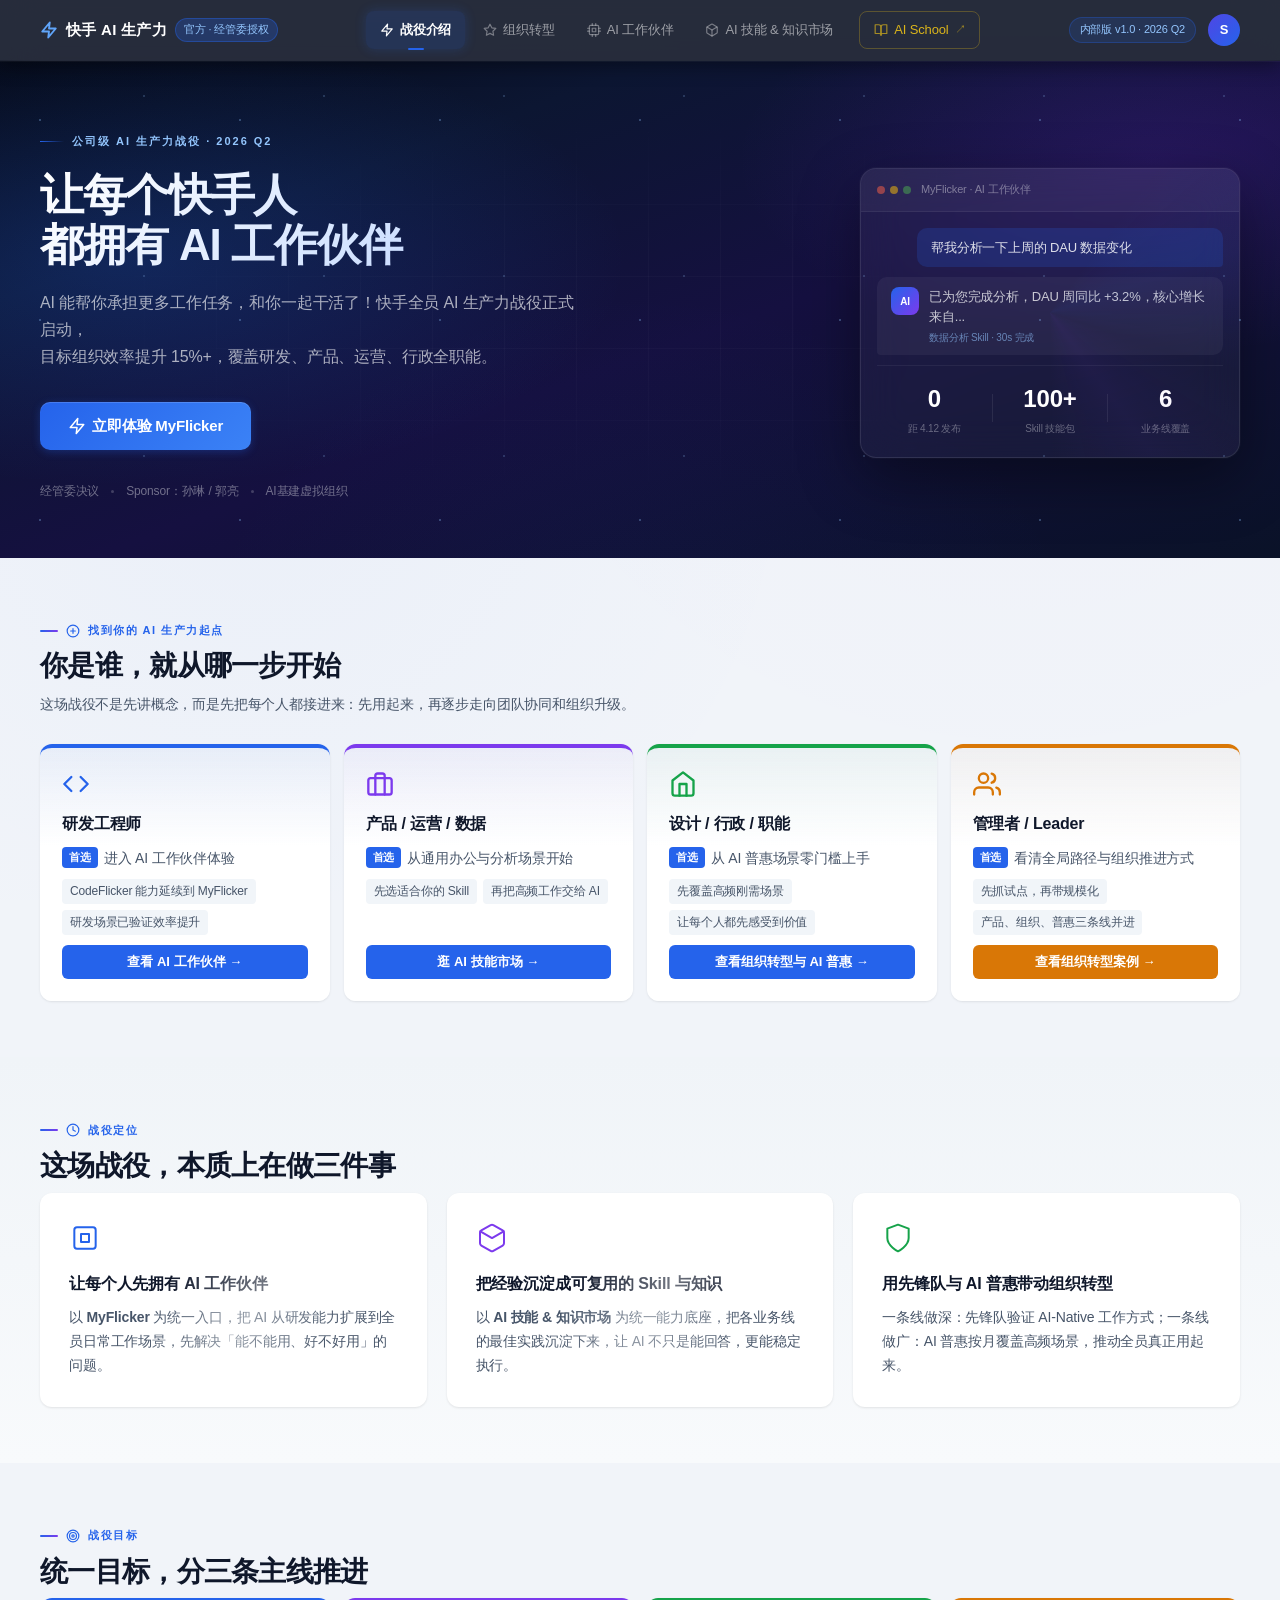
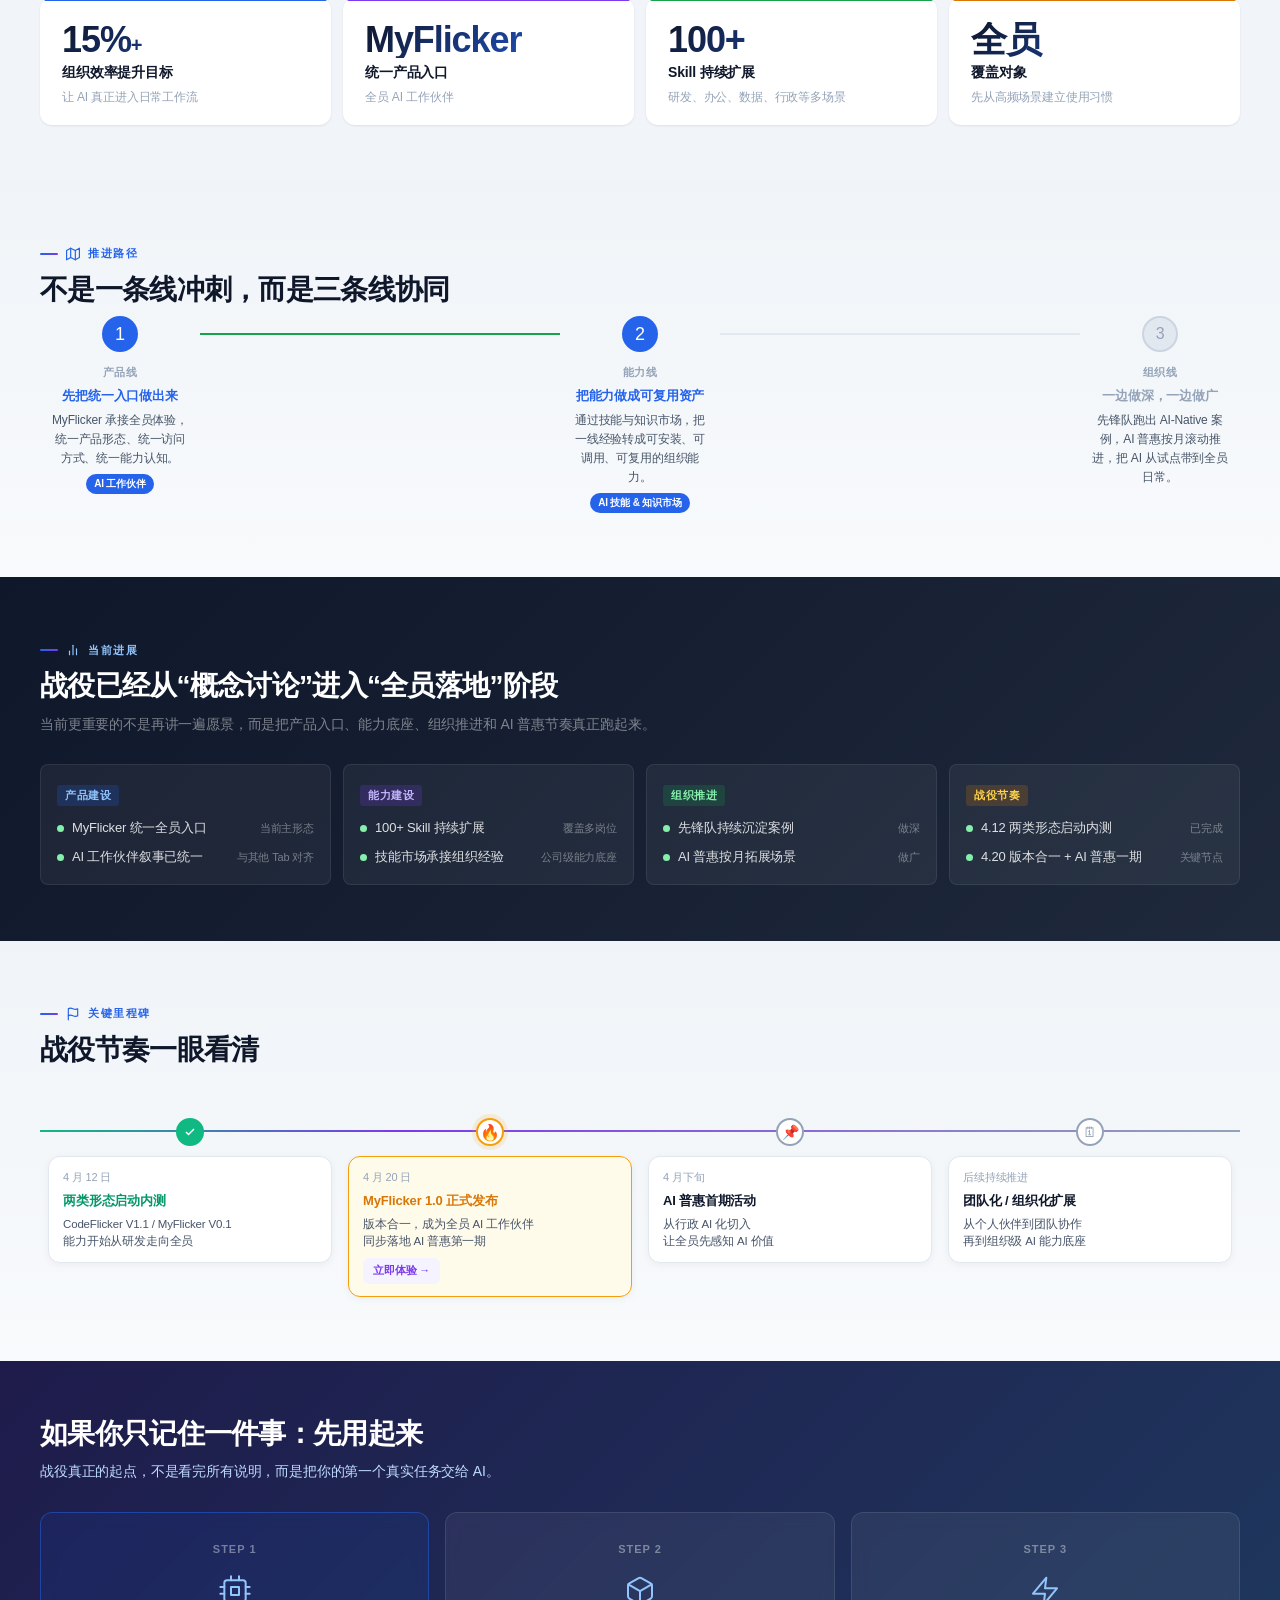
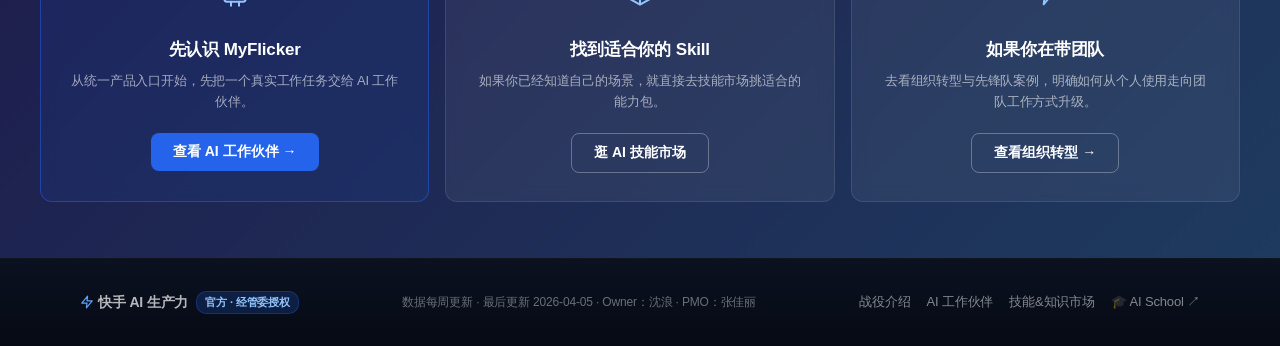
<file: landing/index.html>
<!DOCTYPE html>
<html lang="zh-CN">
<head>
  <meta charset="UTF-8" />
  <meta name="viewport" content="width=device-width, initial-scale=1.0" />
  <title>快手 AI 生产力</title>
  <link rel="icon" type="image/svg+xml" href="favicon.svg" />
  <link rel="stylesheet" href="styles.css" />
</head>
<body>

<!-- ========== TOPBAR ========== -->
<nav id="topbar">
  <div class="topbar-inner">
    <div class="topbar-brand">
      <svg class="brand-icon" width="18" height="18" viewBox="0 0 24 24" fill="none" stroke="#60a5fa" stroke-width="2.5" stroke-linecap="round" stroke-linejoin="round"><path d="M13 2L3 14h9l-1 8 10-12h-9l1-8z"/></svg>
      <span class="brand-name">快手 AI 生产力</span>
      <span class="brand-badge">官方 · 经管委授权</span>
    </div>
    <ul class="topbar-tabs" id="mainTabs">
      <li class="tab-item active" data-tab="intro"><svg class="tab-icon" width="14" height="14" viewBox="0 0 24 24" fill="none" stroke="currentColor" stroke-width="2" stroke-linecap="round" stroke-linejoin="round"><path d="M13 2L3 14h9l-1 8 10-12h-9l1-8z"/></svg> 战役介绍</li>
      <li class="tab-item" data-tab="pioneer"><svg class="tab-icon" width="14" height="14" viewBox="0 0 24 24" fill="none" stroke="currentColor" stroke-width="2" stroke-linecap="round" stroke-linejoin="round"><polygon points="12 2 15.09 8.26 22 9.27 17 14.14 18.18 21.02 12 17.77 5.82 21.02 7 14.14 2 9.27 8.91 8.26 12 2"/></svg> 组织转型</li>
      <li class="tab-item" data-tab="product"><svg class="tab-icon" width="14" height="14" viewBox="0 0 24 24" fill="none" stroke="currentColor" stroke-width="2" stroke-linecap="round" stroke-linejoin="round"><rect x="4" y="4" width="16" height="16" rx="2" ry="2"/><rect x="9" y="9" width="6" height="6"/><path d="M9 1v3M15 1v3M9 20v3M15 20v3M20 9h3M20 14h3M1 9h3M1 14h3"/></svg> AI 工作伙伴</li>
      <li class="tab-item" data-tab="skill"><svg class="tab-icon" width="14" height="14" viewBox="0 0 24 24" fill="none" stroke="currentColor" stroke-width="2" stroke-linecap="round" stroke-linejoin="round"><path d="M21 16V8a2 2 0 0 0-1-1.73l-7-4a2 2 0 0 0-2 0l-7 4A2 2 0 0 0 3 8v8a2 2 0 0 0 1 1.73l7 4a2 2 0 0 0 2 0l7-4A2 2 0 0 0 21 16z"/><polyline points="3.27 6.96 12 12.01 20.73 6.96"/><line x1="12" y1="22.08" x2="12" y2="12"/></svg> AI 技能 &amp; 知识市场</li>
      <li class="tab-item tab-item-external" onclick="window.open('https://ai-school.corp.kuaishou.com/', '_blank')" title="跳转到 AI School 学习平台"><svg class="tab-icon" width="14" height="14" viewBox="0 0 24 24" fill="none" stroke="currentColor" stroke-width="2" stroke-linecap="round" stroke-linejoin="round"><path d="M2 3h6a4 4 0 0 1 4 4v14a3 3 0 0 0-3-3H2z"/><path d="M22 3h-6a4 4 0 0 0-4 4v14a3 3 0 0 1 3-3h7z"/></svg> AI School <span class="tab-ext-icon">↗</span></li>
    </ul>
    <div class="topbar-right">
      <span class="version-badge">内部版 v1.0 · 2026 Q2</span>
      <div class="user-avatar">S</div>
    </div>
  </div>
</nav>

<!-- ========== HERO ========== -->
<section id="hero">
  <div class="hero-bg"></div>
  <div class="hero-grid-overlay"></div>
  <div class="hero-content">
    <div class="hero-left">
      <div class="hero-label">公司级 AI 生产力战役 · 2026 Q2</div>
      <h1 class="hero-title">让每个快手人<br/>都拥有 AI 工作伙伴</h1>
      <p class="hero-sub">AI 能帮你承担更多工作任务，和你一起干活了！快手全员 AI 生产力战役正式启动，<br/>目标组织效率提升 15%+，覆盖研发、产品、运营、行政全职能。</p>
      <div class="hero-actions">
        <a class="btn-primary" href="https://myflicker.kuaishou.com" target="_blank">
          <svg width="18" height="18" viewBox="0 0 24 24" fill="none" stroke="currentColor" stroke-width="2" stroke-linecap="round" stroke-linejoin="round" style="margin-right:6px"><path d="M13 2L3 14h9l-1 8 10-12h-9l1-8z"/></svg>
          立即体验 MyFlicker
        </a>
      </div>
      <div class="hero-trust">
        <span class="hero-trust-item">经管委决议</span>
        <span class="hero-trust-dot"></span>
        <span class="hero-trust-item">Sponsor：孙琳 / 郭亮</span>
        <span class="hero-trust-dot"></span>
        <span class="hero-trust-item">AI基建虚拟组织</span>
      </div>
    </div>
    <div class="hero-right">
      <!-- Product visual: floating app mockup -->
      <div class="hero-product-card">
        <div class="hpc-titlebar">
          <div class="hpc-dots"><span></span><span></span><span></span></div>
          <span class="hpc-title">MyFlicker · AI 工作伙伴</span>
        </div>
        <div class="hpc-body">
          <div class="hpc-chat hpc-chat-user">帮我分析一下上周的 DAU 数据变化</div>
          <div class="hpc-chat hpc-chat-ai">
            <div class="hpc-ai-avatar">AI</div>
            <div>
              <div class="hpc-ai-text">已为您完成分析，DAU 周同比 +3.2%，核心增长来自...</div>
              <div class="hpc-ai-tag">数据分析 Skill · 30s 完成</div>
            </div>
          </div>
          <div class="hpc-metrics">
            <div class="hpc-metric">
              <div class="hpc-metric-num" id="countdownDays">—</div>
              <div class="hpc-metric-label">距 4.12 发布</div>
            </div>
            <div class="hpc-metric-divider"></div>
            <div class="hpc-metric">
              <div class="hpc-metric-num">100+</div>
              <div class="hpc-metric-label">Skill 技能包</div>
            </div>
            <div class="hpc-metric-divider"></div>
            <div class="hpc-metric">
              <div class="hpc-metric-num">6</div>
              <div class="hpc-metric-label">业务线覆盖</div>
            </div>
          </div>
        </div>
        <div class="hpc-glow"></div>
      </div>
    </div>
  </div>
</section>

<!-- ========== TABS CONTENT ========== -->
<main id="main-content">

  <!-- ====== TAB 1: 战役介绍 ====== -->
  <div class="tab-panel active" id="tab-intro">
    <!-- Section A: 用户入口矩阵 -->
    <section class="section section-entry">
      <div class="section-inner">
        <div class="section-label"><svg class="sec-icon" width="14" height="14" viewBox="0 0 24 24" fill="none" stroke="currentColor" stroke-width="2" stroke-linecap="round" stroke-linejoin="round"><circle cx="12" cy="12" r="10"/><line x1="12" y1="8" x2="12" y2="16"/><line x1="8" y1="12" x2="16" y2="12"/></svg> 找到你的 AI 生产力起点</div>
        <h2 class="section-title">你是谁，就从哪一步开始</h2>
        <p class="section-desc">这场战役不是先讲概念，而是先把每个人都接进来：先用起来，再逐步走向团队协同和组织升级。</p>
        <div class="entry-grid">
          <div class="entry-card entry-card-blue">
            <div class="entry-icon"><svg width="28" height="28" viewBox="0 0 24 24" fill="none" stroke="var(--accent-blue)" stroke-width="2" stroke-linecap="round" stroke-linejoin="round"><polyline points="16 18 22 12 16 6"/><polyline points="8 6 2 12 8 18"/></svg></div>
            <div class="entry-title">研发工程师</div>
            <div class="entry-primary">
              <span class="entry-badge">首选</span>进入 AI 工作伙伴体验
            </div>
            <div class="entry-extends">
              <span class="ext-tag">CodeFlicker 能力延续到 MyFlicker</span>
              <span class="ext-tag">研发场景已验证效率提升</span>
            </div>
            <button class="entry-btn" onclick="switchTab('product')">查看 AI 工作伙伴 →</button>
          </div>
          <div class="entry-card entry-card-purple">
            <div class="entry-icon"><svg width="28" height="28" viewBox="0 0 24 24" fill="none" stroke="var(--accent-purple)" stroke-width="2" stroke-linecap="round" stroke-linejoin="round"><rect x="2" y="7" width="20" height="14" rx="2" ry="2"/><path d="M16 21V5a2 2 0 0 0-2-2h-4a2 2 0 0 0-2 2v16"/></svg></div>
            <div class="entry-title">产品 / 运营 / 数据</div>
            <div class="entry-primary">
              <span class="entry-badge">首选</span>从通用办公与分析场景开始
            </div>
            <div class="entry-extends">
              <span class="ext-tag">先选适合你的 Skill</span>
              <span class="ext-tag">再把高频工作交给 AI</span>
            </div>
            <button class="entry-btn" onclick="switchTab('skill')">逛 AI 技能市场 →</button>
          </div>
          <div class="entry-card entry-card-green">
            <div class="entry-icon"><svg width="28" height="28" viewBox="0 0 24 24" fill="none" stroke="var(--accent-green)" stroke-width="2" stroke-linecap="round" stroke-linejoin="round"><path d="M3 9l9-7 9 7v11a2 2 0 0 1-2 2H5a2 2 0 0 1-2-2z"/><polyline points="9 22 9 12 15 12 15 22"/></svg></div>
            <div class="entry-title">设计 / 行政 / 职能</div>
            <div class="entry-primary">
              <span class="entry-badge">首选</span>从 AI 普惠场景零门槛上手
            </div>
            <div class="entry-extends">
              <span class="ext-tag">先覆盖高频刚需场景</span>
              <span class="ext-tag">让每个人都先感受到价值</span>
            </div>
            <button class="entry-btn" onclick="switchTab('pioneer')">查看组织转型与 AI 普惠 →</button>
          </div>
          <div class="entry-card entry-card-amber">
            <div class="entry-icon"><svg width="28" height="28" viewBox="0 0 24 24" fill="none" stroke="var(--accent-amber)" stroke-width="2" stroke-linecap="round" stroke-linejoin="round"><path d="M17 21v-2a4 4 0 0 0-4-4H5a4 4 0 0 0-4 4v2"/><circle cx="9" cy="7" r="4"/><path d="M23 21v-2a4 4 0 0 0-3-3.87"/><path d="M16 3.13a4 4 0 0 1 0 7.75"/></svg></div>
            <div class="entry-title">管理者 / Leader</div>
            <div class="entry-primary">
              <span class="entry-badge">首选</span>看清全局路径与组织推进方式
            </div>
            <div class="entry-extends">
              <span class="ext-tag">先抓试点，再带规模化</span>
              <span class="ext-tag">产品、组织、普惠三条线并进</span>
            </div>
            <button class="entry-btn entry-btn-amber" onclick="switchTab('pioneer')">查看组织转型案例 →</button>
          </div>
        </div>
      </div>
    </section>

    <!-- Section B: 战役定位 -->
    <section class="section section-bg-gray">
      <div class="section-inner">
        <div class="section-label"><svg class="sec-icon" width="14" height="14" viewBox="0 0 24 24" fill="none" stroke="currentColor" stroke-width="2" stroke-linecap="round" stroke-linejoin="round"><circle cx="12" cy="12" r="10"/><polyline points="12 6 12 12 16 14"/></svg> 战役定位</div>
        <h2 class="section-title">这场战役，本质上在做三件事</h2>
        <div class="three-cols">
          <div class="col-card">
            <div class="col-icon"><svg width="32" height="32" viewBox="0 0 24 24" fill="none" stroke="var(--accent-blue)" stroke-width="1.5" stroke-linecap="round" stroke-linejoin="round"><rect x="4" y="4" width="16" height="16" rx="2" ry="2"/><rect x="9" y="9" width="6" height="6"/></svg></div>
            <h3>让每个人先拥有 AI 工作伙伴</h3>
            <p>以 <strong>MyFlicker</strong> 为统一入口，把 AI 从研发能力扩展到全员日常工作场景，先解决「能不能用、好不好用」的问题。</p>
          </div>
          <div class="col-card">
            <div class="col-icon"><svg width="32" height="32" viewBox="0 0 24 24" fill="none" stroke="var(--accent-purple)" stroke-width="1.5" stroke-linecap="round" stroke-linejoin="round"><path d="M21 16V8a2 2 0 0 0-1-1.73l-7-4a2 2 0 0 0-2 0l-7 4A2 2 0 0 0 3 8v8a2 2 0 0 0 1 1.73l7 4a2 2 0 0 0 2 0l7-4A2 2 0 0 0 21 16z"/><polyline points="3.27 6.96 12 12.01 20.73 6.96"/></svg></div>
            <h3>把经验沉淀成可复用的 Skill 与知识</h3>
            <p>以 <strong>AI 技能 &amp; 知识市场</strong> 为统一能力底座，把各业务线的最佳实践沉淀下来，让 AI 不只是能回答，更能稳定执行。</p>
          </div>
          <div class="col-card">
            <div class="col-icon"><svg width="32" height="32" viewBox="0 0 24 24" fill="none" stroke="var(--accent-green)" stroke-width="1.5" stroke-linecap="round" stroke-linejoin="round"><path d="M12 22s8-4 8-10V5l-8-3-8 3v7c0 6 8 10 8 10z"/></svg></div>
            <h3>用先锋队与 AI 普惠带动组织转型</h3>
            <p>一条线做深：先锋队验证 AI-Native 工作方式；一条线做广：AI 普惠按月覆盖高频场景，推动全员真正用起来。</p>
          </div>
        </div>
      </div>
    </section>

    <!-- Section C: 目标体系 -->
    <section class="section">
      <div class="section-inner">
        <div class="section-label"><svg class="sec-icon" width="14" height="14" viewBox="0 0 24 24" fill="none" stroke="currentColor" stroke-width="2" stroke-linecap="round" stroke-linejoin="round"><circle cx="12" cy="12" r="10"/><circle cx="12" cy="12" r="6"/><circle cx="12" cy="12" r="2"/></svg> 战役目标</div>
        <h2 class="section-title">统一目标，分三条主线推进</h2>
        <div class="stats-strip">
          <div class="stat-chip">
            <div class="stat-accent" style="background:var(--accent-blue)"></div>
            <div class="stat-num">15%<span class="stat-sup">+</span></div>
            <div class="stat-label">组织效率提升目标</div>
            <div class="stat-sub">让 AI 真正进入日常工作流</div>
          </div>
          <div class="stat-chip">
            <div class="stat-accent" style="background:var(--accent-purple)"></div>
            <div class="stat-num">MyFlicker</div>
            <div class="stat-label">统一产品入口</div>
            <div class="stat-sub">全员 AI 工作伙伴</div>
          </div>
          <div class="stat-chip">
            <div class="stat-accent" style="background:var(--accent-green)"></div>
            <div class="stat-num">100+</div>
            <div class="stat-label">Skill 持续扩展</div>
            <div class="stat-sub">研发、办公、数据、行政等多场景</div>
          </div>
          <div class="stat-chip">
            <div class="stat-accent" style="background:var(--accent-amber)"></div>
            <div class="stat-num">全员</div>
            <div class="stat-label">覆盖对象</div>
            <div class="stat-sub">先从高频场景建立使用习惯</div>
          </div>
        </div>
      </div>
    </section>

    <!-- Section D: 三条推进主线 -->
    <section class="section section-bg-gray">
      <div class="section-inner">
        <div class="section-label"><svg class="sec-icon" width="14" height="14" viewBox="0 0 24 24" fill="none" stroke="currentColor" stroke-width="2" stroke-linecap="round" stroke-linejoin="round"><polygon points="1 6 1 22 8 18 16 22 23 18 23 2 16 6 8 2 1 6"/><line x1="8" y1="2" x2="8" y2="18"/><line x1="16" y1="6" x2="16" y2="22"/></svg> 推进路径</div>
        <h2 class="section-title">不是一条线冲刺，而是三条线协同</h2>
        <div class="timeline-h">
          <div class="tl-item tl-current">
            <div class="tl-dot tl-dot-current">1</div>
            <div class="tl-content">
              <div class="tl-year">产品线</div>
              <div class="tl-title">先把统一入口做出来</div>
              <div class="tl-desc">MyFlicker 承接全员体验，统一产品形态、统一访问方式、统一能力认知。</div>
            </div>
            <div class="tl-badge">AI 工作伙伴</div>
          </div>
          <div class="tl-line tl-line-done"></div>
          <div class="tl-item tl-current">
            <div class="tl-dot tl-dot-current">2</div>
            <div class="tl-content">
              <div class="tl-year">能力线</div>
              <div class="tl-title">把能力做成可复用资产</div>
              <div class="tl-desc">通过技能与知识市场，把一线经验转成可安装、可调用、可复用的组织能力。</div>
            </div>
            <div class="tl-badge">AI 技能 &amp; 知识市场</div>
          </div>
          <div class="tl-line"></div>
          <div class="tl-item tl-future">
            <div class="tl-dot tl-dot-future">3</div>
            <div class="tl-content">
              <div class="tl-year">组织线</div>
              <div class="tl-title">一边做深，一边做广</div>
              <div class="tl-desc">先锋队跑出 AI-Native 案例，AI 普惠按月滚动推进，把 AI 从试点带到全员日常。</div>
            </div>
          </div>
        </div>
      </div>
    </section>

    <!-- Section E: 当前进展 -->
    <section class="section section-dark" id="section-progress">
      <div class="section-inner">
        <div class="section-label" style="color:var(--blue-300)"><svg class="sec-icon" width="14" height="14" viewBox="0 0 24 24" fill="none" stroke="currentColor" stroke-width="2" stroke-linecap="round" stroke-linejoin="round"><line x1="18" y1="20" x2="18" y2="10"/><line x1="12" y1="20" x2="12" y2="4"/><line x1="6" y1="20" x2="6" y2="14"/></svg> 当前进展</div>
        <h2 class="section-title" style="color:#fff">战役已经从“概念讨论”进入“全员落地”阶段</h2>
        <p class="section-desc" style="color:rgba(255,255,255,0.45)">当前更重要的不是再讲一遍愿景，而是把产品入口、能力底座、组织推进和 AI 普惠节奏真正跑起来。</p>

        <div class="sprint-status-grid">
          <div class="sprint-cat-card">
            <div class="sprint-cat-label cat-product">产品建设</div>
            <div class="sprint-cat-items">
              <div class="sprint-item"><span class="si-dot si-green"></span><span class="si-name">MyFlicker 统一全员入口</span><span class="si-tag">当前主形态</span></div>
              <div class="sprint-item"><span class="si-dot si-green"></span><span class="si-name">AI 工作伙伴叙事已统一</span><span class="si-tag">与其他 Tab 对齐</span></div>
            </div>
          </div>
          <div class="sprint-cat-card">
            <div class="sprint-cat-label cat-tech">能力建设</div>
            <div class="sprint-cat-items">
              <div class="sprint-item"><span class="si-dot si-green"></span><span class="si-name">100+ Skill 持续扩展</span><span class="si-tag">覆盖多岗位</span></div>
              <div class="sprint-item"><span class="si-dot si-green"></span><span class="si-name">技能市场承接组织经验</span><span class="si-tag">公司级能力底座</span></div>
            </div>
          </div>
          <div class="sprint-cat-card">
            <div class="sprint-cat-label cat-biz">组织推进</div>
            <div class="sprint-cat-items">
              <div class="sprint-item"><span class="si-dot si-green"></span><span class="si-name">先锋队持续沉淀案例</span><span class="si-tag">做深</span></div>
              <div class="sprint-item"><span class="si-dot si-green"></span><span class="si-name">AI 普惠按月拓展场景</span><span class="si-tag">做广</span></div>
            </div>
          </div>
          <div class="sprint-cat-card">
            <div class="sprint-cat-label cat-ops">战役节奏</div>
            <div class="sprint-cat-items">
              <div class="sprint-item"><span class="si-dot si-green"></span><span class="si-name">4.12 两类形态启动内测</span><span class="si-tag">已完成</span></div>
              <div class="sprint-item"><span class="si-dot si-green"></span><span class="si-name">4.20 版本合一 + AI 普惠一期</span><span class="si-tag">关键节点</span></div>
            </div>
          </div>
        </div>
      </div>
    </section>

    <!-- Section F: 关键里程碑 -->
    <section class="section section-bg-gray">
      <div class="section-inner">
        <div class="section-label"><svg class="sec-icon" width="14" height="14" viewBox="0 0 24 24" fill="none" stroke="currentColor" stroke-width="2" stroke-linecap="round" stroke-linejoin="round"><path d="M4 15s1-1 4-1 5 2 8 2 4-1 4-1V3s-1 1-4 1-5-2-8-2-4 1-4 1z"/><line x1="4" y1="22" x2="4" y2="15"/></svg> 关键里程碑</div>
        <h2 class="section-title">战役节奏一眼看清</h2>
        <div class="milestones-h">
          <div class="mh-track">
            <div class="mh-line"></div>
            <div class="mh-node mh-done">
              <div class="mh-dot">
                <svg width="12" height="12" viewBox="0 0 24 24" fill="none" stroke="currentColor" stroke-width="3"><polyline points="20 6 9 17 4 12"/></svg>
              </div>
              <div class="mh-card">
                <div class="mh-date">4 月 12 日</div>
                <div class="mh-name">两类形态启动内测</div>
                <div class="mh-desc">CodeFlicker V1.1 / MyFlicker V0.1<br/>能力开始从研发走向全员</div>
              </div>
            </div>
            <div class="mh-node mh-hot">
              <div class="mh-dot">🔥</div>
              <div class="mh-card">
                <div class="mh-date">4 月 20 日</div>
                <div class="mh-name">MyFlicker 1.0 正式发布</div>
                <div class="mh-desc">版本合一，成为全员 AI 工作伙伴<br/>同步落地 AI 普惠第一期</div>
                <a class="mh-cta" href="https://myflicker.kuaishou.com" target="_blank">立即体验 →</a>
              </div>
            </div>
            <div class="mh-node mh-plan">
              <div class="mh-dot">📌</div>
              <div class="mh-card">
                <div class="mh-date">4 月下旬</div>
                <div class="mh-name">AI 普惠首期活动</div>
                <div class="mh-desc">从行政 AI 化切入<br/>让全员先感知 AI 价值</div>
              </div>
            </div>
            <div class="mh-node mh-plan">
              <div class="mh-dot">🗓</div>
              <div class="mh-card">
                <div class="mh-date">后续持续推进</div>
                <div class="mh-name">团队化 / 组织化扩展</div>
                <div class="mh-desc">从个人伙伴到团队协作<br/>再到组织级 AI 能力底座</div>
              </div>
            </div>
          </div>
        </div>
      </div>
    </section>

    <!-- Section G: 加入行动 CTA -->
    <section class="section section-cta">
      <div class="section-inner">
        <h2 class="section-title" style="color:#fff">如果你只记住一件事：先用起来</h2>
        <p class="section-desc" style="color:var(--blue-200)">战役真正的起点，不是看完所有说明，而是把你的第一个真实任务交给 AI。</p>
        <div class="cta-grid">
          <div class="cta-card cta-card-highlight">
            <div class="cta-step">Step 1</div>
            <div class="cta-icon"><svg width="32" height="32" viewBox="0 0 24 24" fill="none" stroke="var(--blue-300)" stroke-width="1.5" stroke-linecap="round" stroke-linejoin="round"><rect x="4" y="4" width="16" height="16" rx="2" ry="2"/><rect x="9" y="9" width="6" height="6"/><path d="M9 1v3M15 1v3M9 20v3M15 20v3M20 9h3M20 14h3M1 9h3M1 14h3"/></svg></div>
            <div class="cta-title">先认识 MyFlicker</div>
            <div class="cta-desc">从统一产品入口开始，先把一个真实工作任务交给 AI 工作伙伴。</div>
            <button class="cta-btn cta-btn-primary" onclick="switchTab('product')">查看 AI 工作伙伴 →</button>
          </div>
          <div class="cta-card">
            <div class="cta-step">Step 2</div>
            <div class="cta-icon"><svg width="32" height="32" viewBox="0 0 24 24" fill="none" stroke="var(--blue-300)" stroke-width="1.5" stroke-linecap="round" stroke-linejoin="round"><path d="M21 16V8a2 2 0 0 0-1-1.73l-7-4a2 2 0 0 0-2 0l-7 4A2 2 0 0 0 3 8v8a2 2 0 0 0 1 1.73l7 4a2 2 0 0 0 2 0l7-4A2 2 0 0 0 21 16z"/><polyline points="3.27 6.96 12 12.01 20.73 6.96"/><line x1="12" y1="22.08" x2="12" y2="12"/></svg></div>
            <div class="cta-title">找到适合你的 Skill</div>
            <div class="cta-desc">如果你已经知道自己的场景，就直接去技能市场挑适合的能力包。</div>
            <button class="cta-btn cta-btn-outline" onclick="switchTab('skill')">逛 AI 技能市场</button>
          </div>
          <div class="cta-card">
            <div class="cta-step">Step 3</div>
            <div class="cta-icon"><svg width="32" height="32" viewBox="0 0 24 24" fill="none" stroke="var(--blue-300)" stroke-width="1.5" stroke-linecap="round" stroke-linejoin="round"><path d="M13 2L3 14h9l-1 8 10-12h-9l1-8z"/></svg></div>
            <div class="cta-title">如果你在带团队</div>
            <div class="cta-desc">去看组织转型与先锋队案例，明确如何从个人使用走向团队工作方式升级。</div>
            <button class="cta-btn cta-btn-outline" onclick="switchTab('pioneer')">查看组织转型 →</button>
          </div>
        </div>
      </div>
    </section>
  </div><!-- /tab-intro -->

  <!-- ====== TAB 2: AI 工作伙伴 ====== -->
  <div class="tab-panel" id="tab-product">

    <!-- Section A: 产品对比 + 效率大数字 合并 -->
    <section class="section">
      <div class="section-inner">
        <div class="section-label"><svg class="sec-icon" width="14" height="14" viewBox="0 0 24 24" fill="none" stroke="currentColor" stroke-width="2" stroke-linecap="round" stroke-linejoin="round"><rect x="4" y="4" width="16" height="16" rx="2" ry="2"/><rect x="9" y="9" width="6" height="6"/><path d="M9 1v3M15 1v3M9 20v3M15 20v3M20 9h3M20 14h3M1 9h3M1 14h3"/></svg> 快手 AI 工作伙伴</div>
        <h2 class="section-title">MyFlicker：你的 AI 工作伙伴，今天起陪你一起上班</h2>
        <p class="section-desc">不是来替代你的，而是陪你一起把工作做得更好——两种接入方式，全员即开即用</p>

        <!-- MyFlicker 产品介绍（单卡 + 自我介绍文案）-->
        <div class="mf-intro-card">
          <div class="mf-intro-left">
            <div class="mf-intro-icon">
              <svg width="28" height="28" viewBox="0 0 24 24" fill="none" stroke="var(--accent-purple)" stroke-width="2" stroke-linecap="round" stroke-linejoin="round"><rect x="4" y="4" width="16" height="16" rx="2" ry="2"/><rect x="9" y="9" width="6" height="6"/><path d="M9 1v3M15 1v3M9 20v3M15 20v3M20 9h3M20 14h3M1 9h3M1 14h3"/></svg>
            </div>
            <div class="mf-intro-meta">
              <div class="mf-intro-name">MyFlicker</div>
              <div class="mf-intro-version">V1.0 · 4.20 正式发布</div>
            </div>
          </div>
          <div class="mf-intro-body">
            <p class="mf-intro-quote">"你不需要懂技术，只需要告诉我你想要什么——我们一起把它搞定。"</p>
            <p class="mf-intro-desc">KIM 对话界面，无需安装，任何快手人即开即用。从 2024 年的代码补全工具，到今天陪伴全体员工的 AI 工作伙伴——同一套大脑，向每个岗位报到了。</p>
            <div class="mf-intro-tags">
              <span>🌐 全员可用</span>
              <span>💬 KIM 对话入口</span>
              <span>⚡ 100+ Skill</span>
              <span>🔒 数据不出域</span>
            </div>
          </div>
          <a class="mf-intro-btn" href="https://myflicker.kuaishou.com" target="_blank">立即体验 →</a>
        </div>

        <!-- 三大定位介绍（新增）-->
        <div class="mf-positions">
          <div class="mf-pos-card">
            <div class="mf-pos-icon">⚡</div>
            <div class="mf-pos-title">全能伙伴</div>
            <div class="mf-pos-desc">能一起干的事，没有边界。软件研发、数据分析、办公协同、汇报创作、行政服务……100+ Skill 持续扩展</div>
          </div>
          <div class="mf-pos-card">
            <div class="mf-pos-icon">🛡️</div>
            <div class="mf-pos-title">靠谱搭档</div>
            <div class="mf-pos-desc">随时在、守得住、大活一起扛。7×24 在线，Long Task 连跑 6 小时，Agent Teams 并行协作</div>
          </div>
          <div class="mf-pos-card">
            <div class="mf-pos-icon">🌱</div>
            <div class="mf-pos-title">成长队友</div>
            <div class="mf-pos-desc">越用越懂你的风格。你的习惯、偏好、工作方式被持续记住——第一天磨合，用久了是老搭档</div>
          </div>
        </div>

        <!-- 效率数字（重新设计：横向条形，4列网格）-->
        <div class="eff2-grid">
          <div class="eff2-card">
            <div class="eff2-accent" style="background:var(--accent-blue)"></div>
            <div class="eff2-role">👨‍💻 研发工程师</div>
            <div class="eff2-num" style="color:var(--accent-blue)">+40%</div>
            <div class="eff2-label">开发效率</div>
            <div class="eff2-scene">代码生成 · 需求澄清 · Auto Fix</div>
          </div>
          <div class="eff2-card">
            <div class="eff2-accent" style="background:var(--accent-purple)"></div>
            <div class="eff2-role">📋 产品经理</div>
            <div class="eff2-num" style="color:var(--accent-purple)">-90%</div>
            <div class="eff2-label">竞品调研时间</div>
            <div class="eff2-scene">竞品分析 · 需求文档 · 洞察</div>
          </div>
          <div class="eff2-card">
            <div class="eff2-accent" style="background:var(--accent-green)"></div>
            <div class="eff2-role">📊 数据分析师</div>
            <div class="eff2-num" style="color:var(--accent-green)">-80%</div>
            <div class="eff2-label">报表制作时间</div>
            <div class="eff2-scene">自动取数 · 可视化 · 洞察生成</div>
          </div>
          <div class="eff2-card">
            <div class="eff2-accent" style="background:var(--accent-amber)"></div>
            <div class="eff2-role">🏢 行政 / HR</div>
            <div class="eff2-num" style="color:var(--accent-amber)">-70%</div>
            <div class="eff2-label">重复工作时间</div>
            <div class="eff2-scene">会议纪要 · 行政服务 · 文档</div>
          </div>
        </div>
        <p class="eff2-note">来源：3月 Showcase 先锋队实测数据</p>
      </div>
    </section>

    <!-- Section B: 三大核心能力（对齐文档：全能 / 可靠 / 进化）-->
    <section class="section section-bg-gray">
      <div class="section-inner">
        <div class="section-label"><svg class="sec-icon" width="14" height="14" viewBox="0 0 24 24" fill="none" stroke="currentColor" stroke-width="2" stroke-linecap="round" stroke-linejoin="round"><path d="M13 2L3 14h9l-1 8 10-12h-9l1-8z"/></svg> 核心能力</div>
        <h2 class="section-title">和你一起干活：三大核心能力</h2>
        <div class="ab3-grid">

          <!-- ① 全能 -->
          <div class="ab3-card ab3-card-full">
            <div class="ab3-card-header">
              <div class="ab3-icon-wrap" style="background:#eff6ff"><svg width="22" height="22" viewBox="0 0 24 24" fill="none" stroke="var(--accent-blue)" stroke-width="2" stroke-linecap="round" stroke-linejoin="round"><path d="M21 16V8a2 2 0 0 0-1-1.73l-7-4a2 2 0 0 0-2 0l-7 4A2 2 0 0 0 3 8v8a2 2 0 0 0 1 1.73l7 4a2 2 0 0 0 2 0l7-4A2 2 0 0 0 21 16z"/><polyline points="3.27 6.96 12 12.01 20.73 6.96"/><line x1="12" y1="22.08" x2="12" y2="12"/></svg></div>
              <div>
                <div class="ab3-label">① 全能</div>
                <div class="ab3-title">能一起干的事，没有边界</div>
              </div>
            </div>
            <div class="ab3-desc">你真实的工作日里不只是编码——还要写文档、查数据、做汇报、对接系统、管理任务……MyFlicker 内置 100+ 公司级 Skills，覆盖日常工作中绝大多数场景。</div>
            <div class="ab3-skills">
              <span>💻 软件研发：代码生成 · Auto Fix · MR 发起</span>
              <span>📊 数据分析：KwaiBI 查询 · SQL 取数 · Data Agent</span>
              <span>🤝 办公协同：KIM 消息 · Docs 读写 · 会议室预定</span>
              <span>📝 汇报创作：高管汇报 · PPT 生成 · AI 生图</span>
              <span>🏢 行政服务：食堂菜单 · 班车时刻 · 报修 · 访客预约</span>
              <span>🔧 技术运维：天问日志 · 告警根因 · 变更异常上报</span>
            </div>
            <div class="ab3-tech">公司级 Skill 市场 · 100+ 能力 · 持续扩展</div>
          </div>

          <!-- ② 可靠 -->
          <div class="ab3-card">
            <div class="ab3-card-header">
              <div class="ab3-icon-wrap" style="background:#faf5ff"><svg width="22" height="22" viewBox="0 0 24 24" fill="none" stroke="var(--accent-purple)" stroke-width="2" stroke-linecap="round" stroke-linejoin="round"><path d="M12 22s8-4 8-10V5l-8-3-8 3v7c0 6 8 10 8 10z"/></svg></div>
              <div>
                <div class="ab3-label">② 可靠</div>
                <div class="ab3-title">随时在、守得住、大活一起扛</div>
              </div>
            </div>
            <div class="ab3-desc">合上笔记本，任务照样推进。通过 KIM 消息号下发任务，Remote Agent 7×24 小时在线执行。Long Task 连跑 6+ 小时，自动执行→验证→修复循环，不需要你盯着。遇到复杂大任务，召唤多个子 Agent 并行协作——这就是 Agent Teams。</div>
            <div class="ab3-bullets">
              <div>📱 <strong>随时在</strong>：KIM 发条消息，立即响应；合上电脑，云端继续</div>
              <div>🏃 <strong>守得住</strong>：Long Task 6 小时以上持续执行，自动纠错不跑偏</div>
              <div>🤝 <strong>大活一起扛</strong>：Agent Teams 自动拆分任务，多子 Agent 并行协同</div>
            </div>
            <div class="ab3-tech">Remote Agent · Long Task · Agent Teams · 自动修复</div>
          </div>

          <!-- ③ 进化 -->
          <div class="ab3-card">
            <div class="ab3-card-header">
              <div class="ab3-icon-wrap" style="background:#f0fdf4"><svg width="22" height="22" viewBox="0 0 24 24" fill="none" stroke="var(--accent-green)" stroke-width="2" stroke-linecap="round" stroke-linejoin="round"><path d="M12 20h9"/><path d="M16.5 3.5a2.121 2.121 0 0 1 3 3L7 19l-4 1 1-4L16.5 3.5z"/></svg></div>
              <div>
                <div class="ab3-label">③ 进化</div>
                <div class="ab3-title">今天纠正过的，明天不会再犯</div>
              </div>
            </div>
            <div class="ab3-desc">你的代码风格、技术选型偏好、工作习惯被持续感知和记忆。第一天用，我们还在磨合；用久了，我就像你的老搭档。社区共同进化——任何人都可以贡献新 Skill，整个组织的经验在这里汇聚。</div>
            <div class="ab3-bullets">
              <div>🧠 <strong>越用越懂你</strong>：习惯、偏好、风格持续记忆，第一天磨合 → 用久了是老搭档</div>
              <div>🔄 <strong>纠错即学习</strong>：今天纠正的问题写入记忆，明天不再重犯</div>
              <div>🌱 <strong>社区共同进化</strong>：你的经验整理成新 Skill，滋养整个组织</div>
            </div>
            <div class="ab3-tech">自进化体系 · 长期记忆 · Skills 市场共建</div>
          </div>

        </div>
      </div>
    </section>

    <!-- Section C: 版本路线（横向时间线，参考演进之路样式）-->
    <section class="section">
      <div class="section-inner">
        <div class="section-label"><svg class="sec-icon" width="14" height="14" viewBox="0 0 24 24" fill="none" stroke="currentColor" stroke-width="2" stroke-linecap="round" stroke-linejoin="round"><polygon points="1 6 1 22 8 18 16 22 23 18 23 2 16 6 8 2 1 6"/><line x1="8" y1="2" x2="8" y2="18"/><line x1="16" y1="6" x2="16" y2="22"/></svg> 产品路线图</div>
        <h2 class="section-title">MyFlicker 成长路线图</h2>
        <p class="section-desc">同一个伙伴，协作半径不断扩大——从个人伙伴，到团队伙伴，再到组织伙伴</p>

        <!-- 横向时间线 -->
        <div class="htl-wrapper">
          <!-- 时间线主体 -->
          <div class="htl-track">
            <!-- 连接线 -->
            <div class="htl-line"></div>
            <!-- 共用底层标注：从节点3开始覆盖右侧 -->
            <div class="htl-shared-bar">共用底层：AgentOS（AgentCore · 全域 Skill · Auto · 安全体系）</div>

            <!-- 节点 1: 2024-2025 Kwaipilot -->
            <div class="htl-node htl-node-done">
              <div class="htl-dot htl-dot-done">
                <svg width="14" height="14" viewBox="0 0 24 24" fill="none" stroke="currentColor" stroke-width="2.5"><polyline points="20 6 9 17 4 12"/></svg>
              </div>
              <div class="htl-date">2024—2025</div>
              <div class="htl-card htl-card-done">
                <div class="htl-card-tag htl-tag-done">✓ 已沉淀</div>
                <div class="htl-card-name">Kwaipilot</div>
                <div class="htl-card-desc">AI IDE + CLI<br/>代码补全 · 任务级生成<br/>研发覆盖率 70%</div>
              </div>
            </div>

            <!-- 节点 2: 1月30日 CodeFlicker 1.0 -->
            <div class="htl-node htl-node-done">
              <div class="htl-dot htl-dot-done">
                <svg width="14" height="14" viewBox="0 0 24 24" fill="none" stroke="currentColor" stroke-width="2.5"><path d="M13 2L3 14h9l-1 8 10-12h-9l1-8z"/></svg>
              </div>
              <div class="htl-date">1 月 30 日</div>
              <div class="htl-card htl-card-done">
                <div class="htl-card-tag htl-tag-done">✅ 已发布</div>
                <div class="htl-card-name">CodeFlicker 1.0</div>
                <div class="htl-card-desc">四大 Agent 核心能力<br/>AI 代码贡献率 30%→50%<br/>研发覆盖率 90%+</div>
              </div>
            </div>

            <!-- 节点 3: 4月12日 MyFlicker 0.1 内部测试 -->
            <div class="htl-node htl-node-done">
              <div class="htl-dot htl-dot-done">
                <svg width="14" height="14" viewBox="0 0 24 24" fill="none" stroke="currentColor" stroke-width="2.5"><polyline points="20 6 9 17 4 12"/></svg>
              </div>
              <div class="htl-date">4 月 12 日</div>
              <div class="htl-card htl-card-done">
                <div class="htl-card-tag htl-tag-done">✅ 内部测试</div>
                <div class="htl-card-name">MyFlicker 0.1</div>
                <div class="htl-card-desc">核心 AI 伙伴体验<br/>行政服务类 Skill 上线<br/>官方 Skill 门户启动</div>
              </div>
            </div>

            <!-- 节点 4: 4月20日 MyFlicker 1.0 个人伙伴 -->
            <div class="htl-node htl-node-hot">
              <div class="htl-dot htl-dot-hot">
                <svg width="14" height="14" viewBox="0 0 24 24" fill="none" stroke="currentColor" stroke-width="2.5"><polygon points="12 2 15.09 8.26 22 9.27 17 14.14 18.18 21.02 12 17.77 5.82 21.02 7 14.14 2 9.27 8.91 8.26 12 2"/></svg>
              </div>
              <div class="htl-date htl-date-active">4 月 20 日</div>
              <div class="htl-card htl-card-hot">
                <div class="htl-card-tag htl-tag-hot">🚀 正式发布</div>
                <div class="htl-card-name">MyFlicker 1.0 <span style="font-size:11px;font-weight:500;color:#7c3aed;background:#f5f3ff;padding:1px 6px;border-radius:4px;margin-left:4px">个人伙伴</span></div>
                <div class="htl-card-desc">
                  全员 AI 工作伙伴正式上线<br/>
                  全类 Skill · 游戏化体验<br/>
                  「陪你把任务做完」
                </div>
                <a class="htl-card-cta" href="https://myflicker.kuaishou.com" target="_blank">立即体验 MyFlicker →</a>
              </div>
            </div>

            <!-- 节点 5: 团队版 -->
            <div class="htl-node htl-node-plan">
              <div class="htl-dot htl-dot-plan">
                <svg width="14" height="14" viewBox="0 0 24 24" fill="none" stroke="currentColor" stroke-width="2"><path d="M17 21v-2a4 4 0 0 0-4-4H5a4 4 0 0 0-4 4v2"/><circle cx="9" cy="7" r="4"/><path d="M23 21v-2a4 4 0 0 0-3-3.87"/><path d="M16 3.13a4 4 0 0 1 0 7.75"/></svg>
              </div>
              <div class="htl-date">2026 下半年</div>
              <div class="htl-card htl-card-plan">
                <div class="htl-card-tag htl-tag-plan">📅 规划中</div>
                <div class="htl-card-name">MyFlicker 2.0 <span style="font-size:11px;font-weight:500;color:#64748b;background:#f1f5f9;padding:1px 6px;border-radius:4px;margin-left:4px">团队伙伴</span></div>
                <div class="htl-card-desc">团队共享一个伙伴<br/>对齐目标 · 知识不随人走<br/>「我们和伙伴一起干」</div>
              </div>
            </div>

            <!-- 节点 6: 组织版 -->
            <div class="htl-node htl-node-plan">
              <div class="htl-dot htl-dot-plan">
                <svg width="14" height="14" viewBox="0 0 24 24" fill="none" stroke="currentColor" stroke-width="2"><rect x="2" y="7" width="20" height="14" rx="2"/><path d="M16 7V5a2 2 0 0 0-2-2h-4a2 2 0 0 0-2 2v2"/><line x1="12" y1="12" x2="12" y2="16"/><line x1="10" y1="14" x2="14" y2="14"/></svg>
              </div>
              <div class="htl-date">2026 年底</div>
              <div class="htl-card htl-card-plan">
                <div class="htl-card-tag htl-tag-plan">✦ 展望</div>
                <div class="htl-card-name">MyFlicker x.0 <span style="font-size:11px;font-weight:500;color:#64748b;background:#f1f5f9;padding:1px 6px;border-radius:4px;margin-left:4px">组织伙伴</span></div>
                <div class="htl-card-desc">组织级 AI 能力底座<br/>跨团队协作 · 方法论沉淀<br/>「组织和伙伴共同进化」</div>
              </div>
            </div>
          </div>

          <!-- 底部阶段标签 -->
          <div class="htl-stages">
            <div class="htl-stage">阶段①② · AI 工具</div>
            <div class="htl-stage htl-stage-active">阶段③ · 个人伙伴</div>
            <div class="htl-stage htl-stage-semi">阶段④ · 团队伙伴</div>
            <div class="htl-stage htl-stage-dim">阶段⑤ · 组织伙伴</div>
          </div>
        </div>

        <!-- 伙伴成长叙事 -->
        <div class="partner-growth-note">
          <div class="pgn-title">📌 这是同一个伙伴，在三个协作半径上的成长故事</div>
          <div class="pgn-items">
            <div class="pgn-item"><span class="pgn-stage">我和伙伴</span><span class="pgn-desc">你告诉我你想要什么，我们一起把事做完</span></div>
            <div class="pgn-arrow">→</div>
            <div class="pgn-item"><span class="pgn-stage">我们和伙伴</span><span class="pgn-desc">团队的目标对齐、知识共享，也有我陪着一起做</span></div>
            <div class="pgn-arrow">→</div>
            <div class="pgn-item"><span class="pgn-stage">组织和伙伴</span><span class="pgn-desc">全公司的方法论、最佳实践，都有我参与沉淀</span></div>
          </div>
        </div>

        <!-- AgentOS 完整架构图 v3 -->
        <div class="agentos2-wrap">
          <div class="agentos2-header">
            <div class="agentos2-kicker">AgentOS · 企业级智能底座</div>
            <h3 class="agentos2-title">同一套 AgentOS，支撑研发 + 全员双端，从对话到执行的完整闭环</h3>
            <p class="agentos2-subtitle">Cloud Agent 引擎 · 公司级 Skills 市场 · 共享记忆 · 自进化 · 全链路企业安全</p>
          </div>

          <!-- 整体架构图容器 -->
          <div class="agentos2-diagram">

            <!-- ========== 顶部：接入入口 ========== -->
            <div class="agentos2-row agentos2-row-entry">
              <!-- CodeFlicker 入口 -->
              <div class="agentos2-entry-block agentos2-entry-cf">
                <div class="agentos2-entry-header">
                  <span class="agentos2-entry-tag">研发入口</span>
                  <span class="agentos2-entry-name">CodeFlicker</span>
                </div>
                <div class="agentos2-entry-channels">
                  <div class="agentos2-channel">IDE Plugin</div>
                  <div class="agentos2-channel">CLI</div>
                </div>
                <div class="agentos2-entry-sub">主动感知 · 定时任务 · Heartbeat</div>
              </div>

              <div class="agentos2-entry-arrow">
                <div class="agentos2-arrow-label">研发先跑通 → 能力产品化 → 全员规模化</div>
                <div class="agentos2-arrow-line"></div>
              </div>

              <!-- MyFlicker 入口 -->
              <div class="agentos2-entry-block agentos2-entry-mf">
                <div class="agentos2-entry-header">
                  <span class="agentos2-entry-tag">全员入口</span>
                  <span class="agentos2-entry-name">MyFlicker</span>
                </div>
                <div class="agentos2-entry-channels">
                  <div class="agentos2-channel">客户端 / Web 端</div>
                  <div class="agentos2-channel">KIM 机器人</div>
                </div>
                <div class="agentos2-entry-sub">会话管理 · 多模态感知 · 意图识别</div>
              </div>
            </div>

            <!-- 向下连线 -->
            <div class="agentos2-connector-row">
              <div class="agentos2-vline"></div>
              <div class="agentos2-hbridge"></div>
              <div class="agentos2-vline"></div>
            </div>

            <!-- 接入层 Gateway -->
            <div class="agentos2-gateway-row">
              <div class="agentos2-gateway-label">接入层（Gateway）</div>
              <div class="agentos2-gateway-chips">
                <div class="agentos2-gchip">客户端 / Web Channel</div>
                <div class="agentos2-gchip">KIM Channel</div>
                <div class="agentos2-gchip">会话管理</div>
                <div class="agentos2-gchip">多模态感知 &amp; 意图识别</div>
              </div>
            </div>

            <div class="agentos2-down-arrow-row"><div class="agentos2-down-arrow">↓</div></div>

            <!-- ========== 中部主体：AgentOS + Sec&Ops ========== -->
            <div class="agentos2-row agentos2-row-core">

              <!-- AgentOS 核心 -->
              <div class="agentos2-core-box">
                <div class="agentos2-core-title-row">
                  <span class="agentos2-core-badge">Core</span>
                  <span class="agentos2-core-name">AgentOS</span>
                </div>
                <div class="agentos2-core-modules">
                  <div class="agentos2-module agentos2-module-cloud">
                    <div class="agentos2-mod-name">Cloud Agent 引擎</div>
                    <div class="agentos2-mod-desc">任务规划 · 多步推理 · 状态编排</div>
                  </div>
                  <div class="agentos2-module agentos2-module-edge">
                    <div class="agentos2-mod-name">Edge Agent Node</div>
                    <div class="agentos2-mod-desc">本地 CF 调度 · 端侧执行 · 低延迟响应</div>
                  </div>
                  <div class="agentos2-module agentos2-module-model">
                    <div class="agentos2-mod-name">模型 Auto 调度</div>
                    <div class="agentos2-mod-desc">成本 · 效果双优化，自动选模型</div>
                  </div>
                  <div class="agentos2-module agentos2-module-memory">
                    <div class="agentos2-mod-name">共享记忆引擎</div>
                    <div class="agentos2-mod-desc">跨会话记忆沉淀，越用越懂业务</div>
                  </div>
                  <div class="agentos2-module agentos2-module-evo">
                    <div class="agentos2-mod-name">自进化引擎</div>
                    <div class="agentos2-mod-desc">从使用中学习，Skill 持续优化</div>
                  </div>
                </div>
              </div>

              <!-- Sec&Ops 安全体系 -->
              <div class="agentos2-secops-box">
                <div class="agentos2-secops-title">Sec &amp; Ops</div>
                <div class="agentos2-secops-items">
                  <div class="agentos2-sec-item">
                    <div class="agentos2-sec-name">高可用</div>
                    <div class="agentos2-sec-detail">存算分离 · 故障转移</div>
                  </div>
                  <div class="agentos2-sec-divider"></div>
                  <div class="agentos2-sec-item">
                    <div class="agentos2-sec-name">弹性扩容</div>
                    <div class="agentos2-sec-detail">超卖 · 秒级扩展</div>
                  </div>
                  <div class="agentos2-sec-divider"></div>
                  <div class="agentos2-sec-item">
                    <div class="agentos2-sec-name">安全管控</div>
                    <div class="agentos2-sec-detail">水平越权 · 垂直越权防护</div>
                  </div>
                </div>
              </div>
            </div>

            <!-- AgentOS ↔ Skills 市场双向箭头 -->
            <div class="agentos2-bidirect-row">
              <div class="agentos2-bidirect-line">
                <span class="agentos2-bidirect-label-l">安装/卸载</span>
                <span class="agentos2-bidirect-arrows">⇄</span>
                <span class="agentos2-bidirect-label-r">安全扫描 &amp; 审查 · 信息上报</span>
              </div>
            </div>

            <!-- ========== 右侧：公司级 Skills 市场 ========== -->
            <div class="agentos2-skills-box">
              <div class="agentos2-skills-header">
                <span class="agentos2-skills-badge">公司级</span>
                <span class="agentos2-skills-name">Skills 市场</span>
              </div>
              <div class="agentos2-skills-body">
                <!-- 开发工具箱 -->
                <div class="agentos2-skills-col">
                  <div class="agentos2-skills-col-title">Skills 开发工具箱</div>
                  <div class="agentos2-skills-col-items">
                    <div class="agentos2-skill-chip">Skill 开发 / 调试</div>
                    <div class="agentos2-skill-chip">Skill 评测</div>
                    <div class="agentos2-skill-chip">Skill 发布</div>
                  </div>
                </div>
                <!-- Skills 门户 -->
                <div class="agentos2-skills-col">
                  <div class="agentos2-skills-col-title">Skills 门户</div>
                  <div class="agentos2-skills-col-items">
                    <div class="agentos2-skill-chip">安装 / 卸载</div>
                    <div class="agentos2-skill-chip">评价体系</div>
                    <div class="agentos2-skill-chip">分类</div>
                  </div>
                </div>
                <!-- 业务领域 Skills -->
                <div class="agentos2-skills-col agentos2-skills-col-wide">
                  <div class="agentos2-skills-col-title">业务领域 Skills 层</div>
                  <div class="agentos2-skills-domain-grid">
                    <div class="agentos2-domain-chip">行政服务类</div>
                    <div class="agentos2-domain-chip">办公效率类</div>
                    <div class="agentos2-domain-chip">研发效能类</div>
                    <div class="agentos2-domain-chip">技术运维类</div>
                    <div class="agentos2-domain-chip">内容创作类</div>
                    <div class="agentos2-domain-chip">数据分析类</div>
                  </div>
                </div>
                <!-- 通用 Skills -->
                <div class="agentos2-skills-col agentos2-skills-col-wide">
                  <div class="agentos2-skills-col-title">通用 Skills 层</div>
                  <div class="agentos2-skills-domain-grid">
                    <div class="agentos2-domain-chip agentos2-domain-sys">KIM</div>
                    <div class="agentos2-domain-chip agentos2-domain-sys">Docs</div>
                    <div class="agentos2-domain-chip agentos2-domain-sys">SSO</div>
                    <div class="agentos2-domain-chip agentos2-domain-sys">Team</div>
                    <div class="agentos2-domain-chip agentos2-domain-sys">CDN</div>
                    <div class="agentos2-domain-chip agentos2-domain-sys">搜索</div>
                  </div>
                </div>
              </div>
            </div>

            <!-- ========== 底部：底层调用 ========== -->
            <div class="agentos2-infra-row">
              <div class="agentos2-infra-item">
                <div class="agentos2-infra-icon">☁</div>
                <div class="agentos2-infra-name">万擎（大模型平台）</div>
                <div class="agentos2-infra-desc">Cloud Agent 调用</div>
              </div>
              <div class="agentos2-infra-item">
                <div class="agentos2-infra-icon">▣</div>
                <div class="agentos2-infra-name">高密服务器</div>
                <div class="agentos2-infra-desc">Edge Node 驻留</div>
              </div>
              <div class="agentos2-infra-item">
                <div class="agentos2-infra-icon">⊡</div>
                <div class="agentos2-infra-name">个人电脑</div>
                <div class="agentos2-infra-desc">调度本地 CF</div>
              </div>
            </div>

          </div><!-- /agentos2-diagram -->
        </div><!-- /agentos2-wrap -->
      </div>
    </section>
  </div><!-- /tab-product -->

  <!-- ====== TAB 3: AI Skill 市场（内容由 skill-content.js 渲染）====== -->
  <div class="tab-panel" id="tab-skill"></div>

  <!-- ====== TAB 5: 先锋队 ====== -->
  <div class="tab-panel" id="tab-pioneer"></div>

  <!-- ====== TAB 4: AI 知识库（已合并入技能&知识市场）====== -->
  <div class="tab-panel" id="tab-knowledge" style="display:none">
    <section class="section section-coming">
      <div class="section-inner" style="text-align:center">
        <div class="coming-icon">📚</div>
        <div class="section-label">AI 生产力知识库</div>
        <h2 class="section-title">快手内部 AI 实践沉淀</h2>
        <p class="section-desc">正在建设中，将汇聚先锋队最佳实践、使用教程、效率数据报告</p>
        <div class="coming-grid">
          <div class="coming-card coming-blur">
            <div class="coming-card-icon">📖</div>
            <div class="coming-card-title">最佳实践案例库</div>
            <div class="coming-card-desc">先锋队 Showcase 沉淀，各业务线真实案例</div>
            <div class="coming-lock">🔒 建设中</div>
          </div>
          <div class="coming-card coming-blur">
            <div class="coming-card-icon">🎓</div>
            <div class="coming-card-title">AI 工具使用教程</div>
            <div class="coming-card-desc">MyFlicker AI 工作伙伴上手指南，零基础可用</div>
            <div class="coming-lock">🔒 建设中</div>
          </div>
          <div class="coming-card coming-blur">
            <div class="coming-card-icon">📊</div>
            <div class="coming-card-title">效率提升数据报告</div>
            <div class="coming-card-desc">各通道实测数据，可量化的效率提升</div>
            <div class="coming-lock">🔒 建设中</div>
          </div>
        </div>
        <p class="coming-contact">内容建设中，如有贡献意向，联系 PMO 张佳丽</p>
      </div>
    </section>
  </div><!-- /tab-knowledge -->

</main><!-- /main-content -->

<!-- ========== FOOTER ========== -->
<footer id="footer">
  <div class="footer-inner">
    <div class="footer-brand">
      <span><svg width="14" height="14" viewBox="0 0 24 24" fill="none" stroke="#60a5fa" stroke-width="2" stroke-linecap="round" stroke-linejoin="round" style="vertical-align:-2px;margin-right:4px"><path d="M13 2L3 14h9l-1 8 10-12h-9l1-8z"/></svg>快手 AI 生产力</span>
      <span class="footer-badge">官方 · 经管委授权</span>
    </div>
    <div class="footer-meta">
      数据每周更新 · 最后更新 2026-04-05 · Owner：沈浪 · PMO：张佳丽
    </div>
    <div class="footer-links">
      <a href="#" onclick="switchTab('intro')">战役介绍</a>
      <a href="#" onclick="switchTab('product')">AI 工作伙伴</a>
      <a href="#" onclick="switchTab('skill')">技能&知识市场</a>
      <a href="https://ai-school.corp.kuaishou.com/" target="_blank">🎓 AI School ↗</a>
    </div>
  </div>
</footer>

<!-- ========== SKILL MODAL ========== -->
<div id="skillModal" class="modal-overlay" onclick="closeModal(event)">
  <div class="modal-box" id="modalBox">
    <div class="modal-header" id="modalHeader">
      <h3 id="modalTitle">技能包详情</h3>
      <button class="modal-close" onclick="closeModal()">✕</button>
    </div>
    <div class="modal-body" id="modalBody"></div>
  </div>
</div>

<script src="app.js"></script>
<script src="skill-data.js"></script>
<script src="skill-content.js"></script>
<script src="pioneer-data.js"></script>
<script src="pioneer-content.js"></script>
</body>
</html>
</file>
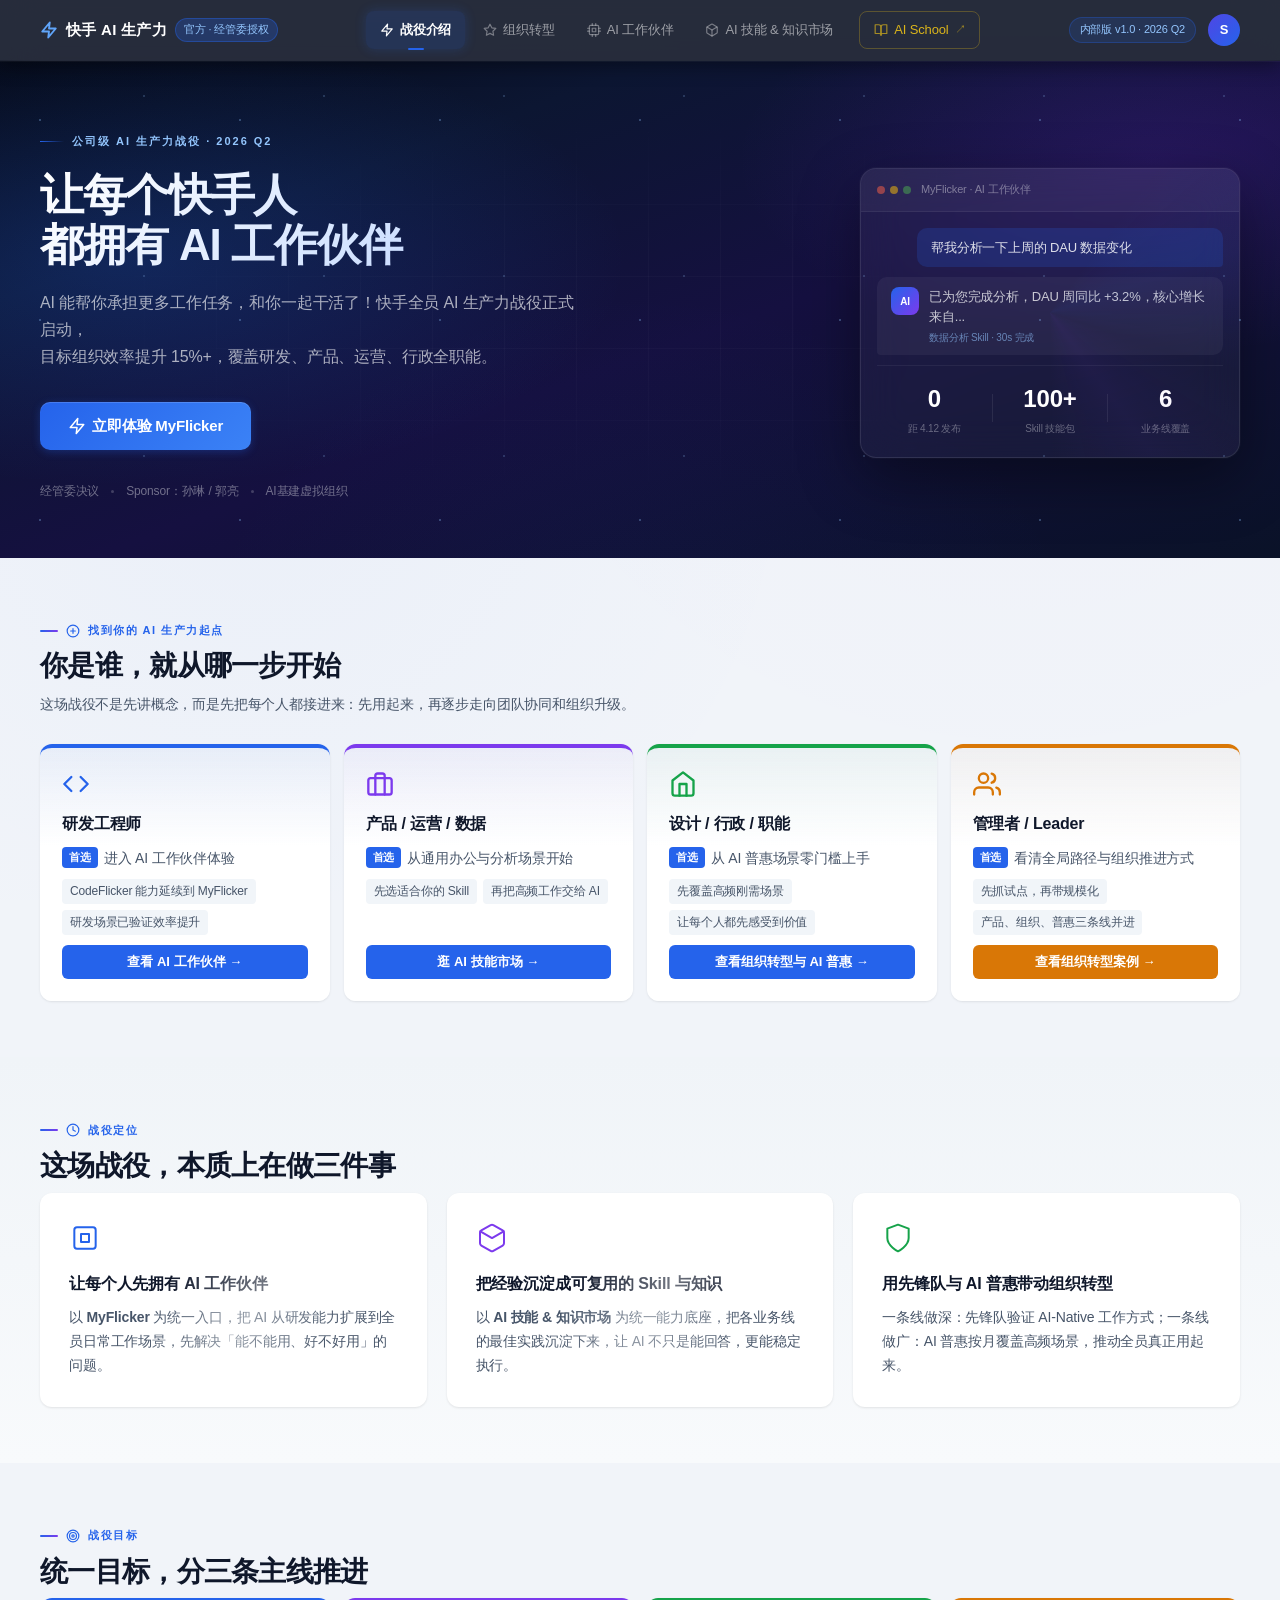
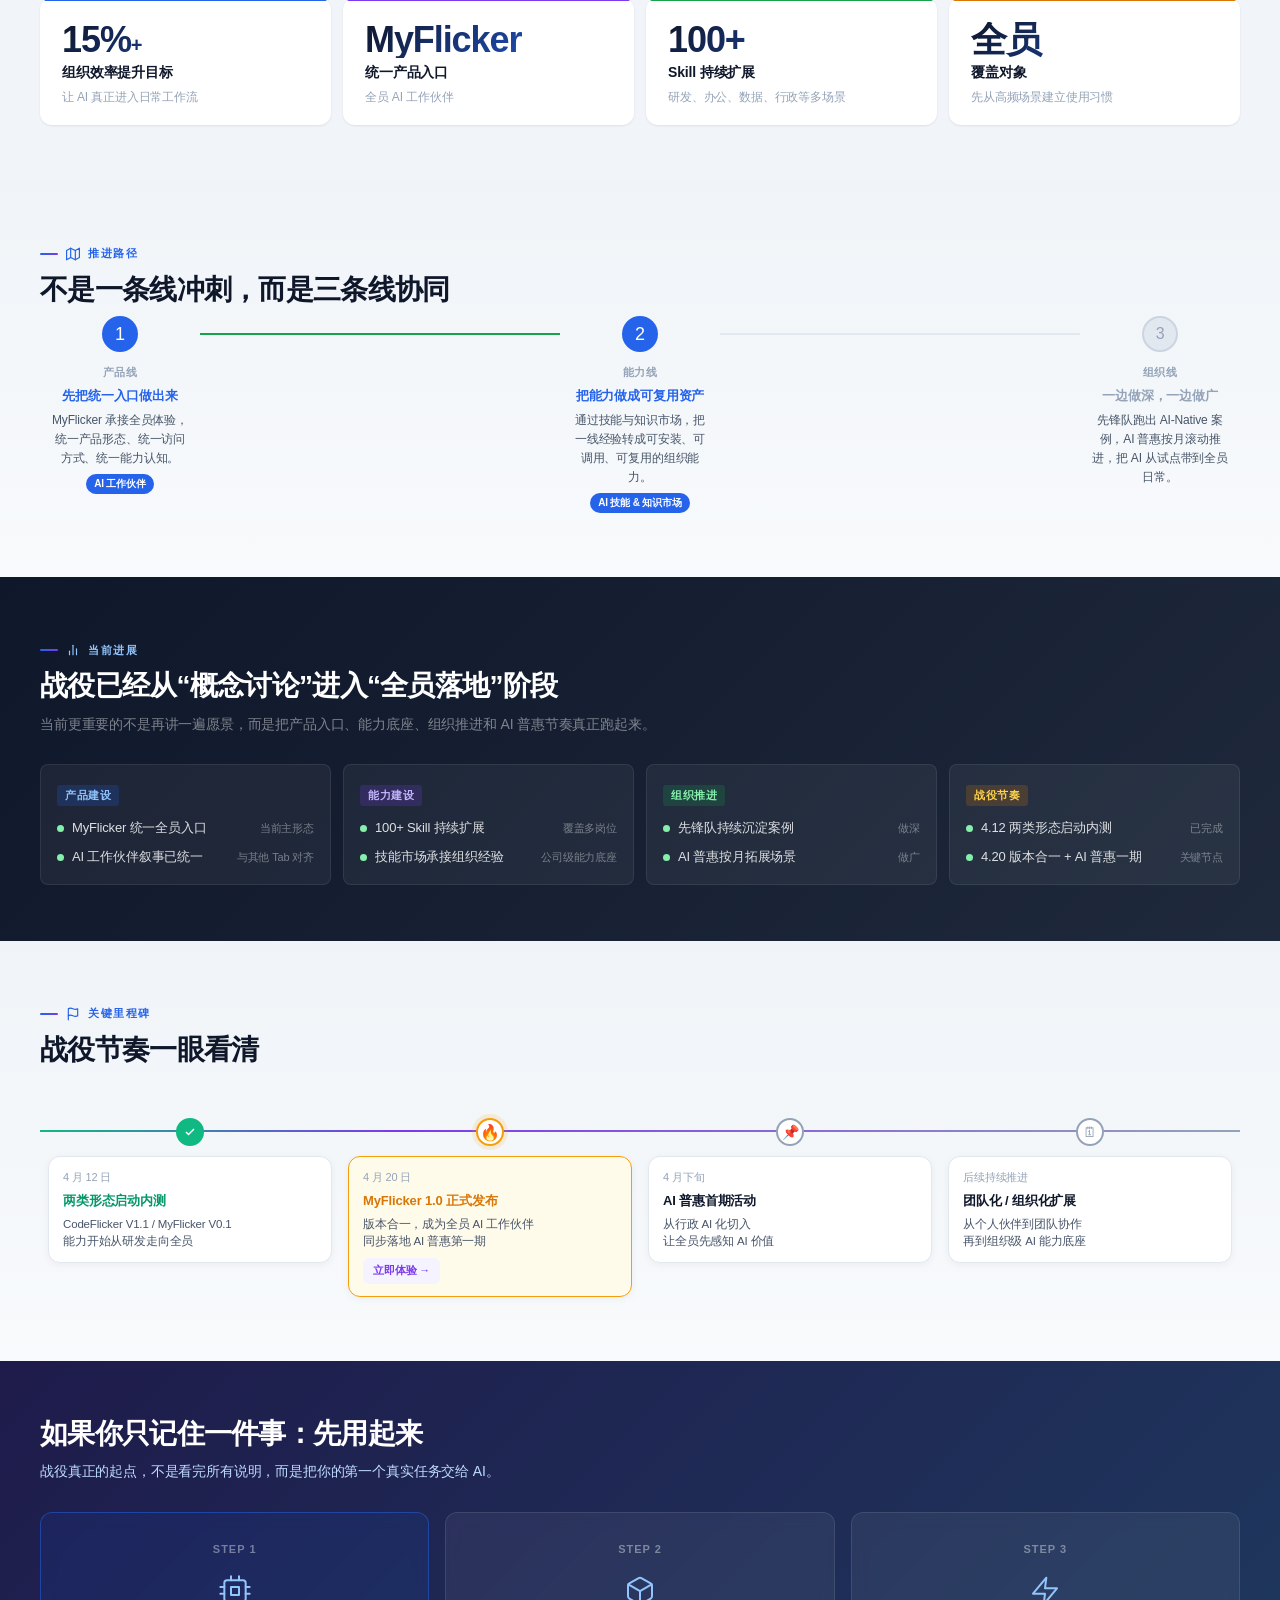
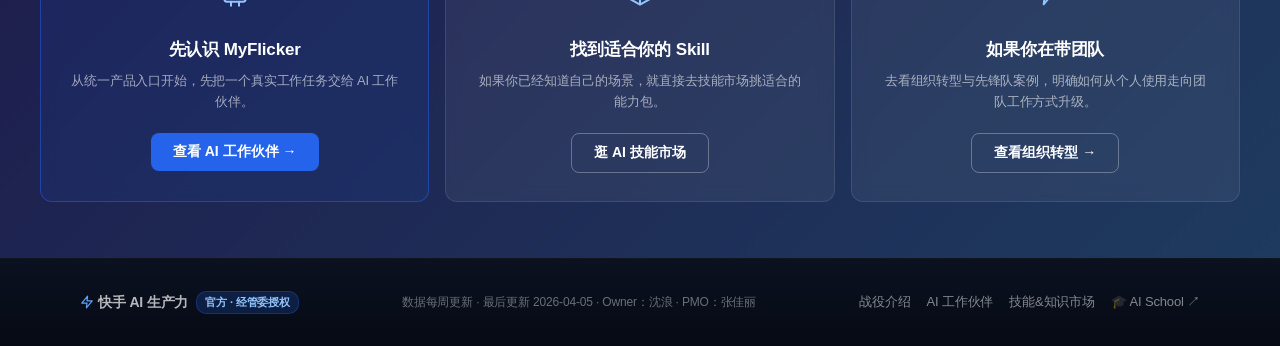
<file: landing/dist_single.html>
<!DOCTYPE html>
<html lang="zh-CN">
<head>
  <meta charset="UTF-8" />
  <meta name="viewport" content="width=device-width, initial-scale=1.0" />
  <title>快手 AI 生产力</title>
  <link rel="icon" type="image/svg+xml" href="[data-uri]" />
  <style>
/* ===== CSS VARIABLES ===== */
:root {
  --bg-page: #f1f4f9;
  --bg-card: #ffffff;
  --bg-dark: #0b1120;
  --bg-dark2: #1e1b4b;
  --text-primary: #0f172a;
  --text-secondary: #475569;
  --text-muted: #94a3b8;
  --accent-blue: #2563eb;
  --accent-purple: #7c3aed;
  --accent-green: #16a34a;
  --accent-amber: #d97706;
  --accent-red: #dc2626;
  --blue-200: #bfdbfe;
  --blue-300: #93c5fd;
  --border: #e2e8f0;
  --shadow-xs: 0 1px 2px rgba(0,0,0,0.04);
  --shadow-sm: 0 1px 3px rgba(0,0,0,0.06), 0 1px 2px rgba(0,0,0,0.04);
  --shadow-md: 0 4px 12px rgba(0,0,0,0.07), 0 2px 4px rgba(0,0,0,0.04);
  --shadow-lg: 0 10px 40px rgba(0,0,0,0.1), 0 4px 12px rgba(0,0,0,0.05);
  --shadow-glow-blue: 0 4px 20px rgba(37,99,235,0.15);
  --shadow-glow-purple: 0 4px 20px rgba(124,58,237,0.15);
  --shadow-glow-green: 0 4px 20px rgba(22,163,74,0.15);
  --radius: 12px;
  --radius-sm: 8px;
  --radius-lg: 16px;
  --ease-out: cubic-bezier(0.16, 1, 0.3, 1);
  --ease-spring: cubic-bezier(0.34, 1.56, 0.64, 1);
  --font: -apple-system, "SF Pro Display", "SF Pro Text", "PingFang SC", "Segoe UI", Inter, Helvetica, Arial, sans-serif;
  /* Skill layer colors */
  --l4-color: #16a34a; --l4-bg: #f0fdf4; --l4-border: #bbf7d0;
  --l3-color: #7c3aed; --l3-bg: #faf5ff; --l3-border: #ddd6fe;
  --l2-color: #0369a1; --l2-bg: #f0f9ff; --l2-border: #bae6fd;
  --l1-color: #dc2626; --l1-bg: #fef2f2; --l1-border: #fecaca;
  /* Skill status colors */
  --done-color: #16a34a; --done-bg: #f0fdf4;
  --canary-color: #7c3aed; --canary-bg: #faf5ff;
  --wip-color: #b45309; --wip-bg: #fffbeb;
  --plan-color: #6b7280; --plan-bg: #f9fafb;
}

/* ===== RESET ===== */
*, *::before, *::after { box-sizing: border-box; margin: 0; padding: 0; }
html { scroll-behavior: smooth; -webkit-font-smoothing: antialiased; -moz-osx-font-smoothing: grayscale; }
body {
  font-family: var(--font); background: var(--bg-page); color: var(--text-primary);
  line-height: 1.6; letter-spacing: -0.01em;
  background-image: radial-gradient(circle at 20% 50%, rgba(37,99,235,0.03) 0%, transparent 50%),
                    radial-gradient(circle at 80% 20%, rgba(124,58,237,0.02) 0%, transparent 50%);
  background-attachment: fixed;
}
a { color: var(--accent-blue); text-decoration: none; transition: color 0.15s; }
button { cursor: pointer; font-family: var(--font); }

/* Selection style */
::selection { background: rgba(37,99,235,0.15); color: var(--text-primary); }

/* ===== TOPBAR ===== */
#topbar {
  position: fixed; top: 0; left: 0; right: 0; z-index: 100;
  background: rgba(11,17,32,0.88);
  backdrop-filter: blur(20px) saturate(180%);
  -webkit-backdrop-filter: blur(20px) saturate(180%);
  border-bottom: 1px solid rgba(255,255,255,0.06);
  box-shadow: 0 1px 0 rgba(255,255,255,0.04), 0 4px 20px rgba(0,0,0,0.4);
}
.topbar-inner {
  max-width: 1280px; margin: 0 auto;
  display: flex; align-items: center; gap: 24px;
  padding: 0 40px; height: 60px;
}
.topbar-brand { display: flex; align-items: center; gap: 8px; flex-shrink: 0; }
.brand-icon { flex-shrink: 0; }
.brand-name { color: #fff; font-size: 15px; font-weight: 700; letter-spacing: 0.3px; }
.brand-badge {
  background: rgba(37,99,235,0.25); color: var(--blue-300);
  border: 1px solid rgba(37,99,235,0.4);
  font-size: 11px; padding: 2px 8px; border-radius: 20px; flex-shrink: 0;
}
.topbar-tabs {
  display: flex; list-style: none; gap: 4px; flex: 1; justify-content: center;
}
.tab-icon { vertical-align: -2px; margin-right: 2px; opacity: 0.7; }
.tab-item {
  color: rgba(255,255,255,0.55); font-size: 13px; font-weight: 500;
  padding: 8px 14px; border-radius: 8px; cursor: pointer;
  transition: all 0.2s var(--ease-out); white-space: nowrap;
  position: relative;
  display: inline-flex; align-items: center; gap: 4px;
}
.tab-item.active .tab-icon { opacity: 1; }
.sec-icon { vertical-align: -2px; }
.tab-item:hover { background: rgba(255,255,255,0.08); color: rgba(255,255,255,0.95); }
.tab-item.active {
  background: rgba(37,99,235,0.15); color: #fff; font-weight: 600;
  box-shadow: 0 0 12px rgba(37,99,235,0.2);
}
.tab-item.active::after {
  content: ''; position: absolute; bottom: -1px; left: 50%; transform: translateX(-50%);
  width: 16px; height: 2px; border-radius: 1px;
  background: var(--accent-blue);
}

/* AI School 外链 Tab — 带渐变高亮，区别于普通 Tab */
.tab-item-external {
  color: rgba(250,204,21,0.85);
  border: 1px solid rgba(250,204,21,0.25);
  margin-left: 8px;
  position: relative;
}
.tab-item-external:hover {
  background: rgba(250,204,21,0.12);
  color: #fde047;
  border-color: rgba(250,204,21,0.5);
}
.tab-ext-icon {
  font-size: 11px;
  margin-left: 2px;
  opacity: 0.75;
}

.topbar-right { display: flex; align-items: center; gap: 12px; flex-shrink: 0; }
.version-badge {
  background: rgba(37,99,235,0.15); color: var(--blue-300);
  border: 1px solid rgba(37,99,235,0.3);
  font-size: 11px; padding: 3px 10px; border-radius: 20px;
}
.user-avatar {
  width: 32px; height: 32px; border-radius: 50%;
  background: linear-gradient(135deg, #4f46e5, #2563eb);
  color: #fff; font-size: 13px; font-weight: 700;
  display: flex; align-items: center; justify-content: center;
}

/* ===== HERO ===== */
#hero {
  margin-top: 60px; position: relative;
  background: linear-gradient(160deg, #050a18 0%, #0c1632 25%, #151040 55%, #0a1228 100%);
  min-height: 480px; overflow: hidden;
}
.hero-bg {
  position: absolute; inset: 0;
  background:
    radial-gradient(ellipse 60% 70% at 10% 40%, rgba(37,99,235,0.22) 0%, transparent 65%),
    radial-gradient(ellipse 50% 60% at 90% 20%, rgba(124,58,237,0.16) 0%, transparent 65%),
    radial-gradient(circle at 50% 140%, rgba(37,99,235,0.06) 0%, transparent 50%);
  pointer-events: none;
  animation: heroGlow 8s ease-in-out infinite alternate;
}
@keyframes heroGlow { 0% { opacity: 0.8; } 100% { opacity: 1; } }
/* Grid overlay */
.hero-grid-overlay {
  position: absolute; inset: 0;
  background-image:
    linear-gradient(rgba(255,255,255,0.025) 1px, transparent 1px),
    linear-gradient(90deg, rgba(255,255,255,0.025) 1px, transparent 1px);
  background-size: 72px 72px;
  pointer-events: none;
  mask-image: radial-gradient(ellipse 70% 60% at 50% 50%, black 20%, transparent 70%);
  -webkit-mask-image: radial-gradient(ellipse 70% 60% at 50% 50%, black 20%, transparent 70%);
}
/* Floating particles (subtle) */
#hero::after {
  content: '';
  position: absolute; inset: 0;
  background-image:
    radial-gradient(1.5px 1.5px at 20% 30%, rgba(147,197,253,0.3) 50%, transparent 50%),
    radial-gradient(1px 1px at 60% 70%, rgba(196,181,253,0.25) 50%, transparent 50%),
    radial-gradient(1.5px 1.5px at 80% 20%, rgba(147,197,253,0.2) 50%, transparent 50%),
    radial-gradient(1px 1px at 35% 80%, rgba(196,181,253,0.2) 50%, transparent 50%);
  background-size: 200px 200px, 150px 150px, 180px 180px, 160px 160px;
  animation: particleDrift 20s linear infinite;
  pointer-events: none;
}
@keyframes particleDrift { 0% { transform: translateY(0); } 100% { transform: translateY(-200px); } }

.hero-content {
  position: relative; max-width: 1280px; margin: 0 auto;
  display: flex; align-items: center; justify-content: space-between;
  gap: 48px; padding: 64px 40px 56px;
}
.hero-left { flex: 1; max-width: 540px; }
.hero-label {
  color: var(--blue-300); font-size: 11px; font-weight: 700; text-transform: uppercase;
  letter-spacing: 2px; margin-bottom: 20px;
  display: inline-flex; align-items: center; gap: 8px;
}
.hero-label::before {
  content: ''; display: inline-block; width: 24px; height: 1px;
  background: linear-gradient(90deg, var(--accent-blue), transparent);
}
.hero-title {
  color: #fff; font-size: 44px; font-weight: 800; line-height: 1.12; margin-bottom: 20px;
  letter-spacing: -0.03em;
  background: linear-gradient(135deg, #ffffff 0%, #d4e4ff 60%, #b8ccff 100%);
  -webkit-background-clip: text; -webkit-text-fill-color: transparent;
  background-clip: text;
}
.hero-sub { color: rgba(255,255,255,0.65); font-size: 16px; line-height: 1.7; margin-bottom: 32px; }
.hero-actions { display: flex; gap: 12px; flex-wrap: wrap; margin-bottom: 32px; }

/* Trust bar */
.hero-trust {
  display: flex; align-items: center; gap: 12px; flex-wrap: wrap;
}
.hero-trust-item {
  font-size: 12px; color: rgba(255,255,255,0.4); font-weight: 500;
}
.hero-trust-dot {
  width: 3px; height: 3px; border-radius: 50%; background: rgba(255,255,255,0.2);
}

/* Hero product card (visual anchor) */
.hero-right { flex-shrink: 0; width: 380px; }
.hero-product-card {
  background: rgba(255,255,255,0.04);
  border: 1px solid rgba(255,255,255,0.1);
  border-radius: 16px;
  overflow: hidden;
  box-shadow: 0 20px 60px rgba(0,0,0,0.4), 0 0 0 1px rgba(255,255,255,0.03);
  position: relative;
  backdrop-filter: blur(20px);
  -webkit-backdrop-filter: blur(20px);
  animation: heroCardFloat 6s ease-in-out infinite;
}
@keyframes heroCardFloat {
  0%, 100% { transform: translateY(0); }
  50% { transform: translateY(-6px); }
}
.hpc-titlebar {
  display: flex; align-items: center; gap: 10px;
  padding: 12px 16px;
  background: rgba(255,255,255,0.04);
  border-bottom: 1px solid rgba(255,255,255,0.06);
}
.hpc-dots { display: flex; gap: 5px; }
.hpc-dots span {
  width: 8px; height: 8px; border-radius: 50%;
  background: rgba(255,255,255,0.12);
}
.hpc-dots span:first-child { background: rgba(255,99,71,0.5); }
.hpc-dots span:nth-child(2) { background: rgba(255,193,7,0.5); }
.hpc-dots span:last-child { background: rgba(76,175,80,0.5); }
.hpc-title { font-size: 11px; color: rgba(255,255,255,0.4); font-weight: 500; }
.hpc-body { padding: 16px; }
.hpc-chat {
  border-radius: 10px; padding: 10px 14px; margin-bottom: 10px;
  font-size: 13px; line-height: 1.5;
}
.hpc-chat-user {
  background: rgba(37,99,235,0.2); color: rgba(255,255,255,0.85);
  margin-left: 40px; border-bottom-right-radius: 4px;
}
.hpc-chat-ai {
  display: flex; gap: 10px; align-items: flex-start;
  background: rgba(255,255,255,0.05); color: rgba(255,255,255,0.75);
  border-bottom-left-radius: 4px;
}
.hpc-ai-avatar {
  flex-shrink: 0; width: 28px; height: 28px; border-radius: 8px;
  background: linear-gradient(135deg, var(--accent-blue), var(--accent-purple));
  color: #fff; font-size: 10px; font-weight: 800;
  display: flex; align-items: center; justify-content: center;
}
.hpc-ai-text { font-size: 13px; margin-bottom: 4px; }
.hpc-ai-tag { font-size: 10px; color: rgba(147,197,253,0.6); }
.hpc-metrics {
  display: flex; align-items: center; justify-content: space-between;
  padding: 14px 0 4px;
  border-top: 1px solid rgba(255,255,255,0.06);
  margin-top: 6px;
}
.hpc-metric { text-align: center; flex: 1; }
.hpc-metric-num {
  font-size: 24px; font-weight: 900; color: #fff;
  font-feature-settings: "tnum"; font-variant-numeric: tabular-nums;
}
.hpc-metric-label { font-size: 10px; color: rgba(255,255,255,0.35); margin-top: 2px; }
.hpc-metric-divider { width: 1px; height: 28px; background: rgba(255,255,255,0.08); }
.hpc-glow {
  position: absolute; top: -50%; left: -50%; width: 200%; height: 200%;
  background: conic-gradient(from 180deg, transparent 60%, rgba(37,99,235,0.06) 70%, transparent 80%, rgba(124,58,237,0.06) 90%, transparent);
  animation: cardShimmer 15s linear infinite;
  pointer-events: none;
}
@keyframes cardShimmer { 0% { transform: rotate(0deg); } 100% { transform: rotate(360deg); } }

/* Topbar scroll effect */
.topbar-scrolled {
  background: rgba(11,17,32,0.96) !important;
  box-shadow: 0 1px 0 rgba(255,255,255,0.04), 0 8px 32px rgba(0,0,0,0.5) !important;
}
.btn-primary {
  display: inline-flex; align-items: center; text-decoration: none;
  background: linear-gradient(135deg, #2563eb 0%, #3b82f6 100%); color: #fff;
  border: none; padding: 12px 28px; border-radius: 10px;
  font-size: 15px; font-weight: 600; cursor: pointer;
  transition: all 0.25s var(--ease-out);
  box-shadow: 0 2px 8px rgba(37,99,235,0.3), inset 0 1px 0 rgba(255,255,255,0.15);
}
.btn-primary:hover {
  background: linear-gradient(135deg, #1d4ed8 0%, #2563eb 100%);
  transform: translateY(-2px);
  box-shadow: 0 6px 20px rgba(37,99,235,0.4), inset 0 1px 0 rgba(255,255,255,0.15);
}
.btn-primary:active { transform: translateY(0); box-shadow: 0 1px 4px rgba(37,99,235,0.3); }
.btn-secondary {
  display: inline-flex; align-items: center; text-decoration: none;
  background: rgba(255,255,255,0.06); color: rgba(255,255,255,0.9);
  border: 1px solid rgba(255,255,255,0.18); padding: 12px 28px; border-radius: 10px;
  font-size: 15px; font-weight: 500; cursor: pointer;
  transition: all 0.25s var(--ease-out);
  backdrop-filter: blur(4px);
}
.btn-secondary:hover {
  background: rgba(255,255,255,0.12); border-color: rgba(255,255,255,0.3);
  transform: translateY(-1px); box-shadow: 0 4px 12px rgba(0,0,0,0.2);
}

/* ===== SCROLL REVEAL ANIMATION ===== */
.reveal-on-scroll {
  opacity: 0;
  transform: translateY(20px);
  transition: opacity 0.5s var(--ease-out), transform 0.5s var(--ease-out);
}
.reveal-on-scroll.revealed {
  opacity: 1;
  transform: translateY(0);
}
/* Reduced motion */
@media (prefers-reduced-motion: reduce) {
  .reveal-on-scroll { opacity: 1; transform: none; transition: none; }
  .hero-product-card { animation: none; }
  #hero::after { animation: none; }
  .hero-bg { animation: none; }
  .hpc-glow { animation: none; }
}

/* ===== MAIN TABS ===== */
#main-content { max-width: 1280px; margin: 0 auto; padding: 0; }
.tab-panel { display: none; }
.tab-panel.active { display: block; }

/* ===== SECTIONS ===== */
.section { padding: 56px 0; position: relative; }
.section-bg-gray { background: linear-gradient(180deg, #f0f4f8 0%, #f8fafc 100%); }
/* Soft divider between sections */
.section + .section::before {
  content: ''; display: block;
  width: 60px; height: 1px;
  background: linear-gradient(90deg, transparent, var(--border), transparent);
  margin: 0 auto; position: absolute; top: 0; left: 50%; transform: translateX(-50%);
}
.section-bg-gray + .section::before,
.section + .section-bg-gray::before,
.section-dark + .section::before,
.section + .section-dark::before,
.section-cta + .section::before,
.section + .section-cta::before { display: none; }
.section-dark { background: linear-gradient(135deg, #0f172a, #1e293b); }
.section-cta { background: linear-gradient(135deg, #1e1b4b, #1e3a5f); }
.section-coming { background: var(--bg-page); }
.section-inner {
  max-width: 1280px; margin: 0 auto;
  padding: 0 40px;
}
.section-label {
  font-size: 11px; font-weight: 700; text-transform: uppercase; letter-spacing: 1.5px; color: var(--accent-blue); margin-bottom: 10px;
  display: inline-flex; align-items: center; gap: 8px;
}
.section-label::before {
  content: ''; display: inline-block; width: 18px; height: 2px; border-radius: 1px;
  background: linear-gradient(90deg, var(--accent-blue), var(--accent-purple));
}
.section-title {
  font-size: 28px; font-weight: 800; color: var(--text-primary); margin-bottom: 10px;
  letter-spacing: -0.025em; line-height: 1.2;
}
.section-desc { font-size: 14px; color: var(--text-secondary); margin-bottom: 28px; line-height: 1.65; max-width: 720px; }

/* ===== ENTRY GRID ===== */
.entry-grid { display: grid; grid-template-columns: repeat(4, 1fr); gap: 14px; }
.entry-card {
  background: var(--bg-card); border-radius: var(--radius);
  padding: 22px; border-top: 4px solid transparent;
  box-shadow: var(--shadow-sm);
  transition: all 0.35s var(--ease-out);
  display: flex; flex-direction: column; gap: 10px;
  position: relative;
  overflow: hidden;
}
.entry-card::after {
  content: ''; position: absolute; inset: 0; border-radius: var(--radius);
  opacity: 0; transition: opacity 0.3s;
  box-shadow: 0 8px 30px rgba(37,99,235,0.12);
  pointer-events: none;
}
.entry-card:hover { transform: translateY(-4px); box-shadow: var(--shadow-md); }
.entry-card:hover::after { opacity: 1; }
.entry-card-blue { border-top-color: var(--accent-blue); background: linear-gradient(180deg, rgba(37,99,235,0.03) 0%, var(--bg-card) 40%); }
.entry-card-purple { border-top-color: var(--accent-purple); background: linear-gradient(180deg, rgba(124,58,237,0.03) 0%, var(--bg-card) 40%); }
.entry-card-green { border-top-color: var(--accent-green); background: linear-gradient(180deg, rgba(22,163,74,0.03) 0%, var(--bg-card) 40%); }
.entry-card-amber { border-top-color: var(--accent-amber); background: linear-gradient(180deg, rgba(217,119,6,0.03) 0%, var(--bg-card) 40%); }
.entry-icon { line-height: 1; }
.entry-title { font-size: 16px; font-weight: 700; color: var(--text-primary); }
.entry-primary { font-size: 14px; color: var(--text-secondary); display: flex; align-items: flex-start; gap: 6px; flex-wrap: wrap; }
.entry-badge { background: var(--accent-blue); color: #fff; font-size: 11px; padding: 2px 7px; border-radius: 4px; flex-shrink: 0; font-weight: 700; }
.entry-extends { display: flex; flex-wrap: wrap; gap: 6px; }
.ext-tag { background: #f1f5f9; color: var(--text-secondary); font-size: 12px; padding: 3px 8px; border-radius: 4px; }
.entry-btn {
  background: var(--accent-blue); color: #fff;
  border: none; border-radius: 6px; padding: 8px 16px;
  font-size: 13px; font-weight: 600; margin-top: auto;
  transition: background 0.15s;
}
.entry-btn:hover { background: #1d4ed8; }
.entry-btn-amber { background: var(--accent-amber); }
.entry-btn-amber:hover { background: #b45309; }

/* ===== THREE COLS ===== */
.three-cols { display: grid; grid-template-columns: repeat(3, 1fr); gap: 20px; }
.col-card {
  background: var(--bg-card); border-radius: var(--radius); padding: 28px;
  box-shadow: var(--shadow-sm);
  transition: all 0.3s var(--ease-out);
  border: 1px solid transparent;
}
.col-card:hover { transform: translateY(-3px); box-shadow: var(--shadow-md); border-color: var(--border); }
.col-icon { margin-bottom: 14px; line-height: 1; }
.col-card h3 { font-size: 16px; font-weight: 700; margin-bottom: 10px; }
.col-card p { font-size: 14px; color: var(--text-secondary); line-height: 1.7; }

/* ===== STATS STRIP ===== */
.stats-strip { display: grid; grid-template-columns: repeat(4, 1fr); gap: 12px; }
.stat-chip {
  background: var(--bg-card); border-radius: var(--radius); padding: 18px 22px;
  box-shadow: var(--shadow-sm); position: relative; overflow: hidden;
  transition: all 0.3s var(--ease-out);
}
.stat-chip:hover { transform: translateY(-2px); box-shadow: var(--shadow-md); }
.stat-accent { position: absolute; top: 0; left: 0; right: 0; height: 3px; }
.stat-num {
  font-size: 36px; font-weight: 900; line-height: 1; margin: 6px 0 3px; letter-spacing: -0.03em;
  background: linear-gradient(135deg, var(--text-primary) 0%, var(--accent-blue) 100%);
  -webkit-background-clip: text; -webkit-text-fill-color: transparent; background-clip: text;
}
.stat-sup { font-size: 20px; }
.stat-label { font-size: 14px; font-weight: 600; color: var(--text-primary); margin-bottom: 4px; }
.stat-sub { font-size: 12px; color: var(--text-muted); }

/* ===== HORIZONTAL TIMELINE ===== */
.timeline-h { display: flex; align-items: flex-start; gap: 0; overflow-x: auto; padding-bottom: 8px; }
.tl-item { display: flex; flex-direction: column; align-items: center; min-width: 160px; position: relative; }
.tl-dot { width: 36px; height: 36px; border-radius: 50%; display: flex; align-items: center; justify-content: center; font-size: 16px; z-index: 2; flex-shrink: 0; margin-bottom: 12px; }
.tl-dot-done { background: var(--accent-green); color: #fff; font-size: 14px; font-weight: 700; }
.tl-dot-current { background: var(--accent-blue); color: #fff; font-size: 18px; animation: pulse 2s infinite; }
.tl-dot-future { background: #e2e8f0; color: var(--text-muted); border: 2px solid #cbd5e1; }
@keyframes pulse { 0%,100% { box-shadow: 0 0 0 0 rgba(37,99,235,0.4); } 50% { box-shadow: 0 0 0 8px rgba(37,99,235,0); } }
.tl-content { text-align: center; }
.tl-year { font-size: 11px; color: var(--text-muted); font-weight: 600; text-transform: uppercase; letter-spacing: 0.5px; }
.tl-title { font-size: 13px; font-weight: 700; color: var(--text-primary); margin: 4px 0; }
.tl-desc { font-size: 12px; color: var(--text-secondary); max-width: 140px; }
.tl-current .tl-title { color: var(--accent-blue); }
.tl-future .tl-title { color: var(--text-muted); }
.tl-badge { background: var(--accent-blue); color: #fff; font-size: 10px; padding: 2px 8px; border-radius: 10px; margin-top: 6px; font-weight: 700; }
.tl-line { flex: 1; height: 2px; background: #e2e8f0; margin-top: 17px; min-width: 32px; }
.tl-line-done { background: var(--accent-green); }

/* ===== PROGRESS OVERALL ===== */
.progress-overall { background: rgba(255,255,255,0.06); border-radius: 10px; padding: 16px 20px; margin-bottom: 24px; display: flex; align-items: center; gap: 16px; }
.po-label { color: rgba(255,255,255,0.8); font-size: 14px; font-weight: 600; flex-shrink: 0; }
.po-bar { flex: 1; height: 8px; background: rgba(255,255,255,0.12); border-radius: 4px; overflow: hidden; }
.po-fill { height: 100%; background: linear-gradient(90deg, var(--accent-blue), var(--accent-purple)); border-radius: 4px; }
.po-pct { color: var(--blue-300); font-size: 14px; font-weight: 700; flex-shrink: 0; }

/* ===== PROJECTS GRID ===== */
.projects-grid { display: grid; grid-template-columns: repeat(2, 1fr); gap: 12px; }
.proj-card { background: rgba(255,255,255,0.05); border: 1px solid rgba(255,255,255,0.08); border-radius: 8px; padding: 16px; }
.proj-cat { font-size: 10px; font-weight: 700; text-transform: uppercase; letter-spacing: 0.5px; margin-bottom: 6px; padding: 2px 6px; border-radius: 3px; display: inline-block; }
.cat-biz { background: rgba(22,163,74,0.2); color: #86efac; }
.cat-product { background: rgba(37,99,235,0.2); color: var(--blue-300); }
.cat-tech { background: rgba(124,58,237,0.2); color: #c4b5fd; }
.cat-ops { background: rgba(217,119,6,0.2); color: #fcd34d; }
.proj-name { font-size: 14px; font-weight: 600; color: #fff; margin-bottom: 6px; }
.proj-status { font-size: 12px; margin-bottom: 6px; }
.status-green { color: #86efac; }
.status-yellow { color: #fcd34d; }
.proj-progress { font-size: 12px; color: rgba(255,255,255,0.55); line-height: 1.5; }

/* ===== PIONEER GRID ===== */
.pioneer-grid { display: grid; grid-template-columns: repeat(3, 1fr); gap: 16px; margin-bottom: 24px; }
.pioneer-card {
  background: linear-gradient(135deg, var(--bg-card) 0%, rgba(22,163,74,0.02) 100%);
  border-radius: var(--radius); padding: 24px;
  border: 1px solid var(--border); border-left: 4px solid var(--accent-green);
  box-shadow: var(--shadow-sm);
  transition: all 0.35s var(--ease-out);
}
.pioneer-card:hover { transform: translateY(-2px); box-shadow: var(--shadow-md); }
.pioneer-tag { font-size: 11px; font-weight: 700; text-transform: uppercase; color: var(--accent-green); background: var(--l4-bg); padding: 3px 8px; border-radius: 4px; display: inline-block; margin-bottom: 12px; }
.pioneer-metric { font-size: 13px; color: var(--text-secondary); margin-bottom: 6px; }
.pioneer-num { font-size: 40px; font-weight: 900; color: var(--accent-green); line-height: 1; margin-bottom: 10px; letter-spacing: -0.03em; }
.pioneer-unit { font-size: 14px; font-weight: 500; color: var(--text-secondary); }
.pioneer-desc { font-size: 13px; color: var(--text-secondary); line-height: 1.6; }

/* ===== CHANNELS ===== */
.channels-block { display: flex; flex-direction: column; gap: 12px; }
.channel-item { background: var(--bg-card); border-radius: var(--radius); padding: 16px 18px; display: flex; gap: 14px; box-shadow: var(--shadow-sm); }
.channel-icon { font-size: 24px; flex-shrink: 0; }
.channel-title { font-size: 15px; font-weight: 700; margin-bottom: 4px; }
.channel-desc { font-size: 13px; color: var(--text-secondary); margin-bottom: 10px; }
.channel-tags { display: flex; flex-wrap: wrap; gap: 6px; }
.ch-tag { background: #f1f5f9; color: var(--text-secondary); font-size: 12px; padding: 3px 10px; border-radius: 20px; }
.ch-more { background: #e0e7ff; color: var(--accent-blue); }
.ch-active { background: rgba(220,38,38,0.1); color: var(--accent-red); }

/* ===== CTA SECTION ===== */
.cta-grid { display: grid; grid-template-columns: repeat(3, 1fr); gap: 16px; }
.cta-card {
  background: rgba(255,255,255,0.06); border: 1px solid rgba(255,255,255,0.1);
  border-radius: var(--radius); padding: 28px; text-align: center;
  transition: all 0.3s var(--ease-out);
  backdrop-filter: blur(8px);
}
.cta-card:hover { background: rgba(255,255,255,0.1); transform: translateY(-3px); }
.cta-icon { font-size: 36px; margin-bottom: 12px; }
.cta-title { font-size: 17px; font-weight: 700; color: #fff; margin-bottom: 8px; }
.cta-desc { font-size: 13px; color: rgba(255,255,255,0.6); margin-bottom: 20px; line-height: 1.6; }
.cta-btn {
  border-radius: 8px; padding: 10px 22px; font-size: 14px; font-weight: 600;
  border: none; transition: all 0.2s var(--ease-out); cursor: pointer;
}
.cta-btn:hover { transform: translateY(-1px); }
.cta-btn-primary { background: var(--accent-blue); color: #fff; }
.cta-btn-primary:hover { background: #1d4ed8; }
.cta-btn-outline { background: transparent; color: #fff; border: 1px solid rgba(255,255,255,0.3); }
.cta-btn-outline:hover { background: rgba(255,255,255,0.1); }

/* ===== VERTICAL MILESTONES ===== */
.milestones-v { display: flex; flex-direction: column; gap: 0; }
.mv-item { display: grid; grid-template-columns: 40px 120px 1fr; gap: 16px; align-items: start; padding: 16px 0; border-left: 2px solid var(--border); padding-left: 20px; position: relative; }
.mv-item:last-child { border-left-color: transparent; }
.mv-dot { position: absolute; left: -12px; top: 18px; font-size: 20px; background: var(--bg-page); }
.mv-date { font-size: 12px; font-weight: 700; color: var(--text-muted); padding-top: 2px; }
.mv-title { font-size: 15px; font-weight: 700; color: var(--text-primary); }
.mv-desc { font-size: 13px; color: var(--text-secondary); margin-top: 4px; }
.mv-done .mv-title { color: var(--accent-green); }
.mv-hot .mv-title { color: var(--accent-blue); }
.mv-hot { background: rgba(37,99,235,0.03); border-radius: 6px; }

/* ===== PRODUCT: EFFICIENCY GRID (v2 — replaced by eff2) ===== */
/* legacy styles kept for reference, not actively used */
.efficiency-grid { display: grid; grid-template-columns: repeat(4, 1fr); gap: 16px; margin-bottom: 8px; }
.eff-card { background: var(--bg-card); border-radius: var(--radius); padding: 24px; text-align: center; box-shadow: var(--shadow-sm); }
.eff-role { font-size: 12px; color: var(--text-muted); font-weight: 600; text-transform: uppercase; letter-spacing: 0.5px; margin-bottom: 8px; }
.eff-num { font-size: 40px; font-weight: 900; line-height: 1; margin-bottom: 4px; }
.eff-up { font-size: 20px; }
.eff-label { font-size: 13px; font-weight: 600; color: var(--text-primary); margin-bottom: 8px; }
.eff-scene { font-size: 11px; color: var(--text-muted); }

/* ===== ABILITY GRID (legacy, replaced by ab2) ===== */
.ability-grid { display: grid; grid-template-columns: repeat(4, 1fr); gap: 16px; }
.ab-card { background: var(--bg-card); border-radius: var(--radius); padding: 24px; box-shadow: var(--shadow-sm); }
.ab-icon { font-size: 32px; margin-bottom: 12px; }
.ab-title { font-size: 16px; font-weight: 700; margin-bottom: 8px; }
.ab-desc { font-size: 14px; color: var(--text-secondary); margin-bottom: 12px; line-height: 1.6; }
.ab-tech { font-size: 11px; color: var(--text-muted); background: #f1f5f9; padding: 4px 8px; border-radius: 4px; }

/* ===== VERSION LIST (legacy, replaced by roadmap-timeline) ===== */
.version-list { display: flex; flex-direction: column; gap: 12px; margin-bottom: 24px; }
.ver-item { background: var(--bg-card); border-radius: var(--radius); padding: 20px; display: grid; grid-template-columns: 100px 160px 100px 1fr; gap: 16px; align-items: center; box-shadow: var(--shadow-sm); }
.ver-item.ver-hot { border: 1px solid var(--accent-blue); }
.ver-tag { font-size: 12px; font-weight: 700; padding: 4px 10px; border-radius: 6px; text-align: center; }
.tag-done { background: var(--done-bg); color: var(--done-color); }
.tag-hot { background: rgba(37,99,235,0.1); color: var(--accent-blue); }
.tag-plan { background: var(--plan-bg); color: var(--plan-color); }
.ver-name { font-size: 15px; font-weight: 700; }
.ver-date { font-size: 13px; color: var(--text-muted); }
.ver-desc { font-size: 13px; color: var(--text-secondary); }

/* ===== TECH NOTE ===== */
.tech-note { background: #f8fafc; border: 1px solid var(--border); border-radius: var(--radius-sm); padding: 0; }
.tech-note summary { padding: 14px 16px; cursor: pointer; font-size: 14px; color: var(--text-secondary); font-weight: 600; list-style: none; }
.tech-note summary::-webkit-details-marker { display: none; }
.tech-note-body { padding: 0 16px 16px; }
.tech-note-body p { font-size: 13px; color: var(--text-secondary); margin-bottom: 8px; line-height: 1.6; }

/* tech-note 展开版（不可折叠） */
.tech-note-open { background: #f8fafc; border: 1px solid var(--border); border-radius: var(--radius-sm); padding: 14px 16px; margin-top: 24px; }
.tech-note-title { font-size: 14px; color: var(--text-secondary); font-weight: 700; margin-bottom: 8px; }
.tech-note-open .tech-note-body { padding: 0; }
.tech-note-open .tech-note-body p { font-size: 13px; color: var(--text-secondary); line-height: 1.6; margin-bottom: 6px; }
.tech-note-muted { color: var(--text-muted) !important; }

/* ===== PRODUCT COMPARE v2 (pc2 — 横向卡片，自适应好) ===== */
.pc2-wrap {
  display: flex;
  flex-direction: column;
  gap: 2px;
  margin: 24px 0 32px;
  border-radius: 14px;
  overflow: hidden;
  box-shadow: var(--shadow-sm);
  border: 1px solid var(--border);
}
.pc2-card {
  display: flex;
  align-items: center;
  gap: 18px;
  padding: 16px 22px;
  background: var(--bg-card);
  transition: all 0.25s var(--ease-out);
  border-bottom: 1px solid var(--border);
}
.pc2-card:last-child { border-bottom: none; }
.pc2-card:hover { background: #fafcff; }
.pc2-card-featured { background: linear-gradient(135deg, #eff6ff 0%, #f5f3ff 100%); }
.pc2-card-featured:hover { background: linear-gradient(135deg, #e8f0fe 0%, #eee9ff 100%); }
.pc2-left {
  display: flex;
  align-items: center;
  gap: 12px;
  flex-shrink: 0;
  min-width: 160px;
}
.pc2-icon { font-size: 28px; line-height: 1; }
.pc2-name { font-size: 18px; font-weight: 900; color: var(--text-primary); line-height: 1.2; }
.pc2-tag {
  display: inline-block;
  font-size: 11px; font-weight: 700;
  padding: 2px 8px; border-radius: 8px;
  background: #f1f5f9; color: var(--text-muted);
  margin-top: 4px;
}
.pc2-tag-new { background: rgba(37,99,235,0.12); color: var(--accent-blue); }
.pc2-body { flex: 1; }
.pc2-desc { font-size: 13px; color: var(--text-secondary); line-height: 1.6; margin: 0 0 6px; }
.pc2-for { font-size: 12px; color: var(--text-muted); font-weight: 600; }
.pc2-btn {
  flex-shrink: 0;
  display: inline-block;
  padding: 8px 18px;
  font-size: 13px; font-weight: 700;
  border-radius: 8px; text-decoration: none;
  border: 1px solid var(--border);
  color: var(--text-secondary); background: #fff;
  transition: all 0.15s; cursor: pointer; white-space: nowrap;
}
.pc2-btn:hover { border-color: var(--accent-blue); color: var(--accent-blue); }
.pc2-btn-primary { background: var(--accent-blue); color: #fff; border-color: var(--accent-blue); }
.pc2-btn-primary:hover { background: #1d4ed8; }
.pc2-connector {
  display: flex;
  align-items: center;
  justify-content: center;
  gap: 8px;
  padding: 6px 24px;
  background: #f8fafc;
  border-top: 1px solid var(--border);
  border-bottom: 1px solid var(--border);
}
.pc2-conn-line { flex: 1; height: 1px; background: var(--border); }
.pc2-conn-label { font-size: 11px; color: var(--text-muted); font-weight: 600; white-space: nowrap; padding: 0 8px; }

/* ===== EFFICIENCY v2 ===== */
.eff2-grid {
  display: grid;
  grid-template-columns: repeat(4, 1fr);
  gap: 12px;
  margin-bottom: 6px;
}
.eff2-card {
  background: var(--bg-card);
  border-radius: var(--radius);
  padding: 16px 14px;
  text-align: center;
  box-shadow: var(--shadow-sm);
  position: relative;
  overflow: hidden;
  transition: all 0.3s var(--ease-out);
  border: 1px solid transparent;
}
.eff2-card:hover {
  transform: translateY(-3px);
  box-shadow: var(--shadow-md);
  border-color: var(--border);
}
.eff2-accent {
  position: absolute;
  top: 0; left: 0; right: 0;
  height: 3px;
  transition: height 0.3s var(--ease-out);
}
.eff2-card:hover .eff2-accent { height: 4px; }
.eff2-role { font-size: 12px; color: var(--text-secondary); font-weight: 600; margin-bottom: 6px; margin-top: 4px; }
.eff2-num { font-size: 36px; font-weight: 900; line-height: 1; margin-bottom: 3px; letter-spacing: -0.03em; }
.eff2-label { font-size: 12px; font-weight: 700; color: var(--text-primary); margin-bottom: 8px; }
.eff2-scene { font-size: 11px; color: var(--text-muted); line-height: 1.5; }
.eff2-note { font-size: 11px; color: var(--text-muted); text-align: right; margin-top: 4px; }

/* ===== ABILITY v2 (2×2 grid, icon+text layout) ===== */
.ab2-grid {
  display: grid;
  grid-template-columns: repeat(2, 1fr);
  gap: 12px;
}
.ab2-card {
  display: flex;
  gap: 14px;
  align-items: flex-start;
  background: var(--bg-card);
  border-radius: var(--radius);
  padding: 18px;
  box-shadow: var(--shadow-sm);
  border: 1px solid transparent;
  transition: all 0.3s var(--ease-out);
}
.ab2-card:hover {
  transform: translateY(-2px);
  box-shadow: var(--shadow-md);
  border-color: var(--border);
}
.ab2-icon-wrap {
  flex-shrink: 0;
  width: 44px; height: 44px;
  border-radius: 10px;
  display: flex; align-items: center; justify-content: center;
  font-size: 22px;
}
.ab2-content { flex: 1; }
.ab2-title { font-size: 15px; font-weight: 700; margin-bottom: 6px; }
.ab2-desc { font-size: 13px; color: var(--text-secondary); margin-bottom: 10px; line-height: 1.6; }
.ab2-tech { display: inline-block; font-size: 11px; color: var(--text-muted); background: #f1f5f9; padding: 3px 8px; border-radius: 4px; }

/* ===== ROADMAP TIMELINE (竖向时间线，每项左图标+右卡片) ===== */
.roadmap-timeline {
  display: flex;
  flex-direction: column;
  gap: 0;
  margin-bottom: 18px;
  position: relative;
}
.roadmap-timeline::before {
  content: '';
  position: absolute;
  left: 19px;
  top: 20px;
  bottom: 20px;
  width: 2px;
  background: var(--border);
  z-index: 0;
}
.rm-item {
  display: flex;
  gap: 16px;
  align-items: flex-start;
  padding: 8px 0;
  position: relative;
  z-index: 1;
}
.rm-dot {
  flex-shrink: 0;
  width: 36px; height: 36px;
  border-radius: 50%;
  display: flex; align-items: center; justify-content: center;
  font-size: 13px; font-weight: 900;
  background: var(--bg-card);
  border: 2px solid var(--border);
  z-index: 2;
}
.rm-dot-done { background: var(--done-bg); border-color: var(--done-color); color: var(--done-color); font-size: 16px; }
.rm-dot-hot { background: rgba(37,99,235,0.1); border-color: var(--accent-blue); font-size: 16px; }
.rm-dot-plan { background: #f8fafc; border-color: #d1d5db; color: #9ca3af; font-size: 16px; }
.rm-card {
  flex: 1;
  background: var(--bg-card);
  border-radius: var(--radius);
  padding: 16px 20px;
  box-shadow: var(--shadow-sm);
  margin-bottom: 4px;
  border: 1px solid var(--border);
  transition: all 0.25s var(--ease-out);
}
.rm-card:hover {
  box-shadow: var(--shadow-md);
  transform: translateX(4px);
}
.rm-card-hot { border-color: var(--accent-blue); background: #fafcff; }
.rm-tag { display: inline-block; font-size: 11px; font-weight: 700; padding: 2px 8px; border-radius: 6px; margin-bottom: 6px; }
.rm-version { font-size: 15px; font-weight: 800; color: var(--text-primary); margin-bottom: 2px; }
.rm-date { font-size: 12px; color: var(--text-muted); margin-bottom: 6px; }
.rm-desc { font-size: 13px; color: var(--text-secondary); line-height: 1.5; }
.rm-cta {
  display: inline-block;
  margin-top: 10px;
  padding: 6px 16px;
  font-size: 12px; font-weight: 700;
  border-radius: 6px; text-decoration: none;
  background: var(--accent-blue); color: #fff;
  transition: background 0.15s;
}
.rm-cta:hover { background: #1d4ed8; }

/* ===== HORIZONTAL TIMELINE (HTL) — MyFlicker 版本规划 ===== */
.htl-wrapper {
  margin: 24px 0 32px;
  background: #fff;
  border-radius: 16px;
  border: 1px solid var(--border);
  padding: 28px 28px 22px;
  overflow: hidden;
  box-shadow: var(--shadow-sm);
}
.htl-shared-bar {
  font-size: 11px;
  color: #4f46e5;
  background: linear-gradient(90deg, rgba(99,102,241,0.06) 0%, rgba(99,102,241,0.12) 100%);
  border: 1px solid rgba(99,102,241,0.22);
  border-radius: 20px;
  padding: 4px 14px 4px 10px;
  display: flex;
  align-items: center;
  gap: 6px;
  white-space: nowrap;
  font-weight: 500;
  letter-spacing: 0.02em;
  position: absolute;
  /* 从第3个节点（约40%处）到右侧 */
  left: calc(40% - 8px);
  top: -4px;
  pointer-events: none;
  z-index: 10;
}
.htl-shared-bar::before {
  content: '';
  width: 6px; height: 6px;
  border-radius: 50%;
  background: #6366f1;
  flex-shrink: 0;
}
.htl-track {
  display: flex;
  align-items: flex-start;
  justify-content: space-between;
  gap: 8px;
  position: relative;
  padding: 28px 0 0;
}
.htl-line {
  position: absolute;
  top: calc(28px + 17px);
  left: 24px;
  right: 24px;
  height: 2px;
  background: linear-gradient(90deg, #e2e8f0 0%, #cbd5e1 25%, #818cf8 55%, #6366f1 70%, #818cf8 85%, #e2e8f0 100%);
  z-index: 0;
}
.htl-node {
  display: flex;
  flex-direction: column;
  align-items: center;
  gap: 12px;
  position: relative;
  z-index: 1;
  flex: 1;
  min-width: 0;
  padding: 0 4px;
}
.htl-dot {
  width: 36px; height: 36px;
  border-radius: 50%;
  display: flex; align-items: center; justify-content: center;
  font-size: 14px; font-weight: 700;
  border: 2px solid #e2e8f0;
  background: #fff;
  position: relative;
  z-index: 2;
  box-shadow: 0 1px 4px rgba(0,0,0,0.1), 0 0 0 3px #fff;
  flex-shrink: 0;
  transition: transform 0.2s;
}
.htl-dot:hover { transform: scale(1.08); }
.htl-dot-done { border-color: #4ade80; color: #16a34a; background: #f0fdf4; }
.htl-dot-test { border-color: #818cf8; color: #4f46e5; background: #eef2ff; }
.htl-dot-hot { border-color: #6366f1; color: #fff; background: #6366f1; box-shadow: 0 2px 12px rgba(99,102,241,0.4), 0 0 0 3px #fff; }
.htl-dot-plan { border-color: #e2e8f0; color: #94a3b8; background: #f8fafc; }
.htl-date {
  font-size: 11px;
  font-weight: 600;
  color: #94a3b8;
  text-align: center;
  white-space: nowrap;
  letter-spacing: 0.02em;
}
.htl-date-active { color: #4f46e5; font-weight: 700; }
.htl-live-dot {
  width: 5px; height: 5px;
  border-radius: 50%;
  background: #ef4444;
  display: inline-block;
  margin-left: 3px;
  vertical-align: middle;
  animation: htl-blink 1.4s ease-in-out infinite;
}
@keyframes htl-blink { 0%,100%{opacity:1} 50%{opacity:0.2} }
.htl-card {
  background: #fff;
  border: 1px solid #e8ecf4;
  border-radius: 10px;
  padding: 14px 14px 12px;
  box-shadow: 0 1px 6px rgba(0,0,0,0.05);
  width: 100%;
  min-width: 0;
  transition: box-shadow 0.2s, transform 0.2s;
  box-sizing: border-box;
}
.htl-card:hover { box-shadow: 0 4px 16px rgba(0,0,0,0.09); transform: translateY(-2px); }
.htl-card-done { border-color: #dcfce7; background: #fafffe; }
.htl-card-test { border-color: #ddd6fe; background: #fafaff; }
.htl-card-hot {
  border-color: #818cf8;
  background: linear-gradient(160deg, #fafaff 0%, #f5f3ff 100%);
  box-shadow: 0 2px 16px rgba(99,102,241,0.1);
}
.htl-card-plan { border-color: #f1f5f9; background: #fafbfc; }
.htl-card-tag {
  font-size: 10px; font-weight: 600;
  margin-bottom: 6px;
  padding: 2px 7px;
  border-radius: 4px;
  display: inline-block;
  background: #f1f5f9;
  color: #64748b;
  letter-spacing: 0.02em;
}
.htl-tag-done { background: #dcfce7; color: #16a34a; }
.htl-tag-test { background: #ede9fe; color: #6d28d9; }
.htl-tag-hot { background: #e0e7ff; color: #4338ca; }
.htl-tag-plan { background: #f1f5f9; color: #94a3b8; }
.htl-card-name {
  font-size: 15px; font-weight: 800;
  color: var(--text-primary);
  margin-bottom: 8px;
  line-height: 1.2;
  letter-spacing: -0.01em;
}
.htl-card-desc {
  font-size: 12px;
  color: var(--text-secondary);
  line-height: 1.8;
}
.htl-card-cta {
  display: inline-block;
  margin-top: 12px;
  padding: 6px 16px;
  font-size: 12px; font-weight: 700;
  border-radius: 6px; text-decoration: none;
  background: #6366f1; color: #fff;
  transition: background 0.15s, box-shadow 0.15s;
  letter-spacing: 0.02em;
}
.htl-card-cta:hover { background: #4f46e5; box-shadow: 0 3px 10px rgba(99,102,241,0.35); }
/* 阶段标签 */
.htl-stages {
  display: flex;
  gap: 6px;
  margin-top: 24px;
  padding-top: 18px;
  border-top: 1px solid #f1f5f9;
  flex-wrap: wrap;
}
.htl-stage {
  font-size: 11px; font-weight: 500;
  padding: 4px 12px;
  border-radius: 20px;
  background: #f8fafc;
  color: #94a3b8;
  border: 1px solid #f1f5f9;
  letter-spacing: 0.02em;
}
.htl-stage-active {
  background: #eef2ff;
  color: #4f46e5;
  border-color: #c7d2fe;
  font-weight: 700;
}
.htl-stage-semi {
  background: #f5f3ff;
  color: #7c3aed;
  border-color: #ddd6fe;
  font-weight: 600;
}
.htl-stage-dim { opacity: 0.5; }

/* Responsive */
@media (max-width: 768px) {
  .htl-track { flex-direction: column; align-items: flex-start; gap: 16px; }
  .htl-line { display: none; }
  .htl-node { flex-direction: row; align-items: flex-start; gap: 12px; padding: 0; }
  .htl-card { flex: 1; }
  .htl-shared-bar { float: none; display: block; text-align: center; margin-bottom: 16px; }
}

/* ===== (legacy) PRODUCT COMPARE (old pc- classes, kept for reference) ===== */
.product-compare { display: flex; align-items: center; gap: 0; margin: 20px 0 0; background: var(--bg-card); border-radius: 14px; box-shadow: var(--shadow-sm); overflow: hidden; border: 1px solid var(--border); }
.pc-item { flex: 1; padding: 24px 28px; display: flex; flex-direction: column; gap: 8px; }
.pc-highlight { background: #eff6ff; border-left: 1px solid var(--border); }
.pc-badge { display: inline-block; font-size: 11px; font-weight: 700; padding: 2px 8px; border-radius: 8px; background: #f1f5f9; color: var(--text-muted); margin-bottom: 4px; align-self: flex-start; }
.pc-badge-new { background: rgba(37,99,235,0.12); color: var(--accent-blue); }
.pc-icon { font-size: 32px; }
.pc-name { font-size: 20px; font-weight: 900; color: var(--text-primary); }
.pc-desc { font-size: 13px; color: var(--text-secondary); line-height: 1.6; flex: 1; }
.pc-who { font-size: 12px; font-weight: 700; color: var(--text-muted); }
.pc-btn { display: inline-block; margin-top: 4px; padding: 8px 18px; font-size: 13px; font-weight: 700; border-radius: 8px; text-decoration: none; border: 1px solid var(--border); color: var(--text-secondary); background: #fff; transition: all 0.15s; cursor: pointer; text-align: center; }
.pc-btn:hover { border-color: var(--accent-blue); color: var(--accent-blue); }
.pc-btn-primary { background: var(--accent-blue); color: #fff; border-color: var(--accent-blue); }
.pc-btn-primary:hover { background: #1d4ed8; }
.pc-divider { display: flex; flex-direction: column; align-items: center; gap: 6px; padding: 0 12px; flex-shrink: 0; }
.pc-divider-line { width: 1px; flex: 1; background: var(--border); min-height: 30px; }
.pc-divider-label { font-size: 10px; color: var(--text-muted); white-space: nowrap; font-weight: 600; }

/* data-source 角标 */
.data-source { font-size: 10px; color: var(--text-muted); font-weight: 400; }

/* ===== SKILL SECTION ===== */
.skill-hero { margin-bottom: 8px; }
.skill-section-header { padding: 52px 0 0; }
.skill-section-inner { max-width: 1280px; margin: 0 auto; padding: 0 40px; }
.role-filters { display: flex; flex-wrap: wrap; gap: 8px; margin-bottom: 24px; }
.role-filter {
  background: var(--bg-card); border: 1px solid var(--border); border-radius: 20px;
  padding: 6px 16px; font-size: 13px; cursor: pointer; font-weight: 500;
  transition: all 0.15s;
}

/* ===== SKILL MARKET LEVELS (团队 & 个人级市场) ===== */
.skill-market-levels {
  display: flex;
  flex-direction: column;
  gap: 10px;
  margin-bottom: 20px;
}
.sml-item {
  display: flex;
  gap: 0;
  background: var(--bg-card);
  border-radius: var(--radius);
  box-shadow: var(--shadow-sm);
  border: 1px solid var(--border);
  overflow: hidden;
  transition: all 0.3s var(--ease-out);
}
.sml-item:hover { box-shadow: var(--shadow-md); transform: translateY(-2px); }

/* 公司级：灰色背景，透明感 */
.sml-company {
  opacity: 0.72;
  background: #f8fafc;
}

/* 团队级：蓝色左边框 */
.sml-team {
  border-left: 4px solid var(--accent-blue);
}

/* 个人级：紫色左边框 */
.sml-personal {
  border-left: 4px solid var(--accent-purple);
}

/* 左侧层级徽章 */
.sml-tier-badge {
  flex-shrink: 0;
  width: 44px;
  display: flex;
  align-items: center;
  justify-content: center;
  font-size: 11px;
  font-weight: 900;
  color: var(--text-muted);
  background: #f1f5f9;
  letter-spacing: 0.5px;
  writing-mode: vertical-rl;
  text-orientation: mixed;
  border-right: 1px solid var(--border);
  padding: 8px 0;
}
.sml-badge-team { color: var(--accent-blue); background: #eff6ff; }
.sml-badge-personal { color: var(--accent-purple); background: #faf5ff; }

/* 右侧内容区 */
.sml-content {
  flex: 1;
  padding: 14px 18px;
  display: flex;
  flex-direction: column;
  gap: 8px;
}

/* 头部：icon + 名称 + 状态徽章 */
.sml-header {
  display: flex;
  align-items: center;
  gap: 12px;
}
.sml-icon { font-size: 24px; flex-shrink: 0; }
.sml-name { font-size: 16px; font-weight: 800; color: var(--text-primary); line-height: 1.2; }
.sml-subtitle { font-size: 11px; color: var(--text-muted); margin-top: 2px; }
.sml-status {
  margin-left: auto;
  flex-shrink: 0;
  font-size: 11px; font-weight: 700;
  padding: 3px 10px; border-radius: 20px;
}
.sml-status-live { background: var(--done-bg); color: var(--done-color); }
.sml-status-hot { background: rgba(37,99,235,0.1); color: var(--accent-blue); }
.sml-status-plan { background: var(--plan-bg); color: var(--plan-color); }

/* 描述 */
.sml-desc { font-size: 13px; color: var(--text-secondary); line-height: 1.6; }
.sml-scope { font-size: 12px; color: var(--text-muted); font-weight: 600; }

/* 功能标签 */
.sml-features {
  display: flex;
  flex-wrap: wrap;
  gap: 6px;
}
.sml-feat {
  font-size: 11px; color: var(--text-secondary);
  background: #f1f5f9; border: 1px solid var(--border);
  padding: 3px 10px; border-radius: 20px; font-weight: 500;
}
.sml-team .sml-feat { background: #eff6ff; border-color: rgba(37,99,235,0.2); color: var(--accent-blue); }
.sml-personal .sml-feat { background: #faf5ff; border-color: rgba(124,58,237,0.2); color: var(--accent-purple); }

/* 操作按钮组 */
.sml-actions {
  display: flex;
  gap: 10px;
  flex-wrap: wrap;
  align-items: center;
}
.sml-btn {
  display: inline-flex;
  align-items: center;
  padding: 8px 16px;
  font-size: 13px; font-weight: 700;
  border-radius: 8px; text-decoration: none;
  border: 1px solid var(--border);
  color: var(--text-secondary); background: #fff;
  transition: all 0.15s; cursor: pointer; white-space: nowrap;
}
.sml-btn:hover { border-color: var(--accent-blue); color: var(--accent-blue); }
.sml-btn-primary {
  background: var(--accent-blue); color: #fff;
  border-color: var(--accent-blue);
}
.sml-btn-primary:hover { background: #1d4ed8; }
.sml-personal .sml-btn-primary {
  background: var(--accent-purple); border-color: var(--accent-purple);
}
.sml-personal .sml-btn-primary:hover { background: #6d28d9; }

/* 底部对比说明条 */
.sml-compare-note {
  display: flex;
  flex-direction: column;
  gap: 8px;
  background: #f8fafc;
  border: 1px solid var(--border);
  border-radius: var(--radius-sm);
  padding: 14px 18px;
}
.sml-cn-item {
  display: flex;
  align-items: flex-start;
  gap: 10px;
}
.sml-cn-icon { font-size: 14px; flex-shrink: 0; margin-top: 1px; }
.sml-cn-text { font-size: 13px; color: var(--text-secondary); line-height: 1.5; }
.role-filter:hover { border-color: var(--accent-blue); color: var(--accent-blue); }
.role-filter.active { background: var(--accent-blue); color: #fff; border-color: var(--accent-blue); }
.skill-stats-bar { display: grid; grid-template-columns: repeat(5, 1fr); gap: 12px; margin-bottom: 32px; }
.sk-stat { background: var(--bg-card); border-radius: var(--radius); padding: 16px; position: relative; overflow: hidden; box-shadow: var(--shadow-sm); }
.sk-stat-accent { position: absolute; top: 0; left: 0; right: 0; height: 3px; }
.sk-stat-num { font-size: 26px; font-weight: 800; color: var(--text-primary); margin: 6px 0 2px; }
.sk-stat-label { font-size: 13px; font-weight: 600; color: var(--text-secondary); }
.sk-stat-sub { font-size: 11px; color: var(--text-muted); margin-top: 2px; }
.skill-legend { display: flex; align-items: center; gap: 20px; margin-bottom: 20px; font-size: 12px; color: var(--text-muted); flex-wrap: wrap; }
.legend-item { display: flex; align-items: center; gap: 6px; }
.legend-dot { width: 8px; height: 8px; border-radius: 50%; }

/* ===== SKILL MATRIX ===== */
.skill-matrix-wrapper { overflow-x: auto; border: 1px solid var(--border); border-radius: var(--radius); background: var(--bg-card); box-shadow: var(--shadow-sm); }
.skill-matrix { min-width: 1000px; width: 100%; border-collapse: collapse; }
.skill-matrix th { background: var(--bg-page); padding: 12px 10px; border: 1px solid var(--border); font-size: 12px; text-align: center; position: sticky; top: 0; z-index: 5; }
.col-header-content { display: flex; flex-direction: column; align-items: center; gap: 4px; }
.col-name { font-weight: 700; font-size: 13px; }
.col-desc { font-size: 10px; color: var(--text-muted); max-width: 100px; text-align: center; }
.col-stats { font-size: 11px; font-weight: 600; color: var(--accent-blue); }
.col-bar { height: 3px; width: 60px; background: #e2e8f0; border-radius: 2px; overflow: hidden; }
.col-bar-fill { height: 100%; background: var(--accent-blue); border-radius: 2px; }
.row-header { background: var(--bg-page); padding: 12px 14px; border: 1px solid var(--border); font-size: 12px; font-weight: 700; min-width: 80px; text-align: center; position: sticky; left: 0; z-index: 4; }
.layer-label { display: flex; flex-direction: column; align-items: center; gap: 3px; }
.layer-code { font-size: 13px; font-weight: 800; }
.layer-name { font-size: 11px; font-weight: 500; }
.layer-desc { font-size: 10px; font-weight: 400; }
.matrix-cell { padding: 8px; border: 1px solid var(--border); vertical-align: top; transition: background 0.1s; }
.matrix-cell:hover { background: rgb(248,250,255); }
.matrix-cell.dimmed { opacity: 0.25; }
.matrix-cell.highlighted { background: #eff6ff; }
.pkg-card { border-radius: 6px; padding: 8px 10px; border: 1px solid; margin-bottom: 4px; cursor: pointer; transition: box-shadow 0.15s; border-left-width: 3px; }
.pkg-card:hover { box-shadow: 0 2px 8px rgba(0,0,0,0.12); }
.pkg-card-title { font-size: 12px; font-weight: 700; line-height: 1.3; margin-bottom: 5px; }
.pkg-card-meta { display: flex; align-items: center; gap: 6px; }
/* 卡片三属性行 */
.pkg-card-attrs { margin-top: 4px; }
.pkg-attr-row { display: flex; align-items: center; gap: 3px; margin-bottom: 2px; flex-wrap: wrap; }
.pkg-attr-label { font-size: 9px; color: var(--text-muted); flex-shrink: 0; }
.pkg-attr-val { font-size: 10px; font-weight: 500; }
.pkg-attr-sep { color: var(--border); margin: 0 2px; font-size: 9px; }
.attr-applied { color: var(--done-color); }
.attr-building { color: var(--wip-color); }
.attr-kb-published { color: var(--done-color); }
.attr-kb-building { color: var(--canary-color); }
.attr-kb-not { color: var(--text-muted); }
.status-badge { font-size: 10px; padding: 1px 6px; border-radius: 3px; font-weight: 600; }
.badge-done { background: var(--done-bg); color: var(--done-color); }
.badge-canary { background: var(--canary-bg); color: var(--canary-color); }
.badge-wip { background: var(--wip-bg); color: var(--wip-color); }
.badge-plan { background: var(--plan-bg); color: var(--plan-color); }
.pkg-count { font-size: 10px; color: var(--text-muted); }
.pkg-card.l4 { border-color: var(--l4-border); border-left-color: var(--l4-color); background: var(--l4-bg); }
.pkg-card.l3 { border-color: var(--l3-border); border-left-color: var(--l3-color); background: var(--l3-bg); }
.pkg-card.l2 { border-color: var(--l2-border); border-left-color: var(--l2-color); background: var(--l2-bg); }
.pkg-card.l1 { border-color: var(--l1-border); border-left-color: var(--l1-color); background: var(--l1-bg); }
.cell-empty { color: var(--text-muted); font-size: 12px; text-align: center; padding: 8px 0; }
.cell-empty-skill { display: block; padding: 8px 0; }

/* 知识库预留槽（已废弃，保留选择器避免旧引用报错）*/
.knowledge-slot { display: none; }
.knowledge-slot-locked { display: none; }
.summary-row td { background: #f8fafc; font-size: 12px; font-weight: 600; text-align: center; padding: 10px; border: 1px solid var(--border); color: var(--text-secondary); }
.summary-num { font-size: 16px; font-weight: 800; color: var(--text-primary); display: block; }
/* Universal row */
.universal-cell { background: rgba(3,105,161,0.04); padding: 8px 10px; border: 1px solid var(--l2-border); }
.universal-cell-inner { display: flex; gap: 8px; align-items: stretch; flex-wrap: nowrap; }
.universal-pkg { background: rgba(3,105,161,0.08); border: 1px solid var(--l2-border); border-left: 3px solid var(--l2-color); border-radius: 6px; padding: 8px 12px; display: flex; flex-direction: column; cursor: pointer; flex: 1; min-width: 0; margin-bottom: 0; }
.universal-pkg:hover { box-shadow: 0 2px 8px rgba(0,0,0,0.12); background: rgba(3,105,161,0.13); }
.universal-pkg-more { background: rgba(3,105,161,0.04); border: 1px dashed var(--l2-border); border-radius: 6px; padding: 8px 14px; display: flex; align-items: center; justify-content: center; cursor: default; color: var(--text-muted); font-size: 18px; font-weight: 700; flex-shrink: 0; width: 44px; }
.universal-pkg-header { display: flex; align-items: center; flex-wrap: wrap; gap: 4px; margin-bottom: 4px; }
.universal-pkg .pkg-card-title { margin-bottom: 0; font-size: 13px; }

/* ===== SKILL FLOW ===== */
.skill-flow { display: grid; grid-template-columns: repeat(4, 1fr); gap: 0; margin: 32px 0; }
.flow-step { background: var(--bg-card); padding: 20px; border-radius: 0; border: 1px solid var(--border); display: flex; flex-direction: column; align-items: center; text-align: center; gap: 8px; position: relative; }
.flow-step:first-child { border-radius: var(--radius) 0 0 var(--radius); }
.flow-step:last-child { border-radius: 0 var(--radius) var(--radius) 0; }
.flow-num { width: 28px; height: 28px; border-radius: 50%; background: var(--accent-blue); color: #fff; font-size: 13px; font-weight: 800; display: flex; align-items: center; justify-content: center; }
.flow-title { font-size: 13px; font-weight: 700; }
.flow-desc { font-size: 12px; color: var(--text-muted); }
.flow-arrow { position: absolute; right: -10px; top: 50%; transform: translateY(-50%); z-index: 2; font-size: 16px; color: var(--accent-blue); }
.skill-note { font-size: 12px; color: var(--text-muted); background: #f8fafc; border: 1px solid var(--border); border-radius: 6px; padding: 12px 16px; line-height: 1.7; }

/* ===== SPRINT STATUS GRID ===== */
.sprint-status-grid { display: grid; grid-template-columns: repeat(4, 1fr); gap: 12px; }
.sprint-cat-card { background: rgba(255,255,255,0.05); border: 1px solid rgba(255,255,255,0.08); border-radius: 8px; padding: 16px; }
.sprint-cat-label { font-size: 11px; font-weight: 700; text-transform: uppercase; letter-spacing: 0.5px; padding: 2px 8px; border-radius: 3px; display: inline-block; margin-bottom: 12px; }
.sprint-cat-items { display: flex; flex-direction: column; gap: 8px; }
.sprint-item { display: flex; align-items: center; gap: 8px; }
.si-dot { width: 7px; height: 7px; border-radius: 50%; flex-shrink: 0; }
.si-green { background: #86efac; }
.si-yellow { background: #fcd34d; }
.si-name { font-size: 13px; color: rgba(255,255,255,0.85); flex: 1; }
.si-tag { font-size: 11px; color: rgba(255,255,255,0.4); white-space: nowrap; }

/* ===== ACTIVITY STRIP ===== */
.activity-strip { background: var(--bg-card); border-radius: var(--radius); padding: 20px 24px; box-shadow: var(--shadow-sm); }
.activity-label { font-size: 12px; font-weight: 700; color: var(--text-muted); text-transform: uppercase; letter-spacing: 0.5px; margin-bottom: 14px; }
.activity-chips { display: flex; gap: 12px; flex-wrap: wrap; }
.act-chip { display: flex; align-items: center; gap: 10px; background: #f8fafc; border: 1px solid var(--border); border-radius: 8px; padding: 10px 16px; flex: 1; min-width: 200px; }
.act-chip-hot { background: rgba(220,38,38,0.04); border-color: rgba(220,38,38,0.2); }
.act-month { font-size: 20px; font-weight: 900; color: var(--text-primary); line-height: 1; }
.act-theme { font-size: 13px; font-weight: 700; color: var(--text-primary); }
.act-name { font-size: 12px; color: var(--text-secondary); }
.act-chip-hot .act-month, .act-chip-hot .act-theme { color: var(--accent-red); }

/* ===== CTA STEP BADGE ===== */
.cta-step { font-size: 11px; font-weight: 700; color: rgba(255,255,255,0.4); text-transform: uppercase; letter-spacing: 1px; margin-bottom: 8px; }
.cta-card-highlight { border-color: rgba(37,99,235,0.5); background: rgba(37,99,235,0.1); }

/* ===== PIONEER TAB v4 — 2 大区域版 ===== */

/* ── 大区域 Header Banner ── */
.big-domain-banner {
  display: flex;
  align-items: center;
  gap: 16px;
  padding: 18px 22px;
  border-radius: var(--radius);
  margin-bottom: 28px;
  border: 1px solid transparent;
}
.big-domain-org {
  background: linear-gradient(135deg, #eff6ff 0%, #f5f3ff 100%);
  border-color: rgba(99,102,241,0.18);
}
.big-domain-inclusion {
  background: linear-gradient(135deg, #f0fdf4 0%, #ecfdf5 100%);
  border-color: rgba(16,185,129,0.18);
}
.bdb-icon {
  width: 44px; height: 44px;
  border-radius: 10px;
  display: flex; align-items: center; justify-content: center;
  flex-shrink: 0;
}
.big-domain-org .bdb-icon { background: rgba(99,102,241,0.1); color: #6366f1; }
.big-domain-inclusion .bdb-icon { background: rgba(16,185,129,0.1); color: #059669; }
.bdb-body { flex: 1; }
.bdb-title { font-size: 18px; font-weight: 900; color: var(--text-primary); margin-bottom: 4px; letter-spacing: -0.01em; }
.bdb-desc { font-size: 13px; color: var(--text-secondary); line-height: 1.5; }
.bdb-stats {
  display: flex;
  gap: 16px;
  flex-shrink: 0;
}
.bdb-stat {
  text-align: center;
}
.bdb-num { font-size: 22px; font-weight: 900; color: var(--text-primary); display: block; line-height: 1; }
.bdb-label { font-size: 11px; color: var(--text-muted); margin-top: 2px; white-space: nowrap; }
.big-domain-org .bdb-num { color: #6366f1; }
.big-domain-inclusion .bdb-num { color: #059669; }

/* ── 子分区（组织专项内部） ── */
.org-sub-section {
  margin-bottom: 0;
}
.org-sub-section-btm {
  margin-top: 36px;
  padding-top: 32px;
  border-top: 1px dashed #e2e8f0;
}
.org-sub-header {
  display: flex;
  align-items: flex-start;
  justify-content: space-between;
  gap: 12px;
  padding: 14px 18px;
  border-radius: 10px;
  margin-bottom: 20px;
  border-left: 4px solid;
}
.org-sub-topdown {
  background: linear-gradient(90deg, rgba(37,99,235,0.05) 0%, transparent 100%);
  border-left-color: #2563eb;
}
.org-sub-bottomup {
  background: linear-gradient(90deg, rgba(124,58,237,0.05) 0%, transparent 100%);
  border-left-color: #7c3aed;
}
.osh-left { flex: 1; }
.osh-direction-badge {
  display: inline-block;
  font-size: 11px; font-weight: 800;
  padding: 2px 10px; border-radius: 20px;
  margin-bottom: 6px;
  text-transform: uppercase; letter-spacing: 0.05em;
}
.osh-badge-topdown { background: rgba(37,99,235,0.1); color: #2563eb; }
.osh-badge-bottomup { background: rgba(124,58,237,0.1); color: #7c3aed; }
.osh-title { font-size: 16px; font-weight: 800; color: var(--text-primary); margin-bottom: 4px; }
.osh-desc { font-size: 13px; color: var(--text-secondary); line-height: 1.5; margin-bottom: 8px; }
.osh-tracks {
  display: flex;
  flex-wrap: wrap;
  gap: 6px;
  margin-top: 6px;
}
.osh-track-item {
  font-size: 11px;
  color: var(--text-secondary);
  background: rgba(0,0,0,0.04);
  border: 1px solid rgba(0,0,0,0.08);
  border-radius: 20px;
  padding: 2px 10px;
  white-space: nowrap;
}
.bdb-owners {
  font-size: 12px;
  color: var(--text-muted);
  margin-top: 6px;
  opacity: 0.85;
}
.osh-meta {
  display: flex;
  flex-direction: column;
  gap: 4px;
  flex-shrink: 0;
}
.osh-meta-item { font-size: 12px; color: var(--text-muted); }

/* ── AI-Native 实践：Top-Down / Down-Top 分区标识（旧类保留兼容） ── */
.practice-type-banner {
  display: flex;
  align-items: center;
  gap: 14px;
  padding: 14px 18px;
  border-radius: var(--radius);
  margin-bottom: 24px;
  border-left: 5px solid;
}
.practice-type-top {
  background: linear-gradient(90deg, rgba(37,99,235,0.06) 0%, transparent 100%);
  border-left-color: var(--accent-blue);
}
.practice-type-bottom {
  background: linear-gradient(90deg, rgba(124,58,237,0.06) 0%, transparent 100%);
  border-left-color: var(--accent-purple);
}
.ptb-label {
  flex-shrink: 0;
  font-size: 11px; font-weight: 900;
  padding: 4px 10px; border-radius: 20px;
  letter-spacing: 0.5px; text-transform: uppercase;
}
.practice-type-top .ptb-label { background: rgba(37,99,235,0.12); color: var(--accent-blue); }
.practice-type-bottom .ptb-label { background: rgba(124,58,237,0.12); color: var(--accent-purple); }
.practice-type-inclusion {
  background: linear-gradient(90deg, rgba(16,185,129,0.06) 0%, transparent 100%);
  border-left-color: #10b981;
}
.practice-type-inclusion .ptb-label { background: rgba(16,185,129,0.12); color: #059669; }
.ptb-name { font-size: 16px; font-weight: 900; color: var(--text-primary); }
.ptb-desc { font-size: 13px; color: var(--text-secondary); line-height: 1.5; flex: 1; }

/* ── 超级个体/团队 征集横幅 ── */
.super-collect-banner {
  display: flex;
  align-items: flex-start;
  gap: 16px;
  padding: 20px 24px;
  background: linear-gradient(135deg, #faf5ff 0%, #eff6ff 100%);
  border: 1px solid rgba(124,58,237,0.2);
  border-radius: var(--radius);
  margin-bottom: 20px;
}
.scb-icon { font-size: 32px; flex-shrink: 0; line-height: 1; }
.scb-body { flex: 1; }
.scb-title { font-size: 16px; font-weight: 800; color: var(--text-primary); margin-bottom: 6px; }
.scb-desc { font-size: 13px; color: var(--text-secondary); line-height: 1.6; margin-bottom: 10px; }
.scb-tags { display: flex; flex-wrap: wrap; gap: 6px; }
.scb-tag {
  font-size: 12px; font-weight: 700;
  padding: 3px 10px; border-radius: 20px;
}
.scb-tag-a { background: rgba(37,99,235,0.1); color: var(--accent-blue); }
.scb-tag-b { background: rgba(220,38,38,0.08); color: #dc2626; }
.scb-tag-c { background: rgba(124,58,237,0.1); color: var(--accent-purple); }
.scb-cta {
  flex-shrink: 0;
  align-self: center;
  display: inline-block;
  padding: 10px 18px;
  font-size: 13px; font-weight: 700;
  border-radius: 8px; text-decoration: none;
  background: var(--accent-purple); color: #fff;
  white-space: nowrap;
  transition: background 0.15s;
}
.scb-cta:hover { background: #6d28d9; }

/* ── 四大标准卡片 ── */
.super-criteria {
  display: grid;
  grid-template-columns: repeat(4, 1fr);
  gap: 14px;
  margin-bottom: 16px;
}
.sc-card {
  background: var(--bg-card);
  border-radius: var(--radius);
  padding: 20px 18px;
  box-shadow: var(--shadow-sm);
  border: 1px solid var(--border);
  display: flex;
  flex-direction: column;
  gap: 8px;
  position: relative;
  transition: all 0.3s var(--ease-out);
}
.sc-card:hover {
  transform: translateY(-3px);
  box-shadow: var(--shadow-md);
}
.sc-icon { font-size: 24px; }
.sc-title { font-size: 14px; font-weight: 800; color: var(--text-primary); }
.sc-desc { font-size: 12px; color: var(--text-secondary); line-height: 1.6; flex: 1; }
.sc-status {
  display: inline-block;
  font-size: 11px; font-weight: 700;
  padding: 2px 8px; border-radius: 20px;
  background: rgba(245,158,11,0.1); color: #d97706;
  align-self: flex-start;
}

/* ── 底部说明 ── */
.super-footer-note {
  font-size: 12px; color: var(--text-muted);
  background: #f8fafc; border: 1px solid var(--border);
  border-radius: var(--radius-sm); padding: 12px 16px;
  line-height: 1.8;
}

/* ────────────────────────────────────────────────────────
   AI 普惠：月度领域路线图时间线（横向版）
──────────────────────────────────────────────────────── */
.inclusion-timeline {
  display: flex;
  align-items: stretch;
  gap: 0;
  margin-bottom: 28px;
  overflow-x: auto;
  padding: 6px 4px 14px;
  scroll-snap-type: x proximity;
}

.inclusion-timeline::-webkit-scrollbar {
  height: 8px;
}
.inclusion-timeline::-webkit-scrollbar-track {
  background: #e2e8f0;
  border-radius: 999px;
}
.inclusion-timeline::-webkit-scrollbar-thumb {
  background: linear-gradient(90deg, #10b981 0%, #94a3b8 100%);
  border-radius: 999px;
}

.itl-item {
  display: flex;
  align-items: flex-start;
  gap: 14px;
  position: relative;
  min-width: 320px;
  flex: 0 0 320px;
  scroll-snap-align: start;
}

.itl-dot {
  flex-shrink: 0;
  width: 38px;
  height: 38px;
  border-radius: 50%;
  background: #e2e8f0;
  border: 2px solid #cbd5e1;
  display: flex;
  align-items: center;
  justify-content: center;
  font-size: 11px;
  font-weight: 900;
  color: var(--text-muted);
  z-index: 2;
  margin-top: 18px;
}

.itl-done .itl-dot {
  background: #10b981;
  border-color: #059669;
  color: #fff;
  font-size: 16px;
}

.itl-connector {
  position: absolute;
  left: 38px;
  right: -14px;
  top: 36px;
  height: 2px;
  background: linear-gradient(90deg, #10b981 0%, #e2e8f0 100%);
  z-index: 1;
}

.itl-connector-last {
  display: none;
}
.itl-item:last-child .itl-connector { display: none; }

.itl-card {
  flex: 1;
  min-width: 0;
  background: var(--bg-card);
  border: 1px solid var(--border);
  border-radius: var(--radius);
  padding: 18px 20px;
  box-shadow: var(--shadow-sm);
  transition: all 0.3s var(--ease-out);
}
.itl-card:hover {
  transform: translateY(-4px);
  box-shadow: var(--shadow-md);
}

.itl-done .itl-card {
  border-color: rgba(16,185,129,0.3);
  background: linear-gradient(135deg, #f0fdf4 0%, #fff 100%);
}

.itl-card-planned {
  opacity: 0.88;
  border-style: dashed;
}

.itl-month {
  font-size: 12px;
  font-weight: 900;
  color: var(--text-muted);
  text-transform: uppercase;
  letter-spacing: 0.5px;
  margin-bottom: 8px;
}
.itl-done .itl-month { color: #059669; }

.itl-domain {
  display: flex;
  align-items: center;
  gap: 8px;
  margin-bottom: 10px;
  flex-wrap: wrap;
}

.itl-domain-icon { font-size: 22px; flex-shrink: 0; }
.itl-domain-name { font-size: 17px; font-weight: 900; color: var(--text-primary); flex: 1; min-width: 120px; }

.itl-status {
  font-size: 11px;
  font-weight: 700;
  padding: 2px 10px;
  border-radius: 20px;
  flex-shrink: 0;
}
.itl-status-done {
  background: rgba(16,185,129,0.12);
  color: #059669;
}
.itl-status-plan {
  background: rgba(100,116,139,0.1);
  color: var(--text-muted);
}

.itl-desc {
  font-size: 13px;
  color: var(--text-secondary);
  line-height: 1.6;
  margin-bottom: 10px;
}

.itl-event {
  font-size: 12px;
  font-weight: 700;
  color: #d97706;
  background: rgba(245,158,11,0.08);
  padding: 4px 10px;
  border-radius: 6px;
  margin-bottom: 10px;
  display: inline-block;
}

.itl-skills {
  display: flex;
  flex-wrap: wrap;
  gap: 6px;
}
.itl-skill-tag {
  font-size: 12px;
  font-weight: 600;
  padding: 3px 10px;
  border-radius: 20px;
  background: #f1f5f9;
  color: var(--text-secondary);
  border: 1px solid var(--border);
}
.itl-done .itl-skill-tag {
  background: rgba(16,185,129,0.08);
  color: #059669;
  border-color: rgba(16,185,129,0.2);
}

/* AI 普惠目标横幅 */
.inclusion-goal-banner {
  display: flex;
  align-items: center;
  gap: 24px;
  padding: 20px 24px;
  background: linear-gradient(135deg, #f0fdf4 0%, #ecfeff 100%);
  border: 1px solid rgba(16,185,129,0.25);
  border-radius: var(--radius);
}
.igb-left { flex: 1; }
.igb-title { font-size: 15px; font-weight: 900; color: var(--text-primary); margin-bottom: 8px; }
.igb-desc { font-size: 13px; color: var(--text-secondary); line-height: 1.6; }
.igb-stats {
  flex-shrink: 0;
  display: flex;
  gap: 20px;
}
.igb-stat { text-align: center; }
.igb-stat-num { font-size: 22px; font-weight: 900; color: #059669; }
.igb-stat-label { font-size: 11px; color: var(--text-muted); white-space: nowrap; }

@media (max-width: 768px) {
  .inclusion-goal-banner { flex-direction: column; align-items: flex-start; }
  .igb-stats { width: 100%; justify-content: space-around; }
  .itl-item {
    min-width: 280px;
    flex-basis: 280px;
  }
  .itl-card:hover { transform: none; }
}

/* responsive */
@media (max-width: 900px) {
  .super-criteria { grid-template-columns: repeat(2, 1fr); }
}
@media (max-width: 600px) {
  .super-criteria { grid-template-columns: 1fr; }
  .super-collect-banner { flex-direction: column; }
  .scb-cta { width: 100%; text-align: center; }
  .practice-type-banner { flex-direction: column; gap: 8px; align-items: flex-start; }
}

/* 统计条 */
.pm-stats { display: flex; gap: 10px; margin-bottom: 20px; flex-wrap: wrap; }
.pm-stat-item { flex: 1; min-width: 90px; background: var(--bg-card); border: 1px solid var(--border); border-radius: 10px; padding: 14px 16px; text-align: center; box-shadow: 0 1px 3px rgba(0,0,0,0.04); }
.pm-stat-native { border-top: 3px solid #dc2626; }
.pm-stat-done   { border-top: 3px solid #16a34a; }
.pm-stat-num  { font-size: 30px; font-weight: 900; color: var(--text-primary); line-height: 1; }
.pm-stat-label { font-size: 11px; color: var(--text-muted); margin-top: 5px; }

/* 图例 */
.pm-legend-bar { display: flex; gap: 16px; align-items: center; flex-wrap: wrap; margin-bottom: 16px; }
.pm-leg { display: flex; align-items: center; gap: 5px; font-size: 12px; color: var(--text-secondary); }
.pm-leg-dot { width: 8px; height: 8px; border-radius: 50%; flex-shrink: 0; }
.pm-leg-success { background: #16a34a; }
.pm-leg-wip     { background: #f59e0b; }
.pm-leg-note { font-size: 11px; color: var(--text-muted); margin-left: 8px; }

/* 表格容器 */
.pm-table-wrap { overflow-x: auto; border-radius: 12px; box-shadow: 0 2px 12px rgba(0,0,0,0.06); }

/* 表格 */
.pm-table { width: 100%; border-collapse: collapse; min-width: 780px; background: #fff; }

/* 角落 th */
.pm-th-corner { background: #f8fafc; padding: 14px 16px; font-size: 11px; font-weight: 700; color: var(--text-muted); text-transform: uppercase; letter-spacing: 0.5px; text-align: center; border-right: 1px solid var(--border); border-bottom: 2px solid var(--border); min-width: 96px; white-space: nowrap; }

/* 通道列头 */
.pm-th-tier { background: var(--tb, #f8fafc); border-bottom: 2px solid var(--border); border-right: 1px solid var(--border); padding: 0; text-align: center; position: relative; }
.pm-th-tier-bar { height: 4px; background: var(--tc, #94a3b8); border-radius: 0; }
.pm-th-tier-name { font-size: 13px; font-weight: 800; color: var(--tc, var(--text-primary)); padding: 8px 12px 2px; }
.pm-th-tier-desc { font-size: 10px; color: var(--text-muted); padding: 0 12px 4px; line-height: 1.4; }
.pm-th-tier-count { font-size: 11px; font-weight: 700; color: var(--tc, var(--text-secondary)); padding: 0 12px 10px; }

/* 业务线行头 td */
.pm-td-biz { position: relative; padding: 0; border-right: 1px solid var(--border); border-bottom: 1px solid var(--border); vertical-align: middle; background: var(--bb, #f8fafc); min-width: 96px; overflow: hidden; }
.pm-biz-bar { position: absolute; left: 0; top: 0; bottom: 0; width: 4px; background: var(--bc, #94a3b8); }
.pm-biz-content { padding: 12px 12px 12px 16px; }
.pm-biz-name { font-size: 14px; font-weight: 800; color: var(--bc, var(--text-primary)); white-space: nowrap; }
.pm-biz-meta { font-size: 10px; color: var(--text-muted); margin-top: 3px; }
.pm-biz-cnt  { font-size: 11px; font-weight: 700; color: var(--bc, var(--text-secondary)); margin-top: 4px; }

/* 数据格 */
.pm-cell { padding: 8px; border-right: 1px solid var(--border); border-bottom: 1px solid var(--border); vertical-align: top; background: #fafbfc; }
.pm-cell-empty { text-align: center; vertical-align: middle; padding: 18px 8px; border-right: 1px solid var(--border); border-bottom: 1px solid var(--border); background: #f8fafc; }
.pm-empty-dash { color: #d1d5db; font-size: 16px; font-weight: 300; }

/* 团队卡片 */
.pm-card { border-radius: 8px; padding: 10px 12px; margin-bottom: 6px; border: 1px solid; transition: all 0.2s var(--ease-out); }
.pm-card:last-child { margin-bottom: 0; }
.pm-card:hover { box-shadow: 0 2px 10px rgba(0,0,0,0.08); transform: translateY(-1px); }
.pm-card-done { background: #f0fdf4; border-color: #86efac; }
.pm-card-wip  { background: #fff; border-color: #e2e8f0; }

.pm-card-header { display: flex; align-items: flex-start; justify-content: space-between; gap: 4px; margin-bottom: 5px; }
.pm-card-name   { font-size: 12px; font-weight: 700; color: var(--text-primary); flex: 1; line-height: 1.3; }
.pm-card-badge  { flex-shrink: 0; font-size: 10px; font-weight: 700; padding: 1px 6px; border-radius: 10px; white-space: nowrap; }
.badge-success  { background: #dcfce7; color: #15803d; }
.badge-progress { background: #fef9c3; color: #92400e; }

.pm-card-info   { display: flex; gap: 6px; flex-wrap: wrap; margin-bottom: 3px; }
.pm-info-item   { font-size: 10px; color: var(--text-muted); }
.pm-card-status { font-size: 10px; color: var(--text-muted); line-height: 1.4; }

/* 案例按钮 */
.pm-case-btn { margin-top: 7px; padding: 4px 0; font-size: 11px; font-weight: 700; color: #15803d; background: #f0fdf4; border: 1px solid #86efac; border-radius: 4px; cursor: pointer; transition: all 0.15s; display: block; width: 100%; text-align: center; }
.pm-case-btn:hover { background: #dcfce7; border-color: #16a34a; }

/* Pioneer Modal */
#pioneerCaseModal { position: fixed; inset: 0; background: rgba(0,0,0,0.5); z-index: 1000; display: none; align-items: center; justify-content: center; }
#pioneerCaseModal.open { display: flex; }

/* L4 下拉选择器 */
.l4-biz-selector { margin-top: 8px; }
.l4-biz-select { width: 100%; padding: 5px 8px; font-size: 12px; font-weight: 600; color: var(--text-primary); background: #fff; border: 1px solid var(--border); border-radius: 6px; cursor: pointer; outline: none; transition: border-color 0.15s; appearance: none; background-image: url("data:image/svg+xml,%3Csvg xmlns='http://www.w3.org/2000/svg' width='12' height='12' fill='%2394a3b8' viewBox='0 0 16 16'%3E%3Cpath d='M7.247 11.14 2.451 5.658C1.885 5.013 2.345 4 3.204 4h9.592a1 1 0 0 1 .753 1.659l-4.796 5.48a1 1 0 0 1-1.506 0z'/%3E%3C/svg%3E"); background-repeat: no-repeat; background-position: right 8px center; padding-right: 24px; }
.l4-biz-select:hover, .l4-biz-select:focus { border-color: #16a34a; }

/* responsive */
@media (max-width: 900px) {
  .pm-table { min-width: 640px; }
}

/* ===== COMING SOON ===== */
.coming-icon { font-size: 64px; margin-bottom: 16px; }
.coming-grid { display: grid; grid-template-columns: repeat(3, 1fr); gap: 20px; margin: 32px 0; }
.coming-card { background: var(--bg-card); border-radius: var(--radius); padding: 28px; box-shadow: var(--shadow-sm); position: relative; }
.coming-blur { filter: blur(0.5px); }
.coming-card-icon { font-size: 36px; margin-bottom: 12px; }
.coming-card-title { font-size: 16px; font-weight: 700; margin-bottom: 8px; }
.coming-card-desc { font-size: 14px; color: var(--text-secondary); margin-bottom: 16px; }
.coming-lock { position: absolute; bottom: 16px; right: 16px; font-size: 12px; background: #f1f5f9; color: var(--text-muted); padding: 4px 10px; border-radius: 6px; font-weight: 600; }
.coming-contact { font-size: 14px; color: var(--text-muted); margin-top: 16px; }

/* ===== FOOTER ===== */
#footer {
  background: linear-gradient(180deg, var(--bg-dark) 0%, #050a14 100%);
  border-top: 1px solid rgba(255,255,255,0.04);
  padding: 32px 40px;
}
.footer-inner {
  max-width: 1280px; margin: 0 auto;
  display: flex; align-items: center; justify-content: space-between;
  gap: 16px; flex-wrap: wrap; padding: 0 40px;
}
.footer-brand { color: rgba(255,255,255,0.7); font-size: 14px; font-weight: 600; display: flex; align-items: center; gap: 8px; }
.footer-badge { background: rgba(37,99,235,0.2); color: var(--blue-300); border: 1px solid rgba(37,99,235,0.3); font-size: 11px; padding: 2px 8px; border-radius: 10px; }
.footer-meta { color: rgba(255,255,255,0.4); font-size: 12px; }
.footer-links { display: flex; gap: 16px; }
.footer-links a { color: rgba(255,255,255,0.5); font-size: 13px; transition: color 0.15s; }
.footer-links a:hover { color: rgba(255,255,255,0.8); }

/* ===== MODAL ===== */
.modal-overlay {
  display: none; position: fixed; inset: 0;
  background: rgba(15,23,42,0.55); backdrop-filter: blur(6px);
  z-index: 200; align-items: center; justify-content: center;
}
.modal-overlay.open { display: flex; }
.modal-box {
  background: var(--bg-card); border-radius: var(--radius-lg);
  width: 600px; max-width: 90vw; max-height: 88vh;
  display: flex; flex-direction: column; overflow: hidden;
  box-shadow: 0 24px 80px rgba(0,0,0,0.25), 0 0 0 1px rgba(255,255,255,0.05);
  animation: modalEnter 0.3s var(--ease-out);
}
@keyframes modalEnter {
  from { opacity: 0; transform: scale(0.95) translateY(8px); }
  to { opacity: 1; transform: scale(1) translateY(0); }
}
.modal-header { padding: 18px 20px; border-bottom: 1px solid var(--border); display: flex; align-items: center; justify-content: space-between; position: sticky; top: 0; background: var(--bg-card); }
.modal-header h3 { font-size: 16px; font-weight: 700; }
.modal-close { background: none; border: none; color: var(--text-muted); font-size: 18px; padding: 4px 8px; cursor: pointer; border-radius: 4px; }
.modal-close:hover { background: #f1f5f9; }
.modal-body { padding: 20px; overflow-y: auto; flex: 1; }
.modal-skill-list { display: flex; flex-direction: column; gap: 8px; }
.modal-skill-item { background: #f8fafc; border-radius: 6px; padding: 12px 14px; border: 1px solid var(--border); }
.modal-skill-name { font-size: 14px; font-weight: 600; margin-bottom: 4px; }
.modal-skill-meta { display: flex; gap: 8px; align-items: center; flex-wrap: wrap; }
.modal-skill-desc { font-size: 13px; color: var(--text-secondary); margin-top: 6px; }

/* ===== RESPONSIVE ===== */
@media (max-width: 1100px) {
  .entry-grid { grid-template-columns: repeat(2, 1fr); }
  .efficiency-grid { grid-template-columns: repeat(2, 1fr); }
  .ability-grid { grid-template-columns: repeat(2, 1fr); }
  .three-cols { grid-template-columns: 1fr; }
  .stats-strip { grid-template-columns: repeat(2, 1fr); }
  .pioneer-grid { grid-template-columns: 1fr; }
  .cta-grid { grid-template-columns: 1fr; }
  .coming-grid { grid-template-columns: 1fr; }
  .skill-stats-bar { grid-template-columns: repeat(3, 1fr); }
  .ver-item { grid-template-columns: 1fr; }
  /* pc2: 宽度够，保持横向 */
  .eff2-grid { grid-template-columns: repeat(2, 1fr); }
  /* ab2: 保持2列 */
}
@media (max-width: 768px) {
  .topbar-tabs { display: none; }
  /* Mobile hamburger menu */
  .topbar-inner::after {
    content: '';
    display: block; width: 18px; height: 14px;
    border-top: 2px solid rgba(255,255,255,0.6);
    border-bottom: 2px solid rgba(255,255,255,0.6);
    background: linear-gradient(rgba(255,255,255,0.6), rgba(255,255,255,0.6)) center/18px 2px no-repeat;
  }
  .hero-content { flex-direction: column; padding: 40px 20px; }
  .hero-right { width: 100%; }
  .hero-title { font-size: 32px; }
  .section { padding: 40px 0; }
  .section-inner { padding: 0 20px; }
  .skill-section-header { padding: 36px 0 0; }
  .skill-section-inner { padding: 0 20px; }
  .entry-grid { grid-template-columns: 1fr; }
  .efficiency-grid { grid-template-columns: 1fr; }
  .ability-grid { grid-template-columns: 1fr; }
  .stats-strip { grid-template-columns: repeat(2, 1fr); }
  .projects-grid { grid-template-columns: 1fr; }
  .sprint-status-grid { grid-template-columns: repeat(2, 1fr); }
  .skill-stats-bar { grid-template-columns: repeat(2, 1fr); }
  .skill-flow { grid-template-columns: 1fr; }
  /* pc2: 窄屏时按钮换行 */
  .pc2-card { flex-wrap: wrap; }
  .pc2-left { min-width: 120px; }
  .pc2-btn { width: 100%; text-align: center; }
  /* eff2: 2列（窄屏仍然保持2列，不退化为1列）*/
  .eff2-grid { grid-template-columns: repeat(2, 1fr); }
  /* ab2: 窄屏1列 */
  .ab2-grid { grid-template-columns: 1fr; }
  .ab2-card { flex-direction: column; gap: 12px; }
  .ab2-icon-wrap { width: 40px; height: 40px; font-size: 20px; }
  /* roadmap: 缩小dot */
  .roadmap-timeline::before { left: 15px; }
  .rm-dot { width: 32px; height: 32px; font-size: 13px; }
}

/* ===== ENHANCED ANIMATIONS & POLISH ===== */

/* Scroll-triggered fade-in (use with JS or just always visible for simplicity) */
@keyframes fadeInUp {
  from { opacity: 0; transform: translateY(16px); }
  to { opacity: 1; transform: translateY(0); }
}

/* Subtle card sheen effect on hover */
.entry-card::before, .col-card::before, .eff2-card::before {
  content: '';
  position: absolute;
  top: 0; left: -75%; width: 50%; height: 100%;
  background: linear-gradient(90deg, transparent, rgba(255,255,255,0.4), transparent);
  transform: skewX(-25deg);
  transition: left 0.6s var(--ease-out);
  pointer-events: none;
}
.entry-card:hover::before, .col-card:hover::before, .eff2-card:hover::before {
  left: 125%;
}

/* Number count animation feel */
.countdown-number {
  font-feature-settings: "tnum";
  font-variant-numeric: tabular-nums;
}

/* Smooth focus outline for a11y */
*:focus-visible {
  outline: 2px solid var(--accent-blue);
  outline-offset: 2px;
  border-radius: 4px;
}

/* Scrollbar styling */
::-webkit-scrollbar { width: 6px; height: 6px; }
::-webkit-scrollbar-track { background: transparent; }
::-webkit-scrollbar-thumb {
  background: rgba(0,0,0,0.12);
  border-radius: 3px;
}
::-webkit-scrollbar-thumb:hover { background: rgba(0,0,0,0.2); }

/* Reduce motion preference */
@media (prefers-reduced-motion: reduce) {
  *, *::before, *::after {
    animation-duration: 0.01ms !important;
    transition-duration: 0.01ms !important;
  }
  .entry-card:hover, .col-card:hover, .eff2-card:hover,
  .ab2-card:hover, .stat-chip:hover, .sc-card:hover {
    transform: none;
  }
}

/* Tab panel transition */
.tab-panel.active {
  animation: fadeInUp 0.35s var(--ease-out);
}

/* ===== MyFlicker 三大定位 (mf-positions) ===== */
.mf-positions {
  display: grid;
  grid-template-columns: repeat(3, 1fr);
  gap: 16px;
  margin: 28px 0 24px;
}
.mf-pos-card {
  background: var(--surface);
  border: 1px solid var(--border);
  border-radius: var(--radius);
  padding: 20px 18px;
  transition: box-shadow 0.2s var(--ease-out), transform 0.2s var(--ease-out);
}
.mf-pos-card:hover { box-shadow: 0 4px 16px rgba(0,0,0,0.08); transform: translateY(-2px); }
.mf-pos-icon { font-size: 24px; margin-bottom: 10px; }
.mf-pos-title { font-size: 15px; font-weight: 700; color: var(--text-primary); margin-bottom: 6px; }
.mf-pos-desc { font-size: 13px; color: var(--text-secondary); line-height: 1.6; }

/* ===== 伙伴成长叙事 (partner-growth-note) ===== */
.partner-growth-note {
  background: linear-gradient(135deg, #f5f3ff 0%, #eff6ff 100%);
  border: 1px solid #ddd6fe;
  border-radius: var(--radius);
  padding: 20px 24px;
  margin-top: 24px;
}
.pgn-title { font-size: 14px; font-weight: 700; color: #5b21b6; margin-bottom: 16px; }
.pgn-items {
  display: flex;
  align-items: center;
  gap: 12px;
  flex-wrap: wrap;
}
.pgn-item {
  display: flex;
  flex-direction: column;
  gap: 4px;
  flex: 1;
  min-width: 140px;
  background: rgba(255,255,255,0.7);
  border-radius: 10px;
  padding: 12px 14px;
}
.pgn-stage { font-size: 13px; font-weight: 700; color: #4c1d95; }
.pgn-desc { font-size: 12px; color: var(--text-secondary); line-height: 1.5; }
.pgn-arrow { font-size: 20px; color: #7c3aed; flex-shrink: 0; font-weight: 300; }

/* ===== AgentOS v3 完整架构图 ===== */
.agentos2-wrap {
  margin-top: 28px;
  padding: 32px 32px 28px;
  border-radius: 24px;
  background:
    radial-gradient(ellipse at 20% 0%, rgba(99,102,241,0.18) 0%, transparent 42%),
    radial-gradient(ellipse at 80% 100%, rgba(59,130,246,0.12) 0%, transparent 38%),
    linear-gradient(160deg, #0a0f1e 0%, #0f1832 55%, #0e1628 100%);
  border: 1px solid rgba(99,102,241,0.26);
  box-shadow: 0 24px 64px rgba(0,0,0,0.28), inset 0 1px 0 rgba(255,255,255,0.06);
  color: #fff;
}
.agentos2-header {
  margin-bottom: 24px;
}
.agentos2-kicker {
  display: inline-flex;
  align-items: center;
  gap: 8px;
  padding: 5px 14px;
  border-radius: 999px;
  background: rgba(129,140,248,0.14);
  border: 1px solid rgba(165,180,252,0.22);
  color: #c7d2fe;
  font-size: 11px;
  font-weight: 800;
  letter-spacing: 0.1em;
  text-transform: uppercase;
  margin-bottom: 14px;
}
.agentos2-title {
  font-size: 26px;
  font-weight: 800;
  line-height: 1.3;
  letter-spacing: -0.02em;
  margin-bottom: 8px;
  max-width: 900px;
}
.agentos2-subtitle {
  font-size: 13px;
  color: rgba(255,255,255,0.56);
  line-height: 1.6;
}

/* 整体图容器 */
.agentos2-diagram {
  display: grid;
  grid-template-rows: auto auto auto auto auto auto auto;
  gap: 0;
}

/* ---- 接入层：顶部双入口 ---- */
.agentos2-row-entry {
  display: grid;
  grid-template-columns: minmax(0,1fr) auto minmax(0,1fr);
  gap: 16px;
  align-items: center;
  margin-bottom: 0;
}
.agentos2-entry-block {
  padding: 18px 20px;
  border-radius: 18px;
  background: rgba(255,255,255,0.07);
  border: 1px solid rgba(255,255,255,0.12);
}
.agentos2-entry-cf {
  background: rgba(99,102,241,0.12);
  border-color: rgba(165,180,252,0.28);
}
.agentos2-entry-mf {
  background: rgba(59,130,246,0.1);
  border-color: rgba(147,197,253,0.22);
}
.agentos2-entry-header {
  display: flex;
  align-items: center;
  gap: 10px;
  margin-bottom: 12px;
}
.agentos2-entry-tag {
  font-size: 10px;
  font-weight: 800;
  letter-spacing: 0.1em;
  text-transform: uppercase;
  color: #bfdbfe;
  background: rgba(255,255,255,0.1);
  padding: 3px 8px;
  border-radius: 999px;
  border: 1px solid rgba(255,255,255,0.14);
}
.agentos2-entry-name {
  font-size: 20px;
  font-weight: 900;
  letter-spacing: -0.01em;
}
.agentos2-entry-channels {
  display: flex;
  gap: 8px;
  flex-wrap: wrap;
  margin-bottom: 10px;
}
.agentos2-channel {
  padding: 5px 10px;
  border-radius: 8px;
  background: rgba(255,255,255,0.1);
  border: 1px solid rgba(255,255,255,0.12);
  font-size: 12px;
  font-weight: 600;
  color: rgba(255,255,255,0.88);
}
.agentos2-entry-sub {
  font-size: 12px;
  color: rgba(255,255,255,0.5);
}

/* 中间流向箭头 */
.agentos2-entry-arrow {
  display: flex;
  flex-direction: column;
  align-items: center;
  gap: 8px;
  padding: 12px 16px;
  min-width: 180px;
}
.agentos2-arrow-label {
  font-size: 11px;
  font-weight: 700;
  color: #c7d2fe;
  text-align: center;
  line-height: 1.4;
  padding: 8px 12px;
  border-radius: 10px;
  background: linear-gradient(90deg, rgba(99,102,241,0.16), rgba(59,130,246,0.12));
  border: 1px dashed rgba(199,210,254,0.3);
}
.agentos2-arrow-line {
  width: 2px;
  height: 18px;
  background: linear-gradient(180deg, rgba(199,210,254,0.4), rgba(99,102,241,0.2));
}

/* ---- 连线行 ---- */
.agentos2-connector-row {
  display: grid;
  grid-template-columns: 1fr 1px 1fr;
  height: 24px;
  align-items: center;
  margin: 4px 0;
}
.agentos2-vline {
  width: 2px;
  height: 100%;
  background: rgba(99,102,241,0.28);
  margin: 0 auto;
}
.agentos2-hbridge {
  width: 1px;
  background: rgba(99,102,241,0.2);
  height: 100%;
}

/* ---- Gateway 接入层 ---- */
.agentos2-gateway-row {
  padding: 14px 16px;
  border-radius: 14px;
  background: rgba(99,102,241,0.08);
  border: 1px solid rgba(129,140,248,0.2);
  margin: 0 0 0 0;
}
.agentos2-gateway-label {
  font-size: 11px;
  font-weight: 800;
  color: #a5b4fc;
  letter-spacing: 0.08em;
  text-transform: uppercase;
  margin-bottom: 10px;
}
.agentos2-gateway-chips {
  display: flex;
  gap: 8px;
  flex-wrap: wrap;
}
.agentos2-gchip {
  padding: 5px 12px;
  border-radius: 999px;
  font-size: 12px;
  font-weight: 600;
  color: #c7d2fe;
  background: rgba(99,102,241,0.12);
  border: 1px solid rgba(165,180,252,0.2);
}

/* 向下箭头 */
.agentos2-down-arrow-row {
  display: flex;
  justify-content: center;
  padding: 8px 0 4px;
}
.agentos2-down-arrow {
  font-size: 20px;
  color: rgba(165,180,252,0.5);
  line-height: 1;
}

/* ---- 中部：AgentOS 核心 + Sec&Ops ---- */
.agentos2-row-core {
  display: grid;
  grid-template-columns: minmax(0,1fr) 200px;
  gap: 16px;
  align-items: stretch;
}

/* AgentOS 核心盒子 */
.agentos2-core-box {
  padding: 22px;
  border-radius: 20px;
  background: linear-gradient(160deg, rgba(99,102,241,0.14) 0%, rgba(15,23,42,0.3) 100%);
  border: 1.5px solid rgba(129,140,248,0.3);
  box-shadow: inset 0 1px 0 rgba(255,255,255,0.07), 0 8px 24px rgba(0,0,0,0.16);
}
.agentos2-core-title-row {
  display: flex;
  align-items: center;
  gap: 12px;
  margin-bottom: 18px;
}
.agentos2-core-badge {
  font-size: 10px;
  font-weight: 800;
  color: #a5b4fc;
  background: rgba(99,102,241,0.18);
  border: 1px solid rgba(165,180,252,0.28);
  padding: 4px 10px;
  border-radius: 999px;
  letter-spacing: 0.1em;
  text-transform: uppercase;
}
.agentos2-core-name {
  font-size: 30px;
  font-weight: 900;
  letter-spacing: -0.03em;
  background: linear-gradient(90deg, #fff 0%, #c7d2fe 100%);
  -webkit-background-clip: text;
  -webkit-text-fill-color: transparent;
  background-clip: text;
}
.agentos2-core-modules {
  display: grid;
  grid-template-columns: repeat(2, minmax(0,1fr));
  gap: 12px;
}
.agentos2-module {
  padding: 14px 16px;
  border-radius: 14px;
  background: rgba(255,255,255,0.07);
  border: 1px solid rgba(255,255,255,0.1);
  transition: border-color 0.2s;
}
.agentos2-module:last-child {
  grid-column: 1 / -1;
}
.agentos2-module-cloud { border-left: 3px solid #818cf8; }
.agentos2-module-edge  { border-left: 3px solid #38bdf8; }
.agentos2-module-model { border-left: 3px solid #f472b6; }
.agentos2-module-memory{ border-left: 3px solid #34d399; }
.agentos2-module-evo   { border-left: 3px solid #fb923c; }
.agentos2-mod-name {
  font-size: 14px;
  font-weight: 800;
  margin-bottom: 5px;
  color: #f1f5f9;
}
.agentos2-mod-desc {
  font-size: 12px;
  line-height: 1.55;
  color: rgba(255,255,255,0.58);
}

/* Sec&Ops 盒子 */
.agentos2-secops-box {
  padding: 18px;
  border-radius: 20px;
  background: rgba(248,250,252,0.95);
  border: 1px solid rgba(203,213,225,0.8);
  color: #0f172a;
  box-shadow: 0 4px 16px rgba(0,0,0,0.1);
  display: flex;
  flex-direction: column;
}
.agentos2-secops-title {
  font-size: 13px;
  font-weight: 900;
  color: #1e40af;
  letter-spacing: 0.06em;
  margin-bottom: 14px;
  padding: 6px 10px;
  background: #eff6ff;
  border-radius: 8px;
  text-align: center;
  border: 1px solid #bfdbfe;
}
.agentos2-secops-items {
  display: flex;
  flex-direction: column;
  gap: 0;
  flex: 1;
}
.agentos2-sec-item {
  padding: 12px 10px;
  flex: 1;
}
.agentos2-sec-name {
  font-size: 13px;
  font-weight: 800;
  color: #1e3a5f;
  margin-bottom: 4px;
}
.agentos2-sec-detail {
  font-size: 11px;
  line-height: 1.5;
  color: #64748b;
}
.agentos2-sec-divider {
  height: 1px;
  background: #e2e8f0;
  margin: 0 10px;
}

/* ---- 双向箭头行（AgentOS ↔ Skills 市场） ---- */
.agentos2-bidirect-row {
  padding: 10px 0;
  display: flex;
  justify-content: center;
}
.agentos2-bidirect-line {
  display: flex;
  align-items: center;
  gap: 16px;
  padding: 8px 20px;
  border-radius: 999px;
  background: rgba(255,255,255,0.04);
  border: 1px dashed rgba(255,255,255,0.14);
}
.agentos2-bidirect-arrows {
  font-size: 20px;
  color: #818cf8;
  font-weight: 300;
}
.agentos2-bidirect-label-l,
.agentos2-bidirect-label-r {
  font-size: 11px;
  font-weight: 600;
  color: rgba(255,255,255,0.52);
}

/* ---- 公司级 Skills 市场 ---- */
.agentos2-skills-box {
  padding: 20px;
  border-radius: 20px;
  background: rgba(248,250,252,0.97);
  border: 1.5px solid rgba(203,213,225,0.9);
  color: #0f172a;
  box-shadow: 0 4px 16px rgba(0,0,0,0.08);
}
.agentos2-skills-header {
  display: flex;
  align-items: center;
  gap: 10px;
  margin-bottom: 16px;
}
.agentos2-skills-badge {
  font-size: 10px;
  font-weight: 800;
  color: #1d4ed8;
  background: #dbeafe;
  border: 1px solid #bfdbfe;
  padding: 3px 8px;
  border-radius: 999px;
  letter-spacing: 0.08em;
  text-transform: uppercase;
}
.agentos2-skills-name {
  font-size: 18px;
  font-weight: 900;
  color: #0f172a;
  letter-spacing: -0.01em;
}
.agentos2-skills-body {
  display: grid;
  grid-template-columns: repeat(4, minmax(0,1fr));
  gap: 12px;
}
.agentos2-skills-col {
  padding: 14px;
  border-radius: 14px;
  background: #f8fafc;
  border: 1px solid #e2e8f0;
}
.agentos2-skills-col-wide {
  /* normal width, grid handles it */
}
.agentos2-skills-col-title {
  font-size: 11px;
  font-weight: 800;
  color: #1e40af;
  letter-spacing: 0.06em;
  text-transform: uppercase;
  margin-bottom: 10px;
  padding-bottom: 8px;
  border-bottom: 1.5px solid #dbeafe;
}
.agentos2-skills-col-items {
  display: flex;
  flex-direction: column;
  gap: 6px;
}
.agentos2-skill-chip {
  padding: 6px 10px;
  border-radius: 8px;
  font-size: 12px;
  font-weight: 600;
  color: #1e3a5f;
  background: #eff6ff;
  border: 1px solid #bfdbfe;
  text-align: center;
}
.agentos2-skills-domain-grid {
  display: grid;
  grid-template-columns: repeat(2, minmax(0,1fr));
  gap: 6px;
}
.agentos2-domain-chip {
  padding: 6px 8px;
  border-radius: 8px;
  font-size: 11px;
  font-weight: 600;
  color: #1e3a5f;
  background: #f0fdf4;
  border: 1px solid #bbf7d0;
  text-align: center;
}
.agentos2-domain-sys {
  background: #f5f3ff;
  border-color: #ddd6fe;
  color: #4c1d95;
}

/* ---- 底部基础设施 ---- */
.agentos2-infra-row {
  display: flex;
  gap: 12px;
  justify-content: center;
  padding: 16px 0 4px;
  flex-wrap: wrap;
}
.agentos2-infra-item {
  display: flex;
  flex-direction: column;
  align-items: center;
  gap: 6px;
  padding: 14px 20px;
  border-radius: 14px;
  background: rgba(255,255,255,0.05);
  border: 1px solid rgba(255,255,255,0.1);
  min-width: 140px;
  text-align: center;
}
.agentos2-infra-icon {
  font-size: 24px;
  opacity: 0.7;
}
.agentos2-infra-name {
  font-size: 13px;
  font-weight: 700;
  color: rgba(255,255,255,0.85);
}
.agentos2-infra-desc {
  font-size: 11px;
  color: rgba(255,255,255,0.44);
}

/* ---- 响应式 ---- */
@media (max-width: 1100px) {
  .agentos2-row-entry { grid-template-columns: 1fr; gap: 12px; }
  .agentos2-entry-arrow { flex-direction: row; min-width: unset; }
  .agentos2-connector-row { display: none; }
  .agentos2-row-core { grid-template-columns: 1fr; }
  .agentos2-skills-body { grid-template-columns: repeat(2, minmax(0,1fr)); }
}
@media (max-width: 768px) {
  .agentos2-wrap { padding: 20px 16px; }
  .agentos2-title { font-size: 20px; }
  .agentos2-core-modules { grid-template-columns: 1fr; }
  .agentos2-module:last-child { grid-column: unset; }
  .agentos2-skills-body { grid-template-columns: 1fr; }
  .agentos2-gateway-chips { flex-direction: column; }
  .agentos2-bidirect-line { flex-direction: column; text-align: center; gap: 8px; }
  .agentos2-infra-row { flex-direction: column; align-items: center; }
}


  margin-top: 22px;
  padding: 28px;
  border-radius: 20px;
  background:
    radial-gradient(circle at top right, rgba(99,102,241,0.16), transparent 32%),
    linear-gradient(135deg, #0f172a 0%, #172554 52%, #1e1b4b 100%);
  border: 1px solid rgba(129,140,248,0.28);
  box-shadow: 0 18px 50px rgba(15,23,42,0.16);
  color: #fff;
  position: relative;
  overflow: hidden;
}
.agentos-spotlight::after {
  content: '';
  position: absolute;
  inset: 0;
  background: linear-gradient(120deg, transparent 0%, rgba(255,255,255,0.04) 48%, transparent 100%);
  pointer-events: none;
}
.agentos-head,
.agentos-arch-shell,
.agentos-entry-row,
.agentos-main-grid,
.agentos-bottom-rail { position: relative; z-index: 1; }
.agentos-kicker {
  display: inline-flex;
  align-items: center;
  gap: 8px;
  padding: 5px 12px;
  border-radius: 999px;
  background: rgba(191,219,254,0.12);
  border: 1px solid rgba(191,219,254,0.18);
  color: #bfdbfe;
  font-size: 11px;
  font-weight: 800;
  letter-spacing: 0.08em;
  text-transform: uppercase;
  margin-bottom: 14px;
}
.agentos-title {
  font-size: 28px;
  line-height: 1.25;
  font-weight: 800;
  letter-spacing: -0.02em;
  margin-bottom: 10px;
  max-width: 880px;
}
.agentos-desc {
  font-size: 14px;
  line-height: 1.75;
  color: rgba(255,255,255,0.74);
  max-width: 860px;
}
.agentos-arch-shell {
  margin-top: 24px;
  padding: 18px;
  border-radius: 20px;
  background: rgba(15,23,42,0.18);
  border: 1px solid rgba(165,180,252,0.16);
  box-shadow: inset 0 1px 0 rgba(255,255,255,0.05);
}
.agentos-layer-tag {
  display: inline-flex;
  align-items: center;
  padding: 4px 10px;
  border-radius: 999px;
  font-size: 11px;
  font-weight: 800;
  color: #cbd5e1;
  background: rgba(255,255,255,0.08);
  border: 1px solid rgba(255,255,255,0.12);
  letter-spacing: 0.08em;
  text-transform: uppercase;
}
.agentos-layer-tag-core {
  margin-top: 2px;
  color: #bfdbfe;
  background: rgba(59,130,246,0.1);
  border-color: rgba(147,197,253,0.18);
}
.agentos-entry-row {
  margin-top: 14px;
  display: grid;
  grid-template-columns: minmax(0, 1fr) 180px minmax(0, 1fr);
  gap: 16px;
  align-items: center;
}
.agentos-entry-card {
  padding: 18px 20px;
  border-radius: 16px;
  background: rgba(255,255,255,0.08);
  border: 1px solid rgba(255,255,255,0.14);
  backdrop-filter: blur(6px);
  min-height: 106px;
}
.agentos-entry-card-dev {
  background: rgba(129,140,248,0.12);
  border-color: rgba(165,180,252,0.28);
}
.agentos-entry-label {
  font-size: 11px;
  font-weight: 800;
  color: #bfdbfe;
  letter-spacing: 0.08em;
  text-transform: uppercase;
  margin-bottom: 8px;
}
.agentos-entry-name {
  font-size: 22px;
  font-weight: 800;
  margin-bottom: 6px;
}
.agentos-entry-desc {
  font-size: 13px;
  line-height: 1.65;
  color: rgba(255,255,255,0.72);
}
.agentos-entry-link {
  text-align: center;
  font-size: 12px;
  font-weight: 700;
  color: #c7d2fe;
  padding: 12px 14px;
  border-radius: 18px;
  background: linear-gradient(90deg, rgba(99,102,241,0.18), rgba(59,130,246,0.14));
  border: 1px dashed rgba(199,210,254,0.34);
  line-height: 1.5;
}
.agentos-flow-rail {
  display: flex;
  align-items: center;
  gap: 10px;
  margin: 16px 4px 18px;
}
.agentos-flow-chip {
  padding: 5px 10px;
  border-radius: 999px;
  font-size: 11px;
  font-weight: 700;
  color: #e0e7ff;
  background: rgba(99,102,241,0.14);
  border: 1px solid rgba(165,180,252,0.18);
  white-space: nowrap;
}
.agentos-flow-line {
  flex: 1;
  height: 1px;
  background: linear-gradient(90deg, rgba(99,102,241,0.1), rgba(191,219,254,0.7), rgba(99,102,241,0.1));
}
.agentos-main-grid {
  margin-top: 14px;
  display: grid;
  grid-template-columns: minmax(0, 2.1fr) minmax(280px, 0.9fr);
  gap: 18px;
  align-items: stretch;
}
.agentos-core-panel {
  padding: 22px;
  border-radius: 18px;
  background: linear-gradient(180deg, rgba(255,255,255,0.1) 0%, rgba(15,23,42,0.22) 100%);
  border: 1px solid rgba(129,140,248,0.22);
  box-shadow: inset 0 1px 0 rgba(255,255,255,0.06);
}
.agentos-core-top {
  display: flex;
  align-items: flex-start;
  justify-content: space-between;
  gap: 18px;
  margin-bottom: 18px;
}
.agentos-core-badge {
  display: inline-block;
  font-size: 10px;
  font-weight: 800;
  color: #c7d2fe;
  background: rgba(99,102,241,0.16);
  border: 1px solid rgba(165,180,252,0.26);
  padding: 4px 8px;
  border-radius: 999px;
  margin-bottom: 10px;
  letter-spacing: 0.08em;
  text-transform: uppercase;
}
.agentos-core-title {
  font-size: 34px;
  font-weight: 900;
  line-height: 1;
  letter-spacing: -0.03em;
}
.agentos-core-summary {
  max-width: 260px;
  font-size: 13px;
  line-height: 1.6;
  color: rgba(255,255,255,0.66);
  text-align: right;
}
.agentos-cap-grid {
  display: grid;
  grid-template-columns: repeat(2, minmax(0, 1fr));
  gap: 14px;
}
.agentos-cap-card {
  padding: 16px;
  border-radius: 16px;
  background: linear-gradient(180deg, rgba(255,255,255,0.1) 0%, rgba(255,255,255,0.05) 100%);
  border: 1px solid rgba(191,219,254,0.14);
  min-height: 118px;
  position: relative;
}
.agentos-cap-micro {
  display: inline-flex;
  align-items: center;
  justify-content: center;
  min-width: 28px;
  height: 20px;
  padding: 0 6px;
  border-radius: 999px;
  font-size: 10px;
  font-weight: 800;
  color: #bfdbfe;
  background: rgba(59,130,246,0.12);
  border: 1px solid rgba(147,197,253,0.16);
  margin-bottom: 10px;
}
.agentos-cap-name {
  font-size: 16px;
  font-weight: 800;
  color: #fff;
  margin-bottom: 8px;
}
.agentos-cap-desc {
  font-size: 13px;
  line-height: 1.65;
  color: rgba(255,255,255,0.68);
}
.agentos-value-strip {
  margin-top: 16px;
  display: grid;
  grid-template-columns: repeat(3, minmax(0, 1fr));
  gap: 12px;
}
.agentos-value-item {
  padding: 14px 14px 12px;
  border-radius: 14px;
  background: rgba(15,23,42,0.28);
  border: 1px solid rgba(148,163,184,0.16);
}
.agentos-value-key {
  display: block;
  font-size: 12px;
  font-weight: 800;
  color: #93c5fd;
  margin-bottom: 6px;
}
.agentos-value-text {
  display: block;
  font-size: 12px;
  line-height: 1.6;
  color: rgba(255,255,255,0.68);
}
.agentos-guardrail-panel {
  padding: 22px 18px;
  border-radius: 18px;
  background: linear-gradient(180deg, rgba(248,250,252,0.95) 0%, rgba(226,232,240,0.92) 100%);
  border: 1px solid rgba(226,232,240,0.8);
  color: var(--text-primary);
  position: relative;
}
.agentos-guardrail-panel::before {
  content: '治理层';
  position: absolute;
  top: -10px;
  left: 16px;
  padding: 3px 8px;
  border-radius: 999px;
  font-size: 10px;
  font-weight: 800;
  letter-spacing: 0.08em;
  text-transform: uppercase;
  color: #4338ca;
  background: #eef2ff;
  border: 1px solid #c7d2fe;
}
.agentos-guardrail-title {
  font-size: 14px;
  font-weight: 800;
  color: #4338ca;
  margin-bottom: 14px;
}
.agentos-guardrail-list {
  display: flex;
  flex-direction: column;
  gap: 12px;
}
.agentos-guardrail-item {
  padding: 14px;
  border-radius: 14px;
  background: rgba(255,255,255,0.78);
  border: 1px solid rgba(203,213,225,0.9);
}
.agentos-guardrail-name {
  font-size: 14px;
  font-weight: 800;
  color: var(--text-primary);
  margin-bottom: 6px;
}
.agentos-guardrail-desc {
  font-size: 12px;
  line-height: 1.6;
  color: var(--text-secondary);
}
.agentos-bottom-rail {
  margin-top: 16px;
  padding: 16px 18px;
  border-radius: 16px;
  background: rgba(255,255,255,0.05);
  border: 1px solid rgba(255,255,255,0.08);
}
.agentos-bottom-title {
  font-size: 12px;
  font-weight: 800;
  color: #c7d2fe;
  letter-spacing: 0.08em;
  text-transform: uppercase;
  margin-bottom: 10px;
}
.agentos-bottom-stages {
  display: flex;
  align-items: center;
  gap: 10px;
  flex-wrap: wrap;
}
.agentos-bottom-stage {
  padding: 8px 14px;
  border-radius: 999px;
  background: rgba(59,130,246,0.12);
  border: 1px solid rgba(147,197,253,0.16);
  font-size: 12px;
  font-weight: 700;
  color: #eff6ff;
}
.agentos-bottom-arrow {
  color: rgba(255,255,255,0.46);
  font-weight: 700;
}

@media (max-width: 1024px) {
  .agentos-entry-row {
    grid-template-columns: 1fr;
  }
  .agentos-entry-link {
    justify-self: center;
    width: fit-content;
  }
  .agentos-flow-rail {
    flex-wrap: wrap;
  }
  .agentos-flow-line {
    min-width: 30px;
  }
  .agentos-main-grid {
    grid-template-columns: 1fr;
  }
  .agentos-core-top {
    flex-direction: column;
  }
  .agentos-core-summary {
    max-width: none;
    text-align: left;
  }
  .agentos-value-strip {
    grid-template-columns: 1fr;
  }
}

@media (max-width: 768px) {
  .mf-positions { grid-template-columns: 1fr; }
  .pgn-items { flex-direction: column; }
  .pgn-arrow { transform: rotate(90deg); }
  .agentos-spotlight { padding: 22px 18px; }
  .agentos-arch-shell { padding: 16px 14px; }
  .agentos-title { font-size: 22px; }
  .agentos-cap-grid { grid-template-columns: 1fr; }
  .agentos-entry-name { font-size: 20px; }
  .agentos-core-title { font-size: 28px; }
  .agentos-bottom-stages { flex-direction: column; align-items: flex-start; }
  .agentos-bottom-arrow { transform: rotate(90deg); }
}

/* ===== MyFlicker 单产品介绍卡 (mf-intro) ===== */
.mf-intro-card {
  display: flex;
  align-items: flex-start;
  gap: 24px;
  background: linear-gradient(135deg, #faf5ff 0%, #eff6ff 100%);
  border: 1.5px solid #c4b5fd;
  border-radius: var(--radius-lg);
  padding: 24px 28px;
  margin-bottom: 28px;
  flex-wrap: wrap;
}
.mf-intro-left {
  display: flex;
  align-items: center;
  gap: 14px;
  flex-shrink: 0;
}
.mf-intro-icon {
  width: 52px; height: 52px;
  background: white;
  border-radius: 14px;
  display: flex; align-items: center; justify-content: center;
  box-shadow: 0 2px 8px rgba(124,58,237,0.15);
}
.mf-intro-name { font-size: 20px; font-weight: 800; color: #4c1d95; }
.mf-intro-version {
  font-size: 12px; font-weight: 600;
  background: #7c3aed; color: white;
  padding: 2px 8px; border-radius: 20px; margin-top: 4px;
  display: inline-block;
}
.mf-intro-body { flex: 1; min-width: 200px; }
.mf-intro-quote {
  font-size: 15px; font-weight: 600; color: #3730a3;
  border-left: 3px solid #7c3aed;
  padding-left: 12px;
  margin: 0 0 10px 0;
  font-style: italic;
}
.mf-intro-desc { font-size: 13px; color: var(--text-secondary); line-height: 1.7; margin: 0 0 12px 0; }
.mf-intro-tags { display: flex; flex-wrap: wrap; gap: 8px; }
.mf-intro-tags span {
  font-size: 12px; background: white; border: 1px solid #c4b5fd;
  color: #5b21b6; border-radius: 20px; padding: 3px 10px;
}
.mf-intro-btn {
  display: inline-flex; align-items: center;
  background: #7c3aed; color: white; font-weight: 600;
  padding: 10px 20px; border-radius: 10px; font-size: 14px;
  text-decoration: none; white-space: nowrap; flex-shrink: 0;
  transition: background 0.2s, transform 0.15s;
  align-self: center;
}
.mf-intro-btn:hover { background: #6d28d9; transform: translateY(-1px); }

/* ===== 横向里程碑 (milestones-h) ===== */
.milestones-h { overflow-x: auto; padding-bottom: 8px; margin-top: 32px; }
.mh-track {
  display: flex;
  align-items: flex-start;
  gap: 0;
  position: relative;
  min-width: 700px;
  padding-top: 20px;
}
.mh-line {
  position: absolute;
  top: 32px;
  left: 0; right: 0;
  height: 2px;
  background: linear-gradient(90deg, #10b981 0%, #7c3aed 30%, #94a3b8 100%);
}
.mh-node {
  flex: 1;
  display: flex;
  flex-direction: column;
  align-items: center;
  position: relative;
  z-index: 1;
}
.mh-dot {
  width: 28px; height: 28px;
  border-radius: 50%;
  display: flex; align-items: center; justify-content: center;
  font-size: 13px;
  border: 2px solid var(--border);
  background: white;
  margin-bottom: 10px;
  flex-shrink: 0;
}
.mh-done .mh-dot {
  background: #10b981; border-color: #10b981; color: white;
}
.mh-hot .mh-dot {
  background: white; border-color: #f59e0b;
  font-size: 16px; box-shadow: 0 0 0 4px rgba(245,158,11,0.15);
}
.mh-plan .mh-dot {
  background: white; border-color: #94a3b8; color: #94a3b8; font-size: 14px;
}
.mh-card {
  background: white;
  border: 1px solid var(--border);
  border-radius: var(--radius);
  padding: 12px 14px;
  width: calc(100% - 16px);
  font-size: 12px;
  box-shadow: 0 2px 8px rgba(0,0,0,0.05);
}
.mh-hot .mh-card {
  border-color: #f59e0b;
  background: #fffbeb;
}
.mh-date { font-size: 11px; color: var(--text-muted); margin-bottom: 4px; }
.mh-name { font-size: 13px; font-weight: 700; color: var(--text-primary); margin-bottom: 4px; }
.mh-hot .mh-name { color: #d97706; }
.mh-done .mh-name { color: #059669; }
.mh-desc { font-size: 11.5px; color: var(--text-secondary); line-height: 1.5; }
.mh-cta {
  display: inline-block; margin-top: 8px;
  font-size: 11px; font-weight: 600; color: #7c3aed;
  background: #f5f3ff; border-radius: 6px; padding: 4px 10px;
  text-decoration: none;
}
.mh-cta:hover { background: #ede9fe; }

/* ===== 三大核心能力新版 (ab3) ===== */
.ab3-grid {
  display: grid;
  grid-template-columns: 1fr 1fr;
  grid-template-rows: auto auto;
  gap: 16px;
  margin-top: 28px;
}
.ab3-card-full { grid-column: 1 / -1; }
.ab3-card {
  background: white;
  border: 1px solid var(--border);
  border-radius: var(--radius-md);
  padding: 24px;
  transition: box-shadow 0.2s var(--ease-out);
}
.ab3-card:hover { box-shadow: 0 4px 20px rgba(0,0,0,0.07); }
.ab3-card-header { display: flex; align-items: flex-start; gap: 14px; margin-bottom: 14px; }
.ab3-icon-wrap {
  width: 40px; height: 40px; min-width: 40px;
  border-radius: 10px;
  display: flex; align-items: center; justify-content: center;
}
.ab3-label { font-size: 11px; font-weight: 700; color: var(--text-muted); text-transform: uppercase; letter-spacing: 0.05em; margin-bottom: 4px; }
.ab3-title { font-size: 15px; font-weight: 700; color: var(--text-primary); }
.ab3-desc { font-size: 13px; color: var(--text-secondary); line-height: 1.7; margin-bottom: 14px; }
.ab3-skills { display: flex; flex-wrap: wrap; gap: 6px; margin-bottom: 12px; }
.ab3-skills span {
  font-size: 12px; background: #f8fafc; border: 1px solid var(--border);
  border-radius: 6px; padding: 4px 10px; color: var(--text-secondary);
}
.ab3-bullets { display: flex; flex-direction: column; gap: 8px; margin-bottom: 14px; }
.ab3-bullets div { font-size: 13px; color: var(--text-secondary); line-height: 1.6; }
.ab3-tech { font-size: 11px; color: var(--text-muted); background: #f8fafc; border-radius: 6px; padding: 4px 10px; display: inline-block; }

@media (max-width: 768px) {
  .mf-intro-card { flex-direction: column; }
  .ab3-grid { grid-template-columns: 1fr; }
  .ab3-card-full { grid-column: 1; }
  .mh-track { min-width: 600px; }
}

</style>
</head>
<body>

<!-- ========== TOPBAR ========== -->
<nav id="topbar">
  <div class="topbar-inner">
    <div class="topbar-brand">
      <svg class="brand-icon" width="18" height="18" viewBox="0 0 24 24" fill="none" stroke="#60a5fa" stroke-width="2.5" stroke-linecap="round" stroke-linejoin="round"><path d="M13 2L3 14h9l-1 8 10-12h-9l1-8z"/></svg>
      <span class="brand-name">快手 AI 生产力</span>
      <span class="brand-badge">官方 · 经管委授权</span>
    </div>
    <ul class="topbar-tabs" id="mainTabs">
      <li class="tab-item active" data-tab="intro"><svg class="tab-icon" width="14" height="14" viewBox="0 0 24 24" fill="none" stroke="currentColor" stroke-width="2" stroke-linecap="round" stroke-linejoin="round"><path d="M13 2L3 14h9l-1 8 10-12h-9l1-8z"/></svg> 战役介绍</li>
      <li class="tab-item" data-tab="pioneer"><svg class="tab-icon" width="14" height="14" viewBox="0 0 24 24" fill="none" stroke="currentColor" stroke-width="2" stroke-linecap="round" stroke-linejoin="round"><polygon points="12 2 15.09 8.26 22 9.27 17 14.14 18.18 21.02 12 17.77 5.82 21.02 7 14.14 2 9.27 8.91 8.26 12 2"/></svg> 组织转型</li>
      <li class="tab-item" data-tab="product"><svg class="tab-icon" width="14" height="14" viewBox="0 0 24 24" fill="none" stroke="currentColor" stroke-width="2" stroke-linecap="round" stroke-linejoin="round"><rect x="4" y="4" width="16" height="16" rx="2" ry="2"/><rect x="9" y="9" width="6" height="6"/><path d="M9 1v3M15 1v3M9 20v3M15 20v3M20 9h3M20 14h3M1 9h3M1 14h3"/></svg> AI 工作伙伴</li>
      <li class="tab-item" data-tab="skill"><svg class="tab-icon" width="14" height="14" viewBox="0 0 24 24" fill="none" stroke="currentColor" stroke-width="2" stroke-linecap="round" stroke-linejoin="round"><path d="M21 16V8a2 2 0 0 0-1-1.73l-7-4a2 2 0 0 0-2 0l-7 4A2 2 0 0 0 3 8v8a2 2 0 0 0 1 1.73l7 4a2 2 0 0 0 2 0l7-4A2 2 0 0 0 21 16z"/><polyline points="3.27 6.96 12 12.01 20.73 6.96"/><line x1="12" y1="22.08" x2="12" y2="12"/></svg> AI 技能 &amp; 知识市场</li>
      <li class="tab-item tab-item-external" onclick="window.open('https://ai-school.corp.kuaishou.com/', '_blank')" title="跳转到 AI School 学习平台"><svg class="tab-icon" width="14" height="14" viewBox="0 0 24 24" fill="none" stroke="currentColor" stroke-width="2" stroke-linecap="round" stroke-linejoin="round"><path d="M2 3h6a4 4 0 0 1 4 4v14a3 3 0 0 0-3-3H2z"/><path d="M22 3h-6a4 4 0 0 0-4 4v14a3 3 0 0 1 3-3h7z"/></svg> AI School <span class="tab-ext-icon">↗</span></li>
    </ul>
    <div class="topbar-right">
      <span class="version-badge">内部版 v1.0 · 2026 Q2</span>
      <div class="user-avatar">S</div>
    </div>
  </div>
</nav>

<!-- ========== HERO ========== -->
<section id="hero">
  <div class="hero-bg"></div>
  <div class="hero-grid-overlay"></div>
  <div class="hero-content">
    <div class="hero-left">
      <div class="hero-label">公司级 AI 生产力战役 · 2026 Q2</div>
      <h1 class="hero-title">让每个快手人<br/>都拥有 AI 工作伙伴</h1>
      <p class="hero-sub">AI 能帮你承担更多工作任务，和你一起干活了！快手全员 AI 生产力战役正式启动，<br/>目标组织效率提升 15%+，覆盖研发、产品、运营、行政全职能。</p>
      <div class="hero-actions">
        <a class="btn-primary" href="https://myflicker.kuaishou.com" target="_blank">
          <svg width="18" height="18" viewBox="0 0 24 24" fill="none" stroke="currentColor" stroke-width="2" stroke-linecap="round" stroke-linejoin="round" style="margin-right:6px"><path d="M13 2L3 14h9l-1 8 10-12h-9l1-8z"/></svg>
          立即体验 MyFlicker
        </a>
      </div>
      <div class="hero-trust">
        <span class="hero-trust-item">经管委决议</span>
        <span class="hero-trust-dot"></span>
        <span class="hero-trust-item">Sponsor：孙琳 / 郭亮</span>
        <span class="hero-trust-dot"></span>
        <span class="hero-trust-item">AI基建虚拟组织</span>
      </div>
    </div>
    <div class="hero-right">
      <!-- Product visual: floating app mockup -->
      <div class="hero-product-card">
        <div class="hpc-titlebar">
          <div class="hpc-dots"><span></span><span></span><span></span></div>
          <span class="hpc-title">MyFlicker · AI 工作伙伴</span>
        </div>
        <div class="hpc-body">
          <div class="hpc-chat hpc-chat-user">帮我分析一下上周的 DAU 数据变化</div>
          <div class="hpc-chat hpc-chat-ai">
            <div class="hpc-ai-avatar">AI</div>
            <div>
              <div class="hpc-ai-text">已为您完成分析，DAU 周同比 +3.2%，核心增长来自...</div>
              <div class="hpc-ai-tag">数据分析 Skill · 30s 完成</div>
            </div>
          </div>
          <div class="hpc-metrics">
            <div class="hpc-metric">
              <div class="hpc-metric-num" id="countdownDays">—</div>
              <div class="hpc-metric-label">距 4.12 发布</div>
            </div>
            <div class="hpc-metric-divider"></div>
            <div class="hpc-metric">
              <div class="hpc-metric-num">100+</div>
              <div class="hpc-metric-label">Skill 技能包</div>
            </div>
            <div class="hpc-metric-divider"></div>
            <div class="hpc-metric">
              <div class="hpc-metric-num">6</div>
              <div class="hpc-metric-label">业务线覆盖</div>
            </div>
          </div>
        </div>
        <div class="hpc-glow"></div>
      </div>
    </div>
  </div>
</section>

<!-- ========== TABS CONTENT ========== -->
<main id="main-content">

  <!-- ====== TAB 1: 战役介绍 ====== -->
  <div class="tab-panel active" id="tab-intro">
    <!-- Section A: 用户入口矩阵 -->
    <section class="section section-entry">
      <div class="section-inner">
        <div class="section-label"><svg class="sec-icon" width="14" height="14" viewBox="0 0 24 24" fill="none" stroke="currentColor" stroke-width="2" stroke-linecap="round" stroke-linejoin="round"><circle cx="12" cy="12" r="10"/><line x1="12" y1="8" x2="12" y2="16"/><line x1="8" y1="12" x2="16" y2="12"/></svg> 找到你的 AI 生产力起点</div>
        <h2 class="section-title">你是谁，就从哪一步开始</h2>
        <p class="section-desc">这场战役不是先讲概念，而是先把每个人都接进来：先用起来，再逐步走向团队协同和组织升级。</p>
        <div class="entry-grid">
          <div class="entry-card entry-card-blue">
            <div class="entry-icon"><svg width="28" height="28" viewBox="0 0 24 24" fill="none" stroke="var(--accent-blue)" stroke-width="2" stroke-linecap="round" stroke-linejoin="round"><polyline points="16 18 22 12 16 6"/><polyline points="8 6 2 12 8 18"/></svg></div>
            <div class="entry-title">研发工程师</div>
            <div class="entry-primary">
              <span class="entry-badge">首选</span>进入 AI 工作伙伴体验
            </div>
            <div class="entry-extends">
              <span class="ext-tag">CodeFlicker 能力延续到 MyFlicker</span>
              <span class="ext-tag">研发场景已验证效率提升</span>
            </div>
            <button class="entry-btn" onclick="switchTab('product')">查看 AI 工作伙伴 →</button>
          </div>
          <div class="entry-card entry-card-purple">
            <div class="entry-icon"><svg width="28" height="28" viewBox="0 0 24 24" fill="none" stroke="var(--accent-purple)" stroke-width="2" stroke-linecap="round" stroke-linejoin="round"><rect x="2" y="7" width="20" height="14" rx="2" ry="2"/><path d="M16 21V5a2 2 0 0 0-2-2h-4a2 2 0 0 0-2 2v16"/></svg></div>
            <div class="entry-title">产品 / 运营 / 数据</div>
            <div class="entry-primary">
              <span class="entry-badge">首选</span>从通用办公与分析场景开始
            </div>
            <div class="entry-extends">
              <span class="ext-tag">先选适合你的 Skill</span>
              <span class="ext-tag">再把高频工作交给 AI</span>
            </div>
            <button class="entry-btn" onclick="switchTab('skill')">逛 AI 技能市场 →</button>
          </div>
          <div class="entry-card entry-card-green">
            <div class="entry-icon"><svg width="28" height="28" viewBox="0 0 24 24" fill="none" stroke="var(--accent-green)" stroke-width="2" stroke-linecap="round" stroke-linejoin="round"><path d="M3 9l9-7 9 7v11a2 2 0 0 1-2 2H5a2 2 0 0 1-2-2z"/><polyline points="9 22 9 12 15 12 15 22"/></svg></div>
            <div class="entry-title">设计 / 行政 / 职能</div>
            <div class="entry-primary">
              <span class="entry-badge">首选</span>从 AI 普惠场景零门槛上手
            </div>
            <div class="entry-extends">
              <span class="ext-tag">先覆盖高频刚需场景</span>
              <span class="ext-tag">让每个人都先感受到价值</span>
            </div>
            <button class="entry-btn" onclick="switchTab('pioneer')">查看组织转型与 AI 普惠 →</button>
          </div>
          <div class="entry-card entry-card-amber">
            <div class="entry-icon"><svg width="28" height="28" viewBox="0 0 24 24" fill="none" stroke="var(--accent-amber)" stroke-width="2" stroke-linecap="round" stroke-linejoin="round"><path d="M17 21v-2a4 4 0 0 0-4-4H5a4 4 0 0 0-4 4v2"/><circle cx="9" cy="7" r="4"/><path d="M23 21v-2a4 4 0 0 0-3-3.87"/><path d="M16 3.13a4 4 0 0 1 0 7.75"/></svg></div>
            <div class="entry-title">管理者 / Leader</div>
            <div class="entry-primary">
              <span class="entry-badge">首选</span>看清全局路径与组织推进方式
            </div>
            <div class="entry-extends">
              <span class="ext-tag">先抓试点，再带规模化</span>
              <span class="ext-tag">产品、组织、普惠三条线并进</span>
            </div>
            <button class="entry-btn entry-btn-amber" onclick="switchTab('pioneer')">查看组织转型案例 →</button>
          </div>
        </div>
      </div>
    </section>

    <!-- Section B: 战役定位 -->
    <section class="section section-bg-gray">
      <div class="section-inner">
        <div class="section-label"><svg class="sec-icon" width="14" height="14" viewBox="0 0 24 24" fill="none" stroke="currentColor" stroke-width="2" stroke-linecap="round" stroke-linejoin="round"><circle cx="12" cy="12" r="10"/><polyline points="12 6 12 12 16 14"/></svg> 战役定位</div>
        <h2 class="section-title">这场战役，本质上在做三件事</h2>
        <div class="three-cols">
          <div class="col-card">
            <div class="col-icon"><svg width="32" height="32" viewBox="0 0 24 24" fill="none" stroke="var(--accent-blue)" stroke-width="1.5" stroke-linecap="round" stroke-linejoin="round"><rect x="4" y="4" width="16" height="16" rx="2" ry="2"/><rect x="9" y="9" width="6" height="6"/></svg></div>
            <h3>让每个人先拥有 AI 工作伙伴</h3>
            <p>以 <strong>MyFlicker</strong> 为统一入口，把 AI 从研发能力扩展到全员日常工作场景，先解决「能不能用、好不好用」的问题。</p>
          </div>
          <div class="col-card">
            <div class="col-icon"><svg width="32" height="32" viewBox="0 0 24 24" fill="none" stroke="var(--accent-purple)" stroke-width="1.5" stroke-linecap="round" stroke-linejoin="round"><path d="M21 16V8a2 2 0 0 0-1-1.73l-7-4a2 2 0 0 0-2 0l-7 4A2 2 0 0 0 3 8v8a2 2 0 0 0 1 1.73l7 4a2 2 0 0 0 2 0l7-4A2 2 0 0 0 21 16z"/><polyline points="3.27 6.96 12 12.01 20.73 6.96"/></svg></div>
            <h3>把经验沉淀成可复用的 Skill 与知识</h3>
            <p>以 <strong>AI 技能 &amp; 知识市场</strong> 为统一能力底座，把各业务线的最佳实践沉淀下来，让 AI 不只是能回答，更能稳定执行。</p>
          </div>
          <div class="col-card">
            <div class="col-icon"><svg width="32" height="32" viewBox="0 0 24 24" fill="none" stroke="var(--accent-green)" stroke-width="1.5" stroke-linecap="round" stroke-linejoin="round"><path d="M12 22s8-4 8-10V5l-8-3-8 3v7c0 6 8 10 8 10z"/></svg></div>
            <h3>用先锋队与 AI 普惠带动组织转型</h3>
            <p>一条线做深：先锋队验证 AI-Native 工作方式；一条线做广：AI 普惠按月覆盖高频场景，推动全员真正用起来。</p>
          </div>
        </div>
      </div>
    </section>

    <!-- Section C: 目标体系 -->
    <section class="section">
      <div class="section-inner">
        <div class="section-label"><svg class="sec-icon" width="14" height="14" viewBox="0 0 24 24" fill="none" stroke="currentColor" stroke-width="2" stroke-linecap="round" stroke-linejoin="round"><circle cx="12" cy="12" r="10"/><circle cx="12" cy="12" r="6"/><circle cx="12" cy="12" r="2"/></svg> 战役目标</div>
        <h2 class="section-title">统一目标，分三条主线推进</h2>
        <div class="stats-strip">
          <div class="stat-chip">
            <div class="stat-accent" style="background:var(--accent-blue)"></div>
            <div class="stat-num">15%<span class="stat-sup">+</span></div>
            <div class="stat-label">组织效率提升目标</div>
            <div class="stat-sub">让 AI 真正进入日常工作流</div>
          </div>
          <div class="stat-chip">
            <div class="stat-accent" style="background:var(--accent-purple)"></div>
            <div class="stat-num">MyFlicker</div>
            <div class="stat-label">统一产品入口</div>
            <div class="stat-sub">全员 AI 工作伙伴</div>
          </div>
          <div class="stat-chip">
            <div class="stat-accent" style="background:var(--accent-green)"></div>
            <div class="stat-num">100+</div>
            <div class="stat-label">Skill 持续扩展</div>
            <div class="stat-sub">研发、办公、数据、行政等多场景</div>
          </div>
          <div class="stat-chip">
            <div class="stat-accent" style="background:var(--accent-amber)"></div>
            <div class="stat-num">全员</div>
            <div class="stat-label">覆盖对象</div>
            <div class="stat-sub">先从高频场景建立使用习惯</div>
          </div>
        </div>
      </div>
    </section>

    <!-- Section D: 三条推进主线 -->
    <section class="section section-bg-gray">
      <div class="section-inner">
        <div class="section-label"><svg class="sec-icon" width="14" height="14" viewBox="0 0 24 24" fill="none" stroke="currentColor" stroke-width="2" stroke-linecap="round" stroke-linejoin="round"><polygon points="1 6 1 22 8 18 16 22 23 18 23 2 16 6 8 2 1 6"/><line x1="8" y1="2" x2="8" y2="18"/><line x1="16" y1="6" x2="16" y2="22"/></svg> 推进路径</div>
        <h2 class="section-title">不是一条线冲刺，而是三条线协同</h2>
        <div class="timeline-h">
          <div class="tl-item tl-current">
            <div class="tl-dot tl-dot-current">1</div>
            <div class="tl-content">
              <div class="tl-year">产品线</div>
              <div class="tl-title">先把统一入口做出来</div>
              <div class="tl-desc">MyFlicker 承接全员体验，统一产品形态、统一访问方式、统一能力认知。</div>
            </div>
            <div class="tl-badge">AI 工作伙伴</div>
          </div>
          <div class="tl-line tl-line-done"></div>
          <div class="tl-item tl-current">
            <div class="tl-dot tl-dot-current">2</div>
            <div class="tl-content">
              <div class="tl-year">能力线</div>
              <div class="tl-title">把能力做成可复用资产</div>
              <div class="tl-desc">通过技能与知识市场，把一线经验转成可安装、可调用、可复用的组织能力。</div>
            </div>
            <div class="tl-badge">AI 技能 &amp; 知识市场</div>
          </div>
          <div class="tl-line"></div>
          <div class="tl-item tl-future">
            <div class="tl-dot tl-dot-future">3</div>
            <div class="tl-content">
              <div class="tl-year">组织线</div>
              <div class="tl-title">一边做深，一边做广</div>
              <div class="tl-desc">先锋队跑出 AI-Native 案例，AI 普惠按月滚动推进，把 AI 从试点带到全员日常。</div>
            </div>
          </div>
        </div>
      </div>
    </section>

    <!-- Section E: 当前进展 -->
    <section class="section section-dark" id="section-progress">
      <div class="section-inner">
        <div class="section-label" style="color:var(--blue-300)"><svg class="sec-icon" width="14" height="14" viewBox="0 0 24 24" fill="none" stroke="currentColor" stroke-width="2" stroke-linecap="round" stroke-linejoin="round"><line x1="18" y1="20" x2="18" y2="10"/><line x1="12" y1="20" x2="12" y2="4"/><line x1="6" y1="20" x2="6" y2="14"/></svg> 当前进展</div>
        <h2 class="section-title" style="color:#fff">战役已经从“概念讨论”进入“全员落地”阶段</h2>
        <p class="section-desc" style="color:rgba(255,255,255,0.45)">当前更重要的不是再讲一遍愿景，而是把产品入口、能力底座、组织推进和 AI 普惠节奏真正跑起来。</p>

        <div class="sprint-status-grid">
          <div class="sprint-cat-card">
            <div class="sprint-cat-label cat-product">产品建设</div>
            <div class="sprint-cat-items">
              <div class="sprint-item"><span class="si-dot si-green"></span><span class="si-name">MyFlicker 统一全员入口</span><span class="si-tag">当前主形态</span></div>
              <div class="sprint-item"><span class="si-dot si-green"></span><span class="si-name">AI 工作伙伴叙事已统一</span><span class="si-tag">与其他 Tab 对齐</span></div>
            </div>
          </div>
          <div class="sprint-cat-card">
            <div class="sprint-cat-label cat-tech">能力建设</div>
            <div class="sprint-cat-items">
              <div class="sprint-item"><span class="si-dot si-green"></span><span class="si-name">100+ Skill 持续扩展</span><span class="si-tag">覆盖多岗位</span></div>
              <div class="sprint-item"><span class="si-dot si-green"></span><span class="si-name">技能市场承接组织经验</span><span class="si-tag">公司级能力底座</span></div>
            </div>
          </div>
          <div class="sprint-cat-card">
            <div class="sprint-cat-label cat-biz">组织推进</div>
            <div class="sprint-cat-items">
              <div class="sprint-item"><span class="si-dot si-green"></span><span class="si-name">先锋队持续沉淀案例</span><span class="si-tag">做深</span></div>
              <div class="sprint-item"><span class="si-dot si-green"></span><span class="si-name">AI 普惠按月拓展场景</span><span class="si-tag">做广</span></div>
            </div>
          </div>
          <div class="sprint-cat-card">
            <div class="sprint-cat-label cat-ops">战役节奏</div>
            <div class="sprint-cat-items">
              <div class="sprint-item"><span class="si-dot si-green"></span><span class="si-name">4.12 两类形态启动内测</span><span class="si-tag">已完成</span></div>
              <div class="sprint-item"><span class="si-dot si-green"></span><span class="si-name">4.20 版本合一 + AI 普惠一期</span><span class="si-tag">关键节点</span></div>
            </div>
          </div>
        </div>
      </div>
    </section>

    <!-- Section F: 关键里程碑 -->
    <section class="section section-bg-gray">
      <div class="section-inner">
        <div class="section-label"><svg class="sec-icon" width="14" height="14" viewBox="0 0 24 24" fill="none" stroke="currentColor" stroke-width="2" stroke-linecap="round" stroke-linejoin="round"><path d="M4 15s1-1 4-1 5 2 8 2 4-1 4-1V3s-1 1-4 1-5-2-8-2-4 1-4 1z"/><line x1="4" y1="22" x2="4" y2="15"/></svg> 关键里程碑</div>
        <h2 class="section-title">战役节奏一眼看清</h2>
        <div class="milestones-h">
          <div class="mh-track">
            <div class="mh-line"></div>
            <div class="mh-node mh-done">
              <div class="mh-dot">
                <svg width="12" height="12" viewBox="0 0 24 24" fill="none" stroke="currentColor" stroke-width="3"><polyline points="20 6 9 17 4 12"/></svg>
              </div>
              <div class="mh-card">
                <div class="mh-date">4 月 12 日</div>
                <div class="mh-name">两类形态启动内测</div>
                <div class="mh-desc">CodeFlicker V1.1 / MyFlicker V0.1<br/>能力开始从研发走向全员</div>
              </div>
            </div>
            <div class="mh-node mh-hot">
              <div class="mh-dot">🔥</div>
              <div class="mh-card">
                <div class="mh-date">4 月 20 日</div>
                <div class="mh-name">MyFlicker 1.0 正式发布</div>
                <div class="mh-desc">版本合一，成为全员 AI 工作伙伴<br/>同步落地 AI 普惠第一期</div>
                <a class="mh-cta" href="https://myflicker.kuaishou.com" target="_blank">立即体验 →</a>
              </div>
            </div>
            <div class="mh-node mh-plan">
              <div class="mh-dot">📌</div>
              <div class="mh-card">
                <div class="mh-date">4 月下旬</div>
                <div class="mh-name">AI 普惠首期活动</div>
                <div class="mh-desc">从行政 AI 化切入<br/>让全员先感知 AI 价值</div>
              </div>
            </div>
            <div class="mh-node mh-plan">
              <div class="mh-dot">🗓</div>
              <div class="mh-card">
                <div class="mh-date">后续持续推进</div>
                <div class="mh-name">团队化 / 组织化扩展</div>
                <div class="mh-desc">从个人伙伴到团队协作<br/>再到组织级 AI 能力底座</div>
              </div>
            </div>
          </div>
        </div>
      </div>
    </section>

    <!-- Section G: 加入行动 CTA -->
    <section class="section section-cta">
      <div class="section-inner">
        <h2 class="section-title" style="color:#fff">如果你只记住一件事：先用起来</h2>
        <p class="section-desc" style="color:var(--blue-200)">战役真正的起点，不是看完所有说明，而是把你的第一个真实任务交给 AI。</p>
        <div class="cta-grid">
          <div class="cta-card cta-card-highlight">
            <div class="cta-step">Step 1</div>
            <div class="cta-icon"><svg width="32" height="32" viewBox="0 0 24 24" fill="none" stroke="var(--blue-300)" stroke-width="1.5" stroke-linecap="round" stroke-linejoin="round"><rect x="4" y="4" width="16" height="16" rx="2" ry="2"/><rect x="9" y="9" width="6" height="6"/><path d="M9 1v3M15 1v3M9 20v3M15 20v3M20 9h3M20 14h3M1 9h3M1 14h3"/></svg></div>
            <div class="cta-title">先认识 MyFlicker</div>
            <div class="cta-desc">从统一产品入口开始，先把一个真实工作任务交给 AI 工作伙伴。</div>
            <button class="cta-btn cta-btn-primary" onclick="switchTab('product')">查看 AI 工作伙伴 →</button>
          </div>
          <div class="cta-card">
            <div class="cta-step">Step 2</div>
            <div class="cta-icon"><svg width="32" height="32" viewBox="0 0 24 24" fill="none" stroke="var(--blue-300)" stroke-width="1.5" stroke-linecap="round" stroke-linejoin="round"><path d="M21 16V8a2 2 0 0 0-1-1.73l-7-4a2 2 0 0 0-2 0l-7 4A2 2 0 0 0 3 8v8a2 2 0 0 0 1 1.73l7 4a2 2 0 0 0 2 0l7-4A2 2 0 0 0 21 16z"/><polyline points="3.27 6.96 12 12.01 20.73 6.96"/><line x1="12" y1="22.08" x2="12" y2="12"/></svg></div>
            <div class="cta-title">找到适合你的 Skill</div>
            <div class="cta-desc">如果你已经知道自己的场景，就直接去技能市场挑适合的能力包。</div>
            <button class="cta-btn cta-btn-outline" onclick="switchTab('skill')">逛 AI 技能市场</button>
          </div>
          <div class="cta-card">
            <div class="cta-step">Step 3</div>
            <div class="cta-icon"><svg width="32" height="32" viewBox="0 0 24 24" fill="none" stroke="var(--blue-300)" stroke-width="1.5" stroke-linecap="round" stroke-linejoin="round"><path d="M13 2L3 14h9l-1 8 10-12h-9l1-8z"/></svg></div>
            <div class="cta-title">如果你在带团队</div>
            <div class="cta-desc">去看组织转型与先锋队案例，明确如何从个人使用走向团队工作方式升级。</div>
            <button class="cta-btn cta-btn-outline" onclick="switchTab('pioneer')">查看组织转型 →</button>
          </div>
        </div>
      </div>
    </section>
  </div><!-- /tab-intro -->

  <!-- ====== TAB 2: AI 工作伙伴 ====== -->
  <div class="tab-panel" id="tab-product">

    <!-- Section A: 产品对比 + 效率大数字 合并 -->
    <section class="section">
      <div class="section-inner">
        <div class="section-label"><svg class="sec-icon" width="14" height="14" viewBox="0 0 24 24" fill="none" stroke="currentColor" stroke-width="2" stroke-linecap="round" stroke-linejoin="round"><rect x="4" y="4" width="16" height="16" rx="2" ry="2"/><rect x="9" y="9" width="6" height="6"/><path d="M9 1v3M15 1v3M9 20v3M15 20v3M20 9h3M20 14h3M1 9h3M1 14h3"/></svg> 快手 AI 工作伙伴</div>
        <h2 class="section-title">MyFlicker：你的 AI 工作伙伴，今天起陪你一起上班</h2>
        <p class="section-desc">不是来替代你的，而是陪你一起把工作做得更好——两种接入方式，全员即开即用</p>

        <!-- MyFlicker 产品介绍（单卡 + 自我介绍文案）-->
        <div class="mf-intro-card">
          <div class="mf-intro-left">
            <div class="mf-intro-icon">
              <svg width="28" height="28" viewBox="0 0 24 24" fill="none" stroke="var(--accent-purple)" stroke-width="2" stroke-linecap="round" stroke-linejoin="round"><rect x="4" y="4" width="16" height="16" rx="2" ry="2"/><rect x="9" y="9" width="6" height="6"/><path d="M9 1v3M15 1v3M9 20v3M15 20v3M20 9h3M20 14h3M1 9h3M1 14h3"/></svg>
            </div>
            <div class="mf-intro-meta">
              <div class="mf-intro-name">MyFlicker</div>
              <div class="mf-intro-version">V1.0 · 4.20 正式发布</div>
            </div>
          </div>
          <div class="mf-intro-body">
            <p class="mf-intro-quote">"你不需要懂技术，只需要告诉我你想要什么——我们一起把它搞定。"</p>
            <p class="mf-intro-desc">KIM 对话界面，无需安装，任何快手人即开即用。从 2024 年的代码补全工具，到今天陪伴全体员工的 AI 工作伙伴——同一套大脑，向每个岗位报到了。</p>
            <div class="mf-intro-tags">
              <span>🌐 全员可用</span>
              <span>💬 KIM 对话入口</span>
              <span>⚡ 100+ Skill</span>
              <span>🔒 数据不出域</span>
            </div>
          </div>
          <a class="mf-intro-btn" href="https://myflicker.kuaishou.com" target="_blank">立即体验 →</a>
        </div>

        <!-- 三大定位介绍（新增）-->
        <div class="mf-positions">
          <div class="mf-pos-card">
            <div class="mf-pos-icon">⚡</div>
            <div class="mf-pos-title">全能伙伴</div>
            <div class="mf-pos-desc">能一起干的事，没有边界。软件研发、数据分析、办公协同、汇报创作、行政服务……100+ Skill 持续扩展</div>
          </div>
          <div class="mf-pos-card">
            <div class="mf-pos-icon">🛡️</div>
            <div class="mf-pos-title">靠谱搭档</div>
            <div class="mf-pos-desc">随时在、守得住、大活一起扛。7×24 在线，Long Task 连跑 6 小时，Agent Teams 并行协作</div>
          </div>
          <div class="mf-pos-card">
            <div class="mf-pos-icon">🌱</div>
            <div class="mf-pos-title">成长队友</div>
            <div class="mf-pos-desc">越用越懂你的风格。你的习惯、偏好、工作方式被持续记住——第一天磨合，用久了是老搭档</div>
          </div>
        </div>

        <!-- 效率数字（重新设计：横向条形，4列网格）-->
        <div class="eff2-grid">
          <div class="eff2-card">
            <div class="eff2-accent" style="background:var(--accent-blue)"></div>
            <div class="eff2-role">👨‍💻 研发工程师</div>
            <div class="eff2-num" style="color:var(--accent-blue)">+40%</div>
            <div class="eff2-label">开发效率</div>
            <div class="eff2-scene">代码生成 · 需求澄清 · Auto Fix</div>
          </div>
          <div class="eff2-card">
            <div class="eff2-accent" style="background:var(--accent-purple)"></div>
            <div class="eff2-role">📋 产品经理</div>
            <div class="eff2-num" style="color:var(--accent-purple)">-90%</div>
            <div class="eff2-label">竞品调研时间</div>
            <div class="eff2-scene">竞品分析 · 需求文档 · 洞察</div>
          </div>
          <div class="eff2-card">
            <div class="eff2-accent" style="background:var(--accent-green)"></div>
            <div class="eff2-role">📊 数据分析师</div>
            <div class="eff2-num" style="color:var(--accent-green)">-80%</div>
            <div class="eff2-label">报表制作时间</div>
            <div class="eff2-scene">自动取数 · 可视化 · 洞察生成</div>
          </div>
          <div class="eff2-card">
            <div class="eff2-accent" style="background:var(--accent-amber)"></div>
            <div class="eff2-role">🏢 行政 / HR</div>
            <div class="eff2-num" style="color:var(--accent-amber)">-70%</div>
            <div class="eff2-label">重复工作时间</div>
            <div class="eff2-scene">会议纪要 · 行政服务 · 文档</div>
          </div>
        </div>
        <p class="eff2-note">来源：3月 Showcase 先锋队实测数据</p>
      </div>
    </section>

    <!-- Section B: 三大核心能力（对齐文档：全能 / 可靠 / 进化）-->
    <section class="section section-bg-gray">
      <div class="section-inner">
        <div class="section-label"><svg class="sec-icon" width="14" height="14" viewBox="0 0 24 24" fill="none" stroke="currentColor" stroke-width="2" stroke-linecap="round" stroke-linejoin="round"><path d="M13 2L3 14h9l-1 8 10-12h-9l1-8z"/></svg> 核心能力</div>
        <h2 class="section-title">和你一起干活：三大核心能力</h2>
        <div class="ab3-grid">

          <!-- ① 全能 -->
          <div class="ab3-card ab3-card-full">
            <div class="ab3-card-header">
              <div class="ab3-icon-wrap" style="background:#eff6ff"><svg width="22" height="22" viewBox="0 0 24 24" fill="none" stroke="var(--accent-blue)" stroke-width="2" stroke-linecap="round" stroke-linejoin="round"><path d="M21 16V8a2 2 0 0 0-1-1.73l-7-4a2 2 0 0 0-2 0l-7 4A2 2 0 0 0 3 8v8a2 2 0 0 0 1 1.73l7 4a2 2 0 0 0 2 0l7-4A2 2 0 0 0 21 16z"/><polyline points="3.27 6.96 12 12.01 20.73 6.96"/><line x1="12" y1="22.08" x2="12" y2="12"/></svg></div>
              <div>
                <div class="ab3-label">① 全能</div>
                <div class="ab3-title">能一起干的事，没有边界</div>
              </div>
            </div>
            <div class="ab3-desc">你真实的工作日里不只是编码——还要写文档、查数据、做汇报、对接系统、管理任务……MyFlicker 内置 100+ 公司级 Skills，覆盖日常工作中绝大多数场景。</div>
            <div class="ab3-skills">
              <span>💻 软件研发：代码生成 · Auto Fix · MR 发起</span>
              <span>📊 数据分析：KwaiBI 查询 · SQL 取数 · Data Agent</span>
              <span>🤝 办公协同：KIM 消息 · Docs 读写 · 会议室预定</span>
              <span>📝 汇报创作：高管汇报 · PPT 生成 · AI 生图</span>
              <span>🏢 行政服务：食堂菜单 · 班车时刻 · 报修 · 访客预约</span>
              <span>🔧 技术运维：天问日志 · 告警根因 · 变更异常上报</span>
            </div>
            <div class="ab3-tech">公司级 Skill 市场 · 100+ 能力 · 持续扩展</div>
          </div>

          <!-- ② 可靠 -->
          <div class="ab3-card">
            <div class="ab3-card-header">
              <div class="ab3-icon-wrap" style="background:#faf5ff"><svg width="22" height="22" viewBox="0 0 24 24" fill="none" stroke="var(--accent-purple)" stroke-width="2" stroke-linecap="round" stroke-linejoin="round"><path d="M12 22s8-4 8-10V5l-8-3-8 3v7c0 6 8 10 8 10z"/></svg></div>
              <div>
                <div class="ab3-label">② 可靠</div>
                <div class="ab3-title">随时在、守得住、大活一起扛</div>
              </div>
            </div>
            <div class="ab3-desc">合上笔记本，任务照样推进。通过 KIM 消息号下发任务，Remote Agent 7×24 小时在线执行。Long Task 连跑 6+ 小时，自动执行→验证→修复循环，不需要你盯着。遇到复杂大任务，召唤多个子 Agent 并行协作——这就是 Agent Teams。</div>
            <div class="ab3-bullets">
              <div>📱 <strong>随时在</strong>：KIM 发条消息，立即响应；合上电脑，云端继续</div>
              <div>🏃 <strong>守得住</strong>：Long Task 6 小时以上持续执行，自动纠错不跑偏</div>
              <div>🤝 <strong>大活一起扛</strong>：Agent Teams 自动拆分任务，多子 Agent 并行协同</div>
            </div>
            <div class="ab3-tech">Remote Agent · Long Task · Agent Teams · 自动修复</div>
          </div>

          <!-- ③ 进化 -->
          <div class="ab3-card">
            <div class="ab3-card-header">
              <div class="ab3-icon-wrap" style="background:#f0fdf4"><svg width="22" height="22" viewBox="0 0 24 24" fill="none" stroke="var(--accent-green)" stroke-width="2" stroke-linecap="round" stroke-linejoin="round"><path d="M12 20h9"/><path d="M16.5 3.5a2.121 2.121 0 0 1 3 3L7 19l-4 1 1-4L16.5 3.5z"/></svg></div>
              <div>
                <div class="ab3-label">③ 进化</div>
                <div class="ab3-title">今天纠正过的，明天不会再犯</div>
              </div>
            </div>
            <div class="ab3-desc">你的代码风格、技术选型偏好、工作习惯被持续感知和记忆。第一天用，我们还在磨合；用久了，我就像你的老搭档。社区共同进化——任何人都可以贡献新 Skill，整个组织的经验在这里汇聚。</div>
            <div class="ab3-bullets">
              <div>🧠 <strong>越用越懂你</strong>：习惯、偏好、风格持续记忆，第一天磨合 → 用久了是老搭档</div>
              <div>🔄 <strong>纠错即学习</strong>：今天纠正的问题写入记忆，明天不再重犯</div>
              <div>🌱 <strong>社区共同进化</strong>：你的经验整理成新 Skill，滋养整个组织</div>
            </div>
            <div class="ab3-tech">自进化体系 · 长期记忆 · Skills 市场共建</div>
          </div>

        </div>
      </div>
    </section>

    <!-- Section C: 版本路线（横向时间线，参考演进之路样式）-->
    <section class="section">
      <div class="section-inner">
        <div class="section-label"><svg class="sec-icon" width="14" height="14" viewBox="0 0 24 24" fill="none" stroke="currentColor" stroke-width="2" stroke-linecap="round" stroke-linejoin="round"><polygon points="1 6 1 22 8 18 16 22 23 18 23 2 16 6 8 2 1 6"/><line x1="8" y1="2" x2="8" y2="18"/><line x1="16" y1="6" x2="16" y2="22"/></svg> 产品路线图</div>
        <h2 class="section-title">MyFlicker 成长路线图</h2>
        <p class="section-desc">同一个伙伴，协作半径不断扩大——从个人伙伴，到团队伙伴，再到组织伙伴</p>

        <!-- 横向时间线 -->
        <div class="htl-wrapper">
          <!-- 时间线主体 -->
          <div class="htl-track">
            <!-- 连接线 -->
            <div class="htl-line"></div>
            <!-- 共用底层标注：从节点3开始覆盖右侧 -->
            <div class="htl-shared-bar">共用底层：AgentOS（AgentCore · 全域 Skill · Auto · 安全体系）</div>

            <!-- 节点 1: 2024-2025 Kwaipilot -->
            <div class="htl-node htl-node-done">
              <div class="htl-dot htl-dot-done">
                <svg width="14" height="14" viewBox="0 0 24 24" fill="none" stroke="currentColor" stroke-width="2.5"><polyline points="20 6 9 17 4 12"/></svg>
              </div>
              <div class="htl-date">2024—2025</div>
              <div class="htl-card htl-card-done">
                <div class="htl-card-tag htl-tag-done">✓ 已沉淀</div>
                <div class="htl-card-name">Kwaipilot</div>
                <div class="htl-card-desc">AI IDE + CLI<br/>代码补全 · 任务级生成<br/>研发覆盖率 70%</div>
              </div>
            </div>

            <!-- 节点 2: 1月30日 CodeFlicker 1.0 -->
            <div class="htl-node htl-node-done">
              <div class="htl-dot htl-dot-done">
                <svg width="14" height="14" viewBox="0 0 24 24" fill="none" stroke="currentColor" stroke-width="2.5"><path d="M13 2L3 14h9l-1 8 10-12h-9l1-8z"/></svg>
              </div>
              <div class="htl-date">1 月 30 日</div>
              <div class="htl-card htl-card-done">
                <div class="htl-card-tag htl-tag-done">✅ 已发布</div>
                <div class="htl-card-name">CodeFlicker 1.0</div>
                <div class="htl-card-desc">四大 Agent 核心能力<br/>AI 代码贡献率 30%→50%<br/>研发覆盖率 90%+</div>
              </div>
            </div>

            <!-- 节点 3: 4月12日 MyFlicker 0.1 内部测试 -->
            <div class="htl-node htl-node-done">
              <div class="htl-dot htl-dot-done">
                <svg width="14" height="14" viewBox="0 0 24 24" fill="none" stroke="currentColor" stroke-width="2.5"><polyline points="20 6 9 17 4 12"/></svg>
              </div>
              <div class="htl-date">4 月 12 日</div>
              <div class="htl-card htl-card-done">
                <div class="htl-card-tag htl-tag-done">✅ 内部测试</div>
                <div class="htl-card-name">MyFlicker 0.1</div>
                <div class="htl-card-desc">核心 AI 伙伴体验<br/>行政服务类 Skill 上线<br/>官方 Skill 门户启动</div>
              </div>
            </div>

            <!-- 节点 4: 4月20日 MyFlicker 1.0 个人伙伴 -->
            <div class="htl-node htl-node-hot">
              <div class="htl-dot htl-dot-hot">
                <svg width="14" height="14" viewBox="0 0 24 24" fill="none" stroke="currentColor" stroke-width="2.5"><polygon points="12 2 15.09 8.26 22 9.27 17 14.14 18.18 21.02 12 17.77 5.82 21.02 7 14.14 2 9.27 8.91 8.26 12 2"/></svg>
              </div>
              <div class="htl-date htl-date-active">4 月 20 日</div>
              <div class="htl-card htl-card-hot">
                <div class="htl-card-tag htl-tag-hot">🚀 正式发布</div>
                <div class="htl-card-name">MyFlicker 1.0 <span style="font-size:11px;font-weight:500;color:#7c3aed;background:#f5f3ff;padding:1px 6px;border-radius:4px;margin-left:4px">个人伙伴</span></div>
                <div class="htl-card-desc">
                  全员 AI 工作伙伴正式上线<br/>
                  全类 Skill · 游戏化体验<br/>
                  「陪你把任务做完」
                </div>
                <a class="htl-card-cta" href="https://myflicker.kuaishou.com" target="_blank">立即体验 MyFlicker →</a>
              </div>
            </div>

            <!-- 节点 5: 团队版 -->
            <div class="htl-node htl-node-plan">
              <div class="htl-dot htl-dot-plan">
                <svg width="14" height="14" viewBox="0 0 24 24" fill="none" stroke="currentColor" stroke-width="2"><path d="M17 21v-2a4 4 0 0 0-4-4H5a4 4 0 0 0-4 4v2"/><circle cx="9" cy="7" r="4"/><path d="M23 21v-2a4 4 0 0 0-3-3.87"/><path d="M16 3.13a4 4 0 0 1 0 7.75"/></svg>
              </div>
              <div class="htl-date">2026 下半年</div>
              <div class="htl-card htl-card-plan">
                <div class="htl-card-tag htl-tag-plan">📅 规划中</div>
                <div class="htl-card-name">MyFlicker 2.0 <span style="font-size:11px;font-weight:500;color:#64748b;background:#f1f5f9;padding:1px 6px;border-radius:4px;margin-left:4px">团队伙伴</span></div>
                <div class="htl-card-desc">团队共享一个伙伴<br/>对齐目标 · 知识不随人走<br/>「我们和伙伴一起干」</div>
              </div>
            </div>

            <!-- 节点 6: 组织版 -->
            <div class="htl-node htl-node-plan">
              <div class="htl-dot htl-dot-plan">
                <svg width="14" height="14" viewBox="0 0 24 24" fill="none" stroke="currentColor" stroke-width="2"><rect x="2" y="7" width="20" height="14" rx="2"/><path d="M16 7V5a2 2 0 0 0-2-2h-4a2 2 0 0 0-2 2v2"/><line x1="12" y1="12" x2="12" y2="16"/><line x1="10" y1="14" x2="14" y2="14"/></svg>
              </div>
              <div class="htl-date">2026 年底</div>
              <div class="htl-card htl-card-plan">
                <div class="htl-card-tag htl-tag-plan">✦ 展望</div>
                <div class="htl-card-name">MyFlicker x.0 <span style="font-size:11px;font-weight:500;color:#64748b;background:#f1f5f9;padding:1px 6px;border-radius:4px;margin-left:4px">组织伙伴</span></div>
                <div class="htl-card-desc">组织级 AI 能力底座<br/>跨团队协作 · 方法论沉淀<br/>「组织和伙伴共同进化」</div>
              </div>
            </div>
          </div>

          <!-- 底部阶段标签 -->
          <div class="htl-stages">
            <div class="htl-stage">阶段①② · AI 工具</div>
            <div class="htl-stage htl-stage-active">阶段③ · 个人伙伴</div>
            <div class="htl-stage htl-stage-semi">阶段④ · 团队伙伴</div>
            <div class="htl-stage htl-stage-dim">阶段⑤ · 组织伙伴</div>
          </div>
        </div>

        <!-- 伙伴成长叙事 -->
        <div class="partner-growth-note">
          <div class="pgn-title">📌 这是同一个伙伴，在三个协作半径上的成长故事</div>
          <div class="pgn-items">
            <div class="pgn-item"><span class="pgn-stage">我和伙伴</span><span class="pgn-desc">你告诉我你想要什么，我们一起把事做完</span></div>
            <div class="pgn-arrow">→</div>
            <div class="pgn-item"><span class="pgn-stage">我们和伙伴</span><span class="pgn-desc">团队的目标对齐、知识共享，也有我陪着一起做</span></div>
            <div class="pgn-arrow">→</div>
            <div class="pgn-item"><span class="pgn-stage">组织和伙伴</span><span class="pgn-desc">全公司的方法论、最佳实践，都有我参与沉淀</span></div>
          </div>
        </div>

        <!-- AgentOS 完整架构图 v3 -->
        <div class="agentos2-wrap">
          <div class="agentos2-header">
            <div class="agentos2-kicker">AgentOS · 企业级智能底座</div>
            <h3 class="agentos2-title">同一套 AgentOS，支撑研发 + 全员双端，从对话到执行的完整闭环</h3>
            <p class="agentos2-subtitle">Cloud Agent 引擎 · 公司级 Skills 市场 · 共享记忆 · 自进化 · 全链路企业安全</p>
          </div>

          <!-- 整体架构图容器 -->
          <div class="agentos2-diagram">

            <!-- ========== 顶部：接入入口 ========== -->
            <div class="agentos2-row agentos2-row-entry">
              <!-- CodeFlicker 入口 -->
              <div class="agentos2-entry-block agentos2-entry-cf">
                <div class="agentos2-entry-header">
                  <span class="agentos2-entry-tag">研发入口</span>
                  <span class="agentos2-entry-name">CodeFlicker</span>
                </div>
                <div class="agentos2-entry-channels">
                  <div class="agentos2-channel">IDE Plugin</div>
                  <div class="agentos2-channel">CLI</div>
                </div>
                <div class="agentos2-entry-sub">主动感知 · 定时任务 · Heartbeat</div>
              </div>

              <div class="agentos2-entry-arrow">
                <div class="agentos2-arrow-label">研发先跑通 → 能力产品化 → 全员规模化</div>
                <div class="agentos2-arrow-line"></div>
              </div>

              <!-- MyFlicker 入口 -->
              <div class="agentos2-entry-block agentos2-entry-mf">
                <div class="agentos2-entry-header">
                  <span class="agentos2-entry-tag">全员入口</span>
                  <span class="agentos2-entry-name">MyFlicker</span>
                </div>
                <div class="agentos2-entry-channels">
                  <div class="agentos2-channel">客户端 / Web 端</div>
                  <div class="agentos2-channel">KIM 机器人</div>
                </div>
                <div class="agentos2-entry-sub">会话管理 · 多模态感知 · 意图识别</div>
              </div>
            </div>

            <!-- 向下连线 -->
            <div class="agentos2-connector-row">
              <div class="agentos2-vline"></div>
              <div class="agentos2-hbridge"></div>
              <div class="agentos2-vline"></div>
            </div>

            <!-- 接入层 Gateway -->
            <div class="agentos2-gateway-row">
              <div class="agentos2-gateway-label">接入层（Gateway）</div>
              <div class="agentos2-gateway-chips">
                <div class="agentos2-gchip">客户端 / Web Channel</div>
                <div class="agentos2-gchip">KIM Channel</div>
                <div class="agentos2-gchip">会话管理</div>
                <div class="agentos2-gchip">多模态感知 &amp; 意图识别</div>
              </div>
            </div>

            <div class="agentos2-down-arrow-row"><div class="agentos2-down-arrow">↓</div></div>

            <!-- ========== 中部主体：AgentOS + Sec&Ops ========== -->
            <div class="agentos2-row agentos2-row-core">

              <!-- AgentOS 核心 -->
              <div class="agentos2-core-box">
                <div class="agentos2-core-title-row">
                  <span class="agentos2-core-badge">Core</span>
                  <span class="agentos2-core-name">AgentOS</span>
                </div>
                <div class="agentos2-core-modules">
                  <div class="agentos2-module agentos2-module-cloud">
                    <div class="agentos2-mod-name">Cloud Agent 引擎</div>
                    <div class="agentos2-mod-desc">任务规划 · 多步推理 · 状态编排</div>
                  </div>
                  <div class="agentos2-module agentos2-module-edge">
                    <div class="agentos2-mod-name">Edge Agent Node</div>
                    <div class="agentos2-mod-desc">本地 CF 调度 · 端侧执行 · 低延迟响应</div>
                  </div>
                  <div class="agentos2-module agentos2-module-model">
                    <div class="agentos2-mod-name">模型 Auto 调度</div>
                    <div class="agentos2-mod-desc">成本 · 效果双优化，自动选模型</div>
                  </div>
                  <div class="agentos2-module agentos2-module-memory">
                    <div class="agentos2-mod-name">共享记忆引擎</div>
                    <div class="agentos2-mod-desc">跨会话记忆沉淀，越用越懂业务</div>
                  </div>
                  <div class="agentos2-module agentos2-module-evo">
                    <div class="agentos2-mod-name">自进化引擎</div>
                    <div class="agentos2-mod-desc">从使用中学习，Skill 持续优化</div>
                  </div>
                </div>
              </div>

              <!-- Sec&Ops 安全体系 -->
              <div class="agentos2-secops-box">
                <div class="agentos2-secops-title">Sec &amp; Ops</div>
                <div class="agentos2-secops-items">
                  <div class="agentos2-sec-item">
                    <div class="agentos2-sec-name">高可用</div>
                    <div class="agentos2-sec-detail">存算分离 · 故障转移</div>
                  </div>
                  <div class="agentos2-sec-divider"></div>
                  <div class="agentos2-sec-item">
                    <div class="agentos2-sec-name">弹性扩容</div>
                    <div class="agentos2-sec-detail">超卖 · 秒级扩展</div>
                  </div>
                  <div class="agentos2-sec-divider"></div>
                  <div class="agentos2-sec-item">
                    <div class="agentos2-sec-name">安全管控</div>
                    <div class="agentos2-sec-detail">水平越权 · 垂直越权防护</div>
                  </div>
                </div>
              </div>
            </div>

            <!-- AgentOS ↔ Skills 市场双向箭头 -->
            <div class="agentos2-bidirect-row">
              <div class="agentos2-bidirect-line">
                <span class="agentos2-bidirect-label-l">安装/卸载</span>
                <span class="agentos2-bidirect-arrows">⇄</span>
                <span class="agentos2-bidirect-label-r">安全扫描 &amp; 审查 · 信息上报</span>
              </div>
            </div>

            <!-- ========== 右侧：公司级 Skills 市场 ========== -->
            <div class="agentos2-skills-box">
              <div class="agentos2-skills-header">
                <span class="agentos2-skills-badge">公司级</span>
                <span class="agentos2-skills-name">Skills 市场</span>
              </div>
              <div class="agentos2-skills-body">
                <!-- 开发工具箱 -->
                <div class="agentos2-skills-col">
                  <div class="agentos2-skills-col-title">Skills 开发工具箱</div>
                  <div class="agentos2-skills-col-items">
                    <div class="agentos2-skill-chip">Skill 开发 / 调试</div>
                    <div class="agentos2-skill-chip">Skill 评测</div>
                    <div class="agentos2-skill-chip">Skill 发布</div>
                  </div>
                </div>
                <!-- Skills 门户 -->
                <div class="agentos2-skills-col">
                  <div class="agentos2-skills-col-title">Skills 门户</div>
                  <div class="agentos2-skills-col-items">
                    <div class="agentos2-skill-chip">安装 / 卸载</div>
                    <div class="agentos2-skill-chip">评价体系</div>
                    <div class="agentos2-skill-chip">分类</div>
                  </div>
                </div>
                <!-- 业务领域 Skills -->
                <div class="agentos2-skills-col agentos2-skills-col-wide">
                  <div class="agentos2-skills-col-title">业务领域 Skills 层</div>
                  <div class="agentos2-skills-domain-grid">
                    <div class="agentos2-domain-chip">行政服务类</div>
                    <div class="agentos2-domain-chip">办公效率类</div>
                    <div class="agentos2-domain-chip">研发效能类</div>
                    <div class="agentos2-domain-chip">技术运维类</div>
                    <div class="agentos2-domain-chip">内容创作类</div>
                    <div class="agentos2-domain-chip">数据分析类</div>
                  </div>
                </div>
                <!-- 通用 Skills -->
                <div class="agentos2-skills-col agentos2-skills-col-wide">
                  <div class="agentos2-skills-col-title">通用 Skills 层</div>
                  <div class="agentos2-skills-domain-grid">
                    <div class="agentos2-domain-chip agentos2-domain-sys">KIM</div>
                    <div class="agentos2-domain-chip agentos2-domain-sys">Docs</div>
                    <div class="agentos2-domain-chip agentos2-domain-sys">SSO</div>
                    <div class="agentos2-domain-chip agentos2-domain-sys">Team</div>
                    <div class="agentos2-domain-chip agentos2-domain-sys">CDN</div>
                    <div class="agentos2-domain-chip agentos2-domain-sys">搜索</div>
                  </div>
                </div>
              </div>
            </div>

            <!-- ========== 底部：底层调用 ========== -->
            <div class="agentos2-infra-row">
              <div class="agentos2-infra-item">
                <div class="agentos2-infra-icon">☁</div>
                <div class="agentos2-infra-name">万擎（大模型平台）</div>
                <div class="agentos2-infra-desc">Cloud Agent 调用</div>
              </div>
              <div class="agentos2-infra-item">
                <div class="agentos2-infra-icon">▣</div>
                <div class="agentos2-infra-name">高密服务器</div>
                <div class="agentos2-infra-desc">Edge Node 驻留</div>
              </div>
              <div class="agentos2-infra-item">
                <div class="agentos2-infra-icon">⊡</div>
                <div class="agentos2-infra-name">个人电脑</div>
                <div class="agentos2-infra-desc">调度本地 CF</div>
              </div>
            </div>

          </div><!-- /agentos2-diagram -->
        </div><!-- /agentos2-wrap -->
      </div>
    </section>
  </div><!-- /tab-product -->

  <!-- ====== TAB 3: AI Skill 市场（内容由 skill-content.js 渲染）====== -->
  <div class="tab-panel" id="tab-skill"></div>

  <!-- ====== TAB 5: 先锋队 ====== -->
  <div class="tab-panel" id="tab-pioneer"></div>

  <!-- ====== TAB 4: AI 知识库（已合并入技能&知识市场）====== -->
  <div class="tab-panel" id="tab-knowledge" style="display:none">
    <section class="section section-coming">
      <div class="section-inner" style="text-align:center">
        <div class="coming-icon">📚</div>
        <div class="section-label">AI 生产力知识库</div>
        <h2 class="section-title">快手内部 AI 实践沉淀</h2>
        <p class="section-desc">正在建设中，将汇聚先锋队最佳实践、使用教程、效率数据报告</p>
        <div class="coming-grid">
          <div class="coming-card coming-blur">
            <div class="coming-card-icon">📖</div>
            <div class="coming-card-title">最佳实践案例库</div>
            <div class="coming-card-desc">先锋队 Showcase 沉淀，各业务线真实案例</div>
            <div class="coming-lock">🔒 建设中</div>
          </div>
          <div class="coming-card coming-blur">
            <div class="coming-card-icon">🎓</div>
            <div class="coming-card-title">AI 工具使用教程</div>
            <div class="coming-card-desc">MyFlicker AI 工作伙伴上手指南，零基础可用</div>
            <div class="coming-lock">🔒 建设中</div>
          </div>
          <div class="coming-card coming-blur">
            <div class="coming-card-icon">📊</div>
            <div class="coming-card-title">效率提升数据报告</div>
            <div class="coming-card-desc">各通道实测数据，可量化的效率提升</div>
            <div class="coming-lock">🔒 建设中</div>
          </div>
        </div>
        <p class="coming-contact">内容建设中，如有贡献意向，联系 PMO 张佳丽</p>
      </div>
    </section>
  </div><!-- /tab-knowledge -->

</main><!-- /main-content -->

<!-- ========== FOOTER ========== -->
<footer id="footer">
  <div class="footer-inner">
    <div class="footer-brand">
      <span><svg width="14" height="14" viewBox="0 0 24 24" fill="none" stroke="#60a5fa" stroke-width="2" stroke-linecap="round" stroke-linejoin="round" style="vertical-align:-2px;margin-right:4px"><path d="M13 2L3 14h9l-1 8 10-12h-9l1-8z"/></svg>快手 AI 生产力</span>
      <span class="footer-badge">官方 · 经管委授权</span>
    </div>
    <div class="footer-meta">
      数据每周更新 · 最后更新 2026-04-05 · Owner：沈浪 · PMO：张佳丽
    </div>
    <div class="footer-links">
      <a href="#" onclick="switchTab('intro')">战役介绍</a>
      <a href="#" onclick="switchTab('product')">AI 工作伙伴</a>
      <a href="#" onclick="switchTab('skill')">技能&知识市场</a>
      <a href="https://ai-school.corp.kuaishou.com/" target="_blank">🎓 AI School ↗</a>
    </div>
  </div>
</footer>

<!-- ========== SKILL MODAL ========== -->
<div id="skillModal" class="modal-overlay" onclick="closeModal(event)">
  <div class="modal-box" id="modalBox">
    <div class="modal-header" id="modalHeader">
      <h3 id="modalTitle">技能包详情</h3>
      <button class="modal-close" onclick="closeModal()">✕</button>
    </div>
    <div class="modal-body" id="modalBody"></div>
  </div>
</div>

<script>
/* app.js — Tab switching, countdown, modal, scroll reveal */

// ===== TAB SWITCHING =====
function switchTab(tabId) {
  // Update tab nav
  document.querySelectorAll('.tab-item').forEach(el => {
    el.classList.toggle('active', el.dataset.tab === tabId);
  });
  // Update panels
  document.querySelectorAll('.tab-panel').forEach(el => {
    el.classList.toggle('active', el.id === 'tab-' + tabId);
  });
  // Lazy render: pioneer tab
  if (tabId === 'pioneer') {
    const panel = document.getElementById('tab-pioneer');
    if (panel && !panel.dataset.rendered && window.PIONEER_DATA) {
      panel.dataset.rendered = '1';
      if (typeof window.renderPioneerTab === 'function') window.renderPioneerTab();
    }
  }
  window.scrollTo({ top: 0, behavior: 'smooth' });
}

document.addEventListener('DOMContentLoaded', function () {
  // Bind tab clicks (skip external tabs that have their own onclick)
  document.querySelectorAll('.tab-item').forEach(el => {
    if (el.classList.contains('tab-item-external')) return; // 外链 Tab 由 onclick 自处理
    el.addEventListener('click', () => switchTab(el.dataset.tab));
  });

  // ===== COUNTDOWN =====
  (function initCountdown() {
    const target = new Date('2026-04-12T00:00:00+08:00');
    const start  = new Date('2026-03-01T00:00:00+08:00');

    function update() {
      const now = new Date();
      const diffMs = target - now;
      const daysLeft = Math.max(0, Math.ceil(diffMs / 86400000));
      const numEl = document.getElementById('countdownDays');
      if (numEl) numEl.textContent = daysLeft;
    }
    update();
    setInterval(update, 60000);
  })();

  // ===== SCROLL REVEAL (Intersection Observer) =====
  const revealEls = document.querySelectorAll(
    '.section-inner, .entry-card, .col-card, .stat-chip, .pioneer-card, ' +
    '.eff2-card, .ab2-card, .rm-item, .pc2-card, .cta-card, .channel-item, ' +
    '.hpc-chat, .hpc-metrics, .hero-trust'
  );
  if ('IntersectionObserver' in window) {
    const revealObs = new IntersectionObserver((entries) => {
      entries.forEach((entry, i) => {
        if (entry.isIntersecting) {
          // Stagger child elements
          const delay = entry.target.closest('.entry-grid, .eff2-grid, .ab2-grid, .stats-strip, .pioneer-grid, .cta-grid')
            ? Array.from(entry.target.parentElement.children).indexOf(entry.target) * 60
            : 0;
          setTimeout(() => entry.target.classList.add('revealed'), delay);
          revealObs.unobserve(entry.target);
        }
      });
    }, { threshold: 0.15, rootMargin: '0px 0px -40px 0px' });
    revealEls.forEach(el => {
      el.classList.add('reveal-on-scroll');
      revealObs.observe(el);
    });
  } else {
    // Fallback: show everything immediately
    revealEls.forEach(el => el.classList.add('revealed'));
  }

  // ===== TOPBAR SCROLL EFFECT =====
  const topbar = document.getElementById('topbar');
  let lastScroll = 0;
  window.addEventListener('scroll', () => {
    const y = window.scrollY;
    if (y > 100) {
      topbar.classList.add('topbar-scrolled');
    } else {
      topbar.classList.remove('topbar-scrolled');
    }
    lastScroll = y;
  }, { passive: true });
});

// ===== MODAL =====
function openSkillModal(pkg) {
  const modal = document.getElementById('skillModal');
  document.getElementById('modalTitle').textContent = pkg.title;

  const headerEl = document.getElementById('modalHeader');
  // Set layer color on header
  const layerColors = { l4: '#16a34a', l3: '#0369a1', l2: '#7c3aed', l1: '#dc2626' };
  headerEl.style.borderTop = '3px solid ' + (layerColors[pkg.layer] || '#2563eb');

  const body = document.getElementById('modalBody');
  body.innerHTML = '';

  // Meta info
  const metaDiv = document.createElement('div');
  metaDiv.style.cssText = 'display:flex;gap:8px;flex-wrap:wrap;margin-bottom:16px;';
  if (pkg.status) {
    const cls = { done:'badge-done', canary:'badge-canary', wip:'badge-wip', plan:'badge-plan' }[pkg.status] || 'badge-plan';
    const labels = { done:'✅ 已上线', canary:'🔵 灰度中', wip:'🟡 开发中', plan:'⬜ 计划中' };
    metaDiv.innerHTML += `<span class="status-badge ${cls}">${labels[pkg.status] || pkg.status}</span>`;
  }
  if (pkg.skillCount !== undefined) {
    metaDiv.innerHTML += `<span style="font-size:12px;color:var(--text-muted)">${pkg.skillCount} 个技能</span>`;
  }
  body.appendChild(metaDiv);

  if (pkg.desc) {
    const descEl = document.createElement('p');
    descEl.style.cssText = 'font-size:14px;color:var(--text-secondary);margin-bottom:16px;line-height:1.7;';
    descEl.textContent = pkg.desc;
    body.appendChild(descEl);
  }

  if (pkg.skills && pkg.skills.length) {
    const listTitle = document.createElement('div');
    listTitle.style.cssText = 'font-size:13px;font-weight:700;color:var(--text-muted);text-transform:uppercase;letter-spacing:0.5px;margin-bottom:10px;';
    listTitle.textContent = '包含技能';
    body.appendChild(listTitle);

    const list = document.createElement('div');
    list.className = 'modal-skill-list';
    pkg.skills.forEach(sk => {
      const item = document.createElement('div');
      item.className = 'modal-skill-item';
      const statusCls = { done:'badge-done', canary:'badge-canary', wip:'badge-wip', plan:'badge-plan' }[sk.status] || 'badge-plan';
      const statusLabel = { done:'已上线', canary:'灰度中', wip:'开发中', plan:'计划中' }[sk.status] || sk.status;
      item.innerHTML = `
        <div class="modal-skill-name">${sk.name}</div>
        <div class="modal-skill-meta">
          <span class="status-badge ${statusCls}">${statusLabel}</span>
          ${sk.channel ? `<span style="font-size:11px;color:var(--text-muted)">${sk.channel}</span>` : ''}
        </div>
        ${sk.desc ? `<div class="modal-skill-desc">${sk.desc}</div>` : ''}
      `;
      list.appendChild(item);
    });
    body.appendChild(list);
  }

  modal.classList.add('open');
}

function closeModal(e) {
  if (!e || e.target === document.getElementById('skillModal')) {
    document.getElementById('skillModal').classList.remove('open');
  }
}

document.addEventListener('keydown', e => {
  if (e.key === 'Escape') closeModal();
});

</script>
<script>
/* skill-data.js — Complete Skill market data (v2: 分层重排 + 属性扩展 + 标题精简) */

window.SKILL_DATA = {
  channels: [
    { id: 'dev',     name: '技术研发', desc: '研发全生命周期', online: 14, total: 33 },
    { id: 'product', name: '产品',     desc: '产品规划与协作', online: 5,  total: 14 },
    { id: 'design',  name: '设计',     desc: '视觉与体验',     online: 3,  total: 6  },
    { id: 'data',    name: '数据分析', desc: '数据洞察决策',   online: 5,  total: 13 },
    { id: 'ops',     name: '运营',     desc: '内外部运营',     online: 5,  total: 20 },
    { id: 'admin',   name: '行政职能', desc: 'HR/财务/法务等', online: 4,  total: 12 },
  ],
  // 展示顺序：L4 → L3（生产工具）→ L2（协作办公）→ L1（基础设施）
  layers: [
    /* ── L4：业务定制层 ──────────────────────────────────────── */
    {
      id: 'l4', code: 'L4', name: '业务定制层', desc: '短视频/直播/社区内容生态',
      color: '#16a34a',
      packages: {
        dev:     [{ id:'l4-dev',     title:'主站研发 AI',         status:'canary', skillCount:8,  overallStatus:'building', skillProgress:'3/8',  knowledgeBase:'building',   desc:'面向主站研发工程师的定制化 AI 能力包，覆盖代码生成、需求澄清、自动测试等', skills:[{name:'智能代码生成 (主站版)',status:'done',desc:'理解主站代码规范，精准生成符合业务逻辑的代码'},{name:'需求文档智能解析',status:'done',desc:'自动拆解 PRD，生成任务清单与开发要点'},{name:'跨仓库代码研究',status:'canary',desc:'跨多仓库理解代码关联，辅助排查问题'},{name:'主站 Bug 自动修复',status:'wip',desc:'识别错误模式，自动提出修复方案'},{name:'主站测试用例生成',status:'wip'},{name:'代码 Review 助手（主站规范）',status:'plan'},{name:'性能优化建议 (主站)',status:'plan'},{name:'主站发布流程辅助',status:'plan'}] }],
        product: [{ id:'l4-product', title:'主站数据分析',         status:'done',   skillCount:4,  overallStatus:'applied',  skillProgress:'3/4',  knowledgeBase:'notStarted', desc:'主站产品数据分析与洞察能力', skills:[{name:'DAU/MAU 指标分析',status:'done'},{name:'用户行为路径分析',status:'done'},{name:'内容推荐数据解读',status:'done'},{name:'A/B 实验分析',status:'wip'}] }],
        design:  [{ id:'l4-design',  title:'主站视觉设计',         status:'wip',    skillCount:3,  overallStatus:'building', skillProgress:'0/3',  knowledgeBase:'notStarted', skills:[{name:'短视频封面优化',status:'wip'},{name:'直播间视觉规范检查',status:'plan'},{name:'UGC 内容视觉打分',status:'plan'}] }],
        data:    [{ id:'l4-data',    title:'主站数据洞察',         status:'done',   skillCount:5,  overallStatus:'applied',  skillProgress:'3/5',  knowledgeBase:'building',   desc:'数据分析师专属，覆盖取数、分析、报表全流程', skills:[{name:'快数智能取数',status:'done',desc:'自然语言描述需求，自动生成 Hive SQL'},{name:'指标异动归因',status:'done',desc:'智能分析指标波动原因'},{name:'用户画像生成',status:'done'},{name:'运营活动效果分析',status:'canary'},{name:'数据报告自动生成',status:'wip'}] }],
        ops:     [{ id:'l4-ops',     title:'主站运营 AI',          status:'done',   skillCount:6,  overallStatus:'applied',  skillProgress:'3/6',  knowledgeBase:'notStarted', desc:'主站运营专属能力，覆盖内容审核、活动策划等', skills:[{name:'内容标签智能打标',status:'done'},{name:'违规内容初审',status:'done'},{name:'热点话题追踪',status:'done'},{name:'活动方案生成',status:'canary'},{name:'运营周报自动生成',status:'canary'},{name:'UGC 高质量内容挖掘',status:'plan'}] }],
        admin:   [{ id:'l4-admin',   title:'行政职能 AI',          status:'done',   skillCount:4,  overallStatus:'applied',  skillProgress:'3/4',  knowledgeBase:'notStarted', desc:'行政/HR/法务专属，覆盖办公自动化', skills:[{name:'HR 智能问答',status:'done',desc:'人事政策、福利、流程智能解答'},{name:'合同智能审查',status:'done',desc:'自动识别合同风险点'},{name:'招聘 JD 生成与优化',status:'canary'},{name:'离职手续流程辅助',status:'plan'}] }],
      }
    },

    /* ── L3：生产工具层（原 L2）────────────────────────────── */
    {
      id: 'l3', code: 'L3', name: '生产工具层', desc: '软件研发全生命周期',
      color: '#7c3aed',
      packages: {
        dev:     [{ id:'l3-dev',     title:'研发工具',             status:'done',   skillCount:8,  overallStatus:'applied',  skillProgress:'6/8',  knowledgeBase:'published',  desc:'覆盖 KATE/KDev/CodeFlicker/Git 全研发工具链', skills:[{name:'CodeFlicker 编程助手',status:'done',desc:'AI Pair Programmer，代码生成/补全/解释'},{name:'KATE 需求理解',status:'done',desc:'理解 KATE 任务，自动拆解开发步骤'},{name:'KDev 调试助手',status:'done',desc:'智能定位 Bug，给出修复建议'},{name:'Git Commit 自动生成',status:'done'},{name:'代码安全扫描辅助',status:'canary'},{name:'SQL 优化建议',status:'canary'},{name:'API 文档自动生成',status:'wip'},{name:'自动化测试生成',status:'wip'}] }],
        product: [{ id:'l3-product', title:'产品研发协作',         status:'done',   skillCount:4,  overallStatus:'applied',  skillProgress:'2/4',  knowledgeBase:'notStarted', skills:[{name:'KEEP 需求文档智能生成',status:'done'},{name:'原型图说明生成',status:'done'},{name:'需求评审纪要',status:'canary'},{name:'排期自动估算',status:'plan'}] }],
        design:  [{ id:'l3-design',  title:'设计工具',             status:'done',   skillCount:4,  overallStatus:'applied',  skillProgress:'2/4',  knowledgeBase:'notStarted', skills:[{name:'设计稿自动切图说明',status:'done'},{name:'色彩规范检查',status:'done'},{name:'响应式设计建议',status:'wip'},{name:'设计稿 → 代码生成',status:'plan'}] }],
        data:    [{ id:'l3-data',    title:'Data Agent',           status:'done',   skillCount:5,  overallStatus:'applied',  skillProgress:'3/5',  knowledgeBase:'published',  desc:'Data Agent 智能数据分析能力，全数据分析师可用', skills:[{name:'天策/快数自然语言取数',status:'done',desc:'用自然语言描述，AI 自动写 SQL 并取数'},{name:'Hive 表智能检索',status:'done'},{name:'数据血缘分析',status:'done'},{name:'可视化图表生成',status:'canary'},{name:'数据分析报告自动撰写',status:'wip'}] }],
        ops:     [{ id:'l3-ops',     title:'运营工具',             status:'wip',    skillCount:4,  overallStatus:'building', skillProgress:'0/4',  knowledgeBase:'notStarted', skills:[{name:'小红书/抖音内容生成',status:'canary'},{name:'广告文案优化',status:'canary'},{name:'用户反馈智能分类',status:'wip'},{name:'内容推荐效果分析',status:'plan'}] }],
        admin:   [{ id:'l3-admin',   title:'职能工具',             status:'wip',    skillCount:3,  overallStatus:'building', skillProgress:'0/3',  knowledgeBase:'notStarted', skills:[{name:'财务报销单智能填写',status:'wip'},{name:'法律合同模板生成',status:'wip'},{name:'HR 数据统计自动化',status:'plan'}] }],
      }
    },

    /* ── L2：协作办公层（原 L3，只保留通用包，无职能分列）── */
    {
      id: 'l2', code: 'L2', name: '协作办公层', desc: '日常协作 & 办公自动化',
      color: '#0369a1',
      // 只保留通用行，不再有 packages 职能分列
      universal: [
        { id:'l2-kim',  title:'KIM 移动办公',  status:'done', skillCount:6, colspan: 6, overallStatus:'applied',  skillProgress:'4/6',  knowledgeBase:'notStarted', desc:'全员适用，基于 KIM 的 AI 助手核心能力', skills:[{name:'KIM 智能助手基础对话',status:'done'},{name:'会议纪要自动生成',status:'done'},{name:'任务创建与追踪',status:'done'},{name:'跨部门协作通知',status:'done'},{name:'待办事项智能整理',status:'canary'},{name:'KIM 群智能摘要',status:'wip'}] },
        { id:'l2-docs', title:'Docs 协同文档', status:'done', skillCount:5, colspan: 6, overallStatus:'applied',  skillProgress:'3/5',  knowledgeBase:'building',   desc:'基于快手内网 Docs 的文档智能能力', skills:[{name:'文档智能摘要',status:'done'},{name:'多文档关联分析',status:'done'},{name:'文档问答检索',status:'done'},{name:'表格数据智能分析',status:'canary'},{name:'文档自动格式化',status:'plan'}] },
        { id:'l2-bpm',  title:'BPM 全员审批', status:'done', skillCount:4, colspan: 6, overallStatus:'applied',  skillProgress:'3/4',  knowledgeBase:'notStarted', desc:'审批流程智能加速', skills:[{name:'审批单智能填写',status:'done'},{name:'审批状态查询',status:'done'},{name:'报销智能辅助',status:'done'},{name:'合规检查',status:'wip'}] },
      ],
    },

    /* ── L1：基础设施层 ────────────────────────────────────── */
    {
      id: 'l1', code: 'L1', name: '基础设施层', desc: '底层平台 & 安全合规',
      color: '#dc2626',
      packages: {
        dev:     [{ id:'l1-dev',     title:'安全 & 基础运维',      status:'done',   skillCount:7,  overallStatus:'applied',  skillProgress:'4/7',  knowledgeBase:'notStarted', desc:'安全合规与基础设施运维智能化', skills:[{name:'安全漏洞扫描辅助',status:'done'},{name:'权限申请智能审核',status:'done'},{name:'CMDB 资产智能查询',status:'done'},{name:'故障根因分析',status:'done'},{name:'Radar 告警智能处理',status:'canary'},{name:'容量规划建议',status:'wip'},{name:'合规检查自动化',status:'plan'}] }],
        product: [],
        design:  [],
        data:    [{ id:'l1-data',    title:'数据存储 & 查询优化',  status:'done',   skillCount:3,  overallStatus:'applied',  skillProgress:'2/3',  knowledgeBase:'notStarted', skills:[{name:'KDB 查询优化建议',status:'done'},{name:'数据仓库分层说明',status:'done'},{name:'慢查询诊断',status:'canary'}] }],
        ops:     [],
        admin:   [{ id:'l1-admin',   title:'IT 智能运维',          status:'done',   skillCount:3,  overallStatus:'applied',  skillProgress:'2/3',  knowledgeBase:'notStarted', skills:[{name:'IT 设备智能报修',status:'done'},{name:'网络故障初诊',status:'done'},{name:'账号权限自动化',status:'plan'}] }],
      }
    }
  ],
  totalStats: {
    packages: 26, online: 36, canary: 5, wip: 16, plan: 41, total: 98
  }
};

/* ── L4 业务线定制包（按业务线切换时使用）──────────────────────────
 * 默认显示「主站」；切换下拉后替换 L4 行内容
 * 格式：{ [bizId]: { [channelId]: [ pkgObject, ... ] } }
 */
window.L4_BIZ_PACKAGES = {
  zhuZhan: {
    dev:     [{ id:'l4-dev',     title:'主站研发 AI',         status:'canary', skillCount:8,  overallStatus:'building', skillProgress:'3/8',  knowledgeBase:'building',   desc:'面向主站研发工程师的定制化 AI 能力包，覆盖代码生成、需求澄清、自动测试等' }],
    product: [{ id:'l4-product', title:'主站数据分析',         status:'done',   skillCount:4,  overallStatus:'applied',  skillProgress:'3/4',  knowledgeBase:'notStarted', desc:'主站产品数据分析与洞察能力' }],
    design:  [{ id:'l4-design',  title:'主站视觉设计',         status:'wip',    skillCount:3,  overallStatus:'building', skillProgress:'0/3',  knowledgeBase:'notStarted', desc:'短视频封面优化/直播间视觉规范/UGC 内容视觉打分' }],
    data:    [{ id:'l4-data',    title:'主站数据洞察',         status:'done',   skillCount:5,  overallStatus:'applied',  skillProgress:'3/5',  knowledgeBase:'building',   desc:'数据分析师专属，覆盖取数、分析、报表全流程' }],
    ops:     [{ id:'l4-ops',     title:'主站运营 AI',          status:'done',   skillCount:6,  overallStatus:'applied',  skillProgress:'3/6',  knowledgeBase:'notStarted', desc:'主站运营专属能力，覆盖内容审核、活动策划等' }],
    admin:   [{ id:'l4-admin',   title:'行政职能 AI',          status:'done',   skillCount:4,  overallStatus:'applied',  skillProgress:'3/4',  knowledgeBase:'notStarted', desc:'行政/HR/法务专属，覆盖办公自动化' }],
  },
  ksib: {
    dev:     [{ id:'l4-ksib-dev',     title:'KSIB 研发 AI',        status:'wip',    skillCount:5,  overallStatus:'building', skillProgress:'0/5',  knowledgeBase:'notStarted', desc:'面向 KSIB 研发工程师，支持海外多时区协作与本地化研发' }],
    product: [{ id:'l4-ksib-product', title:'KSIB 产品分析',        status:'plan',   skillCount:3,  overallStatus:'building', skillProgress:'0/3',  knowledgeBase:'notStarted', desc:'海外市场产品数据分析' }],
    design:  [],
    data:    [{ id:'l4-ksib-data',    title:'KSIB 数据洞察',        status:'plan',   skillCount:3,  overallStatus:'building', skillProgress:'0/3',  knowledgeBase:'notStarted', desc:'海外业务数据分析与报告自动化' }],
    ops:     [{ id:'l4-ksib-ops',     title:'KSIB 运营 AI',         status:'plan',   skillCount:4,  overallStatus:'building', skillProgress:'0/4',  knowledgeBase:'notStarted', desc:'海外运营内容生成与活动策划' }],
    admin:   [],
  },
  shangYeHua: {
    dev:     [{ id:'l4-sy-dev',     title:'商业化研发 AI',        status:'done',   skillCount:10, overallStatus:'applied',  skillProgress:'7/10', knowledgeBase:'building',   desc:'商业化研发全流程 AI 化，覆盖广告/品牌/电商研发链路' }],
    product: [{ id:'l4-sy-product', title:'商业化产品',            status:'wip',    skillCount:4,  overallStatus:'building', skillProgress:'0/4',  knowledgeBase:'notStarted', desc:'商业化产品规划与数据分析' }],
    design:  [{ id:'l4-sy-design',  title:'商业化创意设计',        status:'plan',   skillCount:3,  overallStatus:'building', skillProgress:'0/3',  knowledgeBase:'notStarted', desc:'广告创意生成与优化' }],
    data:    [{ id:'l4-sy-data',    title:'商业化数据洞察',        status:'done',   skillCount:5,  overallStatus:'applied',  skillProgress:'4/5',  knowledgeBase:'notStarted', desc:'广告数据看板智能分析' }],
    ops:     [{ id:'l4-sy-ops',     title:'商业化运营 AI',         status:'done',   skillCount:6,  overallStatus:'applied',  skillProgress:'4/6',  knowledgeBase:'notStarted', desc:'生服营销/活动策划/内容生成' }],
    admin:   [],
  },
  zongXiao: {
    dev:     [{ id:'l4-zx-dev',   title:'综效研发 AI',           status:'canary', skillCount:4,  overallStatus:'building', skillProgress:'1/4',  knowledgeBase:'notStarted', desc:'企业应用前端研发效能提升' }],
    product: [],
    design:  [],
    data:    [],
    ops:     [],
    admin:   [{ id:'l4-zx-admin', title:'综效职能 AI',           status:'plan',   skillCount:3,  overallStatus:'building', skillProgress:'0/3',  knowledgeBase:'notStarted', desc:'企业内部系统行政职能自动化' }],
  },
  yanFaXian: {
    dev:     [{ id:'l4-yfx-dev',  title:'研发线 AI',             status:'done',   skillCount:8,  overallStatus:'applied',  skillProgress:'6/8',  knowledgeBase:'building',   desc:'研发效能中心 AI Native 研发模式工具链' }],
    product: [],
    design:  [],
    data:    [],
    ops:     [],
    admin:   [],
  },
  shujuPT: {
    dev:     [{ id:'l4-sj-dev',     title:'数据平台研发 AI',      status:'done',   skillCount:6,  overallStatus:'applied',  skillProgress:'4/6',  knowledgeBase:'notStarted', desc:'数据平台工程师代码生成/SQL 优化/数据血缘分析' }],
    product: [],
    design:  [],
    data:    [{ id:'l4-sj-data',    title:'数据平台分析师',        status:'done',   skillCount:5,  overallStatus:'applied',  skillProgress:'4/5',  knowledgeBase:'building',   desc:'经营数据中心全流程 AI 分析' }],
    ops:     [],
    admin:   [],
  },
  anQuan: {
    dev:     [{ id:'l4-aq-dev',  title:'安全风控研发 AI',        status:'wip',    skillCount:4,  overallStatus:'building', skillProgress:'0/4',  knowledgeBase:'notStarted', desc:'安全攻防、漏洞检测、合规扫描 AI 辅助' }],
    product: [],
    design:  [],
    data:    [],
    ops:     [],
    admin:   [],
  },
};

</script>
<script>
/* skill-content.js — Renders the AI Skill Market tab from SKILL_DATA (v2) */

document.addEventListener('DOMContentLoaded', function () {
  renderSkillTab();
});

function renderSkillTab() {
  const container = document.getElementById('tab-skill');
  if (!container || !window.SKILL_DATA) return;

  const d = window.SKILL_DATA;
  const channels = d.channels;
  const layers = d.layers;
  const stats = d.totalStats;

  // Role-to-channel mapping (index)
  const roleToColIndex = {
    'all':     null,
    'dev':     0,
    'product': 1,
    'design':  2,
    'data':    3,
    'ops':     4,
    'admin':   5,
  };

  let activeRole = 'all';

  container.innerHTML = `
    <section class="section">
      <div class="section-inner">
        <div class="section-label">🛒 AI 技能 &amp; 知识市场</div>
        <h2 class="section-title">快手公司级 AI 技能 &amp; 知识市场</h2>
        <p class="section-desc">AI 时代的「公司级 App Store」——每个格子包含<strong>技能</strong>（可直接调用）和<strong>知识</strong>（AI 员工的记忆库）两种类型，知识部分持续建设中</p>

        <!-- Stats bar -->
        <div class="skill-stats-bar">
          <div class="sk-stat">
            <div class="sk-stat-accent" style="background:var(--accent-blue)"></div>
            <div class="sk-stat-num">${stats.packages}</div>
            <div class="sk-stat-label">技能包总数</div>
            <div class="sk-stat-sub">4层 × 6通道</div>
          </div>
          <div class="sk-stat">
            <div class="sk-stat-accent" style="background:var(--accent-green)"></div>
            <div class="sk-stat-num">${stats.online}</div>
            <div class="sk-stat-label">已上线技能</div>
            <div class="sk-stat-sub">${Math.round(stats.online/stats.total*100)}% 上线率</div>
          </div>
          <div class="sk-stat">
            <div class="sk-stat-accent" style="background:var(--accent-purple)"></div>
            <div class="sk-stat-num">${stats.canary}</div>
            <div class="sk-stat-label">灰度中</div>
            <div class="sk-stat-sub">Canary 验证阶段</div>
          </div>
          <div class="sk-stat">
            <div class="sk-stat-accent" style="background:var(--accent-amber)"></div>
            <div class="sk-stat-num">${stats.wip}</div>
            <div class="sk-stat-label">开发中</div>
            <div class="sk-stat-sub">In Development</div>
          </div>
          <div class="sk-stat">
            <div class="sk-stat-accent" style="background:var(--text-muted)"></div>
            <div class="sk-stat-num">${stats.plan}</div>
            <div class="sk-stat-label">计划中</div>
            <div class="sk-stat-sub">Roadmap</div>
          </div>
        </div>

        <!-- Role filters -->
        <div class="role-filters" id="roleFilters">
          <button class="role-filter active" data-role="all">👀 全部</button>
          <button class="role-filter" data-role="dev">👨‍💻 研发工程师</button>
          <button class="role-filter" data-role="product">📋 产品经理</button>
          <button class="role-filter" data-role="data">📊 数据分析师</button>
          <button class="role-filter" data-role="ops">📣 运营</button>
          <button class="role-filter" data-role="admin">🏢 行政/HR</button>
          <button class="role-filter" data-role="design">🎨 设计</button>
        </div>

        <!-- Legend -->
        <div class="skill-legend">
          <span style="font-weight:600;color:var(--text-primary)">图例：</span>
          <div class="legend-item"><div class="legend-dot" style="background:var(--done-color)"></div><span>已上线</span></div>
          <div class="legend-item"><div class="legend-dot" style="background:var(--canary-color)"></div><span>灰度中</span></div>
          <div class="legend-item"><div class="legend-dot" style="background:var(--wip-color)"></div><span>开发中</span></div>
          <div class="legend-item"><div class="legend-dot" style="background:var(--plan-color)"></div><span>计划中</span></div>
          <span style="margin-left:8px">左侧彩条 = 架构层标识色 · 点击卡片查看技能详情</span>
        </div>

        <!-- Matrix wrapper -->
        <div class="skill-matrix-wrapper" id="skillMatrixWrapper">
          ${buildMatrixHTML(channels, layers)}
        </div>

        <!-- Skill flow -->
        <div class="section-label" style="margin-top:40px">🔧 Skill 接入流程</div>
        <h3 style="font-size:18px;font-weight:700;margin-bottom:20px">如何将你的场景 Skill 化</h3>
        <div class="skill-flow">
          <div class="flow-step">
            <div class="flow-num">1</div>
            <div class="flow-title">梳理场景</div>
            <div class="flow-desc">明确业务需求，定义 Skill 输入输出</div>
            <div class="flow-arrow">→</div>
          </div>
          <div class="flow-step">
            <div class="flow-num">2</div>
            <div class="flow-title">沙盒测试</div>
            <div class="flow-desc">安全扫描 + 功能验证</div>
            <div class="flow-arrow">→</div>
          </div>
          <div class="flow-step">
            <div class="flow-num">3</div>
            <div class="flow-title">灰度发布</div>
            <div class="flow-desc">小范围验证效果与安全</div>
            <div class="flow-arrow">→</div>
          </div>
          <div class="flow-step">
            <div class="flow-num">4</div>
            <div class="flow-title">全量监控</div>
            <div class="flow-desc">持续监控 + 官方认证上线</div>
          </div>
        </div>
        <div class="skill-note">
          📌 所有技能包均由对应平台<strong>官方团队认证出品</strong>，经六阶段流程：
          静态安全扫描 → 沙盒测试 → 上线前评测 → 灰度发布 → 全量上线 → 持续监控。<br/>
          通用技能由 AI 基建虚拟组织统一管理 · 经管委决议授权推动。
          如需提交 Skill 需求，联系 AI 基建虚拟组。
        </div>
      </div>
    </section>

    <!-- ===== 团队 & 个人级 Skill 市场 ===== -->
    <section class="section section-bg-gray" style="border-top:2px solid var(--border)">
      <div class="section-inner">
        <div class="section-label">🧩 更多市场层级</div>
        <h2 class="section-title">团队 &amp; 个人级 Skill 市场</h2>
        <p class="section-desc">
          除公司级官方 Skill 外，MyFlicker 还支持<strong>团队定制</strong>和<strong>个人专属</strong>两种更灵活的 Skill 形态，让 AI 员工真正懂你的业务场景。
        </p>

        <!-- 三级市场架构说明 -->
        <div class="skill-market-levels">
          <!-- 公司级（当前页面已有，作为背景参照）-->
          <div class="sml-item sml-company">
            <div class="sml-tier-badge">L0</div>
            <div class="sml-content">
              <div class="sml-header">
                <div class="sml-icon">🏢</div>
                <div>
                  <div class="sml-name">公司级官方市场</div>
                  <div class="sml-subtitle">当前页面 · 经管委授权 · 6阶段认证</div>
                </div>
                <div class="sml-status sml-status-live">已上线</div>
              </div>
              <div class="sml-desc">由 AI 基建虚拟组统一管理，覆盖全员通用场景（协作办公、研发工具链、基础设施），经严格安全审核方可上线。</div>
              <div class="sml-scope">📦 26 个技能包 · 98 个 Skill · 覆盖 4 层 × 6 职能通道</div>
            </div>
          </div>

          <!-- 团队级 -->
          <div class="sml-item sml-team">
            <div class="sml-tier-badge sml-badge-team">L1</div>
            <div class="sml-content">
              <div class="sml-header">
                <div class="sml-icon">👥</div>
                <div>
                  <div class="sml-name">团队级定制市场</div>
                  <div class="sml-subtitle">基于 MyFlicker · 业务团队自建</div>
                </div>
                <div class="sml-status sml-status-hot">开放申请</div>
              </div>
              <div class="sml-desc">业务团队可在 MyFlicker 内创建团队专属 Skill 空间，沉淀本团队的业务流程、数据口径、代码规范等私有知识，仅团队内可见可用。</div>
              <div class="sml-scope">🎯 适用：先锋队团队、项目组、虚拟组织</div>
              <div class="sml-features">
                <span class="sml-feat">📋 私有 Skill 创建</span>
                <span class="sml-feat">🔒 团队隔离</span>
                <span class="sml-feat">🧠 业务知识沉淀</span>
                <span class="sml-feat">📊 团队用量统计</span>
              </div>
              <div class="sml-actions">
                <a class="sml-btn sml-btn-primary" href="https://myflicker.kuaishou.com/team" target="_blank">在 MyFlicker 创建团队空间 →</a>
                <a class="sml-btn" href="https://myflicker.kuaishou.com/docs/team-skill" target="_blank">查看团队 Skill 指南</a>
              </div>
            </div>
          </div>

          <!-- 个人级 -->
          <div class="sml-item sml-personal">
            <div class="sml-tier-badge sml-badge-personal">L2</div>
            <div class="sml-content">
              <div class="sml-header">
                <div class="sml-icon">🧑‍💻</div>
                <div>
                  <div class="sml-name">个人专属市场</div>
                  <div class="sml-subtitle">基于 MyFlicker · 个人自建</div>
                </div>
                <div class="sml-status sml-status-hot">开放申请</div>
              </div>
              <div class="sml-desc">每位快手人都可以在 MyFlicker 内训练属于自己的 AI 员工：记住你的工作风格、常用术语、偏好格式，打造真正懂你的私人 AI 搭档。</div>
              <div class="sml-scope">🎯 适用：个人效率提升、私有 Prompt 沉淀、个人知识库</div>
              <div class="sml-features">
                <span class="sml-feat">🪄 个人 Prompt 库</span>
                <span class="sml-feat">💾 个人长期记忆</span>
                <span class="sml-feat">🔁 使用习惯学习</span>
                <span class="sml-feat">🌟 收藏 &amp; 评分</span>
              </div>
              <div class="sml-actions">
                <a class="sml-btn sml-btn-primary" href="https://myflicker.kuaishou.com" target="_blank">打开 MyFlicker 开始使用 →</a>
                <a class="sml-btn" href="https://myflicker.kuaishou.com/docs/personal-skill" target="_blank">个人 Skill 入门指南</a>
              </div>
            </div>
          </div>
        </div>

        <!-- 底部对比说明 -->
        <div class="sml-compare-note">
          <div class="sml-cn-item">
            <div class="sml-cn-icon">🔓</div>
            <div class="sml-cn-text"><strong>开放性</strong>：公司级全员可见 → 团队级内部可见 → 个人级仅自己可用</div>
          </div>
          <div class="sml-cn-item">
            <div class="sml-cn-icon">⚙️</div>
            <div class="sml-cn-text"><strong>灵活性</strong>：公司级严格认证 → 团队级轻量审核 → 个人级自由创建</div>
          </div>
          <div class="sml-cn-item">
            <div class="sml-cn-icon">🔼</div>
            <div class="sml-cn-text"><strong>晋升通道</strong>：优质团队/个人 Skill 经评审可申请晋升为公司级官方 Skill</div>
          </div>
        </div>
      </div>
    </section>
  `;

  // Bind role filters
  container.querySelectorAll('.role-filter').forEach(btn => {
    btn.addEventListener('click', () => {
      activeRole = btn.dataset.role;
      container.querySelectorAll('.role-filter').forEach(b => b.classList.remove('active'));
      btn.classList.add('active');
      applyRoleFilter(activeRole, channels);
    });
  });

  // Bind card clicks for modal
  container.querySelectorAll('.pkg-card[data-pkg-id]').forEach(card => {
    card.addEventListener('click', () => {
      const pkgId = card.dataset.pkgId;
      const pkg = findPkg(pkgId, layers);
      if (pkg) openSkillModal(pkg);
    });
  });
  container.querySelectorAll('.universal-pkg[data-pkg-id]').forEach(card => {
    card.addEventListener('click', () => {
      const pkgId = card.dataset.pkgId;
      const pkg = findPkg(pkgId, layers);
      if (pkg) openSkillModal(pkg);
    });
  });
}

/* ── 辅助函数：整体状态 ─────────────────────────────────── */
function overallStatusLabel(s) {
  return { applied: '🟢 已应用', building: '🟡 建设中' }[s] || '⬜ 未知';
}
function overallStatusClass(s) {
  return { applied: 'attr-applied', building: 'attr-building' }[s] || '';
}

/* ── 辅助函数：知识库状态 ───────────────────────────────── */
function kbLabel(s) {
  return { notStarted: '⬜ 未启动', building: '🔵 建设中', published: '✅ 已发布' }[s] || '⬜ 未启动';
}
function kbClass(s) {
  return { notStarted: 'attr-kb-not', building: 'attr-kb-building', published: 'attr-kb-published' }[s] || 'attr-kb-not';
}

/* ── 构建单个卡片内的属性行 HTML ──────────────────────── */
function buildPkgAttrs(pkg) {
  return `<div class="pkg-card-attrs">
    <div class="pkg-attr-row">
      <span class="pkg-attr-label">状态</span>
      <span class="pkg-attr-val ${overallStatusClass(pkg.overallStatus)}">${overallStatusLabel(pkg.overallStatus)}</span>
      <span class="pkg-attr-sep">|</span>
      <span class="pkg-attr-label">Skills</span>
      <span class="pkg-attr-val">${pkg.skillProgress || '0/0'}</span>
    </div>
    <div class="pkg-attr-row">
      <span class="pkg-attr-label">知识库</span>
      <span class="pkg-attr-val ${kbClass(pkg.knowledgeBase)}">${kbLabel(pkg.knowledgeBase)}</span>
    </div>
  </div>`;
}

function buildMatrixHTML(channels, layers) {
  const colCount = channels.length;

  // L4 业务线下拉选项（与 pioneer-data 业务线对应）
  const l4BizOptions = [
    { id: 'zhuZhan',    name: '主站' },
    { id: 'ksib',       name: 'KSIB' },
    { id: 'shangYeHua', name: '商业化' },
    { id: 'zongXiao',   name: '综效' },
    { id: 'yanFaXian',  name: '研发线' },
    { id: 'shujuPT',    name: '数据平台' },
    { id: 'anQuan',     name: '安全风控' },
  ];

  let html = `<table class="skill-matrix">`;

  // Header
  html += `<thead><tr>
    <th class="row-header" style="min-width:90px"></th>`;
  channels.forEach(ch => {
    const pct = Math.round(ch.online / ch.total * 100);
    html += `<th>
      <div class="col-header-content">
        <div class="col-name">${ch.name}</div>
        <div class="col-desc">${ch.desc}</div>
        <div class="col-stats">${ch.online} 上线 / ${ch.total} 总计</div>
        <div class="col-bar"><div class="col-bar-fill" style="width:${pct}%"></div></div>
      </div>
    </th>`;
  });
  html += `</tr></thead><tbody>`;

  layers.forEach(layer => {
    // Universal row（L2 协作办公层只渲染 universal，不渲染 packages 职能行）
    if (layer.universal && layer.universal.length) {
      html += `<tr>
        <td class="row-header">
          <div class="layer-label" style="color:${layer.color}">
            <span class="layer-code">${layer.code}</span>
            <span class="layer-name">${layer.name}</span>
            <span class="layer-desc" style="font-size:9px;color:var(--text-muted)">${layer.desc}</span>
          </div>
        </td>
        <td colspan="${colCount}" class="universal-cell"><div class="universal-cell-inner">`;
      layer.universal.forEach(u => {
        html += `<div class="universal-pkg" data-pkg-id="${u.id}" style="border-color:var(--l2-border)">
          <div class="universal-pkg-header">
            <span class="pkg-card-title">${u.title}</span>
            <span class="status-badge ${statusBadge(u.status)}" style="margin-left:6px">${statusLabel(u.status)}</span>
          </div>
          ${buildPkgAttrs(u)}
        </div>`;
      });
      html += `<div class="universal-pkg-more" title="更多通用包持续建设中">…</div>`;
      html += `</div></td></tr>`;
      // L2 协作办公层只有通用行，直接跳过，不再渲染 packages 行
      return;
    }

    // Normal layer row（L4、L3、L1 的职能分列矩阵）
    const isL4 = layer.id === 'l4';
    html += `<tr data-layer="${layer.id}">
      <td class="row-header">
        <div class="layer-label" style="color:${layer.color}">
          <span class="layer-code">${layer.code}</span>
          <span class="layer-name">${layer.name}</span>
          <span class="layer-desc" style="font-size:9px;color:var(--text-muted)">${layer.desc}</span>
        </div>
        ${isL4 ? `
        <div class="l4-biz-selector">
          <select id="l4BizSelect" class="l4-biz-select" onchange="switchL4Biz(this.value)">
            ${l4BizOptions.map(b => `<option value="${b.id}">${b.name}</option>`).join('')}
          </select>
        </div>` : ''}
      </td>`;
    channels.forEach(ch => {
      const pkgs = layer.packages[ch.id] || [];
      const colIdx = channels.indexOf(ch);
      html += `<td class="matrix-cell" data-col="${ch.id}" data-col-idx="${colIdx}" data-layer="${layer.id}">`;
      if (pkgs.length === 0) {
        html += `<div class="cell-empty"><span class="cell-empty-skill">—</span></div>`;
      } else {
        pkgs.forEach(pkg => {
          html += `<div class="pkg-card ${layer.id}" data-pkg-id="${pkg.id}">
            <div class="pkg-card-title">${pkg.title}</div>
            ${buildPkgAttrs(pkg)}
          </div>`;
        });
      }
      html += `</td>`;
    });
    html += `</tr>`;
  });

  // Summary row
  html += `<tr class="summary-row"><td class="row-header" style="font-weight:700;font-size:12px;text-align:center">合计</td>`;
  channels.forEach(ch => {
    html += `<td style="text-align:center"><div class="summary-num">${ch.online}</div><div style="font-size:10px;color:var(--text-muted)">${ch.online} 上线 / ${ch.total} 总</div></td>`;
  });
  html += `</tr>`;

  html += `</tbody></table>`;
  return html;
}

function applyRoleFilter(role, channels) {
  const cells = document.querySelectorAll('.matrix-cell');
  const headers = document.querySelectorAll('#skillMatrixWrapper th:not(.row-header)');

  if (role === 'all') {
    cells.forEach(c => { c.classList.remove('dimmed', 'highlighted'); });
    headers.forEach(h => { h.style.opacity = '1'; });
    return;
  }

  const targetId = role;
  cells.forEach(cell => {
    const isTarget = cell.dataset.col === targetId;
    cell.classList.toggle('dimmed', !isTarget);
    cell.classList.toggle('highlighted', isTarget);
  });
  headers.forEach((h, i) => {
    h.style.opacity = channels[i] && channels[i].id === targetId ? '1' : '0.3';
  });
}

function findPkg(pkgId, layers) {
  for (const layer of layers) {
    if (layer.universal) {
      const u = layer.universal.find(u => u.id === pkgId);
      if (u) return { ...u, layer: layer.id };
    }
    for (const chId of Object.keys(layer.packages || {})) {
      const pkg = (layer.packages[chId] || []).find(p => p.id === pkgId);
      if (pkg) return { ...pkg, layer: layer.id };
    }
  }
  return null;
}

function statusBadge(status) {
  return { done: 'badge-done', canary: 'badge-canary', wip: 'badge-wip', plan: 'badge-plan' }[status] || 'badge-plan';
}

function statusLabel(status) {
  return { done: '✅ 已上线', canary: '🔵 灰度中', wip: '🟡 开发中', plan: '⬜ 计划中' }[status] || status;
}

// ── L4 业务线切换 ──────────────────────────────────────────────
function switchL4Biz(bizId) {
  const l4 = window.SKILL_DATA && window.SKILL_DATA.layers.find(l => l.id === 'l4');
  if (!l4) return;

  const bizPkgs = (window.L4_BIZ_PACKAGES && window.L4_BIZ_PACKAGES[bizId]) || l4.packages;

  const channels = window.SKILL_DATA.channels;
  const l4Cells = document.querySelectorAll('.matrix-cell[data-layer="l4"]');
  l4Cells.forEach(cell => {
    const chId = cell.dataset.col;
    const pkgs = (bizPkgs[chId]) || [];
    cell.innerHTML = '';
    if (pkgs.length === 0) {
      cell.innerHTML = `<div class="cell-empty"><span class="cell-empty-skill">—</span></div>`;
    } else {
      pkgs.forEach(pkg => {
        const div = document.createElement('div');
        div.className = `pkg-card l4`;
        div.dataset.pkgId = pkg.id;
        div.innerHTML = `<div class="pkg-card-title">${pkg.title}</div>
          ${buildPkgAttrs(pkg)}`;
        div.addEventListener('click', () => {
          const p = findPkg(pkg.id, window.SKILL_DATA.layers);
          if (p) openSkillModal(p); else openSkillModal(pkg);
        });
        cell.appendChild(div);
      });
    }
  });

  // 更新行头显示当前业务线名
  const sel = document.getElementById('l4BizSelect');
  if (sel) sel.value = bizId;
}

</script>
<script>
/* pioneer-data.js — 先锋队名单与案例数据 v2
 * 列 = Skill市场通道（技术研发/产品/设计/数据分析/运营/行政职能）
 * 行 = 业务线
 */

window.PIONEER_DATA = {
  bizLines: [
    { id: 'zhuZhan',    name: '主站',     bp: '王诩',   color: '#2563eb', bg: '#eff6ff', border: '#bfdbfe' },
    { id: 'ksib',       name: 'KSIB',    bp: '王诩',   color: '#7c3aed', bg: '#faf5ff', border: '#ddd6fe' },
    { id: 'shangYeHua', name: '商业化',   bp: '王诩',   color: '#16a34a', bg: '#f0fdf4', border: '#bbf7d0' },
    { id: 'zongXiao',   name: '综效',     bp: '于旭东', color: '#d97706', bg: '#fffbeb', border: '#fde68a' },
    { id: 'yanFaXian',  name: '研发线',   bp: '王硕',   color: '#0369a1', bg: '#f0f9ff', border: '#bae6fd' },
    { id: 'shujuPT',    name: '数据平台', bp: '张蕤',   color: '#dc2626', bg: '#fef2f2', border: '#fecaca' },
    { id: 'anQuan',     name: '安全风控', bp: '于旭东', color: '#6b7280', bg: '#f9fafb', border: '#e5e7eb' },
  ],
  // 与 Skill 市场保持一致的 6 个通道（顺序一致）
  tiers: [
    { id: 'dev',     label: '技术研发', desc: '研发工程师 · 编码/测试/架构',   color: '#7c3aed', bg: '#faf5ff', border: '#ddd6fe' },
    { id: 'product', label: '产品',     desc: '产品经理 · 规划/需求/分析',     color: '#2563eb', bg: '#eff6ff', border: '#bfdbfe' },
    { id: 'design',  label: '设计',     desc: '设计师 · 视觉/体验/交互',       color: '#d97706', bg: '#fffbeb', border: '#fde68a' },
    { id: 'data',    label: '数据分析', desc: '数据分析师 · 取数/洞察/报告',   color: '#0369a1', bg: '#f0f9ff', border: '#bae6fd' },
    { id: 'ops',     label: '运营',     desc: '运营/市场 · 活动/内容/增长',    color: '#16a34a', bg: '#f0fdf4', border: '#bbf7d0' },
    { id: 'admin',   label: '行政职能', desc: 'HR/行政/财务/法务',             color: '#dc2626', bg: '#fef2f2', border: '#fecaca' },
  ],
  teams: [
    // 主站 — 研发团队（技术研发通道）
    { biz:'zhuZhan', tier:'dev', name:'运营FT',         lead:'郭云龙', size:'~50人', status:'AI Native · 实践L3',    caseTitle:'主站技术 AI Native 研发实践与演进思考' },
    { biz:'zhuZhan', tier:'dev', name:'直播FT',         lead:'闫光',   size:'~40人', status:'AI Native · 实践L3',    caseTitle:'' },
    { biz:'zhuZhan', tier:'dev', name:'搜索FT',         lead:'李思',   size:'~20人', status:'AI Native · 实践L3',    caseTitle:'' },
    { biz:'zhuZhan', tier:'dev', name:'开放平台FT',     lead:'马存',   size:'~50人', status:'AI Native · 实践L2+L3', caseTitle:'' },
    { biz:'zhuZhan', tier:'dev', name:'移动端技术平台', lead:'崔通',   size:'~50人', status:'AI Native · 实践L3',    caseTitle:'' },
    { biz:'zhuZhan', tier:'dev', name:'Core Feature',   lead:'亦明',   size:'~50人', status:'AI 驱动 · L2占比47.6%', caseTitle:'' },

    // KSIB
    { biz:'ksib', tier:'dev', name:'电商',  lead:'牛海玉', size:'~40人', status:'AI Native · 实践L3', caseTitle:'海外研发AI提效介绍' },
    { biz:'ksib', tier:'dev', name:'UG',    lead:'李刚',   size:'~40人', status:'AI Native · 实践L3', caseTitle:'' },

    // 商业化 — 技术研发通道
    { biz:'shangYeHua', tier:'dev', name:'电商（后端+测试）', lead:'陈云/袁首超', size:'10人',  status:'AI Native · 完成KO',   caseTitle:'AI高效研发模式试点报告' },
    { biz:'shangYeHua', tier:'dev', name:'AI基座中心',        lead:'马达',        size:'21人',  status:'AI Native · 进行中',   caseTitle:'' },
    { biz:'shangYeHua', tier:'dev', name:'品牌（后端+前端+测试）', lead:'—',      size:'15人',  status:'AI Native · 完成KO',   caseTitle:'' },
    { biz:'shangYeHua', tier:'dev', name:'生体（后端+前端）', lead:'—',           size:'28人',  status:'AI Native · 完成KO',   caseTitle:'' },
    { biz:'shangYeHua', tier:'dev', name:'业务中台',          lead:'—',           size:'15人',  status:'AI Native · 完成KO',   caseTitle:'' },
    { biz:'shangYeHua', tier:'dev', name:'生服-前端研发',     lead:'何以然',      size:'30人',  status:'AI Native · 实践L2+L3',caseTitle:'' },
    { biz:'shangYeHua', tier:'dev', name:'效果（AI增强）',    lead:'—',           size:'14人',  status:'AI 增强 · 验证中',     caseTitle:'' },
    { biz:'shangYeHua', tier:'dev', name:'基础平台研发',      lead:'吴淼',        size:'30人',  status:'AI 增强 · 验证中',     caseTitle:'' },
    { biz:'shangYeHua', tier:'dev', name:'治理中心',          lead:'—',           size:'20人',  status:'AI 增强 · 实践L2+L3',  caseTitle:'' },
    { biz:'shangYeHua', tier:'dev', name:'智能直播中心',      lead:'—',           size:'10人',  status:'AI 增强 · 验证中',     caseTitle:'' },
    { biz:'shangYeHua', tier:'dev', name:'招商',              lead:'—',           size:'10人',  status:'AI 增强 · 验证中',     caseTitle:'' },
    { biz:'shangYeHua', tier:'dev', name:'生活服务搜索',      lead:'—',           size:'10人',  status:'AI 增强 · 验证中',     caseTitle:'' },
    // 商业化 — 运营通道
    { biz:'shangYeHua', tier:'ops', name:'生服营销',          lead:'张宏伟',      size:'20人',  status:'AI Native · 实践L2+L3',caseTitle:'' },

    // 综效 — 产品/前端研发通道（企业应用前端研发，归技术研发）
    { biz:'zongXiao', tier:'dev', name:'企业应用-前端研发中心', lead:'贾召', size:'~10人', status:'AI 驱动 · 实践L2+L3', caseTitle:'企业应用部 —— AI 协同开发' },

    // 研发线
    { biz:'yanFaXian', tier:'dev', name:'研发效能中心', lead:'王硕/李京', size:'~100人', status:'AI Native · 组织转型中', caseTitle:'【重塑工作流】Kwaipilot 团队研发模式重塑实践' },

    // 数据平台 — 技术研发通道
    { biz:'shujuPT', tier:'dev', name:'数据平台产品&BP',    lead:'张蕤',  size:'100人', status:'AI Native · 实践L2+L3', caseTitle:'' },
    { biz:'shujuPT', tier:'dev', name:'运营数据中心',       lead:'赵海波',size:'17人',  status:'AI Native · 实践L2+L3', caseTitle:'' },
    { biz:'shujuPT', tier:'dev', name:'实时&流量数据',      lead:'邵良开',size:'17人',  status:'AI Native · 实践L2+L3', caseTitle:'实时&流量数据团队研发效能提升实践' },
    { biz:'shujuPT', tier:'dev', name:'实验与流量平台',     lead:'覃侃',  size:'22人',  status:'AI Native · 探索L3',    caseTitle:'AB研发团队研发效能提升实践' },
    { biz:'shujuPT', tier:'dev', name:'数据资产与应用中心', lead:'邓琨',  size:'10人',  status:'AI Native · 实践L2+L3', caseTitle:'基于大模型技术的用户理解新范式' },
    { biz:'shujuPT', tier:'dev', name:'安全数据组',         lead:'翁宇旋',size:'11人',  status:'AI Native · 实践L2+L3', caseTitle:'' },
    // 数据平台 — 数据分析通道
    { biz:'shujuPT', tier:'data', name:'经营数据中心',      lead:'—',     size:'15人',  status:'AI Native · 实践L2+L3', caseTitle:'数据分析师 × CodeFlicker 完整 AI 工作流' },

    // 安全风控 — 技术研发通道
    { biz:'anQuan', tier:'dev', name:'用户体验', lead:'肖宝秋', size:'~50人', status:'AI 驱动 · L2+L3实践中', caseTitle:'' },
  ],
  cases: [
    { biz:'zhuZhan',    team:'运营FT',             title:'主站技术 AI Native 研发实践与演进思考',       metric:'AI Native 全流程落地',        date:'2026-03' },
    { biz:'ksib',       team:'电商',               title:'海外研发AI提效介绍',                          metric:'跨时区 AI 协作模式验证',      date:'2026-03' },
    { biz:'shangYeHua', team:'电商（后端+测试）',  title:'AI高效研发模式试点报告',                      metric:'完成KO，进入规模化',          date:'2026-03' },
    { biz:'zongXiao',   team:'企业应用-前端研发中心', title:'企业应用部 —— AI 协同开发',               metric:'AI 驱动全面实践L2+L3',        date:'2026-03' },
    { biz:'yanFaXian',  team:'研发效能中心',        title:'【重塑工作流】Kwaipilot 团队研发模式重塑实践', metric:'100人团队 AI Native 组织转型',date:'2026-Q1' },
    { biz:'shujuPT',    team:'实时&流量数据',       title:'实时&流量数据团队研发效能提升实践',            metric:'L2+L3全量实践',               date:'2026-03' },
    { biz:'shujuPT',    team:'实验与流量平台',      title:'AB研发团队研发效能提升实践',                  metric:'探索L3阶段完成',              date:'2026-03' },
    { biz:'shujuPT',    team:'数据资产与应用中心',  title:'基于大模型技术的用户理解新范式',              metric:'AI 用户理解新方法落地',        date:'2026-03' },
    { biz:'shujuPT',    team:'经营数据中心',        title:'数据分析师 × CodeFlicker 完整 AI 工作流',     metric:'分析报告全流程 AI 化',         date:'2026-03' },
  ]
};

</script>
<script>
/* pioneer-content.js — 先锋队 Tab v4
 * 布局：2 大区域
 *   (1) 组织专项 → 子分区：自上而下 驱动 / 自下而上 涌现
 *   (2) AI 普惠
 */
(function () {

  function renderPioneer() {
    const panel = document.getElementById('tab-pioneer');
    if (!panel) return;
    const { bizLines, tiers, teams } = window.PIONEER_DATA;

    const tierMap = Object.fromEntries(tiers.map(t => [t.id, t]));

    // 统计
    const totalTeams  = teams.length;
    const nativeCount = teams.filter(t => t.status.includes('Native')).length;
    const doneCount   = teams.filter(t => t.caseTitle).length;

    function isDone(team) { return !!team.caseTitle; }

    // ── 团队卡片 ──────────────────────────────────────────
    function teamCardHTML(t, tier, bizId) {
      const done = isDone(t);
      const safeName = t.name.replace(/'/g, "\\'");
      return `<div class="pm-card ${done ? 'pm-card-done' : 'pm-card-wip'}">
        <div class="pm-card-header">
          <span class="pm-card-name">${t.name}</span>
          <span class="pm-card-badge ${done ? 'badge-success' : 'badge-progress'}">${done ? '✓ 已成功' : '进行中'}</span>
        </div>
        <div class="pm-card-info">
          ${t.lead && t.lead !== '—' ? `<span class="pm-info-item">👤 ${t.lead}</span>` : ''}
          <span class="pm-info-item">👥 ${t.size}</span>
        </div>
        <div class="pm-card-status">${t.status}</div>
        ${done ? `<button class="pm-case-btn" onclick="showPioneerCase('${bizId}','${tier.id}','${safeName}')">查看案例 →</button>` : ''}
      </div>`;
    }

    // ── 单元格 ────────────────────────────────────────────
    function cellHTML(bizId, tierId) {
      const matched = teams.filter(t => t.biz === bizId && t.tier === tierId);
      const tier = tierMap[tierId];
      if (matched.length === 0) {
        return `<td class="pm-cell pm-cell-empty"><span class="pm-empty-dash">—</span></td>`;
      }
      return `<td class="pm-cell">${matched.map(t => teamCardHTML(t, tier, bizId)).join('')}</td>`;
    }

    // ── 先锋队矩阵表格 ─────────────────────────────────────
    const tableHTML = `
      <div class="pm-table-wrap">
        <table class="pm-table">
          <thead>
            <tr>
              <th class="pm-th-corner">业务线</th>
              ${tiers.map(tier => `
                <th class="pm-th-tier" style="--tc:${tier.color};--tb:${tier.bg};--tbd:${tier.border}">
                  <div class="pm-th-tier-bar"></div>
                  <div class="pm-th-tier-name">${tier.label}</div>
                  <div class="pm-th-tier-desc">${tier.desc}</div>
                  <div class="pm-th-tier-count">${teams.filter(t => t.tier === tier.id).length} 个团队</div>
                </th>`).join('')}
            </tr>
          </thead>
          <tbody>
            ${bizLines.map(biz => `
              <tr>
                <td class="pm-td-biz" style="--bc:${biz.color};--bb:${biz.bg};--bbd:${biz.border}">
                  <div class="pm-biz-bar"></div>
                  <div class="pm-biz-content">
                    <div class="pm-biz-name">${biz.name}</div>
                    <div class="pm-biz-meta">BP: ${biz.bp}</div>
                    <div class="pm-biz-cnt">${teams.filter(t => t.biz === biz.id).length} 个团队</div>
                  </div>
                </td>
                ${tiers.map(tier => cellHTML(biz.id, tier.id)).join('')}
              </tr>`).join('')}
          </tbody>
        </table>
      </div>`;

    // ── 案例 Modal ────────────────────────────────────────
    const caseModal = `<div id="pioneerCaseModal" class="modal-overlay" onclick="closePioneerCase(event)">
      <div class="modal-box" id="pioneerModalBox">
        <div class="modal-header" id="pioneerModalHeader" style="border-top:3px solid #16a34a">
          <h3 id="pioneerModalTitle">实践案例</h3>
          <button class="modal-close" onclick="closePioneerCase()">✕</button>
        </div>
        <div class="modal-body" id="pioneerModalBody"></div>
      </div>
    </div>`;

    // ── 渲染 ──────────────────────────────────────────────
    panel.innerHTML = `

      <!-- ══════════════════════════════════════════════════════
           大区域 1：组织专项
           ════════════════════════════════════════════════════ -->
      <section class="section org-domain-section">
        <div class="section-inner">

          <!-- 大区域 Header -->
          <div class="big-domain-banner big-domain-org">
            <div class="bdb-icon">
              <svg width="24" height="24" viewBox="0 0 24 24" fill="none" stroke="currentColor" stroke-width="2" stroke-linecap="round" stroke-linejoin="round"><path d="M17 21v-2a4 4 0 0 0-4-4H5a4 4 0 0 0-4 4v2"/><circle cx="9" cy="7" r="4"/><path d="M23 21v-2a4 4 0 0 0-3-3.87"/><path d="M16 3.13a4 4 0 0 1 0 7.75"/></svg>
            </div>
            <div class="bdb-body">
              <div class="bdb-title">组织专项</div>
              <div class="bdb-desc">联合业务线 × 职能通道，驱动各团队完成从「用 AI 工具」到「AI-Native 工作方式」的组织级跃迁</div>
            </div>
            <div class="bdb-stats">
              <div class="bdb-stat"><span class="bdb-num">${totalTeams}</span><span class="bdb-label">先锋队</span></div>
              <div class="bdb-stat"><span class="bdb-num">${nativeCount}</span><span class="bdb-label">AI-Native</span></div>
              <div class="bdb-stat"><span class="bdb-num">${doneCount}</span><span class="bdb-label">已出案例</span></div>
            </div>
          </div>

          <!-- ─────────────────────────────
               子分区 A：自上而下 驱动
               ───────────────────────────── -->
          <div class="org-sub-section">
            <div class="org-sub-header org-sub-topdown">
              <div class="osh-left">
                <div class="osh-direction-badge osh-badge-topdown">自上而下 驱动</div>
                <div class="osh-title">AI-Native 先锋队</div>
                <div class="osh-desc">由公司 AI 基建虚拟组统一组织，业务线 × 职能通道双维覆盖，推进 AI-Native 工作范式落地</div>
                <div class="osh-tracks">
                  <span class="osh-track-item">🔧 技术通道 · @王诩</span>
                  <span class="osh-track-item">🏢 非技术通道 · @李玟潮</span>
                  <span class="osh-track-item">⚙️ 职能通道 · @王诩</span>
                  <span class="osh-track-item">🌱 自下而上涌现 · @周祥</span>
                </div>
              </div>
              <div class="osh-meta">
                <span class="osh-meta-item">📊 ${totalTeams} 支先锋队</span>
                <span class="osh-meta-item">🏢 ${bizLines.length} 条业务线</span>
                <span class="osh-meta-item">👤 @沈浪 统筹</span>
              </div>
            </div>

            <!-- 统计条 -->
            <div class="pm-stats">
              <div class="pm-stat-item">
                <div class="pm-stat-num">${totalTeams}</div>
                <div class="pm-stat-label">先锋队总数</div>
              </div>
              <div class="pm-stat-item pm-stat-native">
                <div class="pm-stat-num">${nativeCount}</div>
                <div class="pm-stat-label">AI Native 团队</div>
              </div>
              <div class="pm-stat-item pm-stat-done">
                <div class="pm-stat-num">${doneCount}</div>
                <div class="pm-stat-label">已产出案例</div>
              </div>
              <div class="pm-stat-item">
                <div class="pm-stat-num">${bizLines.length}</div>
                <div class="pm-stat-label">覆盖业务线</div>
              </div>
            </div>

            <!-- 图例 -->
            <div class="pm-legend-bar">
              <span class="pm-leg"><span class="pm-leg-dot pm-leg-success"></span>已成功（有案例）</span>
              <span class="pm-leg"><span class="pm-leg-dot pm-leg-wip"></span>进行中</span>
              <span class="pm-leg-note">点击「查看案例 →」可查看实践详情</span>
            </div>

            ${tableHTML}
          </div>

          <!-- ─────────────────────────────
               子分区 B：自下而上 涌现
               ───────────────────────────── -->
          <div class="org-sub-section org-sub-section-btm">
            <div class="org-sub-header org-sub-bottomup">
              <div class="osh-left">
                <div class="osh-direction-badge osh-badge-bottomup">自下而上 涌现</div>
                <div class="osh-title">AI 超级个体 / 团队</div>
                <div class="osh-desc">由一线员工与自发团队驱动，探索 AI 使用边界，孵化极致 AI 用法，反哺公司级 Skill 市场</div>
                <div class="osh-tracks">
                  <span class="osh-track-item">👤 负责人 @周祥</span>
                  <span class="osh-track-item">🔥 100+ 布道师已招募</span>
                  <span class="osh-track-item">🏆 Skill大赛 · 5月正式启动</span>
                </div>
              </div>
            </div>

            <div class="super-collect-banner">
              <div class="scb-icon">🌱</div>
              <div class="scb-body">
                <div class="scb-title">正在征集中 · 你就是下一个 AI 超级个体</div>
                <div class="scb-desc">无论你是用 AI 干掉了繁琐流程、还是训练出了一个专属你的 AI 搭档，都欢迎来分享你的故事。</div>
                <div class="scb-tags">
                  <span class="scb-tag scb-tag-a">🏆 AI 超级个体</span>
                  <span class="scb-tag scb-tag-b">🔥 AI-Native 团队</span>
                  <span class="scb-tag scb-tag-c">🛠️ 高价值 Skill 创造者</span>
                </div>
              </div>
              <a class="scb-cta" href="https://myflicker.kuaishou.com/nominate" target="_blank">👉 立即申报</a>
            </div>

            <!-- 四大入选标准 -->
            <div class="super-criteria">
              <div class="sc-card">
                <div class="sc-icon">⚡</div>
                <div class="sc-title">AI 超级个体</div>
                <div class="sc-desc">个人通过 AI 工具使工作效率提升 2x+ 以上，或创造了可复用、可分享的高价值 AI 使用方法</div>
                <div class="sc-status">征集中</div>
              </div>
              <div class="sc-card">
                <div class="sc-icon">🧑‍🤝‍🧑</div>
                <div class="sc-title">AI-Native 团队</div>
                <div class="sc-desc">团队已将 AI 工具全面融入日常工作流，效率提升显著，愿意分享团队实践经验与 SOP</div>
                <div class="sc-status">征集中</div>
              </div>
              <div class="sc-card">
                <div class="sc-icon">🛠️</div>
                <div class="sc-title">高价值 Skill 创造者</div>
                <div class="sc-desc">开发了团队/个人级 Skill 并在组内落地，经评审后可晋升为公司级官方 Skill，获得官方认证与激励</div>
                <div class="sc-status">征集中</div>
              </div>
              <div class="sc-card">
                <div class="sc-icon">📖</div>
                <div class="sc-title">实践案例贡献者</div>
                <div class="sc-desc">有完整的 AI 实践案例（背景、方法、效果），愿意在公司级 AI 知识库中沉淀与分享</div>
                <div class="sc-status">征集中</div>
              </div>
            </div>

            <div class="super-footer-note">
              📌 入选后将获得：官方认证荣誉 · 公司级 Skill 晋升通道 · Showcase 分享机会 · AI 生产力战役官方背书<br/>
              如有意向，联系 PMO 张佳丽 或 在 MyFlicker 内搜索「AI超级个体申报」
            </div>
          </div>

        </div>
      </section>

      <!-- ══════════════════════════════════════════════════════
           大区域 2：AI 普惠
           ════════════════════════════════════════════════════ -->
      <section class="section section-bg-gray ai-inclusion-section">
        <div class="section-inner">

          <!-- 大区域 Header -->
          <div class="big-domain-banner big-domain-inclusion">
            <div class="bdb-icon">
              <svg width="24" height="24" viewBox="0 0 24 24" fill="none" stroke="currentColor" stroke-width="2" stroke-linecap="round" stroke-linejoin="round"><path d="M12 2a10 10 0 1 0 0 20 10 10 0 0 0 0-20z"/><path d="M2 12h20"/><path d="M12 2a15.3 15.3 0 0 1 4 10 15.3 15.3 0 0 1-4 10 15.3 15.3 0 0 1-4-10A15.3 15.3 0 0 1 12 2z"/></svg>
            </div>
            <div class="bdb-body">
              <div class="bdb-title">AI 普惠</div>
              <div class="bdb-desc">用 AI 提升快手员工工作体验——每月聚焦一个领域，将 AI 能力注入员工日常工作场景，让每一位快手员工都能切实感受到效率提升与体验改善</div>
              <div class="bdb-owners">负责人 @高海漩 &nbsp;|&nbsp; 协作 @罗森</div>
            </div>
            <div class="bdb-stats">
              <div class="bdb-stat"><span class="bdb-num">每月</span><span class="bdb-label">1 个领域</span></div>
              <div class="bdb-stat"><span class="bdb-num">全员</span><span class="bdb-label">零门槛</span></div>
              <div class="bdb-stat"><span class="bdb-num">4.20</span><span class="bdb-label">第一期活动</span></div>
            </div>
          </div>

          <p class="section-desc" style="margin-top:20px">
            从高频、强感知的工作场景入手，按月滚动推进 AI 普惠——先让每个人在最日常的场景里感受到 AI 的价值，再逐步扩展到全岗位、全流程
          </p>

          <!-- 月度路线图时间线 -->
          <div class="inclusion-timeline">
            <div class="itl-item itl-done">
              <div class="itl-dot"><span>✓</span></div>
              <div class="itl-connector"></div>
              <div class="itl-card">
                <div class="itl-month">4 月</div>
                <div class="itl-domain">
                  <span class="itl-domain-icon">🏢</span>
                  <span class="itl-domain-name">行政 AI 化</span>
                  <span class="itl-status itl-status-done">进行中</span>
                </div>
                <div class="itl-desc">
                  餐厅查询、停车申请、报修工单、访客预约——把最常用的行政场景全部 AI 化，让 MyFlicker 成为每天都要打开的工作助手
                </div>
                <div class="itl-event">🎉 4.20「今天请客」全员体验活动</div>
                <div class="itl-skills">
                  <span class="itl-skill-tag">🍱 食堂查询</span>
                  <span class="itl-skill-tag">🚗 停车申请</span>
                  <span class="itl-skill-tag">🔧 行政报修</span>
                  <span class="itl-skill-tag">🏃 访客预约</span>
                  <span class="itl-skill-tag">💪 健身房预约</span>
                </div>
              </div>
            </div>

            <div class="itl-item">
              <div class="itl-dot"><span>5</span></div>
              <div class="itl-connector"></div>
              <div class="itl-card itl-card-planned">
                <div class="itl-month">5 月</div>
                <div class="itl-domain">
                  <span class="itl-domain-icon">💬</span>
                  <span class="itl-domain-name">办公协作 AI 化</span>
                  <span class="itl-status itl-status-plan">规划中</span>
                </div>
                <div class="itl-desc">
                  KIM 消息智能摘要、Docs 文档 AI 助手、会议纪要自动生成——让信息处理效率翻倍，从「读文档」到「问文档」
                </div>
                <div class="itl-skills">
                  <span class="itl-skill-tag">📝 会议记录</span>
                  <span class="itl-skill-tag">📄 文档摘要</span>
                  <span class="itl-skill-tag">📅 日程管理</span>
                  <span class="itl-skill-tag">🔔 消息助手</span>
                </div>
              </div>
            </div>

            <div class="itl-item">
              <div class="itl-dot"><span>6</span></div>
              <div class="itl-connector"></div>
              <div class="itl-card itl-card-planned">
                <div class="itl-month">6 月</div>
                <div class="itl-domain">
                  <span class="itl-domain-icon">📊</span>
                  <span class="itl-domain-name">数据分析 AI 化</span>
                  <span class="itl-status itl-status-plan">规划中</span>
                </div>
                <div class="itl-desc">
                  自然语言查数据、AI 自动解读报表、业务异动归因——把「取数→分析→汇报」的全链路从小时级缩短到分钟级
                </div>
                <div class="itl-skills">
                  <span class="itl-skill-tag">🔍 自然语言取数</span>
                  <span class="itl-skill-tag">📈 报表解读</span>
                  <span class="itl-skill-tag">🧩 A/B分析</span>
                  <span class="itl-skill-tag">⚠️ 异动归因</span>
                </div>
              </div>
            </div>

            <div class="itl-item">
              <div class="itl-dot"><span>Q3</span></div>
              <div class="itl-connector itl-connector-last"></div>
              <div class="itl-card itl-card-planned">
                <div class="itl-month">Q3</div>
                <div class="itl-domain">
                  <span class="itl-domain-icon">🎨</span>
                  <span class="itl-domain-name">内容创作 AI 化</span>
                  <span class="itl-status itl-status-plan">规划中</span>
                </div>
                <div class="itl-desc">
                  PPT 自动生成、营销文案创作、UI 设计辅助——让非技术同学也能快速产出高质量内容，释放创意生产力
                </div>
                <div class="itl-skills">
                  <span class="itl-skill-tag">🖼️ 图片生成</span>
                  <span class="itl-skill-tag">📊 PPT 生成</span>
                  <span class="itl-skill-tag">✍️ 文案创作</span>
                  <span class="itl-skill-tag">🎭 设计辅助</span>
                </div>
              </div>
            </div>
          </div>

          <!-- 底部目标说明 -->
          <div class="inclusion-goal-banner">
            <div class="igb-left">
              <div class="igb-title">🎯 AI 普惠的目标</div>
              <div class="igb-desc">
                每一位快手员工，无论职能、层级，都能在日常工作中拥有一个"懂你的 AI 搭档"——
                不需要学习提示词，不需要懂技术，打开 MyFlicker 就能用。
              </div>
            </div>
            <div class="igb-stats">
              <div class="igb-stat">
                <div class="igb-stat-num">每月</div>
                <div class="igb-stat-label">1 个领域上线</div>
              </div>
              <div class="igb-stat">
                <div class="igb-stat-num">全员</div>
                <div class="igb-stat-label">零门槛触达</div>
              </div>
              <div class="igb-stat">
                <div class="igb-stat-num">15%+</div>
                <div class="igb-stat-label">组织效率目标</div>
              </div>
            </div>
          </div>

        </div>
      </section>

      ${caseModal}
    `;

    // 案例 Modal 逻辑
    window.closePioneerCase = function(e) {
      if (!e || e.target === document.getElementById('pioneerCaseModal')) {
        document.getElementById('pioneerCaseModal').classList.remove('open');
      }
    };

    window.showPioneerCase = function(bizId, tierId, teamName) {
      const biz   = window.PIONEER_DATA.bizLines.find(b => b.id === bizId);
      let c = window.PIONEER_DATA.cases.find(x => x.biz === bizId && x.team === teamName);
      if (!c) c = window.PIONEER_DATA.cases.find(x => x.biz === bizId);

      document.getElementById('pioneerModalTitle').textContent = teamName + ' · 实践案例';
      document.getElementById('pioneerModalHeader').style.borderTopColor = biz ? biz.color : '#16a34a';

      const body = document.getElementById('pioneerModalBody');
      if (c) {
        body.innerHTML = `
          <div style="display:flex;gap:8px;flex-wrap:wrap;margin-bottom:14px">
            <span style="font-size:11px;font-weight:700;padding:2px 8px;border-radius:4px;background:${biz?.bg||'#f0fdf4'};color:${biz?.color||'#16a34a'};border:1px solid ${biz?.border||'#bbf7d0'}">${biz?.name||bizId}</span>
            <span style="font-size:11px;background:#f0fdf4;color:#16a34a;padding:2px 8px;border-radius:4px;border:1px solid #bbf7d0">✅ 已完成</span>
            <span style="font-size:11px;color:var(--text-muted)">${c.date}</span>
          </div>
          <div style="font-size:16px;font-weight:800;color:var(--text-primary);line-height:1.5;margin-bottom:12px">${c.title}</div>
          <div style="font-size:13px;color:var(--text-secondary);margin-bottom:16px">核心成果：<strong>${c.metric}</strong></div>
          <div style="font-size:12px;color:var(--text-muted);padding:12px;background:#f8fafc;border-radius:6px">
            📎 实践总结文档已在效能委员会 Showcase 归档，如需获取可联系效能BP或PMO
          </div>`;
      } else {
        body.innerHTML = `<p style="color:var(--text-muted);font-size:14px">案例详情暂未录入，请联系效能BP获取。</p>`;
      }
      document.getElementById('pioneerCaseModal').classList.add('open');
    };
  }

  window.renderPioneerTab = renderPioneer;

  document.addEventListener('DOMContentLoaded', () => {
    const panel = document.getElementById('tab-pioneer');
    if (panel && panel.classList.contains('active')) renderPioneer();
  });
})();

</script>
</body>
</html>
</file>
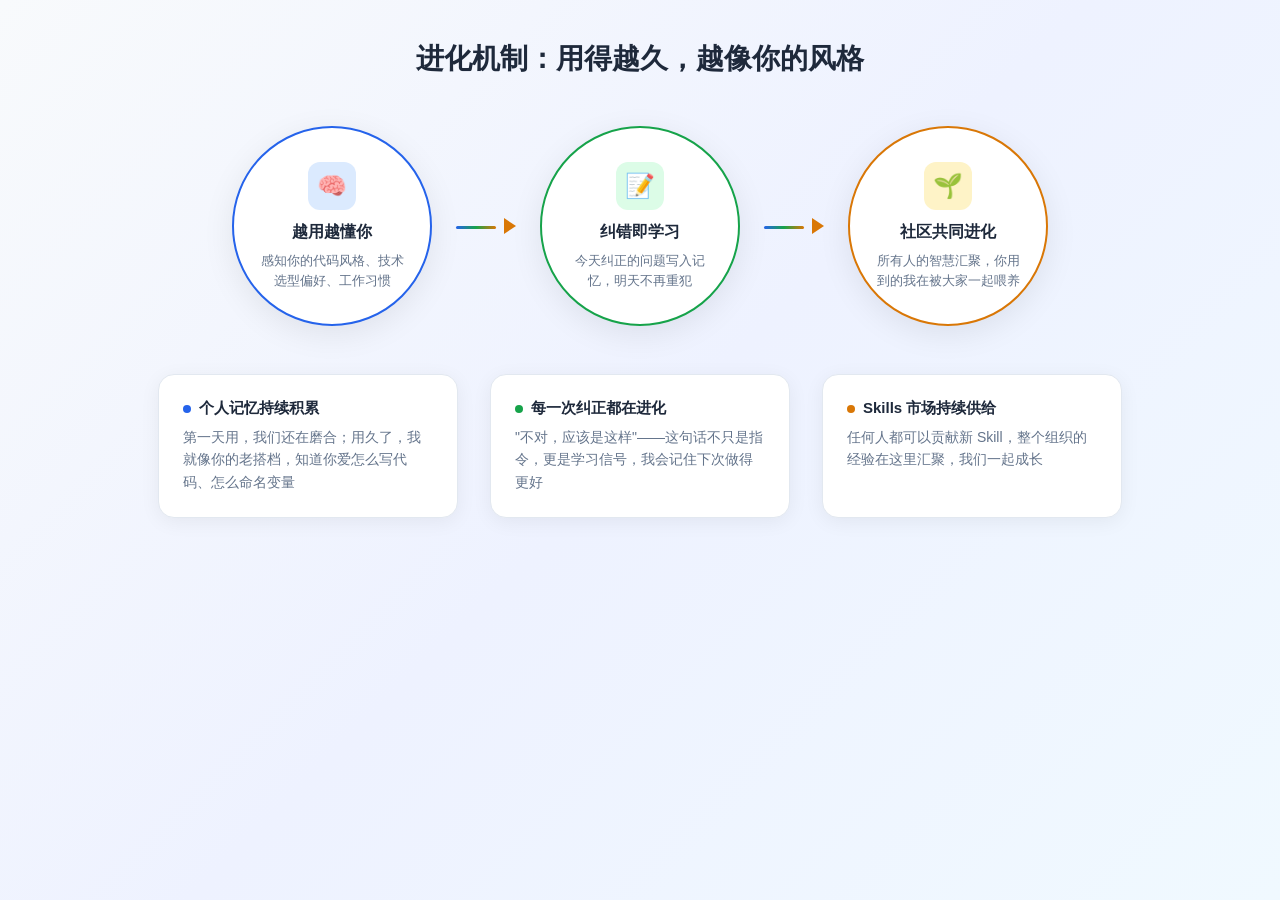
<file: myflicker-images/evolution-mechanism.html>
<!DOCTYPE html>
<html lang="zh-CN">
<head>
  <meta charset="UTF-8">
  <meta name="viewport" content="width=device-width, initial-scale=1.0">
  <title>MyFlicker 进化机制</title>
  <style>
    * {
      margin: 0;
      padding: 0;
      box-sizing: border-box;
    }
    
    body {
      font-family: -apple-system, BlinkMacSystemFont, 'Segoe UI', Roboto, 'PingFang SC', 'Microsoft YaHei', sans-serif;
      background: linear-gradient(135deg, #f8fafc 0%, #eef2ff 50%, #f0f9ff 100%);
      min-height: 100vh;
      padding: 40px 60px;
    }
    
    .container {
      max-width: 1100px;
      margin: 0 auto;
    }
    
    .title {
      font-size: 28px;
      font-weight: 700;
      color: #1e293b;
      text-align: center;
      margin-bottom: 48px;
    }
    
    .evolution-cycle {
      display: flex;
      justify-content: center;
      align-items: center;
      gap: 24px;
      position: relative;
    }
    
    .node {
      width: 200px;
      height: 200px;
      border-radius: 50%;
      display: flex;
      flex-direction: column;
      align-items: center;
      justify-content: center;
      text-align: center;
      padding: 24px;
      position: relative;
      background: white;
      box-shadow: 0 8px 32px rgba(0,0,0,0.08);
      border: 2px solid transparent;
    }
    
    .node-1 { border-color: #2563eb; }
    .node-2 { border-color: #16a34a; }
    .node-3 { border-color: #d97706; }
    
    .node-icon {
      width: 48px;
      height: 48px;
      border-radius: 12px;
      display: flex;
      align-items: center;
      justify-content: center;
      font-size: 24px;
      margin-bottom: 12px;
    }
    
    .node-1 .node-icon { background: #dbeafe; }
    .node-2 .node-icon { background: #dcfce7; }
    .node-3 .node-icon { background: #fef3c7; }
    
    .node-title {
      font-size: 16px;
      font-weight: 600;
      color: #1e293b;
      margin-bottom: 8px;
    }
    
    .node-desc {
      font-size: 13px;
      color: #64748b;
      line-height: 1.5;
    }
    
    .arrow {
      width: 60px;
      height: 40px;
      position: relative;
    }
    
    .arrow-line {
      position: absolute;
      top: 50%;
      left: 0;
      width: 40px;
      height: 3px;
      background: linear-gradient(90deg, #2563eb, #16a34a, #d97706);
      border-radius: 2px;
    }
    
    .arrow-head {
      position: absolute;
      top: 50%;
      right: 0;
      width: 0;
      height: 0;
      border-left: 12px solid #d97706;
      border-top: 8px solid transparent;
      border-bottom: 8px solid transparent;
      transform: translateY(-50%);
    }
    
    .bottom-section {
      margin-top: 48px;
      display: flex;
      justify-content: center;
      gap: 32px;
    }
    
    .feature-card {
      background: white;
      border-radius: 16px;
      padding: 24px;
      width: 300px;
      box-shadow: 0 4px 20px rgba(0,0,0,0.06);
      border: 1px solid #e2e8f0;
    }
    
    .feature-title {
      font-size: 15px;
      font-weight: 600;
      color: #1e293b;
      margin-bottom: 8px;
      display: flex;
      align-items: center;
      gap: 8px;
    }
    
    .feature-title::before {
      content: '';
      width: 8px;
      height: 8px;
      border-radius: 50%;
    }
    
    .feature-card:nth-child(1) .feature-title::before { background: #2563eb; }
    .feature-card:nth-child(2) .feature-title::before { background: #16a34a; }
    .feature-card:nth-child(3) .feature-title::before { background: #d97706; }
    
    .feature-desc {
      font-size: 14px;
      color: #64748b;
      line-height: 1.6;
    }
    
    .highlight {
      color: #2563eb;
      font-weight: 500;
    }
  </style>
</head>
<body>
  <div class="container">
    <h1 class="title">进化机制：用得越久，越像你的风格</h1>
    
    <div class="evolution-cycle">
      <div class="node node-1">
        <div class="node-icon">🧠</div>
        <div class="node-title">越用越懂你</div>
        <div class="node-desc">感知你的代码风格、技术选型偏好、工作习惯</div>
      </div>
      
      <div class="arrow">
        <div class="arrow-line"></div>
        <div class="arrow-head"></div>
      </div>
      
      <div class="node node-2">
        <div class="node-icon">📝</div>
        <div class="node-title">纠错即学习</div>
        <div class="node-desc">今天纠正的问题写入记忆，明天不再重犯</div>
      </div>
      
      <div class="arrow">
        <div class="arrow-line"></div>
        <div class="arrow-head"></div>
      </div>
      
      <div class="node node-3">
        <div class="node-icon">🌱</div>
        <div class="node-title">社区共同进化</div>
        <div class="node-desc">所有人的智慧汇聚，你用到的我在被大家一起喂养</div>
      </div>
    </div>
    
    <div class="bottom-section">
      <div class="feature-card">
        <div class="feature-title">个人记忆持续积累</div>
        <div class="feature-desc">第一天用，我们还在磨合；用久了，我就像你的老搭档，知道你爱怎么写代码、怎么命名变量</div>
      </div>
      
      <div class="feature-card">
        <div class="feature-title">每一次纠正都在进化</div>
        <div class="feature-desc">"不对，应该是这样"——这句话不只是指令，更是学习信号，我会记住下次做得更好</div>
      </div>
      
      <div class="feature-card">
        <div class="feature-title"> Skills 市场持续供给</div>
        <div class="feature-desc">任何人都可以贡献新 Skill，整个组织的经验在这里汇聚，我们一起成长</div>
      </div>
    </div>
  </div>
</body>
</html>
</file>
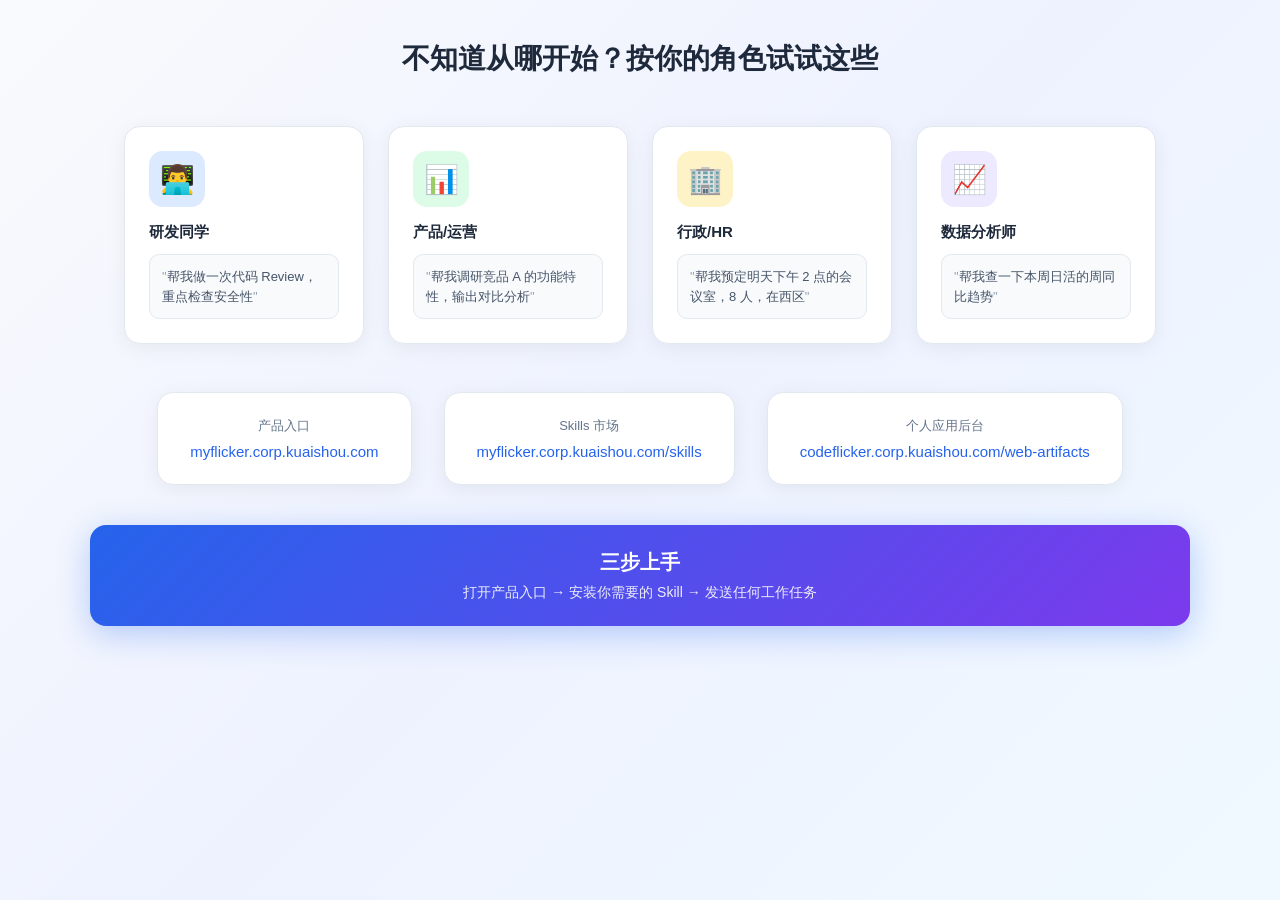
<file: myflicker-images/getting-started.html>
<!DOCTYPE html>
<html lang="zh-CN">
<head>
  <meta charset="UTF-8">
  <meta name="viewport" content="width=device-width, initial-scale=1.0">
  <title>开始使用 MyFlicker</title>
  <style>
    * {
      margin: 0;
      padding: 0;
      box-sizing: border-box;
    }
    
    body {
      font-family: -apple-system, BlinkMacSystemFont, 'Segoe UI', Roboto, 'PingFang SC', 'Microsoft YaHei', sans-serif;
      background: linear-gradient(135deg, #f8fafc 0%, #eef2ff 50%, #f0f9ff 100%);
      min-height: 100vh;
      padding: 40px 60px;
    }
    
    .container {
      max-width: 1100px;
      margin: 0 auto;
    }
    
    .title {
      font-size: 28px;
      font-weight: 700;
      color: #1e293b;
      text-align: center;
      margin-bottom: 48px;
    }
    
    .roles {
      display: flex;
      justify-content: center;
      gap: 24px;
      flex-wrap: wrap;
    }
    
    .role-card {
      width: 240px;
      background: white;
      border-radius: 16px;
      padding: 24px;
      box-shadow: 0 4px 20px rgba(0,0,0,0.06);
      border: 1px solid #e2e8f0;
      transition: transform 0.2s, box-shadow 0.2s;
    }
    
    .role-card:hover {
      transform: translateY(-4px);
      box-shadow: 0 8px 32px rgba(0,0,0,0.1);
    }
    
    .role-icon {
      width: 56px;
      height: 56px;
      border-radius: 14px;
      display: flex;
      align-items: center;
      justify-content: center;
      font-size: 28px;
      margin-bottom: 16px;
    }
    
    .role-card:nth-child(1) .role-icon { background: #dbeafe; }
    .role-card:nth-child(2) .role-icon { background: #dcfce7; }
    .role-card:nth-child(3) .role-icon { background: #fef3c7; }
    .role-card:nth-child(4) .role-icon { background: #ede9fe; }
    
    .role-name {
      font-size: 15px;
      font-weight: 600;
      color: #1e293b;
      margin-bottom: 12px;
    }
    
    .role-prompt {
      background: #f8fafc;
      border-radius: 10px;
      padding: 12px;
      font-size: 13px;
      color: #475569;
      line-height: 1.5;
      border: 1px solid #e2e8f0;
    }
    
    .role-prompt::before {
      content: '"';
      color: #94a3b8;
    }
    
    .role-prompt::after {
      content: '"';
      color: #94a3b8;
    }
    
    .bottom-section {
      margin-top: 48px;
      display: flex;
      justify-content: center;
      gap: 32px;
    }
    
    .entry-card {
      background: white;
      border-radius: 16px;
      padding: 24px 32px;
      box-shadow: 0 4px 20px rgba(0,0,0,0.06);
      border: 1px solid #e2e8f0;
      text-align: center;
    }
    
    .entry-label {
      font-size: 13px;
      color: #64748b;
      margin-bottom: 8px;
    }
    
    .entry-link {
      font-size: 15px;
      font-weight: 500;
      color: #2563eb;
    }
    
    .cta {
      background: linear-gradient(135deg, #2563eb, #7c3aed);
      color: white;
      border-radius: 16px;
      padding: 24px 48px;
      margin-top: 40px;
      text-align: center;
      box-shadow: 0 8px 32px rgba(37, 99, 235, 0.3);
    }
    
    .cta-title {
      font-size: 20px;
      font-weight: 600;
      margin-bottom: 8px;
    }
    
    .cta-desc {
      font-size: 14px;
      opacity: 0.9;
    }
  </style>
</head>
<body>
  <div class="container">
    <h1 class="title">不知道从哪开始？按你的角色试试这些</h1>
    
    <div class="roles">
      <div class="role-card">
        <div class="role-icon">👨‍💻</div>
        <div class="role-name">研发同学</div>
        <div class="role-prompt">帮我做一次代码 Review，重点检查安全性</div>
      </div>
      
      <div class="role-card">
        <div class="role-icon">📊</div>
        <div class="role-name">产品/运营</div>
        <div class="role-prompt">帮我调研竞品 A 的功能特性，输出对比分析</div>
      </div>
      
      <div class="role-card">
        <div class="role-icon">🏢</div>
        <div class="role-name">行政/HR</div>
        <div class="role-prompt">帮我预定明天下午 2 点的会议室，8 人，在西区</div>
      </div>
      
      <div class="role-card">
        <div class="role-icon">📈</div>
        <div class="role-name">数据分析师</div>
        <div class="role-prompt">帮我查一下本周日活的周同比趋势</div>
      </div>
    </div>
    
    <div class="bottom-section">
      <div class="entry-card">
        <div class="entry-label">产品入口</div>
        <div class="entry-link">myflicker.corp.kuaishou.com</div>
      </div>
      
      <div class="entry-card">
        <div class="entry-label">Skills 市场</div>
        <div class="entry-link">myflicker.corp.kuaishou.com/skills</div>
      </div>
      
      <div class="entry-card">
        <div class="entry-label">个人应用后台</div>
        <div class="entry-link">codeflicker.corp.kuaishou.com/web-artifacts</div>
      </div>
    </div>
    
    <div class="cta">
      <div class="cta-title">三步上手</div>
      <div class="cta-desc">打开产品入口 → 安装你需要的 Skill → 发送任何工作任务</div>
    </div>
  </div>
</body>
</html>
</file>
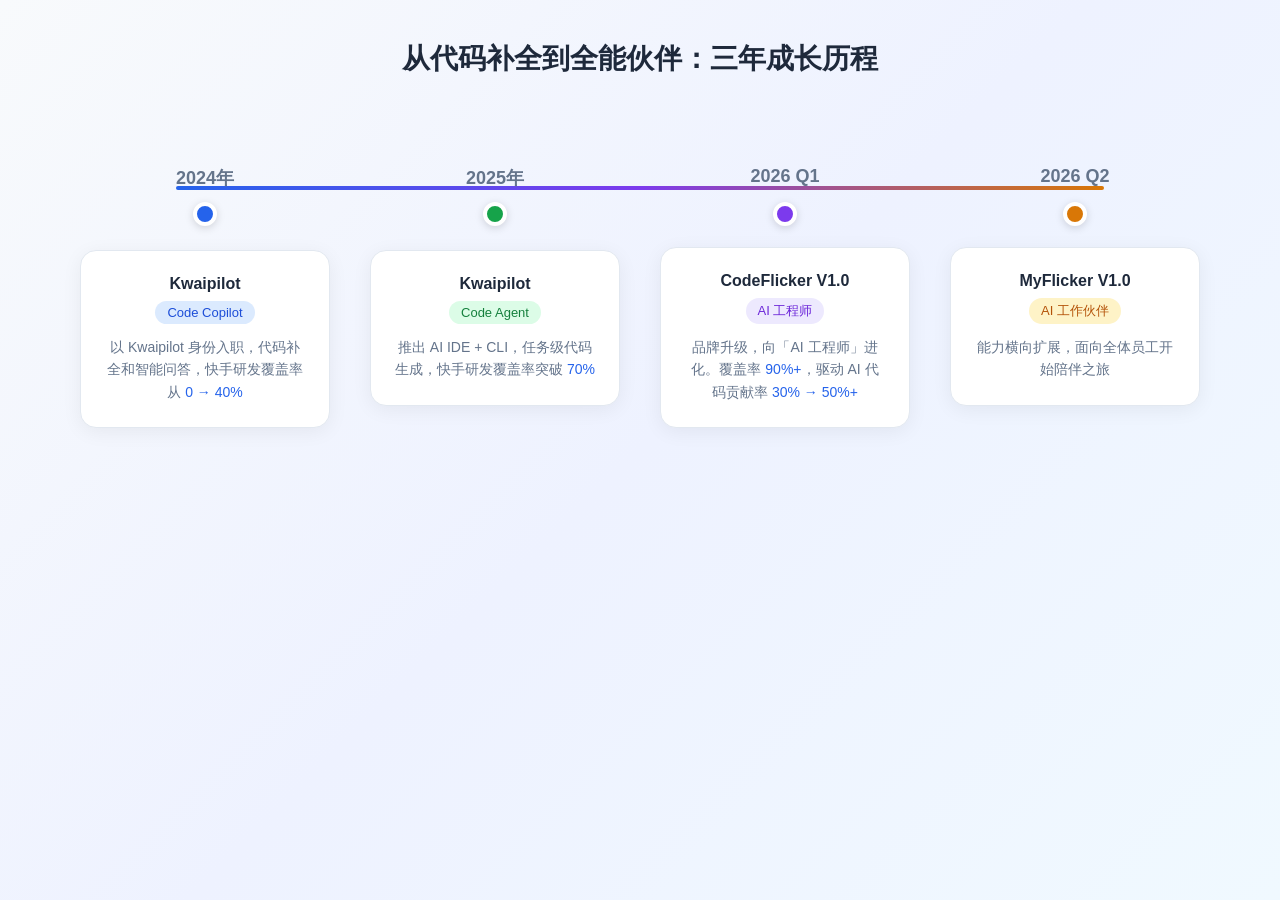
<file: myflicker-images/growth-journey.html>
<!DOCTYPE html>
<html lang="zh-CN">
<head>
  <meta charset="UTF-8">
  <meta name="viewport" content="width=device-width, initial-scale=1.0">
  <title>MyFlicker 成长历程</title>
  <style>
    * {
      margin: 0;
      padding: 0;
      box-sizing: border-box;
    }
    
    body {
      font-family: -apple-system, BlinkMacSystemFont, 'Segoe UI', Roboto, 'PingFang SC', 'Microsoft YaHei', sans-serif;
      background: linear-gradient(135deg, #f8fafc 0%, #eef2ff 50%, #f0f9ff 100%);
      min-height: 100vh;
      padding: 40px 60px;
    }
    
    .container {
      max-width: 1200px;
      margin: 0 auto;
    }
    
    .title {
      font-size: 28px;
      font-weight: 700;
      color: #1e293b;
      text-align: center;
      margin-bottom: 48px;
    }
    
    .timeline {
      display: flex;
      justify-content: space-between;
      position: relative;
      padding-top: 40px;
    }
    
    .timeline::before {
      content: '';
      position: absolute;
      top: 60px;
      left: 10%;
      right: 10%;
      height: 4px;
      background: linear-gradient(90deg, #2563eb 0%, #7c3aed 50%, #d97706 100%);
      border-radius: 2px;
    }
    
    .stage {
      flex: 1;
      text-align: center;
      position: relative;
      padding: 0 20px;
    }
    
    .dot {
      width: 24px;
      height: 24px;
      border-radius: 50%;
      position: absolute;
      top: 36px;
      left: 50%;
      transform: translateX(-50%);
      z-index: 2;
      border: 4px solid white;
      box-shadow: 0 2px 8px rgba(0,0,0,0.15);
    }
    
    .stage:nth-child(1) .dot { background: #2563eb; }
    .stage:nth-child(2) .dot { background: #16a34a; }
    .stage:nth-child(3) .dot { background: #7c3aed; }
    .stage:nth-child(4) .dot { background: #d97706; }
    
    .year {
      font-size: 18px;
      font-weight: 600;
      color: #64748b;
      margin-bottom: 12px;
    }
    
    .card {
      background: white;
      border-radius: 16px;
      padding: 24px;
      box-shadow: 0 4px 20px rgba(0,0,0,0.06);
      border: 1px solid #e2e8f0;
      margin-top: 60px;
    }
    
    .product-name {
      font-size: 16px;
      font-weight: 600;
      color: #1e293b;
      margin-bottom: 8px;
    }
    
    .stage-name {
      display: inline-block;
      font-size: 13px;
      font-weight: 500;
      padding: 4px 12px;
      border-radius: 20px;
      margin-bottom: 12px;
    }
    
    .stage:nth-child(1) .stage-name { background: #dbeafe; color: #1d4ed8; }
    .stage:nth-child(2) .stage-name { background: #dcfce7; color: #15803d; }
    .stage:nth-child(3) .stage-name { background: #ede9fe; color: #6d28d9; }
    .stage:nth-child(4) .stage-name { background: #fef3c7; color: #b45309; }
    
    .desc {
      font-size: 14px;
      color: #64748b;
      line-height: 1.6;
    }
    
    .highlight {
      color: #2563eb;
      font-weight: 500;
    }
    
    .arrow {
      position: absolute;
      top: 52px;
      right: -20px;
      width: 0;
      height: 0;
      border-left: 8px solid #64748b;
      border-top: 6px solid transparent;
      border-bottom: 6px solid transparent;
      opacity: 0.3;
    }
    
    .stage:last-child .arrow {
      display: none;
    }
  </style>
</head>
<body>
  <div class="container">
    <h1 class="title">从代码补全到全能伙伴：三年成长历程</h1>
    
    <div class="timeline">
      <div class="stage">
        <div class="dot"></div>
        <div class="year">2024年</div>
        <div class="card">
          <div class="product-name">Kwaipilot</div>
          <span class="stage-name">Code Copilot</span>
          <p class="desc">以 Kwaipilot 身份入职，代码补全和智能问答，快手研发覆盖率从 <span class="highlight">0 → 40%</span></p>
        </div>
      </div>
      
      <div class="stage">
        <div class="dot"></div>
        <div class="year">2025年</div>
        <div class="card">
          <div class="product-name">Kwaipilot</div>
          <span class="stage-name">Code Agent</span>
          <p class="desc">推出 AI IDE + CLI，任务级代码生成，快手研发覆盖率突破 <span class="highlight">70%</span></p>
        </div>
      </div>
      
      <div class="stage">
        <div class="dot"></div>
        <div class="year">2026 Q1</div>
        <div class="card">
          <div class="product-name">CodeFlicker V1.0</div>
          <span class="stage-name">AI 工程师</span>
          <p class="desc">品牌升级，向「AI 工程师」进化。覆盖率 <span class="highlight">90%+</span>，驱动 AI 代码贡献率 <span class="highlight">30% → 50%+</span></p>
        </div>
      </div>
      
      <div class="stage">
        <div class="dot"></div>
        <div class="year">2026 Q2</div>
        <div class="card">
          <div class="product-name">MyFlicker V1.0</div>
          <span class="stage-name">AI 工作伙伴</span>
          <p class="desc">能力横向扩展，面向全体员工开始陪伴之旅</p>
        </div>
      </div>
    </div>
  </div>
</body>
</html>
</file>
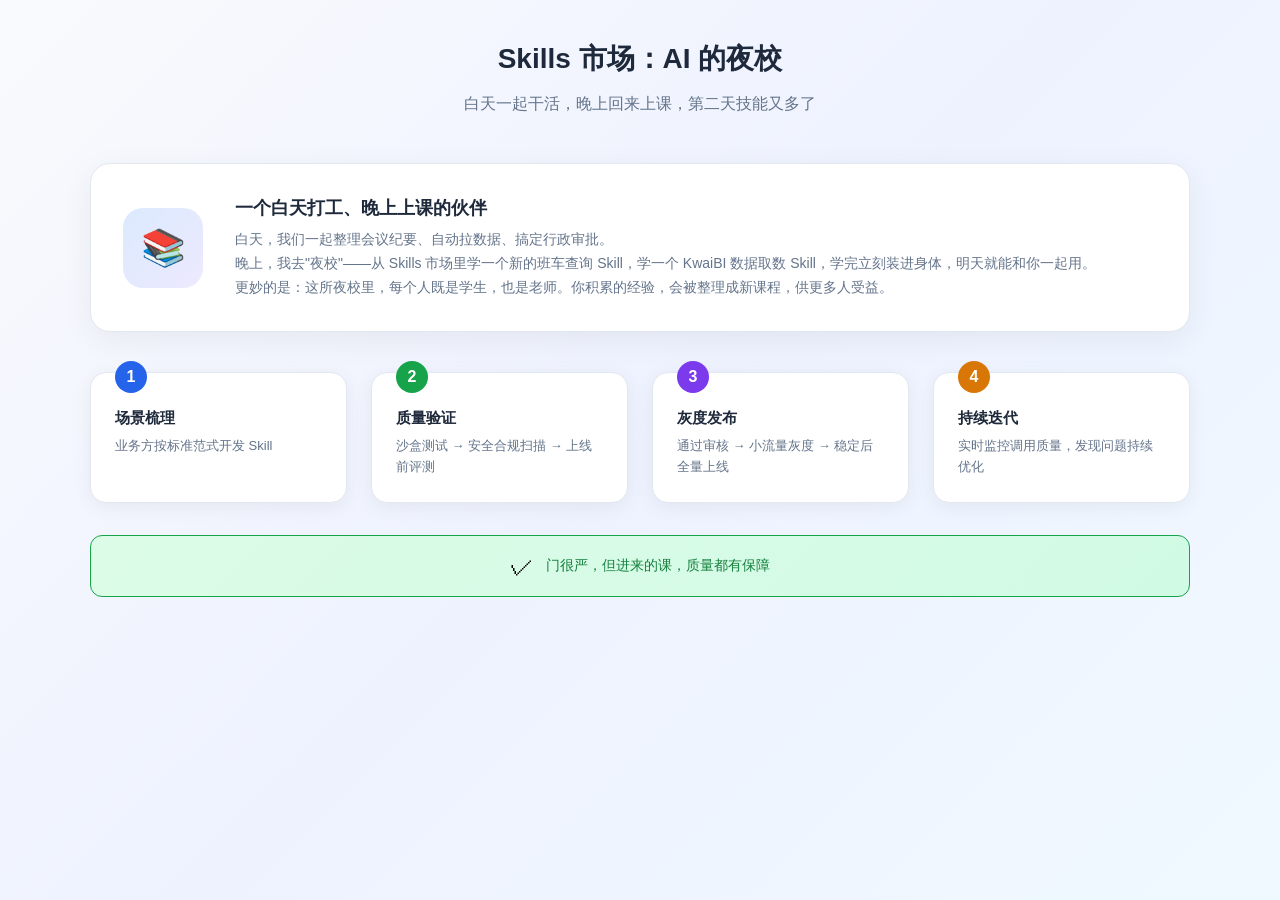
<file: myflicker-images/skills-market.html>
<!DOCTYPE html>
<html lang="zh-CN">
<head>
  <meta charset="UTF-8">
  <meta name="viewport" content="width=device-width, initial-scale=1.0">
  <title>Skills 市场</title>
  <style>
    * {
      margin: 0;
      padding: 0;
      box-sizing: border-box;
    }
    
    body {
      font-family: -apple-system, BlinkMacSystemFont, 'Segoe UI', Roboto, 'PingFang SC', 'Microsoft YaHei', sans-serif;
      background: linear-gradient(135deg, #f8fafc 0%, #eef2ff 50%, #f0f9ff 100%);
      min-height: 100vh;
      padding: 40px 60px;
    }
    
    .container {
      max-width: 1100px;
      margin: 0 auto;
    }
    
    .title {
      font-size: 28px;
      font-weight: 700;
      color: #1e293b;
      text-align: center;
      margin-bottom: 16px;
    }
    
    .subtitle {
      font-size: 16px;
      color: #64748b;
      text-align: center;
      margin-bottom: 48px;
    }
    
    .analogy {
      background: white;
      border-radius: 20px;
      padding: 32px;
      margin-bottom: 40px;
      box-shadow: 0 8px 32px rgba(0,0,0,0.06);
      border: 1px solid #e2e8f0;
      display: flex;
      align-items: center;
      gap: 32px;
    }
    
    .analogy-icon {
      width: 80px;
      height: 80px;
      border-radius: 20px;
      background: linear-gradient(135deg, #dbeafe, #ede9fe);
      display: flex;
      align-items: center;
      justify-content: center;
      font-size: 36px;
      flex-shrink: 0;
    }
    
    .analogy-content {
      flex: 1;
    }
    
    .analogy-title {
      font-size: 18px;
      font-weight: 600;
      color: #1e293b;
      margin-bottom: 8px;
    }
    
    .analogy-desc {
      font-size: 14px;
      color: #64748b;
      line-height: 1.7;
    }
    
    .steps {
      display: flex;
      justify-content: space-between;
      gap: 24px;
    }
    
    .step {
      flex: 1;
      background: white;
      border-radius: 16px;
      padding: 24px;
      box-shadow: 0 4px 20px rgba(0,0,0,0.06);
      border: 1px solid #e2e8f0;
      position: relative;
    }
    
    .step-number {
      position: absolute;
      top: -12px;
      left: 24px;
      width: 32px;
      height: 32px;
      border-radius: 50%;
      display: flex;
      align-items: center;
      justify-content: center;
      font-size: 16px;
      font-weight: 600;
      color: white;
    }
    
    .step:nth-child(1) .step-number { background: #2563eb; }
    .step:nth-child(2) .step-number { background: #16a34a; }
    .step:nth-child(3) .step-number { background: #7c3aed; }
    .step:nth-child(4) .step-number { background: #d97706; }
    
    .step-title {
      font-size: 15px;
      font-weight: 600;
      color: #1e293b;
      margin-bottom: 8px;
      margin-top: 12px;
    }
    
    .step-desc {
      font-size: 13px;
      color: #64748b;
      line-height: 1.6;
    }
    
    .quality-badge {
      background: linear-gradient(135deg, #dcfce7, #d1fae5);
      border: 1px solid #16a34a;
      border-radius: 12px;
      padding: 16px 24px;
      margin-top: 32px;
      display: flex;
      align-items: center;
      justify-content: center;
      gap: 12px;
    }
    
    .quality-icon {
      font-size: 24px;
    }
    
    .quality-text {
      font-size: 14px;
      color: #15803d;
      font-weight: 500;
    }
  </style>
</head>
<body>
  <div class="container">
    <h1 class="title">Skills 市场：AI 的夜校</h1>
    <p class="subtitle">白天一起干活，晚上回来上课，第二天技能又多了</p>
    
    <div class="analogy">
      <div class="analogy-icon">📚</div>
      <div class="analogy-content">
        <div class="analogy-title">一个白天打工、晚上上课的伙伴</div>
        <div class="analogy-desc">
          白天，我们一起整理会议纪要、自动拉数据、搞定行政审批。<br>
          晚上，我去"夜校"——从 Skills 市场里学一个新的班车查询 Skill，学一个 KwaiBI 数据取数 Skill，学完立刻装进身体，明天就能和你一起用。<br>
          更妙的是：这所夜校里，每个人既是学生，也是老师。你积累的经验，会被整理成新课程，供更多人受益。
        </div>
      </div>
    </div>
    
    <div class="steps">
      <div class="step">
        <div class="step-number">1</div>
        <div class="step-title">场景梳理</div>
        <div class="step-desc">业务方按标准范式开发 Skill</div>
      </div>
      
      <div class="step">
        <div class="step-number">2</div>
        <div class="step-title">质量验证</div>
        <div class="step-desc">沙盒测试 → 安全合规扫描 → 上线前评测</div>
      </div>
      
      <div class="step">
        <div class="step-number">3</div>
        <div class="step-title">灰度发布</div>
        <div class="step-desc">通过审核 → 小流量灰度 → 稳定后全量上线</div>
      </div>
      
      <div class="step">
        <div class="step-number">4</div>
        <div class="step-title">持续迭代</div>
        <div class="step-desc">实时监控调用质量，发现问题持续优化</div>
      </div>
    </div>
    
    <div class="quality-badge">
      <span class="quality-icon">✓</span>
      <span class="quality-text">门很严，但进来的课，质量都有保障</span>
    </div>
  </div>
</body>
</html>
</file>
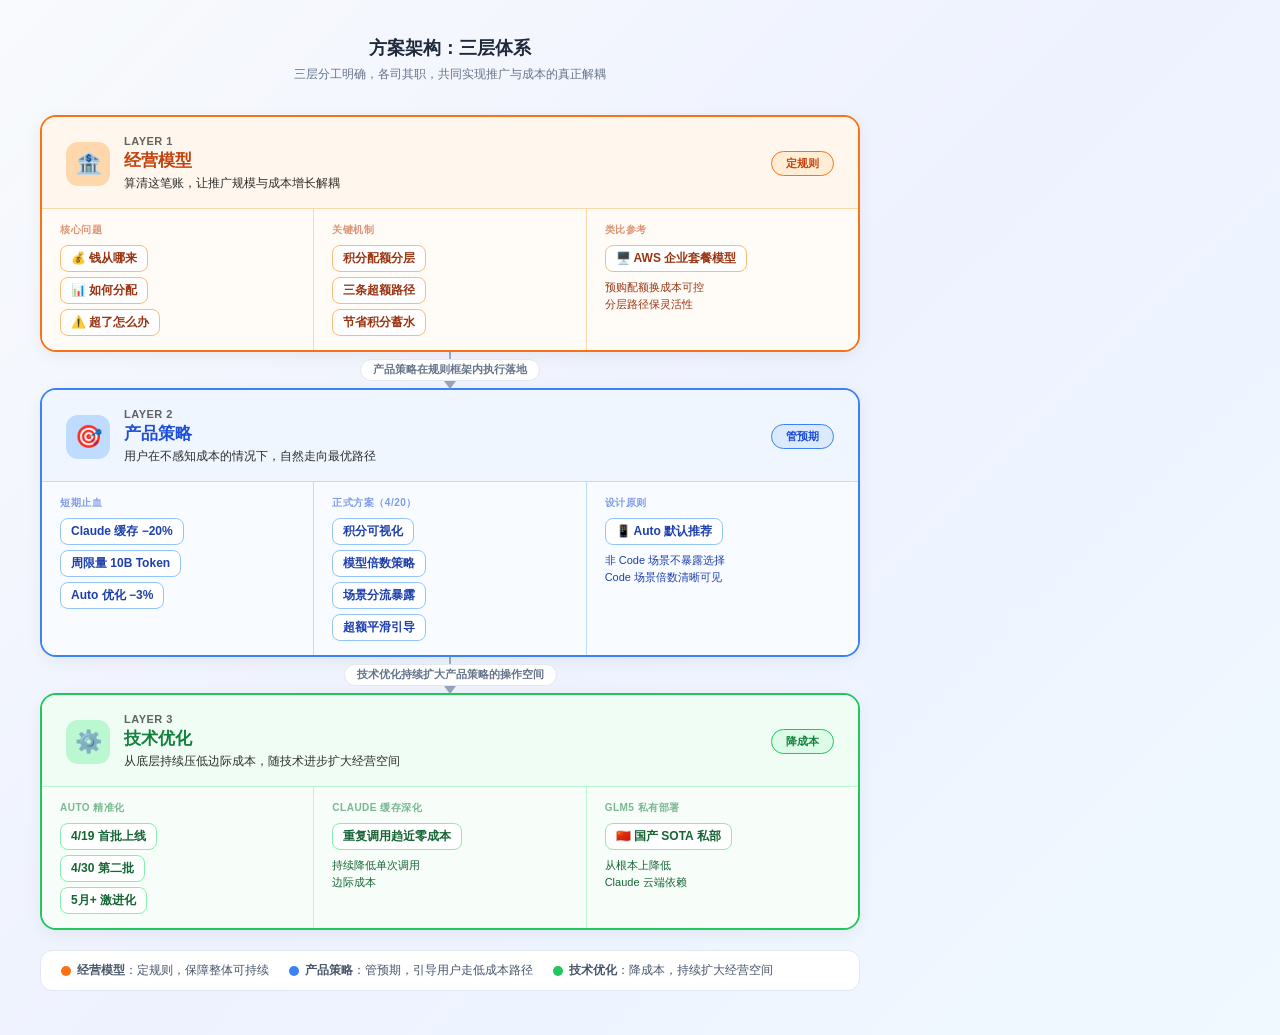
<file: Output/ai-governance-doc/images/chart0-three-layers.html>
<!DOCTYPE html>
<html>
<head>
<meta charset="UTF-8">
<style>
* { margin: 0; padding: 0; box-sizing: border-box; }
body {
  width: 900px;
  background: linear-gradient(135deg, #f8fafc 0%, #eef2ff 50%, #f0f9ff 100%);
  font-family: -apple-system, "PingFang SC", "Microsoft YaHei", sans-serif;
  padding: 36px 40px 44px;
}
.chart-title {
  text-align: center;
  font-size: 18px;
  font-weight: 700;
  color: #1e293b;
  margin-bottom: 6px;
}
.chart-subtitle {
  text-align: center;
  font-size: 12px;
  color: #64748b;
  margin-bottom: 32px;
}

/* 整体布局 */
.stack {
  display: flex;
  flex-direction: column;
  gap: 0;
  width: 820px;
  margin: 0 auto;
  position: relative;
}

/* 连接箭头 */
.connector {
  display: flex;
  align-items: center;
  justify-content: center;
  height: 36px;
  position: relative;
  z-index: 2;
}
.connector-line {
  width: 2px;
  height: 100%;
  background: linear-gradient(to bottom, #94a3b8, #cbd5e1);
  position: relative;
}
.connector-line::after {
  content: '';
  position: absolute;
  bottom: -1px;
  left: -5px;
  border-left: 6px solid transparent;
  border-right: 6px solid transparent;
  border-top: 8px solid #94a3b8;
}
.connector-label {
  position: absolute;
  font-size: 10.5px;
  color: #64748b;
  background: white;
  border: 1px solid #e2e8f0;
  border-radius: 20px;
  padding: 3px 12px;
  font-weight: 600;
  white-space: nowrap;
}

/* 每一层 */
.layer {
  border-radius: 16px;
  border: 2.5px solid;
  overflow: hidden;
  box-shadow: 0 4px 16px rgba(0,0,0,0.06);
}

/* 层头部 */
.layer-head {
  display: flex;
  align-items: center;
  gap: 14px;
  padding: 18px 24px 16px;
}
.layer-badge {
  width: 44px;
  height: 44px;
  border-radius: 12px;
  display: flex;
  align-items: center;
  justify-content: center;
  font-size: 22px;
  flex-shrink: 0;
}
.layer-meta { flex: 1; }
.layer-num  { font-size: 11px; font-weight: 700; opacity: 0.6; letter-spacing: 0.5px; text-transform: uppercase; }
.layer-name { font-size: 17px; font-weight: 800; margin: 2px 0 3px; }
.layer-goal { font-size: 12px; opacity: 0.82; }
.layer-tag  {
  font-size: 11px; font-weight: 700;
  border-radius: 20px; padding: 4px 14px;
  white-space: nowrap;
}

/* 层内容 */
.layer-body {
  display: flex;
  gap: 0;
  border-top: 1.5px solid;
}
.body-item {
  flex: 1;
  padding: 14px 18px;
  border-right: 1px solid;
}
.body-item:last-child { border-right: none; }
.bi-label {
  font-size: 10px;
  font-weight: 700;
  letter-spacing: 0.5px;
  opacity: 0.55;
  margin-bottom: 8px;
  text-transform: uppercase;
}
.bi-content {
  display: flex;
  flex-direction: column;
  gap: 5px;
}
.bi-tag {
  display: inline-flex;
  align-items: center;
  gap: 5px;
  font-size: 12px;
  font-weight: 600;
  background: white;
  border: 1.5px solid;
  border-radius: 8px;
  padding: 4px 10px;
  width: fit-content;
}

/* 第一层：经营模型 — 橙色系 */
.l1 { border-color: #f97316; }
.l1 .layer-head { background: #fff7ed; }
.l1 .layer-name { color: #c2410c; }
.l1 .layer-badge { background: #fed7aa; }
.l1 .layer-tag  { background: #ffedd5; color: #c2410c; border: 1.5px solid #f97316; }
.l1 .layer-body { border-color: #fed7aa; background: #fffbf7; }
.l1 .body-item  { border-color: #fed7aa; }
.l1 .bi-label   { color: #c2410c; }
.l1 .bi-tag     { border-color: #fdba74; color: #9a3412; }

/* 第二层：产品策略 — 蓝色系 */
.l2 { border-color: #3b82f6; }
.l2 .layer-head { background: #eff6ff; }
.l2 .layer-name { color: #1d4ed8; }
.l2 .layer-badge { background: #bfdbfe; }
.l2 .layer-tag  { background: #dbeafe; color: #1d4ed8; border: 1.5px solid #3b82f6; }
.l2 .layer-body { border-color: #bfdbfe; background: #f8fbff; }
.l2 .body-item  { border-color: #bfdbfe; }
.l2 .bi-label   { color: #1d4ed8; }
.l2 .bi-tag     { border-color: #93c5fd; color: #1e40af; }

/* 第三层：技术优化 — 绿色系 */
.l3 { border-color: #22c55e; }
.l3 .layer-head { background: #f0fdf4; }
.l3 .layer-name { color: #15803d; }
.l3 .layer-badge { background: #bbf7d0; }
.l3 .layer-tag  { background: #dcfce7; color: #15803d; border: 1.5px solid #22c55e; }
.l3 .layer-body { border-color: #bbf7d0; background: #f7fdf9; }
.l3 .body-item  { border-color: #bbf7d0; }
.l3 .bi-label   { color: #15803d; }
.l3 .bi-tag     { border-color: #86efac; color: #166534; }

/* 底部说明 */
.footer {
  margin-top: 20px;
  width: 820px;
  margin-left: auto;
  margin-right: auto;
  background: white;
  border: 1.5px solid #e2e8f0;
  border-radius: 12px;
  padding: 12px 20px;
  display: flex;
  align-items: center;
  gap: 20px;
}
.footer-item {
  display: flex;
  align-items: center;
  gap: 6px;
  font-size: 11.5px;
  color: #475569;
}
.footer-dot {
  width: 10px; height: 10px;
  border-radius: 50%;
  flex-shrink: 0;
}
</style>
</head>
<body>
<div class="chart-title">方案架构：三层体系</div>
<div class="chart-subtitle">三层分工明确，各司其职，共同实现推广与成本的真正解耦</div>

<div class="stack">

  <!-- 第一层 -->
  <div class="layer l1">
    <div class="layer-head">
      <div class="layer-badge">🏦</div>
      <div class="layer-meta">
        <div class="layer-num">Layer 1</div>
        <div class="layer-name">经营模型</div>
        <div class="layer-goal">算清这笔账，让推广规模与成本增长解耦</div>
      </div>
      <div class="layer-tag">定规则</div>
    </div>
    <div class="layer-body">
      <div class="body-item">
        <div class="bi-label">核心问题</div>
        <div class="bi-content">
          <span class="bi-tag">💰 钱从哪来</span>
          <span class="bi-tag">📊 如何分配</span>
          <span class="bi-tag">⚠️ 超了怎么办</span>
        </div>
      </div>
      <div class="body-item">
        <div class="bi-label">关键机制</div>
        <div class="bi-content">
          <span class="bi-tag">积分配额分层</span>
          <span class="bi-tag">三条超额路径</span>
          <span class="bi-tag">节省积分蓄水</span>
        </div>
      </div>
      <div class="body-item">
        <div class="bi-label">类比参考</div>
        <div class="bi-content">
          <span class="bi-tag">🖥️ AWS 企业套餐模型</span>
          <span style="font-size:11px;color:#9a3412;margin-top:2px;line-height:1.5">预购配额换成本可控<br>分层路径保灵活性</span>
        </div>
      </div>
    </div>
  </div>

  <!-- 连接箭头 1→2 -->
  <div class="connector">
    <div class="connector-line"></div>
    <div class="connector-label">产品策略在规则框架内执行落地</div>
  </div>

  <!-- 第二层 -->
  <div class="layer l2">
    <div class="layer-head">
      <div class="layer-badge">🎯</div>
      <div class="layer-meta">
        <div class="layer-num">Layer 2</div>
        <div class="layer-name">产品策略</div>
        <div class="layer-goal">用户在不感知成本的情况下，自然走向最优路径</div>
      </div>
      <div class="layer-tag">管预期</div>
    </div>
    <div class="layer-body">
      <div class="body-item">
        <div class="bi-label">短期止血</div>
        <div class="bi-content">
          <span class="bi-tag">Claude 缓存 −20%</span>
          <span class="bi-tag">周限量 10B Token</span>
          <span class="bi-tag">Auto 优化 −3%</span>
        </div>
      </div>
      <div class="body-item">
        <div class="bi-label">正式方案（4/20）</div>
        <div class="bi-content">
          <span class="bi-tag">积分可视化</span>
          <span class="bi-tag">模型倍数策略</span>
          <span class="bi-tag">场景分流暴露</span>
          <span class="bi-tag">超额平滑引导</span>
        </div>
      </div>
      <div class="body-item">
        <div class="bi-label">设计原则</div>
        <div class="bi-content">
          <span class="bi-tag">📱 Auto 默认推荐</span>
          <span style="font-size:11px;color:#1e40af;margin-top:2px;line-height:1.5">非 Code 场景不暴露选择<br>Code 场景倍数清晰可见</span>
        </div>
      </div>
    </div>
  </div>

  <!-- 连接箭头 2→3 -->
  <div class="connector">
    <div class="connector-line"></div>
    <div class="connector-label">技术优化持续扩大产品策略的操作空间</div>
  </div>

  <!-- 第三层 -->
  <div class="layer l3">
    <div class="layer-head">
      <div class="layer-badge">⚙️</div>
      <div class="layer-meta">
        <div class="layer-num">Layer 3</div>
        <div class="layer-name">技术优化</div>
        <div class="layer-goal">从底层持续压低边际成本，随技术进步扩大经营空间</div>
      </div>
      <div class="layer-tag">降成本</div>
    </div>
    <div class="layer-body">
      <div class="body-item">
        <div class="bi-label">Auto 精准化</div>
        <div class="bi-content">
          <span class="bi-tag">4/19 首批上线</span>
          <span class="bi-tag">4/30 第二批</span>
          <span class="bi-tag">5月+ 激进化</span>
        </div>
      </div>
      <div class="body-item">
        <div class="bi-label">Claude 缓存深化</div>
        <div class="bi-content">
          <span class="bi-tag">重复调用趋近零成本</span>
          <span style="font-size:11px;color:#166534;margin-top:2px;line-height:1.5">持续降低单次调用<br>边际成本</span>
        </div>
      </div>
      <div class="body-item">
        <div class="bi-label">GLM5 私有部署</div>
        <div class="bi-content">
          <span class="bi-tag">🇨🇳 国产 SOTA 私部</span>
          <span style="font-size:11px;color:#166534;margin-top:2px;line-height:1.5">从根本上降低<br>Claude 云端依赖</span>
        </div>
      </div>
    </div>
  </div>

</div>

<!-- 底部说明 -->
<div class="footer" style="margin-top:20px">
  <div class="footer-item">
    <div class="footer-dot" style="background:#f97316"></div>
    <span><strong>经营模型</strong>：定规则，保障整体可持续</span>
  </div>
  <div class="footer-item">
    <div class="footer-dot" style="background:#3b82f6"></div>
    <span><strong>产品策略</strong>：管预期，引导用户走低成本路径</span>
  </div>
  <div class="footer-item">
    <div class="footer-dot" style="background:#22c55e"></div>
    <span><strong>技术优化</strong>：降成本，持续扩大经营空间</span>
  </div>
</div>

</body>
</html>
</file>
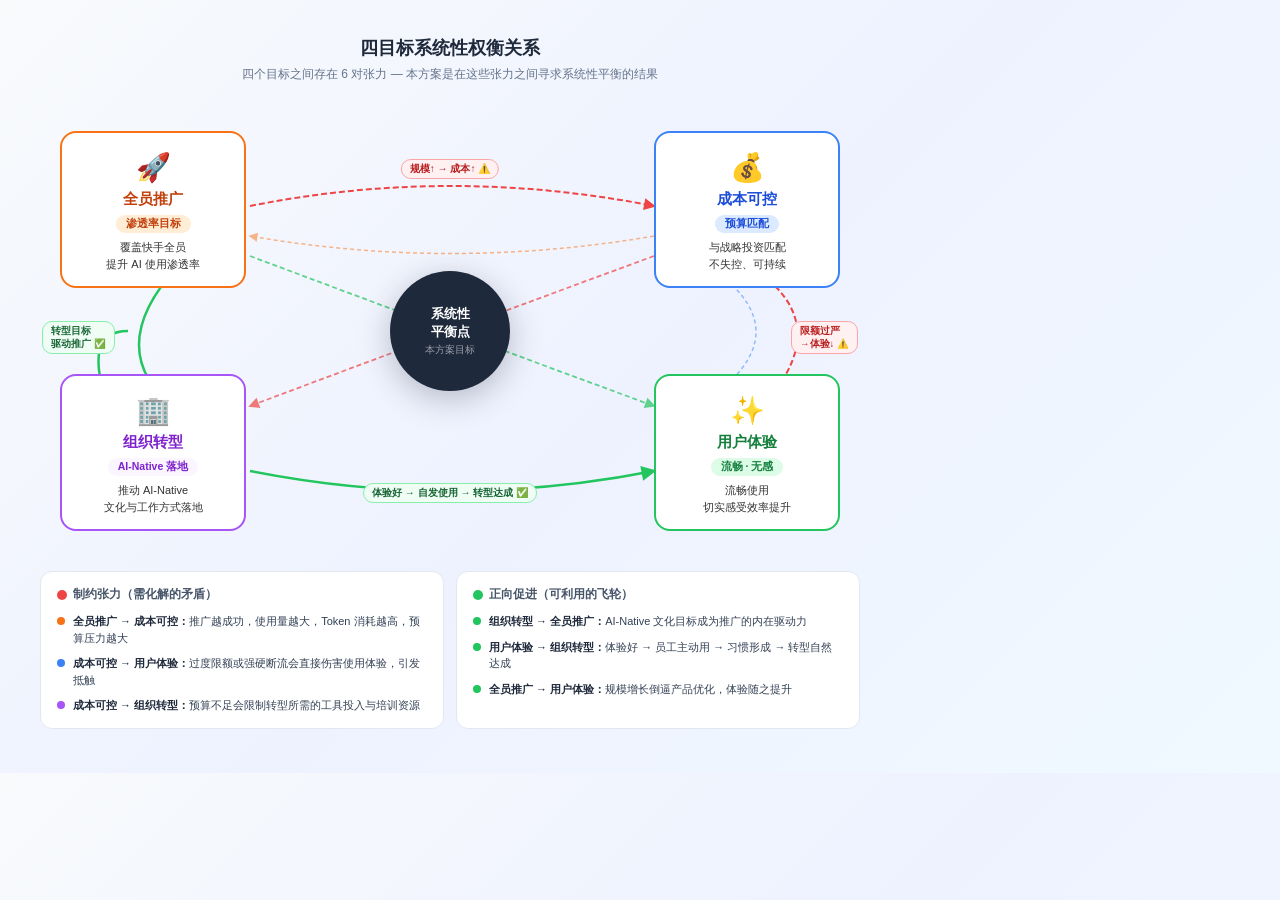
<file: Output/ai-governance-doc/images/chart1-goals.html>
<!DOCTYPE html>
<html>
<head>
<meta charset="UTF-8">
<style>
* { margin: 0; padding: 0; box-sizing: border-box; }
body {
  width: 900px;
  background: linear-gradient(135deg, #f8fafc 0%, #eef2ff 50%, #f0f9ff 100%);
  font-family: -apple-system, "PingFang SC", "Microsoft YaHei", sans-serif;
  padding: 36px 40px 44px;
}
.chart-title {
  text-align: center;
  font-size: 18px;
  font-weight: 700;
  color: #1e293b;
  margin-bottom: 6px;
}
.chart-subtitle {
  text-align: center;
  font-size: 12px;
  color: #64748b;
  margin-bottom: 28px;
}

/* ===== 上半：2×2矩阵区 ===== */
.matrix-wrap {
  position: relative;
  width: 820px;
  height: 440px;
  margin: 0 auto;
}

/* 四个目标卡片 */
.goal {
  position: absolute;
  width: 186px;
  border-radius: 16px;
  border: 2.5px solid;
  padding: 18px 14px 14px;
  text-align: center;
  background: white;
  z-index: 10;
}
.goal-icon  { font-size: 28px; margin-bottom: 6px; }
.goal-name  { font-size: 15px; font-weight: 800; margin-bottom: 4px; }
.goal-kpi   { font-size: 10.5px; font-weight: 700; border-radius: 20px; padding: 2px 10px; display:inline-block; margin-bottom: 6px; }
.goal-desc  { font-size: 11px; line-height: 1.5; opacity: 0.8; }

/* 2×2 位置：左上/右上/左下/右下 */
.g-tl { top: 20px;  left: 20px; }   /* 全员推广 */
.g-tr { top: 20px;  right: 20px; }  /* 成本可控 */
.g-bl { bottom: 20px; left: 20px; } /* 组织转型 */
.g-br { bottom: 20px; right: 20px;} /* 用户体验 */

/* 颜色主题 */
.g-push  { border-color: #f97316; }
.g-push  .goal-name { color: #c2410c; }
.g-push  .goal-kpi  { background: #ffedd5; color: #c2410c; }

.g-cost  { border-color: #3b82f6; }
.g-cost  .goal-name { color: #1d4ed8; }
.g-cost  .goal-kpi  { background: #dbeafe; color: #1d4ed8; }

.g-trans { border-color: #a855f7; }
.g-trans .goal-name { color: #7e22ce; }
.g-trans .goal-kpi  { background: #faf5ff; color: #7e22ce; }

.g-exp   { border-color: #22c55e; }
.g-exp   .goal-name { color: #15803d; }
.g-exp   .goal-kpi  { background: #dcfce7; color: #15803d; }

/* 中心圆 */
.center {
  position: absolute;
  top: 50%; left: 50%;
  transform: translate(-50%, -50%);
  width: 120px; height: 120px;
  background: #1e293b;
  border-radius: 50%;
  display: flex; flex-direction: column;
  align-items: center; justify-content: center;
  color: white;
  text-align: center;
  box-shadow: 0 8px 32px rgba(30,41,59,0.28);
  z-index: 20;
}
.ct-title { font-size: 13px; font-weight: 800; line-height: 1.4; }
.ct-sub   { font-size: 9.5px; opacity: 0.55; margin-top: 3px; }

/* 箭头线标签 */
.line-label {
  position: absolute;
  font-size: 10px;
  font-weight: 600;
  white-space: nowrap;
  padding: 2px 8px;
  border-radius: 10px;
  z-index: 15;
  line-height: 1.4;
}
.ll-conflict { background: #fff1f2; border: 1.5px solid #fca5a5; color: #b91c1c; }
.ll-boost    { background: #f0fdf4; border: 1.5px solid #86efac; color: #166534; }

/* ===== 下半：张力说明区 ===== */
.tension-section {
  width: 820px;
  margin: 20px auto 0;
  display: flex;
  gap: 12px;
}
.ts-title {
  font-size: 12px;
  font-weight: 700;
  color: #475569;
  margin-bottom: 10px;
  display: flex;
  align-items: center;
  gap: 6px;
}
.ts-col {
  flex: 1;
  background: white;
  border-radius: 12px;
  border: 1.5px solid #e2e8f0;
  padding: 14px 16px;
}
.tension-item {
  display: flex;
  align-items: flex-start;
  gap: 8px;
  margin-bottom: 9px;
  font-size: 11px;
  line-height: 1.5;
  color: #334155;
}
.tension-item:last-child { margin-bottom: 0; }
.ti-dot {
  width: 8px; height: 8px;
  border-radius: 50%;
  flex-shrink: 0;
  margin-top: 4px;
}
.tension-item strong { color: #1e293b; }
</style>
</head>
<body>
<div class="chart-title">四目标系统性权衡关系</div>
<div class="chart-subtitle">四个目标之间存在 6 对张力 — 本方案是在这些张力之间寻求系统性平衡的结果</div>

<div class="matrix-wrap">
  <!-- SVG 关系线 -->
  <svg style="position:absolute;top:0;left:0;width:100%;height:100%;overflow:visible;z-index:5">
    <defs>
      <marker id="m-red" markerWidth="8" markerHeight="8" refX="6" refY="4" orient="auto">
        <path d="M1,1 L7,4 L1,7 Z" fill="#ef4444"/>
      </marker>
      <marker id="m-green" markerWidth="8" markerHeight="8" refX="6" refY="4" orient="auto">
        <path d="M1,1 L7,4 L1,7 Z" fill="#22c55e"/>
      </marker>
      <marker id="m-orange" markerWidth="8" markerHeight="8" refX="6" refY="4" orient="auto">
        <path d="M1,1 L7,4 L1,7 Z" fill="#f97316"/>
      </marker>
      <marker id="m-blue" markerWidth="8" markerHeight="8" refX="6" refY="4" orient="auto">
        <path d="M1,1 L7,4 L1,7 Z" fill="#3b82f6"/>
      </marker>
      <marker id="m-purple" markerWidth="8" markerHeight="8" refX="6" refY="4" orient="auto">
        <path d="M1,1 L7,4 L1,7 Z" fill="#a855f7"/>
      </marker>
    </defs>

    <!--
      卡片中心坐标估算（相对 820×440 canvas）：
      全员推广 左上: TL = (113, 115)
      成本可控 右上: TR = (707, 115)
      组织转型 左下: BL = (113, 325)
      用户体验 右下: BR = (707, 325)
      中心圆:        C  = (410, 220)
    -->

    <!-- 横向上：全员推广 ↔ 成本可控（制约：规模越大成本越高）-->
    <path d="M 210,95 Q 410,55 614,95"
          stroke="#ef4444" stroke-width="2" fill="none" stroke-dasharray="6,3"
          marker-end="url(#m-red)"/>
    <path d="M 614,125 Q 410,160 210,125"
          stroke="#f97316" stroke-width="1.5" fill="none" stroke-dasharray="4,3" opacity=".5"
          marker-end="url(#m-orange)"/>

    <!-- 纵向左：全员推广 ↔ 组织转型（正向：转型目标驱动推广）-->
    <path d="M 88,220 Q 40,220 70,300"
          stroke="#22c55e" stroke-width="2.5" fill="none"
          marker-end="url(#m-green)"/>
    <path d="M 138,300 Q 60,240 138,155"
          stroke="#22c55e" stroke-width="2.5" fill="none"
          marker-end="url(#m-green)"/>

    <!-- 纵向右：成本可控 ↔ 用户体验（制约：过度限制体验下降）-->
    <path d="M 735,175 Q 780,220 735,280"
          stroke="#ef4444" stroke-width="2" fill="none" stroke-dasharray="6,3"
          marker-end="url(#m-red)"/>
    <path d="M 682,278 Q 750,220 682,165"
          stroke="#3b82f6" stroke-width="1.5" fill="none" stroke-dasharray="4,3" opacity=".5"
          marker-end="url(#m-blue)"/>

    <!-- 横向下：组织转型 ↔ 用户体验（正向：体验好→自发使用→转型达成）-->
    <path d="M 210,360 Q 410,400 614,360"
          stroke="#22c55e" stroke-width="2.5" fill="none"
          marker-end="url(#m-green)"/>

    <!-- 对角线1：全员推广 ↔ 用户体验（正向：推广覆盖，体验被重视）-->
    <path d="M 210,145 Q 410,220 614,295"
          stroke="#22c55e" stroke-width="1.8" fill="none" stroke-dasharray="5,3" opacity=".7"
          marker-end="url(#m-green)"/>

    <!-- 对角线2：成本可控 ↔ 组织转型（制约：预算限制阻碍转型投入）-->
    <path d="M 614,145 Q 410,220 210,295"
          stroke="#ef4444" stroke-width="1.8" fill="none" stroke-dasharray="5,3" opacity=".7"
          marker-end="url(#m-red)"/>

  </svg>

  <!-- 四个目标卡片 -->
  <div class="goal g-tl g-push">
    <div class="goal-icon">🚀</div>
    <div class="goal-name">全员推广</div>
    <div class="goal-kpi">渗透率目标</div>
    <div class="goal-desc">覆盖快手全员<br>提升 AI 使用渗透率</div>
  </div>

  <div class="goal g-tr g-cost">
    <div class="goal-icon">💰</div>
    <div class="goal-name">成本可控</div>
    <div class="goal-kpi">预算匹配</div>
    <div class="goal-desc">与战略投资匹配<br>不失控、可持续</div>
  </div>

  <div class="goal g-bl g-trans">
    <div class="goal-icon">🏢</div>
    <div class="goal-name">组织转型</div>
    <div class="goal-kpi">AI-Native 落地</div>
    <div class="goal-desc">推动 AI-Native<br>文化与工作方式落地</div>
  </div>

  <div class="goal g-br g-exp">
    <div class="goal-icon">✨</div>
    <div class="goal-name">用户体验</div>
    <div class="goal-kpi">流畅 · 无感</div>
    <div class="goal-desc">流畅使用<br>切实感受效率提升</div>
  </div>

  <!-- 中心圆 -->
  <div class="center">
    <div class="ct-title">系统性<br>平衡点</div>
    <div class="ct-sub">本方案目标</div>
  </div>

  <!-- 关系线标签 -->
  <!-- 上横：制约 -->
  <div class="line-label ll-conflict" style="top:48px; left:50%; transform:translateX(-50%)">
    规模↑ → 成本↑&nbsp;⚠️
  </div>
  <!-- 左纵：正向 -->
  <div class="line-label ll-boost" style="top:210px; left:2px; writing-mode:horizontal-tb; transform:none; font-size:9.5px">
    转型目标<br>驱动推广 ✅
  </div>
  <!-- 右纵：制约 -->
  <div class="line-label ll-conflict" style="top:210px; right:2px; font-size:9.5px">
    限额过严<br>→体验↓ ⚠️
  </div>
  <!-- 下横：正向 -->
  <div class="line-label ll-boost" style="bottom:48px; left:50%; transform:translateX(-50%)">
    体验好 → 自发使用 → 转型达成 ✅
  </div>
</div>

<!-- 张力说明区 -->
<div class="tension-section">
  <!-- 制约张力 -->
  <div class="ts-col">
    <div class="ts-title">
      <span style="width:10px;height:10px;border-radius:50%;background:#ef4444;flex-shrink:0;display:inline-block"></span>
      制约张力（需化解的矛盾）
    </div>
    <div class="tension-item">
      <div class="ti-dot" style="background:#f97316"></div>
      <div><strong>全员推广 → 成本可控：</strong>推广越成功，使用量越大，Token 消耗越高，预算压力越大</div>
    </div>
    <div class="tension-item">
      <div class="ti-dot" style="background:#3b82f6"></div>
      <div><strong>成本可控 → 用户体验：</strong>过度限额或强硬断流会直接伤害使用体验，引发抵触</div>
    </div>
    <div class="tension-item">
      <div class="ti-dot" style="background:#a855f7"></div>
      <div><strong>成本可控 → 组织转型：</strong>预算不足会限制转型所需的工具投入与培训资源</div>
    </div>
  </div>

  <!-- 正向促进 -->
  <div class="ts-col">
    <div class="ts-title">
      <span style="width:10px;height:10px;border-radius:50%;background:#22c55e;flex-shrink:0;display:inline-block"></span>
      正向促进（可利用的飞轮）
    </div>
    <div class="tension-item">
      <div class="ti-dot" style="background:#22c55e"></div>
      <div><strong>组织转型 → 全员推广：</strong>AI-Native 文化目标成为推广的内在驱动力</div>
    </div>
    <div class="tension-item">
      <div class="ti-dot" style="background:#22c55e"></div>
      <div><strong>用户体验 → 组织转型：</strong>体验好 → 员工主动用 → 习惯形成 → 转型自然达成</div>
    </div>
    <div class="tension-item">
      <div class="ti-dot" style="background:#22c55e"></div>
      <div><strong>全员推广 → 用户体验：</strong>规模增长倒逼产品优化，体验随之提升</div>
    </div>
  </div>
</div>

</body>
</html>
</file>
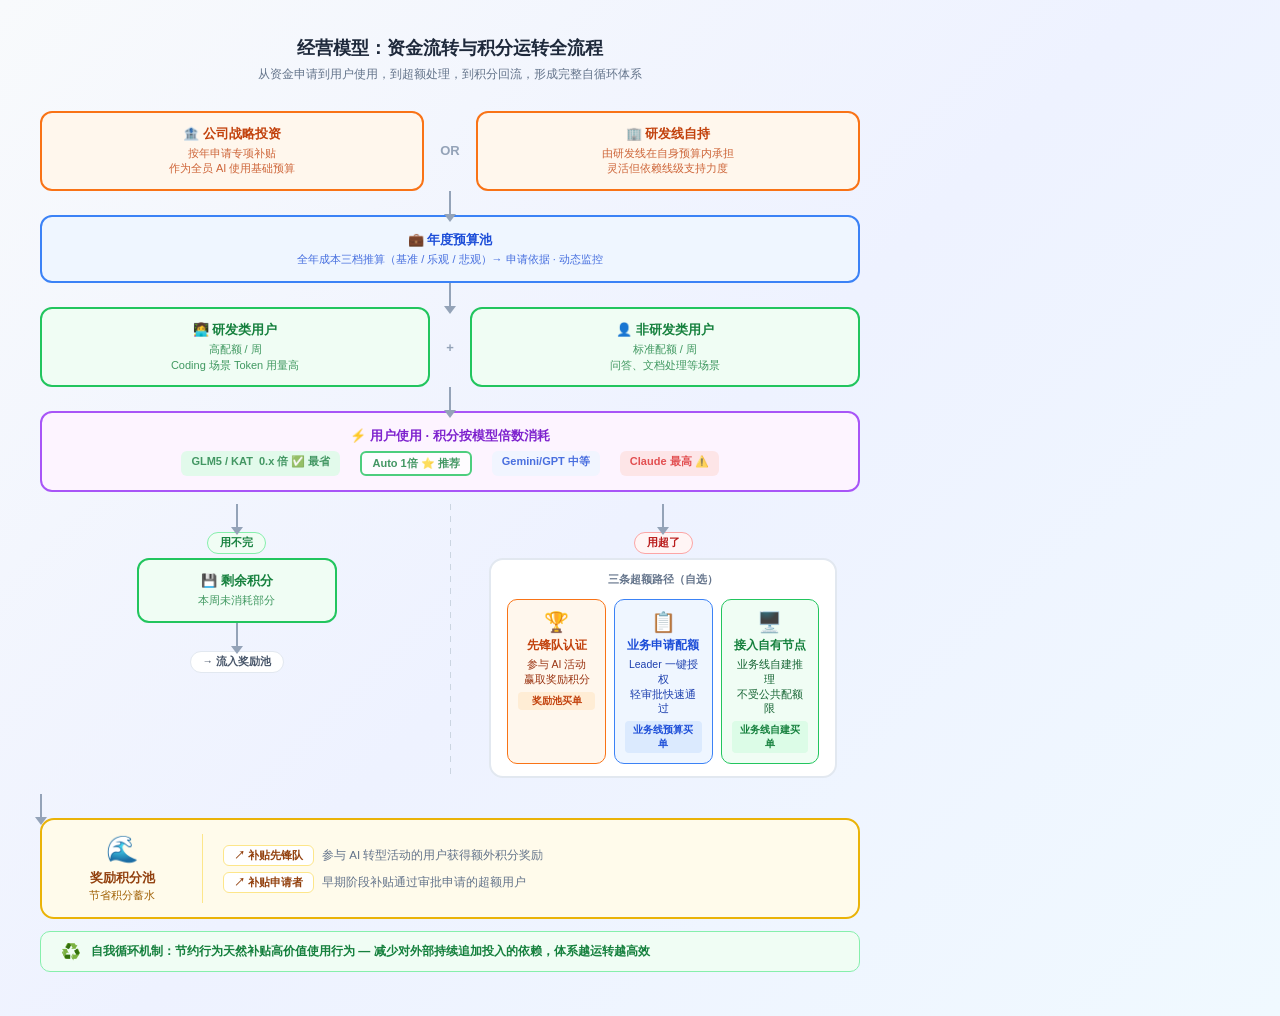
<file: Output/ai-governance-doc/images/chart2-business-model.html>
<!DOCTYPE html>
<html>
<head>
<meta charset="UTF-8">
<style>
* { margin: 0; padding: 0; box-sizing: border-box; }
body {
  width: 900px;
  background: linear-gradient(135deg, #f8fafc 0%, #eef2ff 50%, #f0f9ff 100%);
  font-family: -apple-system, "PingFang SC", "Microsoft YaHei", sans-serif;
  padding: 36px 40px 44px;
}
.title { text-align:center; font-size:18px; font-weight:700; color:#1e293b; margin-bottom:6px; }
.subtitle { text-align:center; font-size:12px; color:#64748b; margin-bottom:28px; }

/* === 通用节点 === */
.node {
  border-radius: 12px;
  border: 2px solid;
  padding: 12px 18px;
  text-align: center;
}
.nt { font-size:13px; font-weight:700; margin-bottom:3px; }
.ns { font-size:11px; opacity:.8; line-height:1.4; }

/* 颜色类 */
.n-orange { background:#fff7ed; border-color:#f97316; color:#c2410c; }
.n-blue   { background:#eff6ff; border-color:#3b82f6; color:#1d4ed8; }
.n-green  { background:#f0fdf4; border-color:#22c55e; color:#15803d; }
.n-purple { background:#fdf4ff; border-color:#a855f7; color:#7e22ce; }
.n-dark   { background:#1e293b; border-color:#1e293b; color:white; }
.n-yellow { background:#fffbeb; border-color:#eab308; color:#92400e; }

/* === 箭头 === */
.arr-down {
  width:2px; height:24px; background:#94a3b8;
  position:relative; margin:0 auto; flex-shrink:0;
}
.arr-down::after {
  content:''; position:absolute; bottom:-7px; left:-5px;
  border-left:6px solid transparent; border-right:6px solid transparent;
  border-top:8px solid #94a3b8;
}
.arr-right {
  width:24px; height:2px; background:#94a3b8;
  position:relative; flex-shrink:0; align-self:center;
}
.arr-right::after {
  content:''; position:absolute; right:-7px; top:-5px;
  border-top:6px solid transparent; border-bottom:6px solid transparent;
  border-left:8px solid #94a3b8;
}

/* === 布局 === */
.col { display:flex; flex-direction:column; align-items:center; gap:0; }
.row { display:flex; align-items:center; justify-content:center; gap:10px; }
.w820 { width:820px; margin:0 auto; }

/* 分隔虚线 */
.vdash { width:1px; background:repeating-linear-gradient(to bottom,#cbd5e1 0,#cbd5e1 6px,transparent 6px,transparent 12px); margin:0 16px; align-self:stretch; }

/* 标签胶囊 */
.pill {
  font-size:10.5px; font-weight:600;
  background:white; border:1.5px solid #e2e8f0;
  color:#475569; border-radius:20px;
  padding:3px 12px; white-space:nowrap;
}
.pill-green { border-color:#86efac; color:#15803d; background:#f0fdf4; }
.pill-red   { border-color:#fca5a5; color:#b91c1c; background:#fff5f5; }

/* 蓄水池回流区 */
.pool-box {
  width:820px;
  background:#fffbeb;
  border:2px solid #eab308;
  border-radius:14px;
  padding:14px 20px;
  display:flex;
  align-items:center;
  gap:16px;
}
.pool-left { text-align:center; min-width:120px; }
.pool-left .pl-icon { font-size:26px; }
.pool-left .pl-title { font-size:13px; font-weight:800; color:#92400e; margin:4px 0 2px; }
.pool-left .pl-sub { font-size:10.5px; color:#a16207; }
.pool-right { flex:1; display:flex; flex-direction:column; gap:6px; }
.pool-row { display:flex; align-items:center; gap:8px; font-size:11.5px; color:#64748b; }
.pool-row .pr-tag { font-size:11px; font-weight:700; background:white; border:1.5px solid #fde68a; color:#92400e; border-radius:6px; padding:2px 10px; white-space:nowrap; }

/* 超额路径区 */
.paths-box {
  width:820px;
  background:white;
  border:2px solid #e2e8f0;
  border-radius:14px;
  padding:16px 20px;
  display:flex;
  gap:0;
}
.path-item {
  flex:1;
  display:flex;
  flex-direction:column;
  align-items:center;
  gap:8px;
  padding:0 12px;
  text-align:center;
}
.path-item + .path-item { border-left:1px solid #e2e8f0; }
.pi-icon { font-size:28px; }
.pi-name { font-size:13px; font-weight:800; }
.pi-desc { font-size:11px; color:#64748b; line-height:1.5; }
.pi-who  { font-size:11px; font-weight:700; border-radius:6px; padding:3px 10px; margin-top:2px; }

/* 闭环箭头说明 */
.feedback-bar {
  width:820px;
  background:#f0fdf4;
  border:1.5px solid #86efac;
  border-radius:10px;
  padding:10px 20px;
  display:flex;
  align-items:center;
  gap:10px;
  font-size:12px;
  color:#15803d;
  font-weight:600;
}
</style>
</head>
<body>
<div class="title">经营模型：资金流转与积分运转全流程</div>
<div class="subtitle">从资金申请到用户使用，到超额处理，到积分回流，形成完整自循环体系</div>

<div class="col" style="gap:0">

  <!-- ① 资金来源 -->
  <div class="row w820" style="gap:16px; margin-bottom:0">
    <div class="node n-orange" style="flex:1">
      <div class="nt">🏦 公司战略投资</div>
      <div class="ns">按年申请专项补贴<br>作为全员 AI 使用基础预算</div>
    </div>
    <div style="font-size:13px;color:#94a3b8;font-weight:600;flex-shrink:0">OR</div>
    <div class="node n-orange" style="flex:1">
      <div class="nt">🏢 研发线自持</div>
      <div class="ns">由研发线在自身预算内承担<br>灵活但依赖线级支持力度</div>
    </div>
  </div>
  <div class="arr-down"></div>

  <!-- ② 年度预算池 -->
  <div class="node n-blue w820" style="padding:14px 24px">
    <div class="nt">💼 年度预算池</div>
    <div class="ns">全年成本三档推算（基准 / 乐观 / 悲观）→ 申请依据 · 动态监控</div>
  </div>
  <div class="arr-down"></div>

  <!-- ③ 配额分层 -->
  <div class="row w820" style="gap:16px">
    <div class="node n-green" style="flex:1">
      <div class="nt">👩‍💻 研发类用户</div>
      <div class="ns">高配额 / 周<br>Coding 场景 Token 用量高</div>
    </div>
    <div style="font-size:13px;color:#94a3b8;font-weight:600;flex-shrink:0">+</div>
    <div class="node n-green" style="flex:1">
      <div class="nt">👤 非研发类用户</div>
      <div class="ns">标准配额 / 周<br>问答、文档处理等场景</div>
    </div>
  </div>
  <div class="arr-down"></div>

  <!-- ④ 用户使用 -->
  <div class="node n-purple w820" style="padding:14px 24px">
    <div class="nt">⚡ 用户使用 · 积分按模型倍数消耗</div>
    <div class="ns" style="margin-top:6px;display:flex;justify-content:center;gap:20px;flex-wrap:wrap">
      <span style="background:#dcfce7;color:#15803d;border-radius:6px;padding:3px 10px;font-weight:700;font-size:11px">GLM5 / KAT &nbsp;0.x 倍 ✅ 最省</span>
      <span style="background:#fff;border:2px solid #22c55e;color:#15803d;border-radius:6px;padding:3px 10px;font-weight:700;font-size:11px">Auto 1倍 ⭐ 推荐</span>
      <span style="background:#eff6ff;color:#1d4ed8;border-radius:6px;padding:3px 10px;font-weight:700;font-size:11px">Gemini/GPT 中等</span>
      <span style="background:#fee2e2;color:#dc2626;border-radius:6px;padding:3px 10px;font-weight:700;font-size:11px">Claude 最高 ⚠️</span>
    </div>
  </div>

  <!-- ⑤ 双出口分叉 -->
  <div class="row w820" style="gap:0;margin-top:12px;align-items:flex-start">

    <!-- 左：用不完 -->
    <div class="col" style="flex:1;align-items:center">
      <div class="arr-down"></div>
      <div class="pill pill-green" style="margin:4px 0">用不完</div>
      <div class="node n-green" style="min-width:200px">
        <div class="nt">💾 剩余积分</div>
        <div class="ns">本周未消耗部分</div>
      </div>
      <div class="arr-down"></div>
      <!-- 回流箭头向下进入奖励池 -->
      <div class="pill" style="margin:4px 0">→ 流入奖励池</div>
    </div>

    <div class="vdash"></div>

    <!-- 右：用超了 -->
    <div class="col" style="flex:1;align-items:center">
      <div class="arr-down"></div>
      <div class="pill pill-red" style="margin:4px 0">用超了</div>
      <div class="paths-box" style="width:auto;flex-direction:column;gap:10px;padding:12px 16px">
        <div style="font-size:11px;font-weight:700;color:#64748b;text-align:center;margin-bottom:2px">三条超额路径（自选）</div>
        <div style="display:flex;gap:8px">
          <div style="flex:1;background:#fff7ed;border:1.5px solid #f97316;border-radius:10px;padding:10px;text-align:center">
            <div style="font-size:20px">🏆</div>
            <div style="font-size:12px;font-weight:800;color:#c2410c;margin:3px 0">先锋队认证</div>
            <div style="font-size:10.5px;color:#9a3412;line-height:1.4">参与 AI 活动<br>赢取奖励积分</div>
            <div style="font-size:10px;font-weight:700;background:#ffedd5;color:#c2410c;border-radius:4px;padding:2px 6px;margin-top:5px">奖励池买单</div>
          </div>
          <div style="flex:1;background:#eff6ff;border:1.5px solid #3b82f6;border-radius:10px;padding:10px;text-align:center">
            <div style="font-size:20px">📋</div>
            <div style="font-size:12px;font-weight:800;color:#1d4ed8;margin:3px 0">业务申请配额</div>
            <div style="font-size:10.5px;color:#1e40af;line-height:1.4">Leader 一键授权<br>轻审批快速通过</div>
            <div style="font-size:10px;font-weight:700;background:#dbeafe;color:#1d4ed8;border-radius:4px;padding:2px 6px;margin-top:5px">业务线预算买单</div>
          </div>
          <div style="flex:1;background:#f0fdf4;border:1.5px solid #22c55e;border-radius:10px;padding:10px;text-align:center">
            <div style="font-size:20px">🖥️</div>
            <div style="font-size:12px;font-weight:800;color:#15803d;margin:3px 0">接入自有节点</div>
            <div style="font-size:10.5px;color:#166534;line-height:1.4">业务线自建推理<br>不受公共配额限</div>
            <div style="font-size:10px;font-weight:700;background:#dcfce7;color:#15803d;border-radius:4px;padding:2px 6px;margin-top:5px">业务线自建买单</div>
          </div>
        </div>
      </div>
    </div>
  </div>

  <!-- ⑥ 奖励池 + 回流闭环 -->
  <div style="width:820px;display:flex;align-items:center;gap:12px;margin-top:16px">
    <div class="arr-down" style="margin:0"></div>
  </div>
  <div class="pool-box">
    <div class="pool-left">
      <div class="pl-icon">🌊</div>
      <div class="pl-title">奖励积分池</div>
      <div class="pl-sub">节省积分蓄水</div>
    </div>
    <div style="width:1px;background:#fde68a;align-self:stretch;margin:0 4px"></div>
    <div class="pool-right">
      <div class="pool-row">
        <span class="pr-tag">↗ 补贴先锋队</span>
        <span>参与 AI 转型活动的用户获得额外积分奖励</span>
      </div>
      <div class="pool-row">
        <span class="pr-tag">↗ 补贴申请者</span>
        <span>早期阶段补贴通过审批申请的超额用户</span>
      </div>
    </div>
  </div>

  <!-- ⑦ 自循环说明 -->
  <div class="feedback-bar" style="margin-top:12px">
    <span style="font-size:16px">♻️</span>
    <span><strong>自我循环机制</strong>：节约行为天然补贴高价值使用行为 — 减少对外部持续追加投入的依赖，体系越运转越高效</span>
  </div>

</div>
</body>
</html>
</file>
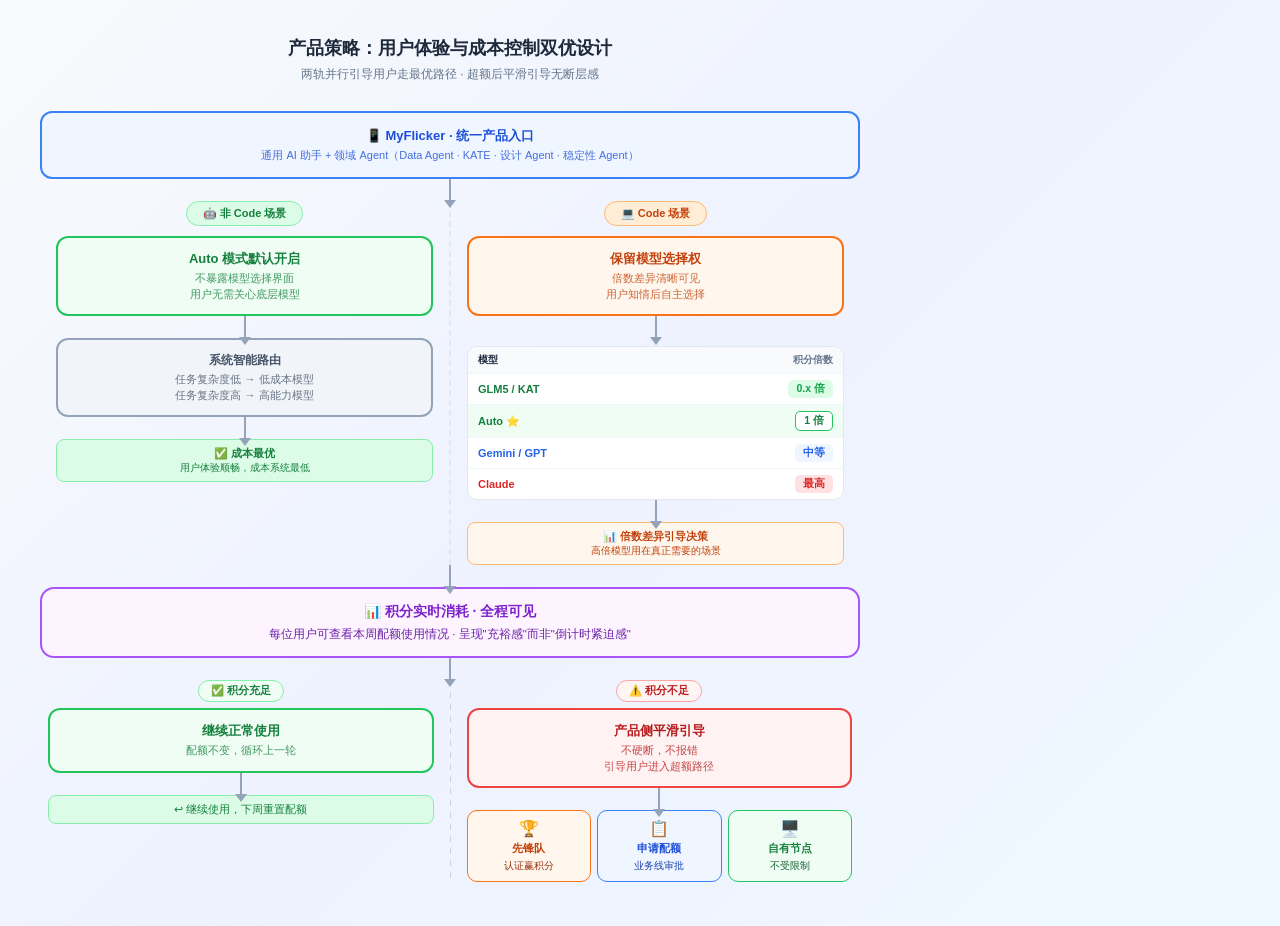
<file: Output/ai-governance-doc/images/chart3-product-strategy.html>
<!DOCTYPE html>
<html>
<head>
<meta charset="UTF-8">
<style>
* { margin: 0; padding: 0; box-sizing: border-box; }
body {
  width: 900px;
  background: linear-gradient(135deg, #f8fafc 0%, #eef2ff 50%, #f0f9ff 100%);
  font-family: -apple-system, "PingFang SC", "Microsoft YaHei", sans-serif;
  padding: 36px 40px 44px;
}
.title { text-align:center; font-size:18px; font-weight:700; color:#1e293b; margin-bottom:6px; }
.subtitle { text-align:center; font-size:12px; color:#64748b; margin-bottom:28px; }

.arr-down {
  width:2px; height:22px; background:#94a3b8; position:relative; margin:0 auto; flex-shrink:0;
}
.arr-down::after {
  content:''; position:absolute; bottom:-7px; left:-5px;
  border-left:6px solid transparent; border-right:6px solid transparent;
  border-top:8px solid #94a3b8;
}
.col { display:flex; flex-direction:column; align-items:center; }
.pill {
  font-size:10.5px; font-weight:600;
  background:white; border:1.5px solid #e2e8f0; color:#475569;
  border-radius:20px; padding:3px 12px; white-space:nowrap;
}

/* 两轨容器 */
.two-tracks {
  display:flex;
  gap:0;
  width:820px;
  margin:0 auto;
}
.track {
  flex:1;
  display:flex;
  flex-direction:column;
  align-items:center;
  gap:0;
  padding:0 16px;
}
.track + .track { border-left:2px dashed #e2e8f0; }
.track-header {
  font-size:11px;
  font-weight:700;
  border-radius:20px;
  padding:4px 16px;
  margin-bottom:10px;
  text-align:center;
}
.th-green { background:#dcfce7; color:#15803d; border:1.5px solid #86efac; }
.th-orange { background:#ffedd5; color:#c2410c; border:1.5px solid #fdba74; }

.node {
  border-radius:12px; border:2px solid; padding:12px 16px;
  text-align:center; width:100%;
}
.nt { font-size:13px; font-weight:700; margin-bottom:3px; }
.ns { font-size:11px; opacity:.8; line-height:1.4; }
.n-green  { background:#f0fdf4; border-color:#22c55e; color:#15803d; }
.n-orange { background:#fff7ed; border-color:#f97316; color:#c2410c; }
.n-blue   { background:#eff6ff; border-color:#3b82f6; color:#1d4ed8; }
.n-purple { background:#fdf4ff; border-color:#a855f7; color:#7e22ce; }
.n-slate  { background:#f1f5f9; border-color:#94a3b8; color:#475569; }

/* 模型倍数小表 */
.model-mini {
  width:100%;
  background:white;
  border:1.5px solid #e2e8f0;
  border-radius:10px;
  overflow:hidden;
  margin-top:8px;
}
.mm-row {
  display:flex;
  align-items:center;
  padding:6px 10px;
  gap:6px;
  border-bottom:1px solid #f1f5f9;
  font-size:11px;
}
.mm-row:last-child { border-bottom:none; }
.mm-name { flex:1; font-weight:600; color:#1e293b; }
.mm-tag {
  font-size:10.5px; font-weight:700; border-radius:5px; padding:2px 8px;
}

/* 合流节点 */
.merge-node {
  width:820px;
  border-radius:14px;
  border:2.5px solid #a855f7;
  background:#fdf4ff;
  padding:14px 24px;
  text-align:center;
}
.mn-title { font-size:14px; font-weight:800; color:#7e22ce; margin-bottom:6px; }
.mn-sub { font-size:11.5px; color:#6b21a8; }

/* 出口分叉 */
.fork-row {
  display:flex;
  gap:0;
  width:820px;
  align-items:flex-start;
}
.fork-col {
  flex:1;
  display:flex;
  flex-direction:column;
  align-items:center;
  gap:0;
  padding:0 8px;
}
.vdash { width:1px; background:repeating-linear-gradient(to bottom,#cbd5e1 0,#cbd5e1 6px,transparent 6px,transparent 12px); margin:0 8px; align-self:stretch; }
</style>
</head>
<body>
<div class="title">产品策略：用户体验与成本控制双优设计</div>
<div class="subtitle">两轨并行引导用户走最优路径 · 超额后平滑引导无断层感</div>

<div style="width:820px;margin:0 auto;display:flex;flex-direction:column;align-items:center;gap:0">

  <!-- 统一入口 -->
  <div class="node n-blue" style="width:820px;padding:14px 24px">
    <div class="nt">📱 MyFlicker · 统一产品入口</div>
    <div class="ns">通用 AI 助手 + 领域 Agent（Data Agent · KATE · 设计 Agent · 稳定性 Agent）</div>
  </div>
  <div class="arr-down"></div>

  <!-- 两轨分流 -->
  <div class="two-tracks">

    <!-- 左轨：非 Code 场景 -->
    <div class="track">
      <div class="track-header th-green">🤖 非 Code 场景</div>
      <div class="node n-green">
        <div class="nt">Auto 模式默认开启</div>
        <div class="ns">不暴露模型选择界面<br>用户无需关心底层模型</div>
      </div>
      <div class="arr-down"></div>
      <div class="node n-slate">
        <div class="nt" style="font-size:12px">系统智能路由</div>
        <div class="ns">任务复杂度低 → 低成本模型<br>任务复杂度高 → 高能力模型</div>
      </div>
      <div class="arr-down"></div>
      <div style="font-size:11px;color:#15803d;background:#dcfce7;border:1.5px solid #86efac;border-radius:8px;padding:6px 12px;text-align:center;width:100%">
        <strong>✅ 成本最优</strong><br><span style="font-size:10px">用户体验顺畅，成本系统最低</span>
      </div>
    </div>

    <!-- 右轨：Code 场景 -->
    <div class="track">
      <div class="track-header th-orange">💻 Code 场景</div>
      <div class="node n-orange">
        <div class="nt">保留模型选择权</div>
        <div class="ns">倍数差异清晰可见<br>用户知情后自主选择</div>
      </div>
      <div class="arr-down"></div>
      <!-- 模型倍数小表 -->
      <div class="model-mini">
        <div class="mm-row" style="background:#f8fafc;font-weight:700;color:#64748b;font-size:10px">
          <span class="mm-name">模型</span><span style="font-size:10px;font-weight:700;color:#64748b">积分倍数</span>
        </div>
        <div class="mm-row">
          <span class="mm-name" style="color:#15803d">GLM5 / KAT</span>
          <span class="mm-tag" style="background:#dcfce7;color:#16a34a">0.x 倍</span>
        </div>
        <div class="mm-row" style="background:#f0fdf4">
          <span class="mm-name" style="color:#15803d;font-weight:800">Auto ⭐</span>
          <span class="mm-tag" style="background:white;border:1.5px solid #22c55e;color:#15803d">1 倍</span>
        </div>
        <div class="mm-row">
          <span class="mm-name" style="color:#2563eb">Gemini / GPT</span>
          <span class="mm-tag" style="background:#eff6ff;color:#2563eb">中等</span>
        </div>
        <div class="mm-row">
          <span class="mm-name" style="color:#dc2626">Claude</span>
          <span class="mm-tag" style="background:#fee2e2;color:#dc2626">最高</span>
        </div>
      </div>
      <div class="arr-down"></div>
      <div style="font-size:11px;color:#c2410c;background:#fff7ed;border:1.5px solid #fdba74;border-radius:8px;padding:6px 12px;text-align:center;width:100%">
        <strong>📊 倍数差异引导决策</strong><br><span style="font-size:10px">高倍模型用在真正需要的场景</span>
      </div>
    </div>
  </div>

  <!-- 合流 -->
  <div class="arr-down"></div>
  <div class="merge-node">
    <div class="mn-title">📊 积分实时消耗 · 全程可见</div>
    <div class="mn-sub">每位用户可查看本周配额使用情况 · 呈现"充裕感"而非"倒计时紧迫感"</div>
  </div>
  <div class="arr-down"></div>

  <!-- 充足 / 不足 分叉 -->
  <div class="fork-row">
    <div class="fork-col">
      <div class="pill" style="border-color:#86efac;color:#15803d;background:#f0fdf4;margin-bottom:6px">✅ 积分充足</div>
      <div class="node n-green" style="width:100%">
        <div class="nt">继续正常使用</div>
        <div class="ns">配额不变，循环上一轮</div>
      </div>
      <!-- 循环箭头提示 -->
      <div class="arr-down"></div>
      <div style="font-size:11px;color:#15803d;background:#dcfce7;border:1.5px solid #86efac;border-radius:8px;padding:6px 12px;text-align:center;width:100%">↩ 继续使用，下周重置配额</div>
    </div>

    <div class="vdash"></div>

    <div class="fork-col">
      <div class="pill" style="border-color:#fca5a5;color:#b91c1c;background:#fff5f5;margin-bottom:6px">⚠️ 积分不足</div>
      <div class="node" style="width:100%;background:#fef2f2;border-color:#ef4444;color:#b91c1c">
        <div class="nt">产品侧平滑引导</div>
        <div class="ns">不硬断，不报错<br>引导用户进入超额路径</div>
      </div>
      <div class="arr-down"></div>
      <!-- 三条出路 -->
      <div style="display:flex;gap:6px;width:100%">
        <div style="flex:1;background:#fff7ed;border:1.5px solid #f97316;border-radius:10px;padding:8px;text-align:center">
          <div style="font-size:16px">🏆</div>
          <div style="font-size:11px;font-weight:800;color:#c2410c;margin:3px 0">先锋队</div>
          <div style="font-size:10px;color:#9a3412">认证赢积分</div>
        </div>
        <div style="flex:1;background:#eff6ff;border:1.5px solid #3b82f6;border-radius:10px;padding:8px;text-align:center">
          <div style="font-size:16px">📋</div>
          <div style="font-size:11px;font-weight:800;color:#1d4ed8;margin:3px 0">申请配额</div>
          <div style="font-size:10px;color:#1e40af">业务线审批</div>
        </div>
        <div style="flex:1;background:#f0fdf4;border:1.5px solid #22c55e;border-radius:10px;padding:8px;text-align:center">
          <div style="font-size:16px">🖥️</div>
          <div style="font-size:11px;font-weight:800;color:#15803d;margin:3px 0">自有节点</div>
          <div style="font-size:10px;color:#166534">不受限制</div>
        </div>
      </div>
    </div>
  </div>

</div>
</body>
</html>
</file>
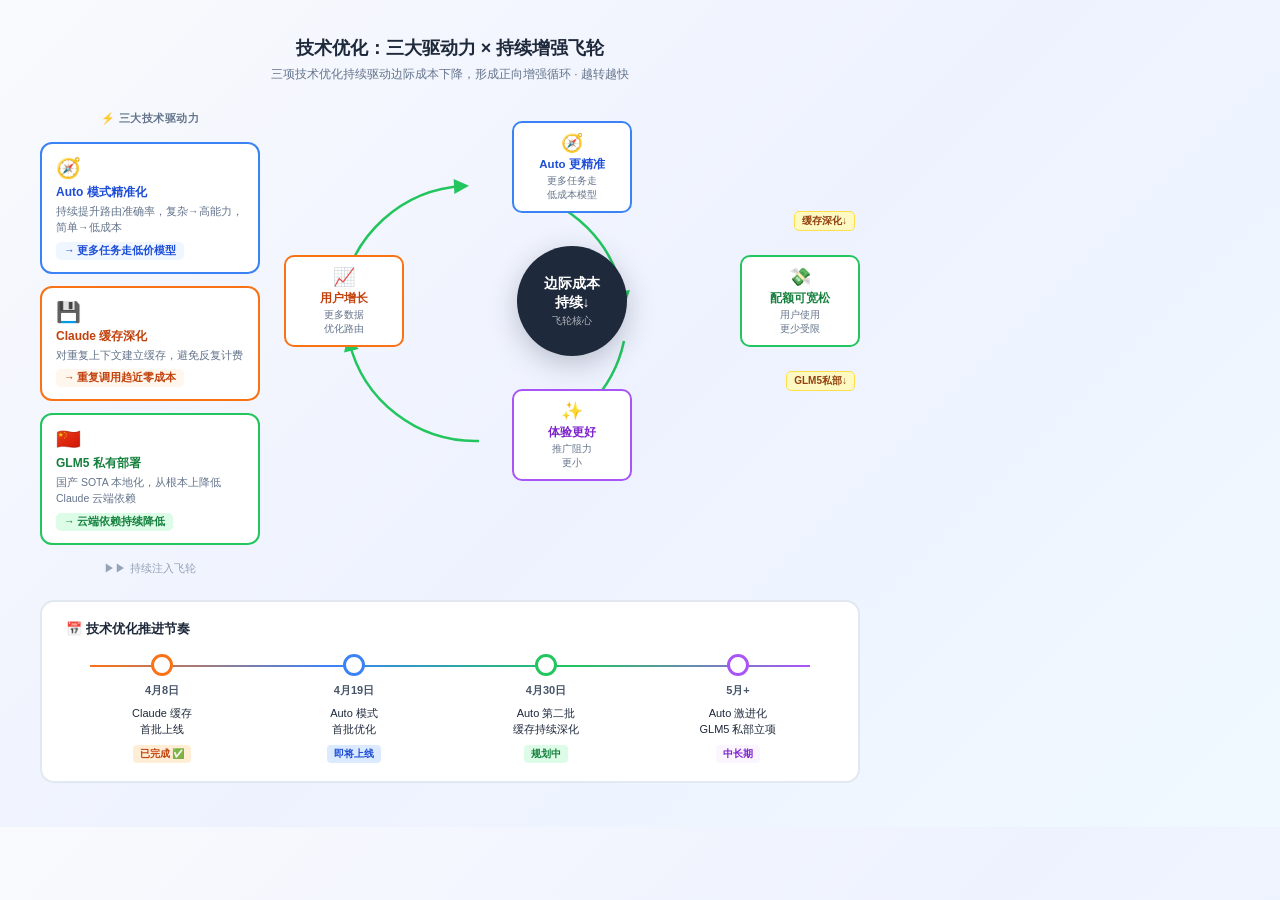
<file: Output/ai-governance-doc/images/chart4-tech-flywheel.html>
<!DOCTYPE html>
<html>
<head>
<meta charset="UTF-8">
<style>
* { margin: 0; padding: 0; box-sizing: border-box; }
body {
  width: 900px;
  background: linear-gradient(135deg, #f8fafc 0%, #eef2ff 50%, #f0f9ff 100%);
  font-family: -apple-system, "PingFang SC", "Microsoft YaHei", sans-serif;
  padding: 36px 40px 44px;
}
.title { text-align:center; font-size:18px; font-weight:700; color:#1e293b; margin-bottom:6px; }
.subtitle { text-align:center; font-size:12px; color:#64748b; margin-bottom:28px; }

/* ===== 飞轮环形区 ===== */
.flywheel-wrap {
  width: 820px;
  margin: 0 auto;
  display: flex;
  gap: 24px;
  align-items: flex-start;
}

/* 左侧：三大驱动力 */
.drivers {
  width: 220px;
  display: flex;
  flex-direction: column;
  gap: 12px;
  flex-shrink: 0;
}
.driver-card {
  background: white;
  border-radius: 12px;
  border: 2px solid;
  padding: 12px 14px;
}
.dc-icon { font-size: 20px; margin-bottom: 4px; }
.dc-title { font-size: 12px; font-weight: 800; margin-bottom: 3px; }
.dc-desc { font-size: 10.5px; color: #64748b; line-height: 1.5; }
.dc-effect { font-size: 10.5px; font-weight: 700; border-radius: 5px; padding: 2px 8px; margin-top: 6px; display: inline-block; }

/* 右侧：飞轮 SVG + 中心 */
.flywheel-right {
  flex: 1;
  position: relative;
  height: 380px;
}

/* 飞轮中心 */
.fw-center {
  position: absolute;
  top: 50%; left: 50%;
  transform: translate(-50%, -50%);
  width: 110px; height: 110px;
  background: #1e293b;
  border-radius: 50%;
  display: flex; flex-direction: column;
  align-items: center; justify-content: center;
  text-align: center;
  color: white;
  box-shadow: 0 8px 28px rgba(30,41,59,0.25);
  z-index: 10;
}
.fw-center-title { font-size: 14px; font-weight: 800; line-height: 1.3; }
.fw-center-sub { font-size: 10px; opacity: 0.65; margin-top: 3px; }

/* 飞轮环节卡片（绝对定位） */
.fw-node {
  position: absolute;
  width: 120px;
  background: white;
  border-radius: 10px;
  border: 2px solid;
  padding: 9px 10px;
  text-align: center;
  z-index: 5;
}
.fn-icon { font-size: 18px; margin-bottom: 3px; }
.fn-title { font-size: 11.5px; font-weight: 800; margin-bottom: 2px; }
.fn-sub { font-size: 10px; color: #64748b; line-height: 1.4; }

/* 驱动箭头标签 */
.drive-label {
  position: absolute;
  font-size: 10px;
  font-weight: 700;
  background: #fef9c3;
  border: 1.5px solid #fde047;
  color: #92400e;
  border-radius: 5px;
  padding: 2px 7px;
  white-space: nowrap;
  z-index: 15;
}

/* ===== 时间轴 ===== */
.timeline {
  width: 820px;
  margin: 24px auto 0;
  background: white;
  border: 2px solid #e2e8f0;
  border-radius: 14px;
  padding: 18px 24px;
}
.tl-title { font-size: 13px; font-weight: 700; color: #1e293b; margin-bottom: 16px; }
.tl-track { display: flex; align-items: flex-start; position: relative; }
.tl-track::before {
  content: '';
  position: absolute;
  top: 11px; left: 24px; right: 24px;
  height: 2px;
  background: linear-gradient(to right, #f97316, #3b82f6, #22c55e, #a855f7);
  z-index: 0;
}
.tl-node {
  flex: 1;
  display: flex;
  flex-direction: column;
  align-items: center;
  gap: 7px;
  position: relative;
  z-index: 1;
}
.tl-dot {
  width: 22px; height: 22px;
  border-radius: 50%; border: 3px solid;
  background: white; flex-shrink: 0;
}
.tl-date { font-size: 11px; font-weight: 700; color: #475569; }
.tl-text { font-size: 11px; color: #1e293b; text-align: center; line-height: 1.5; }
.tl-badge {
  font-size: 10px; font-weight: 700;
  border-radius: 4px; padding: 2px 7px;
}
</style>
</head>
<body>
<div class="title">技术优化：三大驱动力 × 持续增强飞轮</div>
<div class="subtitle">三项技术优化持续驱动边际成本下降，形成正向增强循环 · 越转越快</div>

<div class="flywheel-wrap">

  <!-- 左侧：三大驱动力 -->
  <div class="drivers">
    <div style="font-size:11px;font-weight:700;color:#64748b;text-align:center;margin-bottom:4px;letter-spacing:.5px">⚡ 三大技术驱动力</div>

    <div class="driver-card" style="border-color:#3b82f6">
      <div class="dc-icon">🧭</div>
      <div class="dc-title" style="color:#1d4ed8">Auto 模式精准化</div>
      <div class="dc-desc">持续提升路由准确率，复杂→高能力，简单→低成本</div>
      <div class="dc-effect" style="background:#eff6ff;color:#1d4ed8">→ 更多任务走低价模型</div>
    </div>

    <div class="driver-card" style="border-color:#f97316">
      <div class="dc-icon">💾</div>
      <div class="dc-title" style="color:#c2410c">Claude 缓存深化</div>
      <div class="dc-desc">对重复上下文建立缓存，避免反复计费</div>
      <div class="dc-effect" style="background:#fff7ed;color:#c2410c">→ 重复调用趋近零成本</div>
    </div>

    <div class="driver-card" style="border-color:#22c55e">
      <div class="dc-icon">🇨🇳</div>
      <div class="dc-title" style="color:#15803d">GLM5 私有部署</div>
      <div class="dc-desc">国产 SOTA 本地化，从根本上降低 Claude 云端依赖</div>
      <div class="dc-effect" style="background:#dcfce7;color:#15803d">→ 云端依赖持续降低</div>
    </div>

    <!-- 驱动箭头提示 -->
    <div style="text-align:center;font-size:11px;color:#94a3b8;margin-top:4px">▶▶ 持续注入飞轮</div>
  </div>

  <!-- 右侧：环形飞轮 -->
  <div class="flywheel-right">
    <svg style="position:absolute;top:0;left:0;width:100%;height:100%;overflow:visible">
      <defs>
        <marker id="arr-fw" markerWidth="8" markerHeight="8" refX="5" refY="4" orient="auto">
          <path d="M1,1 L7,4 L1,7 Z" fill="#22c55e"/>
        </marker>
      </defs>
      <!-- 大圆弧箭头（顺时针飞轮） -->
      <!-- 上→右 -->
      <path d="M 230,80 A 130,130 0 0 1 340,190"
            stroke="#22c55e" stroke-width="2.5" fill="none" marker-end="url(#arr-fw)"/>
      <!-- 右→下 -->
      <path d="M 340,230 A 130,130 0 0 1 240,330"
            stroke="#22c55e" stroke-width="2.5" fill="none" marker-end="url(#arr-fw)"/>
      <!-- 下→左 -->
      <path d="M 195,330 A 130,130 0 0 1 65,230"
            stroke="#22c55e" stroke-width="2.5" fill="none" marker-end="url(#arr-fw)"/>
      <!-- 左→上 -->
      <path d="M 58,185 A 130,130 0 0 1 180,75"
            stroke="#22c55e" stroke-width="2.5" fill="none" marker-end="url(#arr-fw)"/>
    </svg>

    <!-- 中心 -->
    <div class="fw-center">
      <div class="fw-center-title">边际成本<br>持续↓</div>
      <div class="fw-center-sub">飞轮核心</div>
    </div>

    <!-- 四个飞轮节点 (上/右/下/左) -->
    <div class="fw-node" style="top:10px;left:50%;transform:translateX(-50%);border-color:#3b82f6">
      <div class="fn-icon">🧭</div>
      <div class="fn-title" style="color:#1d4ed8">Auto 更精准</div>
      <div class="fn-sub">更多任务走<br>低成本模型</div>
    </div>

    <div class="fw-node" style="top:50%;right:0;transform:translateY(-50%);border-color:#22c55e">
      <div class="fn-icon">💸</div>
      <div class="fn-title" style="color:#15803d">配额可宽松</div>
      <div class="fn-sub">用户使用<br>更少受限</div>
    </div>

    <div class="fw-node" style="bottom:10px;left:50%;transform:translateX(-50%);border-color:#a855f7">
      <div class="fn-icon">✨</div>
      <div class="fn-title" style="color:#7e22ce">体验更好</div>
      <div class="fn-sub">推广阻力<br>更小</div>
    </div>

    <div class="fw-node" style="top:50%;left:0;transform:translateY(-50%);border-color:#f97316">
      <div class="fn-icon">📈</div>
      <div class="fn-title" style="color:#c2410c">用户增长</div>
      <div class="fn-sub">更多数据<br>优化路由</div>
    </div>

    <!-- 驱动标签 -->
    <div class="drive-label" style="top:100px;right:5px">缓存深化↓</div>
    <div class="drive-label" style="bottom:100px;right:5px">GLM5私部↓</div>
  </div>

</div>

<!-- 时间轴 -->
<div class="timeline">
  <div class="tl-title">📅 技术优化推进节奏</div>
  <div class="tl-track">
    <div class="tl-node">
      <div class="tl-dot" style="border-color:#f97316"></div>
      <div class="tl-date">4月8日</div>
      <div class="tl-text">Claude 缓存<br>首批上线</div>
      <div class="tl-badge" style="background:#ffedd5;color:#c2410c">已完成 ✅</div>
    </div>
    <div class="tl-node">
      <div class="tl-dot" style="border-color:#3b82f6"></div>
      <div class="tl-date">4月19日</div>
      <div class="tl-text">Auto 模式<br>首批优化</div>
      <div class="tl-badge" style="background:#dbeafe;color:#1d4ed8">即将上线</div>
    </div>
    <div class="tl-node">
      <div class="tl-dot" style="border-color:#22c55e"></div>
      <div class="tl-date">4月30日</div>
      <div class="tl-text">Auto 第二批<br>缓存持续深化</div>
      <div class="tl-badge" style="background:#dcfce7;color:#15803d">规划中</div>
    </div>
    <div class="tl-node">
      <div class="tl-dot" style="border-color:#a855f7"></div>
      <div class="tl-date">5月+</div>
      <div class="tl-text">Auto 激进化<br>GLM5 私部立项</div>
      <div class="tl-badge" style="background:#faf5ff;color:#7e22ce">中长期</div>
    </div>
  </div>
</div>
</body>
</html>
</file>
<file: landing/styles.css>
/* ===== CSS VARIABLES ===== */
:root {
  --bg-page: #f1f4f9;
  --bg-card: #ffffff;
  --bg-dark: #0b1120;
  --bg-dark2: #1e1b4b;
  --text-primary: #0f172a;
  --text-secondary: #475569;
  --text-muted: #94a3b8;
  --accent-blue: #2563eb;
  --accent-purple: #7c3aed;
  --accent-green: #16a34a;
  --accent-amber: #d97706;
  --accent-red: #dc2626;
  --blue-200: #bfdbfe;
  --blue-300: #93c5fd;
  --border: #e2e8f0;
  --shadow-xs: 0 1px 2px rgba(0,0,0,0.04);
  --shadow-sm: 0 1px 3px rgba(0,0,0,0.06), 0 1px 2px rgba(0,0,0,0.04);
  --shadow-md: 0 4px 12px rgba(0,0,0,0.07), 0 2px 4px rgba(0,0,0,0.04);
  --shadow-lg: 0 10px 40px rgba(0,0,0,0.1), 0 4px 12px rgba(0,0,0,0.05);
  --shadow-glow-blue: 0 4px 20px rgba(37,99,235,0.15);
  --shadow-glow-purple: 0 4px 20px rgba(124,58,237,0.15);
  --shadow-glow-green: 0 4px 20px rgba(22,163,74,0.15);
  --radius: 12px;
  --radius-sm: 8px;
  --radius-lg: 16px;
  --ease-out: cubic-bezier(0.16, 1, 0.3, 1);
  --ease-spring: cubic-bezier(0.34, 1.56, 0.64, 1);
  --font: -apple-system, "SF Pro Display", "SF Pro Text", "PingFang SC", "Segoe UI", Inter, Helvetica, Arial, sans-serif;
  /* Skill layer colors */
  --l4-color: #16a34a; --l4-bg: #f0fdf4; --l4-border: #bbf7d0;
  --l3-color: #7c3aed; --l3-bg: #faf5ff; --l3-border: #ddd6fe;
  --l2-color: #0369a1; --l2-bg: #f0f9ff; --l2-border: #bae6fd;
  --l1-color: #dc2626; --l1-bg: #fef2f2; --l1-border: #fecaca;
  /* Skill status colors */
  --done-color: #16a34a; --done-bg: #f0fdf4;
  --canary-color: #7c3aed; --canary-bg: #faf5ff;
  --wip-color: #b45309; --wip-bg: #fffbeb;
  --plan-color: #6b7280; --plan-bg: #f9fafb;
}

/* ===== RESET ===== */
*, *::before, *::after { box-sizing: border-box; margin: 0; padding: 0; }
html { scroll-behavior: smooth; -webkit-font-smoothing: antialiased; -moz-osx-font-smoothing: grayscale; }
body {
  font-family: var(--font); background: var(--bg-page); color: var(--text-primary);
  line-height: 1.6; letter-spacing: -0.01em;
  background-image: radial-gradient(circle at 20% 50%, rgba(37,99,235,0.03) 0%, transparent 50%),
                    radial-gradient(circle at 80% 20%, rgba(124,58,237,0.02) 0%, transparent 50%);
  background-attachment: fixed;
}
a { color: var(--accent-blue); text-decoration: none; transition: color 0.15s; }
button { cursor: pointer; font-family: var(--font); }

/* Selection style */
::selection { background: rgba(37,99,235,0.15); color: var(--text-primary); }

/* ===== TOPBAR ===== */
#topbar {
  position: fixed; top: 0; left: 0; right: 0; z-index: 100;
  background: rgba(11,17,32,0.88);
  backdrop-filter: blur(20px) saturate(180%);
  -webkit-backdrop-filter: blur(20px) saturate(180%);
  border-bottom: 1px solid rgba(255,255,255,0.06);
  box-shadow: 0 1px 0 rgba(255,255,255,0.04), 0 4px 20px rgba(0,0,0,0.4);
}
.topbar-inner {
  max-width: 1280px; margin: 0 auto;
  display: flex; align-items: center; gap: 24px;
  padding: 0 40px; height: 60px;
}
.topbar-brand { display: flex; align-items: center; gap: 8px; flex-shrink: 0; }
.brand-icon { flex-shrink: 0; }
.brand-name { color: #fff; font-size: 15px; font-weight: 700; letter-spacing: 0.3px; }
.brand-badge {
  background: rgba(37,99,235,0.25); color: var(--blue-300);
  border: 1px solid rgba(37,99,235,0.4);
  font-size: 11px; padding: 2px 8px; border-radius: 20px; flex-shrink: 0;
}
.topbar-tabs {
  display: flex; list-style: none; gap: 4px; flex: 1; justify-content: center;
}
.tab-icon { vertical-align: -2px; margin-right: 2px; opacity: 0.7; }
.tab-item {
  color: rgba(255,255,255,0.55); font-size: 13px; font-weight: 500;
  padding: 8px 14px; border-radius: 8px; cursor: pointer;
  transition: all 0.2s var(--ease-out); white-space: nowrap;
  position: relative;
  display: inline-flex; align-items: center; gap: 4px;
}
.tab-item.active .tab-icon { opacity: 1; }
.sec-icon { vertical-align: -2px; }
.tab-item:hover { background: rgba(255,255,255,0.08); color: rgba(255,255,255,0.95); }
.tab-item.active {
  background: rgba(37,99,235,0.15); color: #fff; font-weight: 600;
  box-shadow: 0 0 12px rgba(37,99,235,0.2);
}
.tab-item.active::after {
  content: ''; position: absolute; bottom: -1px; left: 50%; transform: translateX(-50%);
  width: 16px; height: 2px; border-radius: 1px;
  background: var(--accent-blue);
}

/* AI School 外链 Tab — 带渐变高亮，区别于普通 Tab */
.tab-item-external {
  color: rgba(250,204,21,0.85);
  border: 1px solid rgba(250,204,21,0.25);
  margin-left: 8px;
  position: relative;
}
.tab-item-external:hover {
  background: rgba(250,204,21,0.12);
  color: #fde047;
  border-color: rgba(250,204,21,0.5);
}
.tab-ext-icon {
  font-size: 11px;
  margin-left: 2px;
  opacity: 0.75;
}

.topbar-right { display: flex; align-items: center; gap: 12px; flex-shrink: 0; }
.version-badge {
  background: rgba(37,99,235,0.15); color: var(--blue-300);
  border: 1px solid rgba(37,99,235,0.3);
  font-size: 11px; padding: 3px 10px; border-radius: 20px;
}
.user-avatar {
  width: 32px; height: 32px; border-radius: 50%;
  background: linear-gradient(135deg, #4f46e5, #2563eb);
  color: #fff; font-size: 13px; font-weight: 700;
  display: flex; align-items: center; justify-content: center;
}

/* ===== HERO ===== */
#hero {
  margin-top: 60px; position: relative;
  background: linear-gradient(160deg, #050a18 0%, #0c1632 25%, #151040 55%, #0a1228 100%);
  min-height: 480px; overflow: hidden;
}
.hero-bg {
  position: absolute; inset: 0;
  background:
    radial-gradient(ellipse 60% 70% at 10% 40%, rgba(37,99,235,0.22) 0%, transparent 65%),
    radial-gradient(ellipse 50% 60% at 90% 20%, rgba(124,58,237,0.16) 0%, transparent 65%),
    radial-gradient(circle at 50% 140%, rgba(37,99,235,0.06) 0%, transparent 50%);
  pointer-events: none;
  animation: heroGlow 8s ease-in-out infinite alternate;
}
@keyframes heroGlow { 0% { opacity: 0.8; } 100% { opacity: 1; } }
/* Grid overlay */
.hero-grid-overlay {
  position: absolute; inset: 0;
  background-image:
    linear-gradient(rgba(255,255,255,0.025) 1px, transparent 1px),
    linear-gradient(90deg, rgba(255,255,255,0.025) 1px, transparent 1px);
  background-size: 72px 72px;
  pointer-events: none;
  mask-image: radial-gradient(ellipse 70% 60% at 50% 50%, black 20%, transparent 70%);
  -webkit-mask-image: radial-gradient(ellipse 70% 60% at 50% 50%, black 20%, transparent 70%);
}
/* Floating particles (subtle) */
#hero::after {
  content: '';
  position: absolute; inset: 0;
  background-image:
    radial-gradient(1.5px 1.5px at 20% 30%, rgba(147,197,253,0.3) 50%, transparent 50%),
    radial-gradient(1px 1px at 60% 70%, rgba(196,181,253,0.25) 50%, transparent 50%),
    radial-gradient(1.5px 1.5px at 80% 20%, rgba(147,197,253,0.2) 50%, transparent 50%),
    radial-gradient(1px 1px at 35% 80%, rgba(196,181,253,0.2) 50%, transparent 50%);
  background-size: 200px 200px, 150px 150px, 180px 180px, 160px 160px;
  animation: particleDrift 20s linear infinite;
  pointer-events: none;
}
@keyframes particleDrift { 0% { transform: translateY(0); } 100% { transform: translateY(-200px); } }

.hero-content {
  position: relative; max-width: 1280px; margin: 0 auto;
  display: flex; align-items: center; justify-content: space-between;
  gap: 48px; padding: 64px 40px 56px;
}
.hero-left { flex: 1; max-width: 540px; }
.hero-label {
  color: var(--blue-300); font-size: 11px; font-weight: 700; text-transform: uppercase;
  letter-spacing: 2px; margin-bottom: 20px;
  display: inline-flex; align-items: center; gap: 8px;
}
.hero-label::before {
  content: ''; display: inline-block; width: 24px; height: 1px;
  background: linear-gradient(90deg, var(--accent-blue), transparent);
}
.hero-title {
  color: #fff; font-size: 44px; font-weight: 800; line-height: 1.12; margin-bottom: 20px;
  letter-spacing: -0.03em;
  background: linear-gradient(135deg, #ffffff 0%, #d4e4ff 60%, #b8ccff 100%);
  -webkit-background-clip: text; -webkit-text-fill-color: transparent;
  background-clip: text;
}
.hero-sub { color: rgba(255,255,255,0.65); font-size: 16px; line-height: 1.7; margin-bottom: 32px; }
.hero-actions { display: flex; gap: 12px; flex-wrap: wrap; margin-bottom: 32px; }

/* Trust bar */
.hero-trust {
  display: flex; align-items: center; gap: 12px; flex-wrap: wrap;
}
.hero-trust-item {
  font-size: 12px; color: rgba(255,255,255,0.4); font-weight: 500;
}
.hero-trust-dot {
  width: 3px; height: 3px; border-radius: 50%; background: rgba(255,255,255,0.2);
}

/* Hero product card (visual anchor) */
.hero-right { flex-shrink: 0; width: 380px; }
.hero-product-card {
  background: rgba(255,255,255,0.04);
  border: 1px solid rgba(255,255,255,0.1);
  border-radius: 16px;
  overflow: hidden;
  box-shadow: 0 20px 60px rgba(0,0,0,0.4), 0 0 0 1px rgba(255,255,255,0.03);
  position: relative;
  backdrop-filter: blur(20px);
  -webkit-backdrop-filter: blur(20px);
  animation: heroCardFloat 6s ease-in-out infinite;
}
@keyframes heroCardFloat {
  0%, 100% { transform: translateY(0); }
  50% { transform: translateY(-6px); }
}
.hpc-titlebar {
  display: flex; align-items: center; gap: 10px;
  padding: 12px 16px;
  background: rgba(255,255,255,0.04);
  border-bottom: 1px solid rgba(255,255,255,0.06);
}
.hpc-dots { display: flex; gap: 5px; }
.hpc-dots span {
  width: 8px; height: 8px; border-radius: 50%;
  background: rgba(255,255,255,0.12);
}
.hpc-dots span:first-child { background: rgba(255,99,71,0.5); }
.hpc-dots span:nth-child(2) { background: rgba(255,193,7,0.5); }
.hpc-dots span:last-child { background: rgba(76,175,80,0.5); }
.hpc-title { font-size: 11px; color: rgba(255,255,255,0.4); font-weight: 500; }
.hpc-body { padding: 16px; }
.hpc-chat {
  border-radius: 10px; padding: 10px 14px; margin-bottom: 10px;
  font-size: 13px; line-height: 1.5;
}
.hpc-chat-user {
  background: rgba(37,99,235,0.2); color: rgba(255,255,255,0.85);
  margin-left: 40px; border-bottom-right-radius: 4px;
}
.hpc-chat-ai {
  display: flex; gap: 10px; align-items: flex-start;
  background: rgba(255,255,255,0.05); color: rgba(255,255,255,0.75);
  border-bottom-left-radius: 4px;
}
.hpc-ai-avatar {
  flex-shrink: 0; width: 28px; height: 28px; border-radius: 8px;
  background: linear-gradient(135deg, var(--accent-blue), var(--accent-purple));
  color: #fff; font-size: 10px; font-weight: 800;
  display: flex; align-items: center; justify-content: center;
}
.hpc-ai-text { font-size: 13px; margin-bottom: 4px; }
.hpc-ai-tag { font-size: 10px; color: rgba(147,197,253,0.6); }
.hpc-metrics {
  display: flex; align-items: center; justify-content: space-between;
  padding: 14px 0 4px;
  border-top: 1px solid rgba(255,255,255,0.06);
  margin-top: 6px;
}
.hpc-metric { text-align: center; flex: 1; }
.hpc-metric-num {
  font-size: 24px; font-weight: 900; color: #fff;
  font-feature-settings: "tnum"; font-variant-numeric: tabular-nums;
}
.hpc-metric-label { font-size: 10px; color: rgba(255,255,255,0.35); margin-top: 2px; }
.hpc-metric-divider { width: 1px; height: 28px; background: rgba(255,255,255,0.08); }
.hpc-glow {
  position: absolute; top: -50%; left: -50%; width: 200%; height: 200%;
  background: conic-gradient(from 180deg, transparent 60%, rgba(37,99,235,0.06) 70%, transparent 80%, rgba(124,58,237,0.06) 90%, transparent);
  animation: cardShimmer 15s linear infinite;
  pointer-events: none;
}
@keyframes cardShimmer { 0% { transform: rotate(0deg); } 100% { transform: rotate(360deg); } }

/* Topbar scroll effect */
.topbar-scrolled {
  background: rgba(11,17,32,0.96) !important;
  box-shadow: 0 1px 0 rgba(255,255,255,0.04), 0 8px 32px rgba(0,0,0,0.5) !important;
}
.btn-primary {
  display: inline-flex; align-items: center; text-decoration: none;
  background: linear-gradient(135deg, #2563eb 0%, #3b82f6 100%); color: #fff;
  border: none; padding: 12px 28px; border-radius: 10px;
  font-size: 15px; font-weight: 600; cursor: pointer;
  transition: all 0.25s var(--ease-out);
  box-shadow: 0 2px 8px rgba(37,99,235,0.3), inset 0 1px 0 rgba(255,255,255,0.15);
}
.btn-primary:hover {
  background: linear-gradient(135deg, #1d4ed8 0%, #2563eb 100%);
  transform: translateY(-2px);
  box-shadow: 0 6px 20px rgba(37,99,235,0.4), inset 0 1px 0 rgba(255,255,255,0.15);
}
.btn-primary:active { transform: translateY(0); box-shadow: 0 1px 4px rgba(37,99,235,0.3); }
.btn-secondary {
  display: inline-flex; align-items: center; text-decoration: none;
  background: rgba(255,255,255,0.06); color: rgba(255,255,255,0.9);
  border: 1px solid rgba(255,255,255,0.18); padding: 12px 28px; border-radius: 10px;
  font-size: 15px; font-weight: 500; cursor: pointer;
  transition: all 0.25s var(--ease-out);
  backdrop-filter: blur(4px);
}
.btn-secondary:hover {
  background: rgba(255,255,255,0.12); border-color: rgba(255,255,255,0.3);
  transform: translateY(-1px); box-shadow: 0 4px 12px rgba(0,0,0,0.2);
}

/* ===== SCROLL REVEAL ANIMATION ===== */
.reveal-on-scroll {
  opacity: 0;
  transform: translateY(20px);
  transition: opacity 0.5s var(--ease-out), transform 0.5s var(--ease-out);
}
.reveal-on-scroll.revealed {
  opacity: 1;
  transform: translateY(0);
}
/* Reduced motion */
@media (prefers-reduced-motion: reduce) {
  .reveal-on-scroll { opacity: 1; transform: none; transition: none; }
  .hero-product-card { animation: none; }
  #hero::after { animation: none; }
  .hero-bg { animation: none; }
  .hpc-glow { animation: none; }
}

/* ===== MAIN TABS ===== */
#main-content { max-width: 1280px; margin: 0 auto; padding: 0; }
.tab-panel { display: none; }
.tab-panel.active { display: block; }

/* ===== SECTIONS ===== */
.section { padding: 56px 0; position: relative; }
.section-bg-gray { background: linear-gradient(180deg, #f0f4f8 0%, #f8fafc 100%); }
/* Soft divider between sections */
.section + .section::before {
  content: ''; display: block;
  width: 60px; height: 1px;
  background: linear-gradient(90deg, transparent, var(--border), transparent);
  margin: 0 auto; position: absolute; top: 0; left: 50%; transform: translateX(-50%);
}
.section-bg-gray + .section::before,
.section + .section-bg-gray::before,
.section-dark + .section::before,
.section + .section-dark::before,
.section-cta + .section::before,
.section + .section-cta::before { display: none; }
.section-dark { background: linear-gradient(135deg, #0f172a, #1e293b); }
.section-cta { background: linear-gradient(135deg, #1e1b4b, #1e3a5f); }
.section-coming { background: var(--bg-page); }
.section-inner {
  max-width: 1280px; margin: 0 auto;
  padding: 0 40px;
}
.section-label {
  font-size: 11px; font-weight: 700; text-transform: uppercase; letter-spacing: 1.5px; color: var(--accent-blue); margin-bottom: 10px;
  display: inline-flex; align-items: center; gap: 8px;
}
.section-label::before {
  content: ''; display: inline-block; width: 18px; height: 2px; border-radius: 1px;
  background: linear-gradient(90deg, var(--accent-blue), var(--accent-purple));
}
.section-title {
  font-size: 28px; font-weight: 800; color: var(--text-primary); margin-bottom: 10px;
  letter-spacing: -0.025em; line-height: 1.2;
}
.section-desc { font-size: 14px; color: var(--text-secondary); margin-bottom: 28px; line-height: 1.65; max-width: 720px; }

/* ===== ENTRY GRID ===== */
.entry-grid { display: grid; grid-template-columns: repeat(4, 1fr); gap: 14px; }
.entry-card {
  background: var(--bg-card); border-radius: var(--radius);
  padding: 22px; border-top: 4px solid transparent;
  box-shadow: var(--shadow-sm);
  transition: all 0.35s var(--ease-out);
  display: flex; flex-direction: column; gap: 10px;
  position: relative;
  overflow: hidden;
}
.entry-card::after {
  content: ''; position: absolute; inset: 0; border-radius: var(--radius);
  opacity: 0; transition: opacity 0.3s;
  box-shadow: 0 8px 30px rgba(37,99,235,0.12);
  pointer-events: none;
}
.entry-card:hover { transform: translateY(-4px); box-shadow: var(--shadow-md); }
.entry-card:hover::after { opacity: 1; }
.entry-card-blue { border-top-color: var(--accent-blue); background: linear-gradient(180deg, rgba(37,99,235,0.03) 0%, var(--bg-card) 40%); }
.entry-card-purple { border-top-color: var(--accent-purple); background: linear-gradient(180deg, rgba(124,58,237,0.03) 0%, var(--bg-card) 40%); }
.entry-card-green { border-top-color: var(--accent-green); background: linear-gradient(180deg, rgba(22,163,74,0.03) 0%, var(--bg-card) 40%); }
.entry-card-amber { border-top-color: var(--accent-amber); background: linear-gradient(180deg, rgba(217,119,6,0.03) 0%, var(--bg-card) 40%); }
.entry-icon { line-height: 1; }
.entry-title { font-size: 16px; font-weight: 700; color: var(--text-primary); }
.entry-primary { font-size: 14px; color: var(--text-secondary); display: flex; align-items: flex-start; gap: 6px; flex-wrap: wrap; }
.entry-badge { background: var(--accent-blue); color: #fff; font-size: 11px; padding: 2px 7px; border-radius: 4px; flex-shrink: 0; font-weight: 700; }
.entry-extends { display: flex; flex-wrap: wrap; gap: 6px; }
.ext-tag { background: #f1f5f9; color: var(--text-secondary); font-size: 12px; padding: 3px 8px; border-radius: 4px; }
.entry-btn {
  background: var(--accent-blue); color: #fff;
  border: none; border-radius: 6px; padding: 8px 16px;
  font-size: 13px; font-weight: 600; margin-top: auto;
  transition: background 0.15s;
}
.entry-btn:hover { background: #1d4ed8; }
.entry-btn-amber { background: var(--accent-amber); }
.entry-btn-amber:hover { background: #b45309; }

/* ===== THREE COLS ===== */
.three-cols { display: grid; grid-template-columns: repeat(3, 1fr); gap: 20px; }
.col-card {
  background: var(--bg-card); border-radius: var(--radius); padding: 28px;
  box-shadow: var(--shadow-sm);
  transition: all 0.3s var(--ease-out);
  border: 1px solid transparent;
}
.col-card:hover { transform: translateY(-3px); box-shadow: var(--shadow-md); border-color: var(--border); }
.col-icon { margin-bottom: 14px; line-height: 1; }
.col-card h3 { font-size: 16px; font-weight: 700; margin-bottom: 10px; }
.col-card p { font-size: 14px; color: var(--text-secondary); line-height: 1.7; }

/* ===== STATS STRIP ===== */
.stats-strip { display: grid; grid-template-columns: repeat(4, 1fr); gap: 12px; }
.stat-chip {
  background: var(--bg-card); border-radius: var(--radius); padding: 18px 22px;
  box-shadow: var(--shadow-sm); position: relative; overflow: hidden;
  transition: all 0.3s var(--ease-out);
}
.stat-chip:hover { transform: translateY(-2px); box-shadow: var(--shadow-md); }
.stat-accent { position: absolute; top: 0; left: 0; right: 0; height: 3px; }
.stat-num {
  font-size: 36px; font-weight: 900; line-height: 1; margin: 6px 0 3px; letter-spacing: -0.03em;
  background: linear-gradient(135deg, var(--text-primary) 0%, var(--accent-blue) 100%);
  -webkit-background-clip: text; -webkit-text-fill-color: transparent; background-clip: text;
}
.stat-sup { font-size: 20px; }
.stat-label { font-size: 14px; font-weight: 600; color: var(--text-primary); margin-bottom: 4px; }
.stat-sub { font-size: 12px; color: var(--text-muted); }

/* ===== HORIZONTAL TIMELINE ===== */
.timeline-h { display: flex; align-items: flex-start; gap: 0; overflow-x: auto; padding-bottom: 8px; }
.tl-item { display: flex; flex-direction: column; align-items: center; min-width: 160px; position: relative; }
.tl-dot { width: 36px; height: 36px; border-radius: 50%; display: flex; align-items: center; justify-content: center; font-size: 16px; z-index: 2; flex-shrink: 0; margin-bottom: 12px; }
.tl-dot-done { background: var(--accent-green); color: #fff; font-size: 14px; font-weight: 700; }
.tl-dot-current { background: var(--accent-blue); color: #fff; font-size: 18px; animation: pulse 2s infinite; }
.tl-dot-future { background: #e2e8f0; color: var(--text-muted); border: 2px solid #cbd5e1; }
@keyframes pulse { 0%,100% { box-shadow: 0 0 0 0 rgba(37,99,235,0.4); } 50% { box-shadow: 0 0 0 8px rgba(37,99,235,0); } }
.tl-content { text-align: center; }
.tl-year { font-size: 11px; color: var(--text-muted); font-weight: 600; text-transform: uppercase; letter-spacing: 0.5px; }
.tl-title { font-size: 13px; font-weight: 700; color: var(--text-primary); margin: 4px 0; }
.tl-desc { font-size: 12px; color: var(--text-secondary); max-width: 140px; }
.tl-current .tl-title { color: var(--accent-blue); }
.tl-future .tl-title { color: var(--text-muted); }
.tl-badge { background: var(--accent-blue); color: #fff; font-size: 10px; padding: 2px 8px; border-radius: 10px; margin-top: 6px; font-weight: 700; }
.tl-line { flex: 1; height: 2px; background: #e2e8f0; margin-top: 17px; min-width: 32px; }
.tl-line-done { background: var(--accent-green); }

/* ===== PROGRESS OVERALL ===== */
.progress-overall { background: rgba(255,255,255,0.06); border-radius: 10px; padding: 16px 20px; margin-bottom: 24px; display: flex; align-items: center; gap: 16px; }
.po-label { color: rgba(255,255,255,0.8); font-size: 14px; font-weight: 600; flex-shrink: 0; }
.po-bar { flex: 1; height: 8px; background: rgba(255,255,255,0.12); border-radius: 4px; overflow: hidden; }
.po-fill { height: 100%; background: linear-gradient(90deg, var(--accent-blue), var(--accent-purple)); border-radius: 4px; }
.po-pct { color: var(--blue-300); font-size: 14px; font-weight: 700; flex-shrink: 0; }

/* ===== PROJECTS GRID ===== */
.projects-grid { display: grid; grid-template-columns: repeat(2, 1fr); gap: 12px; }
.proj-card { background: rgba(255,255,255,0.05); border: 1px solid rgba(255,255,255,0.08); border-radius: 8px; padding: 16px; }
.proj-cat { font-size: 10px; font-weight: 700; text-transform: uppercase; letter-spacing: 0.5px; margin-bottom: 6px; padding: 2px 6px; border-radius: 3px; display: inline-block; }
.cat-biz { background: rgba(22,163,74,0.2); color: #86efac; }
.cat-product { background: rgba(37,99,235,0.2); color: var(--blue-300); }
.cat-tech { background: rgba(124,58,237,0.2); color: #c4b5fd; }
.cat-ops { background: rgba(217,119,6,0.2); color: #fcd34d; }
.proj-name { font-size: 14px; font-weight: 600; color: #fff; margin-bottom: 6px; }
.proj-status { font-size: 12px; margin-bottom: 6px; }
.status-green { color: #86efac; }
.status-yellow { color: #fcd34d; }
.proj-progress { font-size: 12px; color: rgba(255,255,255,0.55); line-height: 1.5; }

/* ===== PIONEER GRID ===== */
.pioneer-grid { display: grid; grid-template-columns: repeat(3, 1fr); gap: 16px; margin-bottom: 24px; }
.pioneer-card {
  background: linear-gradient(135deg, var(--bg-card) 0%, rgba(22,163,74,0.02) 100%);
  border-radius: var(--radius); padding: 24px;
  border: 1px solid var(--border); border-left: 4px solid var(--accent-green);
  box-shadow: var(--shadow-sm);
  transition: all 0.35s var(--ease-out);
}
.pioneer-card:hover { transform: translateY(-2px); box-shadow: var(--shadow-md); }
.pioneer-tag { font-size: 11px; font-weight: 700; text-transform: uppercase; color: var(--accent-green); background: var(--l4-bg); padding: 3px 8px; border-radius: 4px; display: inline-block; margin-bottom: 12px; }
.pioneer-metric { font-size: 13px; color: var(--text-secondary); margin-bottom: 6px; }
.pioneer-num { font-size: 40px; font-weight: 900; color: var(--accent-green); line-height: 1; margin-bottom: 10px; letter-spacing: -0.03em; }
.pioneer-unit { font-size: 14px; font-weight: 500; color: var(--text-secondary); }
.pioneer-desc { font-size: 13px; color: var(--text-secondary); line-height: 1.6; }

/* ===== CHANNELS ===== */
.channels-block { display: flex; flex-direction: column; gap: 12px; }
.channel-item { background: var(--bg-card); border-radius: var(--radius); padding: 16px 18px; display: flex; gap: 14px; box-shadow: var(--shadow-sm); }
.channel-icon { font-size: 24px; flex-shrink: 0; }
.channel-title { font-size: 15px; font-weight: 700; margin-bottom: 4px; }
.channel-desc { font-size: 13px; color: var(--text-secondary); margin-bottom: 10px; }
.channel-tags { display: flex; flex-wrap: wrap; gap: 6px; }
.ch-tag { background: #f1f5f9; color: var(--text-secondary); font-size: 12px; padding: 3px 10px; border-radius: 20px; }
.ch-more { background: #e0e7ff; color: var(--accent-blue); }
.ch-active { background: rgba(220,38,38,0.1); color: var(--accent-red); }

/* ===== CTA SECTION ===== */
.cta-grid { display: grid; grid-template-columns: repeat(3, 1fr); gap: 16px; }
.cta-card {
  background: rgba(255,255,255,0.06); border: 1px solid rgba(255,255,255,0.1);
  border-radius: var(--radius); padding: 28px; text-align: center;
  transition: all 0.3s var(--ease-out);
  backdrop-filter: blur(8px);
}
.cta-card:hover { background: rgba(255,255,255,0.1); transform: translateY(-3px); }
.cta-icon { font-size: 36px; margin-bottom: 12px; }
.cta-title { font-size: 17px; font-weight: 700; color: #fff; margin-bottom: 8px; }
.cta-desc { font-size: 13px; color: rgba(255,255,255,0.6); margin-bottom: 20px; line-height: 1.6; }
.cta-btn {
  border-radius: 8px; padding: 10px 22px; font-size: 14px; font-weight: 600;
  border: none; transition: all 0.2s var(--ease-out); cursor: pointer;
}
.cta-btn:hover { transform: translateY(-1px); }
.cta-btn-primary { background: var(--accent-blue); color: #fff; }
.cta-btn-primary:hover { background: #1d4ed8; }
.cta-btn-outline { background: transparent; color: #fff; border: 1px solid rgba(255,255,255,0.3); }
.cta-btn-outline:hover { background: rgba(255,255,255,0.1); }

/* ===== VERTICAL MILESTONES ===== */
.milestones-v { display: flex; flex-direction: column; gap: 0; }
.mv-item { display: grid; grid-template-columns: 40px 120px 1fr; gap: 16px; align-items: start; padding: 16px 0; border-left: 2px solid var(--border); padding-left: 20px; position: relative; }
.mv-item:last-child { border-left-color: transparent; }
.mv-dot { position: absolute; left: -12px; top: 18px; font-size: 20px; background: var(--bg-page); }
.mv-date { font-size: 12px; font-weight: 700; color: var(--text-muted); padding-top: 2px; }
.mv-title { font-size: 15px; font-weight: 700; color: var(--text-primary); }
.mv-desc { font-size: 13px; color: var(--text-secondary); margin-top: 4px; }
.mv-done .mv-title { color: var(--accent-green); }
.mv-hot .mv-title { color: var(--accent-blue); }
.mv-hot { background: rgba(37,99,235,0.03); border-radius: 6px; }

/* ===== PRODUCT: EFFICIENCY GRID (v2 — replaced by eff2) ===== */
/* legacy styles kept for reference, not actively used */
.efficiency-grid { display: grid; grid-template-columns: repeat(4, 1fr); gap: 16px; margin-bottom: 8px; }
.eff-card { background: var(--bg-card); border-radius: var(--radius); padding: 24px; text-align: center; box-shadow: var(--shadow-sm); }
.eff-role { font-size: 12px; color: var(--text-muted); font-weight: 600; text-transform: uppercase; letter-spacing: 0.5px; margin-bottom: 8px; }
.eff-num { font-size: 40px; font-weight: 900; line-height: 1; margin-bottom: 4px; }
.eff-up { font-size: 20px; }
.eff-label { font-size: 13px; font-weight: 600; color: var(--text-primary); margin-bottom: 8px; }
.eff-scene { font-size: 11px; color: var(--text-muted); }

/* ===== ABILITY GRID (legacy, replaced by ab2) ===== */
.ability-grid { display: grid; grid-template-columns: repeat(4, 1fr); gap: 16px; }
.ab-card { background: var(--bg-card); border-radius: var(--radius); padding: 24px; box-shadow: var(--shadow-sm); }
.ab-icon { font-size: 32px; margin-bottom: 12px; }
.ab-title { font-size: 16px; font-weight: 700; margin-bottom: 8px; }
.ab-desc { font-size: 14px; color: var(--text-secondary); margin-bottom: 12px; line-height: 1.6; }
.ab-tech { font-size: 11px; color: var(--text-muted); background: #f1f5f9; padding: 4px 8px; border-radius: 4px; }

/* ===== VERSION LIST (legacy, replaced by roadmap-timeline) ===== */
.version-list { display: flex; flex-direction: column; gap: 12px; margin-bottom: 24px; }
.ver-item { background: var(--bg-card); border-radius: var(--radius); padding: 20px; display: grid; grid-template-columns: 100px 160px 100px 1fr; gap: 16px; align-items: center; box-shadow: var(--shadow-sm); }
.ver-item.ver-hot { border: 1px solid var(--accent-blue); }
.ver-tag { font-size: 12px; font-weight: 700; padding: 4px 10px; border-radius: 6px; text-align: center; }
.tag-done { background: var(--done-bg); color: var(--done-color); }
.tag-hot { background: rgba(37,99,235,0.1); color: var(--accent-blue); }
.tag-plan { background: var(--plan-bg); color: var(--plan-color); }
.ver-name { font-size: 15px; font-weight: 700; }
.ver-date { font-size: 13px; color: var(--text-muted); }
.ver-desc { font-size: 13px; color: var(--text-secondary); }

/* ===== TECH NOTE ===== */
.tech-note { background: #f8fafc; border: 1px solid var(--border); border-radius: var(--radius-sm); padding: 0; }
.tech-note summary { padding: 14px 16px; cursor: pointer; font-size: 14px; color: var(--text-secondary); font-weight: 600; list-style: none; }
.tech-note summary::-webkit-details-marker { display: none; }
.tech-note-body { padding: 0 16px 16px; }
.tech-note-body p { font-size: 13px; color: var(--text-secondary); margin-bottom: 8px; line-height: 1.6; }

/* tech-note 展开版（不可折叠） */
.tech-note-open { background: #f8fafc; border: 1px solid var(--border); border-radius: var(--radius-sm); padding: 14px 16px; margin-top: 24px; }
.tech-note-title { font-size: 14px; color: var(--text-secondary); font-weight: 700; margin-bottom: 8px; }
.tech-note-open .tech-note-body { padding: 0; }
.tech-note-open .tech-note-body p { font-size: 13px; color: var(--text-secondary); line-height: 1.6; margin-bottom: 6px; }
.tech-note-muted { color: var(--text-muted) !important; }

/* ===== PRODUCT COMPARE v2 (pc2 — 横向卡片，自适应好) ===== */
.pc2-wrap {
  display: flex;
  flex-direction: column;
  gap: 2px;
  margin: 24px 0 32px;
  border-radius: 14px;
  overflow: hidden;
  box-shadow: var(--shadow-sm);
  border: 1px solid var(--border);
}
.pc2-card {
  display: flex;
  align-items: center;
  gap: 18px;
  padding: 16px 22px;
  background: var(--bg-card);
  transition: all 0.25s var(--ease-out);
  border-bottom: 1px solid var(--border);
}
.pc2-card:last-child { border-bottom: none; }
.pc2-card:hover { background: #fafcff; }
.pc2-card-featured { background: linear-gradient(135deg, #eff6ff 0%, #f5f3ff 100%); }
.pc2-card-featured:hover { background: linear-gradient(135deg, #e8f0fe 0%, #eee9ff 100%); }
.pc2-left {
  display: flex;
  align-items: center;
  gap: 12px;
  flex-shrink: 0;
  min-width: 160px;
}
.pc2-icon { font-size: 28px; line-height: 1; }
.pc2-name { font-size: 18px; font-weight: 900; color: var(--text-primary); line-height: 1.2; }
.pc2-tag {
  display: inline-block;
  font-size: 11px; font-weight: 700;
  padding: 2px 8px; border-radius: 8px;
  background: #f1f5f9; color: var(--text-muted);
  margin-top: 4px;
}
.pc2-tag-new { background: rgba(37,99,235,0.12); color: var(--accent-blue); }
.pc2-body { flex: 1; }
.pc2-desc { font-size: 13px; color: var(--text-secondary); line-height: 1.6; margin: 0 0 6px; }
.pc2-for { font-size: 12px; color: var(--text-muted); font-weight: 600; }
.pc2-btn {
  flex-shrink: 0;
  display: inline-block;
  padding: 8px 18px;
  font-size: 13px; font-weight: 700;
  border-radius: 8px; text-decoration: none;
  border: 1px solid var(--border);
  color: var(--text-secondary); background: #fff;
  transition: all 0.15s; cursor: pointer; white-space: nowrap;
}
.pc2-btn:hover { border-color: var(--accent-blue); color: var(--accent-blue); }
.pc2-btn-primary { background: var(--accent-blue); color: #fff; border-color: var(--accent-blue); }
.pc2-btn-primary:hover { background: #1d4ed8; }
.pc2-connector {
  display: flex;
  align-items: center;
  justify-content: center;
  gap: 8px;
  padding: 6px 24px;
  background: #f8fafc;
  border-top: 1px solid var(--border);
  border-bottom: 1px solid var(--border);
}
.pc2-conn-line { flex: 1; height: 1px; background: var(--border); }
.pc2-conn-label { font-size: 11px; color: var(--text-muted); font-weight: 600; white-space: nowrap; padding: 0 8px; }

/* ===== EFFICIENCY v2 ===== */
.eff2-grid {
  display: grid;
  grid-template-columns: repeat(4, 1fr);
  gap: 12px;
  margin-bottom: 6px;
}
.eff2-card {
  background: var(--bg-card);
  border-radius: var(--radius);
  padding: 16px 14px;
  text-align: center;
  box-shadow: var(--shadow-sm);
  position: relative;
  overflow: hidden;
  transition: all 0.3s var(--ease-out);
  border: 1px solid transparent;
}
.eff2-card:hover {
  transform: translateY(-3px);
  box-shadow: var(--shadow-md);
  border-color: var(--border);
}
.eff2-accent {
  position: absolute;
  top: 0; left: 0; right: 0;
  height: 3px;
  transition: height 0.3s var(--ease-out);
}
.eff2-card:hover .eff2-accent { height: 4px; }
.eff2-role { font-size: 12px; color: var(--text-secondary); font-weight: 600; margin-bottom: 6px; margin-top: 4px; }
.eff2-num { font-size: 36px; font-weight: 900; line-height: 1; margin-bottom: 3px; letter-spacing: -0.03em; }
.eff2-label { font-size: 12px; font-weight: 700; color: var(--text-primary); margin-bottom: 8px; }
.eff2-scene { font-size: 11px; color: var(--text-muted); line-height: 1.5; }
.eff2-note { font-size: 11px; color: var(--text-muted); text-align: right; margin-top: 4px; }

/* ===== ABILITY v2 (2×2 grid, icon+text layout) ===== */
.ab2-grid {
  display: grid;
  grid-template-columns: repeat(2, 1fr);
  gap: 12px;
}
.ab2-card {
  display: flex;
  gap: 14px;
  align-items: flex-start;
  background: var(--bg-card);
  border-radius: var(--radius);
  padding: 18px;
  box-shadow: var(--shadow-sm);
  border: 1px solid transparent;
  transition: all 0.3s var(--ease-out);
}
.ab2-card:hover {
  transform: translateY(-2px);
  box-shadow: var(--shadow-md);
  border-color: var(--border);
}
.ab2-icon-wrap {
  flex-shrink: 0;
  width: 44px; height: 44px;
  border-radius: 10px;
  display: flex; align-items: center; justify-content: center;
  font-size: 22px;
}
.ab2-content { flex: 1; }
.ab2-title { font-size: 15px; font-weight: 700; margin-bottom: 6px; }
.ab2-desc { font-size: 13px; color: var(--text-secondary); margin-bottom: 10px; line-height: 1.6; }
.ab2-tech { display: inline-block; font-size: 11px; color: var(--text-muted); background: #f1f5f9; padding: 3px 8px; border-radius: 4px; }

/* ===== ROADMAP TIMELINE (竖向时间线，每项左图标+右卡片) ===== */
.roadmap-timeline {
  display: flex;
  flex-direction: column;
  gap: 0;
  margin-bottom: 18px;
  position: relative;
}
.roadmap-timeline::before {
  content: '';
  position: absolute;
  left: 19px;
  top: 20px;
  bottom: 20px;
  width: 2px;
  background: var(--border);
  z-index: 0;
}
.rm-item {
  display: flex;
  gap: 16px;
  align-items: flex-start;
  padding: 8px 0;
  position: relative;
  z-index: 1;
}
.rm-dot {
  flex-shrink: 0;
  width: 36px; height: 36px;
  border-radius: 50%;
  display: flex; align-items: center; justify-content: center;
  font-size: 13px; font-weight: 900;
  background: var(--bg-card);
  border: 2px solid var(--border);
  z-index: 2;
}
.rm-dot-done { background: var(--done-bg); border-color: var(--done-color); color: var(--done-color); font-size: 16px; }
.rm-dot-hot { background: rgba(37,99,235,0.1); border-color: var(--accent-blue); font-size: 16px; }
.rm-dot-plan { background: #f8fafc; border-color: #d1d5db; color: #9ca3af; font-size: 16px; }
.rm-card {
  flex: 1;
  background: var(--bg-card);
  border-radius: var(--radius);
  padding: 16px 20px;
  box-shadow: var(--shadow-sm);
  margin-bottom: 4px;
  border: 1px solid var(--border);
  transition: all 0.25s var(--ease-out);
}
.rm-card:hover {
  box-shadow: var(--shadow-md);
  transform: translateX(4px);
}
.rm-card-hot { border-color: var(--accent-blue); background: #fafcff; }
.rm-tag { display: inline-block; font-size: 11px; font-weight: 700; padding: 2px 8px; border-radius: 6px; margin-bottom: 6px; }
.rm-version { font-size: 15px; font-weight: 800; color: var(--text-primary); margin-bottom: 2px; }
.rm-date { font-size: 12px; color: var(--text-muted); margin-bottom: 6px; }
.rm-desc { font-size: 13px; color: var(--text-secondary); line-height: 1.5; }
.rm-cta {
  display: inline-block;
  margin-top: 10px;
  padding: 6px 16px;
  font-size: 12px; font-weight: 700;
  border-radius: 6px; text-decoration: none;
  background: var(--accent-blue); color: #fff;
  transition: background 0.15s;
}
.rm-cta:hover { background: #1d4ed8; }

/* ===== HORIZONTAL TIMELINE (HTL) — MyFlicker 版本规划 ===== */
.htl-wrapper {
  margin: 24px 0 32px;
  background: #fff;
  border-radius: 16px;
  border: 1px solid var(--border);
  padding: 28px 28px 22px;
  overflow: hidden;
  box-shadow: var(--shadow-sm);
}
.htl-shared-bar {
  font-size: 11px;
  color: #4f46e5;
  background: linear-gradient(90deg, rgba(99,102,241,0.06) 0%, rgba(99,102,241,0.12) 100%);
  border: 1px solid rgba(99,102,241,0.22);
  border-radius: 20px;
  padding: 4px 14px 4px 10px;
  display: flex;
  align-items: center;
  gap: 6px;
  white-space: nowrap;
  font-weight: 500;
  letter-spacing: 0.02em;
  position: absolute;
  /* 从第3个节点（约40%处）到右侧 */
  left: calc(40% - 8px);
  top: -4px;
  pointer-events: none;
  z-index: 10;
}
.htl-shared-bar::before {
  content: '';
  width: 6px; height: 6px;
  border-radius: 50%;
  background: #6366f1;
  flex-shrink: 0;
}
.htl-track {
  display: flex;
  align-items: flex-start;
  justify-content: space-between;
  gap: 8px;
  position: relative;
  padding: 28px 0 0;
}
.htl-line {
  position: absolute;
  top: calc(28px + 17px);
  left: 24px;
  right: 24px;
  height: 2px;
  background: linear-gradient(90deg, #e2e8f0 0%, #cbd5e1 25%, #818cf8 55%, #6366f1 70%, #818cf8 85%, #e2e8f0 100%);
  z-index: 0;
}
.htl-node {
  display: flex;
  flex-direction: column;
  align-items: center;
  gap: 12px;
  position: relative;
  z-index: 1;
  flex: 1;
  min-width: 0;
  padding: 0 4px;
}
.htl-dot {
  width: 36px; height: 36px;
  border-radius: 50%;
  display: flex; align-items: center; justify-content: center;
  font-size: 14px; font-weight: 700;
  border: 2px solid #e2e8f0;
  background: #fff;
  position: relative;
  z-index: 2;
  box-shadow: 0 1px 4px rgba(0,0,0,0.1), 0 0 0 3px #fff;
  flex-shrink: 0;
  transition: transform 0.2s;
}
.htl-dot:hover { transform: scale(1.08); }
.htl-dot-done { border-color: #4ade80; color: #16a34a; background: #f0fdf4; }
.htl-dot-test { border-color: #818cf8; color: #4f46e5; background: #eef2ff; }
.htl-dot-hot { border-color: #6366f1; color: #fff; background: #6366f1; box-shadow: 0 2px 12px rgba(99,102,241,0.4), 0 0 0 3px #fff; }
.htl-dot-plan { border-color: #e2e8f0; color: #94a3b8; background: #f8fafc; }
.htl-date {
  font-size: 11px;
  font-weight: 600;
  color: #94a3b8;
  text-align: center;
  white-space: nowrap;
  letter-spacing: 0.02em;
}
.htl-date-active { color: #4f46e5; font-weight: 700; }
.htl-live-dot {
  width: 5px; height: 5px;
  border-radius: 50%;
  background: #ef4444;
  display: inline-block;
  margin-left: 3px;
  vertical-align: middle;
  animation: htl-blink 1.4s ease-in-out infinite;
}
@keyframes htl-blink { 0%,100%{opacity:1} 50%{opacity:0.2} }
.htl-card {
  background: #fff;
  border: 1px solid #e8ecf4;
  border-radius: 10px;
  padding: 14px 14px 12px;
  box-shadow: 0 1px 6px rgba(0,0,0,0.05);
  width: 100%;
  min-width: 0;
  transition: box-shadow 0.2s, transform 0.2s;
  box-sizing: border-box;
}
.htl-card:hover { box-shadow: 0 4px 16px rgba(0,0,0,0.09); transform: translateY(-2px); }
.htl-card-done { border-color: #dcfce7; background: #fafffe; }
.htl-card-test { border-color: #ddd6fe; background: #fafaff; }
.htl-card-hot {
  border-color: #818cf8;
  background: linear-gradient(160deg, #fafaff 0%, #f5f3ff 100%);
  box-shadow: 0 2px 16px rgba(99,102,241,0.1);
}
.htl-card-plan { border-color: #f1f5f9; background: #fafbfc; }
.htl-card-tag {
  font-size: 10px; font-weight: 600;
  margin-bottom: 6px;
  padding: 2px 7px;
  border-radius: 4px;
  display: inline-block;
  background: #f1f5f9;
  color: #64748b;
  letter-spacing: 0.02em;
}
.htl-tag-done { background: #dcfce7; color: #16a34a; }
.htl-tag-test { background: #ede9fe; color: #6d28d9; }
.htl-tag-hot { background: #e0e7ff; color: #4338ca; }
.htl-tag-plan { background: #f1f5f9; color: #94a3b8; }
.htl-card-name {
  font-size: 15px; font-weight: 800;
  color: var(--text-primary);
  margin-bottom: 8px;
  line-height: 1.2;
  letter-spacing: -0.01em;
}
.htl-card-desc {
  font-size: 12px;
  color: var(--text-secondary);
  line-height: 1.8;
}
.htl-card-cta {
  display: inline-block;
  margin-top: 12px;
  padding: 6px 16px;
  font-size: 12px; font-weight: 700;
  border-radius: 6px; text-decoration: none;
  background: #6366f1; color: #fff;
  transition: background 0.15s, box-shadow 0.15s;
  letter-spacing: 0.02em;
}
.htl-card-cta:hover { background: #4f46e5; box-shadow: 0 3px 10px rgba(99,102,241,0.35); }
/* 阶段标签 */
.htl-stages {
  display: flex;
  gap: 6px;
  margin-top: 24px;
  padding-top: 18px;
  border-top: 1px solid #f1f5f9;
  flex-wrap: wrap;
}
.htl-stage {
  font-size: 11px; font-weight: 500;
  padding: 4px 12px;
  border-radius: 20px;
  background: #f8fafc;
  color: #94a3b8;
  border: 1px solid #f1f5f9;
  letter-spacing: 0.02em;
}
.htl-stage-active {
  background: #eef2ff;
  color: #4f46e5;
  border-color: #c7d2fe;
  font-weight: 700;
}
.htl-stage-semi {
  background: #f5f3ff;
  color: #7c3aed;
  border-color: #ddd6fe;
  font-weight: 600;
}
.htl-stage-dim { opacity: 0.5; }

/* Responsive */
@media (max-width: 768px) {
  .htl-track { flex-direction: column; align-items: flex-start; gap: 16px; }
  .htl-line { display: none; }
  .htl-node { flex-direction: row; align-items: flex-start; gap: 12px; padding: 0; }
  .htl-card { flex: 1; }
  .htl-shared-bar { float: none; display: block; text-align: center; margin-bottom: 16px; }
}

/* ===== (legacy) PRODUCT COMPARE (old pc- classes, kept for reference) ===== */
.product-compare { display: flex; align-items: center; gap: 0; margin: 20px 0 0; background: var(--bg-card); border-radius: 14px; box-shadow: var(--shadow-sm); overflow: hidden; border: 1px solid var(--border); }
.pc-item { flex: 1; padding: 24px 28px; display: flex; flex-direction: column; gap: 8px; }
.pc-highlight { background: #eff6ff; border-left: 1px solid var(--border); }
.pc-badge { display: inline-block; font-size: 11px; font-weight: 700; padding: 2px 8px; border-radius: 8px; background: #f1f5f9; color: var(--text-muted); margin-bottom: 4px; align-self: flex-start; }
.pc-badge-new { background: rgba(37,99,235,0.12); color: var(--accent-blue); }
.pc-icon { font-size: 32px; }
.pc-name { font-size: 20px; font-weight: 900; color: var(--text-primary); }
.pc-desc { font-size: 13px; color: var(--text-secondary); line-height: 1.6; flex: 1; }
.pc-who { font-size: 12px; font-weight: 700; color: var(--text-muted); }
.pc-btn { display: inline-block; margin-top: 4px; padding: 8px 18px; font-size: 13px; font-weight: 700; border-radius: 8px; text-decoration: none; border: 1px solid var(--border); color: var(--text-secondary); background: #fff; transition: all 0.15s; cursor: pointer; text-align: center; }
.pc-btn:hover { border-color: var(--accent-blue); color: var(--accent-blue); }
.pc-btn-primary { background: var(--accent-blue); color: #fff; border-color: var(--accent-blue); }
.pc-btn-primary:hover { background: #1d4ed8; }
.pc-divider { display: flex; flex-direction: column; align-items: center; gap: 6px; padding: 0 12px; flex-shrink: 0; }
.pc-divider-line { width: 1px; flex: 1; background: var(--border); min-height: 30px; }
.pc-divider-label { font-size: 10px; color: var(--text-muted); white-space: nowrap; font-weight: 600; }

/* data-source 角标 */
.data-source { font-size: 10px; color: var(--text-muted); font-weight: 400; }

/* ===== SKILL SECTION ===== */
.skill-hero { margin-bottom: 8px; }
.skill-section-header { padding: 52px 0 0; }
.skill-section-inner { max-width: 1280px; margin: 0 auto; padding: 0 40px; }
.role-filters { display: flex; flex-wrap: wrap; gap: 8px; margin-bottom: 24px; }
.role-filter {
  background: var(--bg-card); border: 1px solid var(--border); border-radius: 20px;
  padding: 6px 16px; font-size: 13px; cursor: pointer; font-weight: 500;
  transition: all 0.15s;
}

/* ===== SKILL MARKET LEVELS (团队 & 个人级市场) ===== */
.skill-market-levels {
  display: flex;
  flex-direction: column;
  gap: 10px;
  margin-bottom: 20px;
}
.sml-item {
  display: flex;
  gap: 0;
  background: var(--bg-card);
  border-radius: var(--radius);
  box-shadow: var(--shadow-sm);
  border: 1px solid var(--border);
  overflow: hidden;
  transition: all 0.3s var(--ease-out);
}
.sml-item:hover { box-shadow: var(--shadow-md); transform: translateY(-2px); }

/* 公司级：灰色背景，透明感 */
.sml-company {
  opacity: 0.72;
  background: #f8fafc;
}

/* 团队级：蓝色左边框 */
.sml-team {
  border-left: 4px solid var(--accent-blue);
}

/* 个人级：紫色左边框 */
.sml-personal {
  border-left: 4px solid var(--accent-purple);
}

/* 左侧层级徽章 */
.sml-tier-badge {
  flex-shrink: 0;
  width: 44px;
  display: flex;
  align-items: center;
  justify-content: center;
  font-size: 11px;
  font-weight: 900;
  color: var(--text-muted);
  background: #f1f5f9;
  letter-spacing: 0.5px;
  writing-mode: vertical-rl;
  text-orientation: mixed;
  border-right: 1px solid var(--border);
  padding: 8px 0;
}
.sml-badge-team { color: var(--accent-blue); background: #eff6ff; }
.sml-badge-personal { color: var(--accent-purple); background: #faf5ff; }

/* 右侧内容区 */
.sml-content {
  flex: 1;
  padding: 14px 18px;
  display: flex;
  flex-direction: column;
  gap: 8px;
}

/* 头部：icon + 名称 + 状态徽章 */
.sml-header {
  display: flex;
  align-items: center;
  gap: 12px;
}
.sml-icon { font-size: 24px; flex-shrink: 0; }
.sml-name { font-size: 16px; font-weight: 800; color: var(--text-primary); line-height: 1.2; }
.sml-subtitle { font-size: 11px; color: var(--text-muted); margin-top: 2px; }
.sml-status {
  margin-left: auto;
  flex-shrink: 0;
  font-size: 11px; font-weight: 700;
  padding: 3px 10px; border-radius: 20px;
}
.sml-status-live { background: var(--done-bg); color: var(--done-color); }
.sml-status-hot { background: rgba(37,99,235,0.1); color: var(--accent-blue); }
.sml-status-plan { background: var(--plan-bg); color: var(--plan-color); }

/* 描述 */
.sml-desc { font-size: 13px; color: var(--text-secondary); line-height: 1.6; }
.sml-scope { font-size: 12px; color: var(--text-muted); font-weight: 600; }

/* 功能标签 */
.sml-features {
  display: flex;
  flex-wrap: wrap;
  gap: 6px;
}
.sml-feat {
  font-size: 11px; color: var(--text-secondary);
  background: #f1f5f9; border: 1px solid var(--border);
  padding: 3px 10px; border-radius: 20px; font-weight: 500;
}
.sml-team .sml-feat { background: #eff6ff; border-color: rgba(37,99,235,0.2); color: var(--accent-blue); }
.sml-personal .sml-feat { background: #faf5ff; border-color: rgba(124,58,237,0.2); color: var(--accent-purple); }

/* 操作按钮组 */
.sml-actions {
  display: flex;
  gap: 10px;
  flex-wrap: wrap;
  align-items: center;
}
.sml-btn {
  display: inline-flex;
  align-items: center;
  padding: 8px 16px;
  font-size: 13px; font-weight: 700;
  border-radius: 8px; text-decoration: none;
  border: 1px solid var(--border);
  color: var(--text-secondary); background: #fff;
  transition: all 0.15s; cursor: pointer; white-space: nowrap;
}
.sml-btn:hover { border-color: var(--accent-blue); color: var(--accent-blue); }
.sml-btn-primary {
  background: var(--accent-blue); color: #fff;
  border-color: var(--accent-blue);
}
.sml-btn-primary:hover { background: #1d4ed8; }
.sml-personal .sml-btn-primary {
  background: var(--accent-purple); border-color: var(--accent-purple);
}
.sml-personal .sml-btn-primary:hover { background: #6d28d9; }

/* 底部对比说明条 */
.sml-compare-note {
  display: flex;
  flex-direction: column;
  gap: 8px;
  background: #f8fafc;
  border: 1px solid var(--border);
  border-radius: var(--radius-sm);
  padding: 14px 18px;
}
.sml-cn-item {
  display: flex;
  align-items: flex-start;
  gap: 10px;
}
.sml-cn-icon { font-size: 14px; flex-shrink: 0; margin-top: 1px; }
.sml-cn-text { font-size: 13px; color: var(--text-secondary); line-height: 1.5; }
.role-filter:hover { border-color: var(--accent-blue); color: var(--accent-blue); }
.role-filter.active { background: var(--accent-blue); color: #fff; border-color: var(--accent-blue); }
.skill-stats-bar { display: grid; grid-template-columns: repeat(5, 1fr); gap: 12px; margin-bottom: 32px; }
.sk-stat { background: var(--bg-card); border-radius: var(--radius); padding: 16px; position: relative; overflow: hidden; box-shadow: var(--shadow-sm); }
.sk-stat-accent { position: absolute; top: 0; left: 0; right: 0; height: 3px; }
.sk-stat-num { font-size: 26px; font-weight: 800; color: var(--text-primary); margin: 6px 0 2px; }
.sk-stat-label { font-size: 13px; font-weight: 600; color: var(--text-secondary); }
.sk-stat-sub { font-size: 11px; color: var(--text-muted); margin-top: 2px; }
.skill-legend { display: flex; align-items: center; gap: 20px; margin-bottom: 20px; font-size: 12px; color: var(--text-muted); flex-wrap: wrap; }
.legend-item { display: flex; align-items: center; gap: 6px; }
.legend-dot { width: 8px; height: 8px; border-radius: 50%; }

/* ===== SKILL MATRIX ===== */
.skill-matrix-wrapper { overflow-x: auto; border: 1px solid var(--border); border-radius: var(--radius); background: var(--bg-card); box-shadow: var(--shadow-sm); }
.skill-matrix { min-width: 1000px; width: 100%; border-collapse: collapse; }
.skill-matrix th { background: var(--bg-page); padding: 12px 10px; border: 1px solid var(--border); font-size: 12px; text-align: center; position: sticky; top: 0; z-index: 5; }
.col-header-content { display: flex; flex-direction: column; align-items: center; gap: 4px; }
.col-name { font-weight: 700; font-size: 13px; }
.col-desc { font-size: 10px; color: var(--text-muted); max-width: 100px; text-align: center; }
.col-stats { font-size: 11px; font-weight: 600; color: var(--accent-blue); }
.col-bar { height: 3px; width: 60px; background: #e2e8f0; border-radius: 2px; overflow: hidden; }
.col-bar-fill { height: 100%; background: var(--accent-blue); border-radius: 2px; }
.row-header { background: var(--bg-page); padding: 12px 14px; border: 1px solid var(--border); font-size: 12px; font-weight: 700; min-width: 80px; text-align: center; position: sticky; left: 0; z-index: 4; }
.layer-label { display: flex; flex-direction: column; align-items: center; gap: 3px; }
.layer-code { font-size: 13px; font-weight: 800; }
.layer-name { font-size: 11px; font-weight: 500; }
.layer-desc { font-size: 10px; font-weight: 400; }
.matrix-cell { padding: 8px; border: 1px solid var(--border); vertical-align: top; transition: background 0.1s; }
.matrix-cell:hover { background: rgb(248,250,255); }
.matrix-cell.dimmed { opacity: 0.25; }
.matrix-cell.highlighted { background: #eff6ff; }
.pkg-card { border-radius: 6px; padding: 8px 10px; border: 1px solid; margin-bottom: 4px; cursor: pointer; transition: box-shadow 0.15s; border-left-width: 3px; }
.pkg-card:hover { box-shadow: 0 2px 8px rgba(0,0,0,0.12); }
.pkg-card-title { font-size: 12px; font-weight: 700; line-height: 1.3; margin-bottom: 5px; }
.pkg-card-meta { display: flex; align-items: center; gap: 6px; }
/* 卡片三属性行 */
.pkg-card-attrs { margin-top: 4px; }
.pkg-attr-row { display: flex; align-items: center; gap: 3px; margin-bottom: 2px; flex-wrap: wrap; }
.pkg-attr-label { font-size: 9px; color: var(--text-muted); flex-shrink: 0; }
.pkg-attr-val { font-size: 10px; font-weight: 500; }
.pkg-attr-sep { color: var(--border); margin: 0 2px; font-size: 9px; }
.attr-applied { color: var(--done-color); }
.attr-building { color: var(--wip-color); }
.attr-kb-published { color: var(--done-color); }
.attr-kb-building { color: var(--canary-color); }
.attr-kb-not { color: var(--text-muted); }
.status-badge { font-size: 10px; padding: 1px 6px; border-radius: 3px; font-weight: 600; }
.badge-done { background: var(--done-bg); color: var(--done-color); }
.badge-canary { background: var(--canary-bg); color: var(--canary-color); }
.badge-wip { background: var(--wip-bg); color: var(--wip-color); }
.badge-plan { background: var(--plan-bg); color: var(--plan-color); }
.pkg-count { font-size: 10px; color: var(--text-muted); }
.pkg-card.l4 { border-color: var(--l4-border); border-left-color: var(--l4-color); background: var(--l4-bg); }
.pkg-card.l3 { border-color: var(--l3-border); border-left-color: var(--l3-color); background: var(--l3-bg); }
.pkg-card.l2 { border-color: var(--l2-border); border-left-color: var(--l2-color); background: var(--l2-bg); }
.pkg-card.l1 { border-color: var(--l1-border); border-left-color: var(--l1-color); background: var(--l1-bg); }
.cell-empty { color: var(--text-muted); font-size: 12px; text-align: center; padding: 8px 0; }
.cell-empty-skill { display: block; padding: 8px 0; }

/* 知识库预留槽（已废弃，保留选择器避免旧引用报错）*/
.knowledge-slot { display: none; }
.knowledge-slot-locked { display: none; }
.summary-row td { background: #f8fafc; font-size: 12px; font-weight: 600; text-align: center; padding: 10px; border: 1px solid var(--border); color: var(--text-secondary); }
.summary-num { font-size: 16px; font-weight: 800; color: var(--text-primary); display: block; }
/* Universal row */
.universal-cell { background: rgba(3,105,161,0.04); padding: 8px 10px; border: 1px solid var(--l2-border); }
.universal-cell-inner { display: flex; gap: 8px; align-items: stretch; flex-wrap: nowrap; }
.universal-pkg { background: rgba(3,105,161,0.08); border: 1px solid var(--l2-border); border-left: 3px solid var(--l2-color); border-radius: 6px; padding: 8px 12px; display: flex; flex-direction: column; cursor: pointer; flex: 1; min-width: 0; margin-bottom: 0; }
.universal-pkg:hover { box-shadow: 0 2px 8px rgba(0,0,0,0.12); background: rgba(3,105,161,0.13); }
.universal-pkg-more { background: rgba(3,105,161,0.04); border: 1px dashed var(--l2-border); border-radius: 6px; padding: 8px 14px; display: flex; align-items: center; justify-content: center; cursor: default; color: var(--text-muted); font-size: 18px; font-weight: 700; flex-shrink: 0; width: 44px; }
.universal-pkg-header { display: flex; align-items: center; flex-wrap: wrap; gap: 4px; margin-bottom: 4px; }
.universal-pkg .pkg-card-title { margin-bottom: 0; font-size: 13px; }

/* ===== SKILL FLOW ===== */
.skill-flow { display: grid; grid-template-columns: repeat(4, 1fr); gap: 0; margin: 32px 0; }
.flow-step { background: var(--bg-card); padding: 20px; border-radius: 0; border: 1px solid var(--border); display: flex; flex-direction: column; align-items: center; text-align: center; gap: 8px; position: relative; }
.flow-step:first-child { border-radius: var(--radius) 0 0 var(--radius); }
.flow-step:last-child { border-radius: 0 var(--radius) var(--radius) 0; }
.flow-num { width: 28px; height: 28px; border-radius: 50%; background: var(--accent-blue); color: #fff; font-size: 13px; font-weight: 800; display: flex; align-items: center; justify-content: center; }
.flow-title { font-size: 13px; font-weight: 700; }
.flow-desc { font-size: 12px; color: var(--text-muted); }
.flow-arrow { position: absolute; right: -10px; top: 50%; transform: translateY(-50%); z-index: 2; font-size: 16px; color: var(--accent-blue); }
.skill-note { font-size: 12px; color: var(--text-muted); background: #f8fafc; border: 1px solid var(--border); border-radius: 6px; padding: 12px 16px; line-height: 1.7; }

/* ===== SPRINT STATUS GRID ===== */
.sprint-status-grid { display: grid; grid-template-columns: repeat(4, 1fr); gap: 12px; }
.sprint-cat-card { background: rgba(255,255,255,0.05); border: 1px solid rgba(255,255,255,0.08); border-radius: 8px; padding: 16px; }
.sprint-cat-label { font-size: 11px; font-weight: 700; text-transform: uppercase; letter-spacing: 0.5px; padding: 2px 8px; border-radius: 3px; display: inline-block; margin-bottom: 12px; }
.sprint-cat-items { display: flex; flex-direction: column; gap: 8px; }
.sprint-item { display: flex; align-items: center; gap: 8px; }
.si-dot { width: 7px; height: 7px; border-radius: 50%; flex-shrink: 0; }
.si-green { background: #86efac; }
.si-yellow { background: #fcd34d; }
.si-name { font-size: 13px; color: rgba(255,255,255,0.85); flex: 1; }
.si-tag { font-size: 11px; color: rgba(255,255,255,0.4); white-space: nowrap; }

/* ===== ACTIVITY STRIP ===== */
.activity-strip { background: var(--bg-card); border-radius: var(--radius); padding: 20px 24px; box-shadow: var(--shadow-sm); }
.activity-label { font-size: 12px; font-weight: 700; color: var(--text-muted); text-transform: uppercase; letter-spacing: 0.5px; margin-bottom: 14px; }
.activity-chips { display: flex; gap: 12px; flex-wrap: wrap; }
.act-chip { display: flex; align-items: center; gap: 10px; background: #f8fafc; border: 1px solid var(--border); border-radius: 8px; padding: 10px 16px; flex: 1; min-width: 200px; }
.act-chip-hot { background: rgba(220,38,38,0.04); border-color: rgba(220,38,38,0.2); }
.act-month { font-size: 20px; font-weight: 900; color: var(--text-primary); line-height: 1; }
.act-theme { font-size: 13px; font-weight: 700; color: var(--text-primary); }
.act-name { font-size: 12px; color: var(--text-secondary); }
.act-chip-hot .act-month, .act-chip-hot .act-theme { color: var(--accent-red); }

/* ===== CTA STEP BADGE ===== */
.cta-step { font-size: 11px; font-weight: 700; color: rgba(255,255,255,0.4); text-transform: uppercase; letter-spacing: 1px; margin-bottom: 8px; }
.cta-card-highlight { border-color: rgba(37,99,235,0.5); background: rgba(37,99,235,0.1); }

/* ===== PIONEER TAB v4 — 2 大区域版 ===== */

/* ── 大区域 Header Banner ── */
.big-domain-banner {
  display: flex;
  align-items: center;
  gap: 16px;
  padding: 18px 22px;
  border-radius: var(--radius);
  margin-bottom: 28px;
  border: 1px solid transparent;
}
.big-domain-org {
  background: linear-gradient(135deg, #eff6ff 0%, #f5f3ff 100%);
  border-color: rgba(99,102,241,0.18);
}
.big-domain-inclusion {
  background: linear-gradient(135deg, #f0fdf4 0%, #ecfdf5 100%);
  border-color: rgba(16,185,129,0.18);
}
.bdb-icon {
  width: 44px; height: 44px;
  border-radius: 10px;
  display: flex; align-items: center; justify-content: center;
  flex-shrink: 0;
}
.big-domain-org .bdb-icon { background: rgba(99,102,241,0.1); color: #6366f1; }
.big-domain-inclusion .bdb-icon { background: rgba(16,185,129,0.1); color: #059669; }
.bdb-body { flex: 1; }
.bdb-title { font-size: 18px; font-weight: 900; color: var(--text-primary); margin-bottom: 4px; letter-spacing: -0.01em; }
.bdb-desc { font-size: 13px; color: var(--text-secondary); line-height: 1.5; }
.bdb-stats {
  display: flex;
  gap: 16px;
  flex-shrink: 0;
}
.bdb-stat {
  text-align: center;
}
.bdb-num { font-size: 22px; font-weight: 900; color: var(--text-primary); display: block; line-height: 1; }
.bdb-label { font-size: 11px; color: var(--text-muted); margin-top: 2px; white-space: nowrap; }
.big-domain-org .bdb-num { color: #6366f1; }
.big-domain-inclusion .bdb-num { color: #059669; }

/* ── 子分区（组织专项内部） ── */
.org-sub-section {
  margin-bottom: 0;
}
.org-sub-section-btm {
  margin-top: 36px;
  padding-top: 32px;
  border-top: 1px dashed #e2e8f0;
}
.org-sub-header {
  display: flex;
  align-items: flex-start;
  justify-content: space-between;
  gap: 12px;
  padding: 14px 18px;
  border-radius: 10px;
  margin-bottom: 20px;
  border-left: 4px solid;
}
.org-sub-topdown {
  background: linear-gradient(90deg, rgba(37,99,235,0.05) 0%, transparent 100%);
  border-left-color: #2563eb;
}
.org-sub-bottomup {
  background: linear-gradient(90deg, rgba(124,58,237,0.05) 0%, transparent 100%);
  border-left-color: #7c3aed;
}
.osh-left { flex: 1; }
.osh-direction-badge {
  display: inline-block;
  font-size: 11px; font-weight: 800;
  padding: 2px 10px; border-radius: 20px;
  margin-bottom: 6px;
  text-transform: uppercase; letter-spacing: 0.05em;
}
.osh-badge-topdown { background: rgba(37,99,235,0.1); color: #2563eb; }
.osh-badge-bottomup { background: rgba(124,58,237,0.1); color: #7c3aed; }
.osh-title { font-size: 16px; font-weight: 800; color: var(--text-primary); margin-bottom: 4px; }
.osh-desc { font-size: 13px; color: var(--text-secondary); line-height: 1.5; margin-bottom: 8px; }
.osh-tracks {
  display: flex;
  flex-wrap: wrap;
  gap: 6px;
  margin-top: 6px;
}
.osh-track-item {
  font-size: 11px;
  color: var(--text-secondary);
  background: rgba(0,0,0,0.04);
  border: 1px solid rgba(0,0,0,0.08);
  border-radius: 20px;
  padding: 2px 10px;
  white-space: nowrap;
}
.bdb-owners {
  font-size: 12px;
  color: var(--text-muted);
  margin-top: 6px;
  opacity: 0.85;
}
.osh-meta {
  display: flex;
  flex-direction: column;
  gap: 4px;
  flex-shrink: 0;
}
.osh-meta-item { font-size: 12px; color: var(--text-muted); }

/* ── AI-Native 实践：Top-Down / Down-Top 分区标识（旧类保留兼容） ── */
.practice-type-banner {
  display: flex;
  align-items: center;
  gap: 14px;
  padding: 14px 18px;
  border-radius: var(--radius);
  margin-bottom: 24px;
  border-left: 5px solid;
}
.practice-type-top {
  background: linear-gradient(90deg, rgba(37,99,235,0.06) 0%, transparent 100%);
  border-left-color: var(--accent-blue);
}
.practice-type-bottom {
  background: linear-gradient(90deg, rgba(124,58,237,0.06) 0%, transparent 100%);
  border-left-color: var(--accent-purple);
}
.ptb-label {
  flex-shrink: 0;
  font-size: 11px; font-weight: 900;
  padding: 4px 10px; border-radius: 20px;
  letter-spacing: 0.5px; text-transform: uppercase;
}
.practice-type-top .ptb-label { background: rgba(37,99,235,0.12); color: var(--accent-blue); }
.practice-type-bottom .ptb-label { background: rgba(124,58,237,0.12); color: var(--accent-purple); }
.practice-type-inclusion {
  background: linear-gradient(90deg, rgba(16,185,129,0.06) 0%, transparent 100%);
  border-left-color: #10b981;
}
.practice-type-inclusion .ptb-label { background: rgba(16,185,129,0.12); color: #059669; }
.ptb-name { font-size: 16px; font-weight: 900; color: var(--text-primary); }
.ptb-desc { font-size: 13px; color: var(--text-secondary); line-height: 1.5; flex: 1; }

/* ── 超级个体/团队 征集横幅 ── */
.super-collect-banner {
  display: flex;
  align-items: flex-start;
  gap: 16px;
  padding: 20px 24px;
  background: linear-gradient(135deg, #faf5ff 0%, #eff6ff 100%);
  border: 1px solid rgba(124,58,237,0.2);
  border-radius: var(--radius);
  margin-bottom: 20px;
}
.scb-icon { font-size: 32px; flex-shrink: 0; line-height: 1; }
.scb-body { flex: 1; }
.scb-title { font-size: 16px; font-weight: 800; color: var(--text-primary); margin-bottom: 6px; }
.scb-desc { font-size: 13px; color: var(--text-secondary); line-height: 1.6; margin-bottom: 10px; }
.scb-tags { display: flex; flex-wrap: wrap; gap: 6px; }
.scb-tag {
  font-size: 12px; font-weight: 700;
  padding: 3px 10px; border-radius: 20px;
}
.scb-tag-a { background: rgba(37,99,235,0.1); color: var(--accent-blue); }
.scb-tag-b { background: rgba(220,38,38,0.08); color: #dc2626; }
.scb-tag-c { background: rgba(124,58,237,0.1); color: var(--accent-purple); }
.scb-cta {
  flex-shrink: 0;
  align-self: center;
  display: inline-block;
  padding: 10px 18px;
  font-size: 13px; font-weight: 700;
  border-radius: 8px; text-decoration: none;
  background: var(--accent-purple); color: #fff;
  white-space: nowrap;
  transition: background 0.15s;
}
.scb-cta:hover { background: #6d28d9; }

/* ── 四大标准卡片 ── */
.super-criteria {
  display: grid;
  grid-template-columns: repeat(4, 1fr);
  gap: 14px;
  margin-bottom: 16px;
}
.sc-card {
  background: var(--bg-card);
  border-radius: var(--radius);
  padding: 20px 18px;
  box-shadow: var(--shadow-sm);
  border: 1px solid var(--border);
  display: flex;
  flex-direction: column;
  gap: 8px;
  position: relative;
  transition: all 0.3s var(--ease-out);
}
.sc-card:hover {
  transform: translateY(-3px);
  box-shadow: var(--shadow-md);
}
.sc-icon { font-size: 24px; }
.sc-title { font-size: 14px; font-weight: 800; color: var(--text-primary); }
.sc-desc { font-size: 12px; color: var(--text-secondary); line-height: 1.6; flex: 1; }
.sc-status {
  display: inline-block;
  font-size: 11px; font-weight: 700;
  padding: 2px 8px; border-radius: 20px;
  background: rgba(245,158,11,0.1); color: #d97706;
  align-self: flex-start;
}

/* ── 底部说明 ── */
.super-footer-note {
  font-size: 12px; color: var(--text-muted);
  background: #f8fafc; border: 1px solid var(--border);
  border-radius: var(--radius-sm); padding: 12px 16px;
  line-height: 1.8;
}

/* ────────────────────────────────────────────────────────
   AI 普惠：月度领域路线图时间线（横向版）
──────────────────────────────────────────────────────── */
.inclusion-timeline {
  display: flex;
  align-items: stretch;
  gap: 0;
  margin-bottom: 28px;
  overflow-x: auto;
  padding: 6px 4px 14px;
  scroll-snap-type: x proximity;
}

.inclusion-timeline::-webkit-scrollbar {
  height: 8px;
}
.inclusion-timeline::-webkit-scrollbar-track {
  background: #e2e8f0;
  border-radius: 999px;
}
.inclusion-timeline::-webkit-scrollbar-thumb {
  background: linear-gradient(90deg, #10b981 0%, #94a3b8 100%);
  border-radius: 999px;
}

.itl-item {
  display: flex;
  align-items: flex-start;
  gap: 14px;
  position: relative;
  min-width: 320px;
  flex: 0 0 320px;
  scroll-snap-align: start;
}

.itl-dot {
  flex-shrink: 0;
  width: 38px;
  height: 38px;
  border-radius: 50%;
  background: #e2e8f0;
  border: 2px solid #cbd5e1;
  display: flex;
  align-items: center;
  justify-content: center;
  font-size: 11px;
  font-weight: 900;
  color: var(--text-muted);
  z-index: 2;
  margin-top: 18px;
}

.itl-done .itl-dot {
  background: #10b981;
  border-color: #059669;
  color: #fff;
  font-size: 16px;
}

.itl-connector {
  position: absolute;
  left: 38px;
  right: -14px;
  top: 36px;
  height: 2px;
  background: linear-gradient(90deg, #10b981 0%, #e2e8f0 100%);
  z-index: 1;
}

.itl-connector-last {
  display: none;
}
.itl-item:last-child .itl-connector { display: none; }

.itl-card {
  flex: 1;
  min-width: 0;
  background: var(--bg-card);
  border: 1px solid var(--border);
  border-radius: var(--radius);
  padding: 18px 20px;
  box-shadow: var(--shadow-sm);
  transition: all 0.3s var(--ease-out);
}
.itl-card:hover {
  transform: translateY(-4px);
  box-shadow: var(--shadow-md);
}

.itl-done .itl-card {
  border-color: rgba(16,185,129,0.3);
  background: linear-gradient(135deg, #f0fdf4 0%, #fff 100%);
}

.itl-card-planned {
  opacity: 0.88;
  border-style: dashed;
}

.itl-month {
  font-size: 12px;
  font-weight: 900;
  color: var(--text-muted);
  text-transform: uppercase;
  letter-spacing: 0.5px;
  margin-bottom: 8px;
}
.itl-done .itl-month { color: #059669; }

.itl-domain {
  display: flex;
  align-items: center;
  gap: 8px;
  margin-bottom: 10px;
  flex-wrap: wrap;
}

.itl-domain-icon { font-size: 22px; flex-shrink: 0; }
.itl-domain-name { font-size: 17px; font-weight: 900; color: var(--text-primary); flex: 1; min-width: 120px; }

.itl-status {
  font-size: 11px;
  font-weight: 700;
  padding: 2px 10px;
  border-radius: 20px;
  flex-shrink: 0;
}
.itl-status-done {
  background: rgba(16,185,129,0.12);
  color: #059669;
}
.itl-status-plan {
  background: rgba(100,116,139,0.1);
  color: var(--text-muted);
}

.itl-desc {
  font-size: 13px;
  color: var(--text-secondary);
  line-height: 1.6;
  margin-bottom: 10px;
}

.itl-event {
  font-size: 12px;
  font-weight: 700;
  color: #d97706;
  background: rgba(245,158,11,0.08);
  padding: 4px 10px;
  border-radius: 6px;
  margin-bottom: 10px;
  display: inline-block;
}

.itl-skills {
  display: flex;
  flex-wrap: wrap;
  gap: 6px;
}
.itl-skill-tag {
  font-size: 12px;
  font-weight: 600;
  padding: 3px 10px;
  border-radius: 20px;
  background: #f1f5f9;
  color: var(--text-secondary);
  border: 1px solid var(--border);
}
.itl-done .itl-skill-tag {
  background: rgba(16,185,129,0.08);
  color: #059669;
  border-color: rgba(16,185,129,0.2);
}

/* AI 普惠目标横幅 */
.inclusion-goal-banner {
  display: flex;
  align-items: center;
  gap: 24px;
  padding: 20px 24px;
  background: linear-gradient(135deg, #f0fdf4 0%, #ecfeff 100%);
  border: 1px solid rgba(16,185,129,0.25);
  border-radius: var(--radius);
}
.igb-left { flex: 1; }
.igb-title { font-size: 15px; font-weight: 900; color: var(--text-primary); margin-bottom: 8px; }
.igb-desc { font-size: 13px; color: var(--text-secondary); line-height: 1.6; }
.igb-stats {
  flex-shrink: 0;
  display: flex;
  gap: 20px;
}
.igb-stat { text-align: center; }
.igb-stat-num { font-size: 22px; font-weight: 900; color: #059669; }
.igb-stat-label { font-size: 11px; color: var(--text-muted); white-space: nowrap; }

@media (max-width: 768px) {
  .inclusion-goal-banner { flex-direction: column; align-items: flex-start; }
  .igb-stats { width: 100%; justify-content: space-around; }
  .itl-item {
    min-width: 280px;
    flex-basis: 280px;
  }
  .itl-card:hover { transform: none; }
}

/* responsive */
@media (max-width: 900px) {
  .super-criteria { grid-template-columns: repeat(2, 1fr); }
}
@media (max-width: 600px) {
  .super-criteria { grid-template-columns: 1fr; }
  .super-collect-banner { flex-direction: column; }
  .scb-cta { width: 100%; text-align: center; }
  .practice-type-banner { flex-direction: column; gap: 8px; align-items: flex-start; }
}

/* 统计条 */
.pm-stats { display: flex; gap: 10px; margin-bottom: 20px; flex-wrap: wrap; }
.pm-stat-item { flex: 1; min-width: 90px; background: var(--bg-card); border: 1px solid var(--border); border-radius: 10px; padding: 14px 16px; text-align: center; box-shadow: 0 1px 3px rgba(0,0,0,0.04); }
.pm-stat-native { border-top: 3px solid #dc2626; }
.pm-stat-done   { border-top: 3px solid #16a34a; }
.pm-stat-num  { font-size: 30px; font-weight: 900; color: var(--text-primary); line-height: 1; }
.pm-stat-label { font-size: 11px; color: var(--text-muted); margin-top: 5px; }

/* 图例 */
.pm-legend-bar { display: flex; gap: 16px; align-items: center; flex-wrap: wrap; margin-bottom: 16px; }
.pm-leg { display: flex; align-items: center; gap: 5px; font-size: 12px; color: var(--text-secondary); }
.pm-leg-dot { width: 8px; height: 8px; border-radius: 50%; flex-shrink: 0; }
.pm-leg-success { background: #16a34a; }
.pm-leg-wip     { background: #f59e0b; }
.pm-leg-note { font-size: 11px; color: var(--text-muted); margin-left: 8px; }

/* 表格容器 */
.pm-table-wrap { overflow-x: auto; border-radius: 12px; box-shadow: 0 2px 12px rgba(0,0,0,0.06); }

/* 表格 */
.pm-table { width: 100%; border-collapse: collapse; min-width: 780px; background: #fff; }

/* 角落 th */
.pm-th-corner { background: #f8fafc; padding: 14px 16px; font-size: 11px; font-weight: 700; color: var(--text-muted); text-transform: uppercase; letter-spacing: 0.5px; text-align: center; border-right: 1px solid var(--border); border-bottom: 2px solid var(--border); min-width: 96px; white-space: nowrap; }

/* 通道列头 */
.pm-th-tier { background: var(--tb, #f8fafc); border-bottom: 2px solid var(--border); border-right: 1px solid var(--border); padding: 0; text-align: center; position: relative; }
.pm-th-tier-bar { height: 4px; background: var(--tc, #94a3b8); border-radius: 0; }
.pm-th-tier-name { font-size: 13px; font-weight: 800; color: var(--tc, var(--text-primary)); padding: 8px 12px 2px; }
.pm-th-tier-desc { font-size: 10px; color: var(--text-muted); padding: 0 12px 4px; line-height: 1.4; }
.pm-th-tier-count { font-size: 11px; font-weight: 700; color: var(--tc, var(--text-secondary)); padding: 0 12px 10px; }

/* 业务线行头 td */
.pm-td-biz { position: relative; padding: 0; border-right: 1px solid var(--border); border-bottom: 1px solid var(--border); vertical-align: middle; background: var(--bb, #f8fafc); min-width: 96px; overflow: hidden; }
.pm-biz-bar { position: absolute; left: 0; top: 0; bottom: 0; width: 4px; background: var(--bc, #94a3b8); }
.pm-biz-content { padding: 12px 12px 12px 16px; }
.pm-biz-name { font-size: 14px; font-weight: 800; color: var(--bc, var(--text-primary)); white-space: nowrap; }
.pm-biz-meta { font-size: 10px; color: var(--text-muted); margin-top: 3px; }
.pm-biz-cnt  { font-size: 11px; font-weight: 700; color: var(--bc, var(--text-secondary)); margin-top: 4px; }

/* 数据格 */
.pm-cell { padding: 8px; border-right: 1px solid var(--border); border-bottom: 1px solid var(--border); vertical-align: top; background: #fafbfc; }
.pm-cell-empty { text-align: center; vertical-align: middle; padding: 18px 8px; border-right: 1px solid var(--border); border-bottom: 1px solid var(--border); background: #f8fafc; }
.pm-empty-dash { color: #d1d5db; font-size: 16px; font-weight: 300; }

/* 团队卡片 */
.pm-card { border-radius: 8px; padding: 10px 12px; margin-bottom: 6px; border: 1px solid; transition: all 0.2s var(--ease-out); }
.pm-card:last-child { margin-bottom: 0; }
.pm-card:hover { box-shadow: 0 2px 10px rgba(0,0,0,0.08); transform: translateY(-1px); }
.pm-card-done { background: #f0fdf4; border-color: #86efac; }
.pm-card-wip  { background: #fff; border-color: #e2e8f0; }

.pm-card-header { display: flex; align-items: flex-start; justify-content: space-between; gap: 4px; margin-bottom: 5px; }
.pm-card-name   { font-size: 12px; font-weight: 700; color: var(--text-primary); flex: 1; line-height: 1.3; }
.pm-card-badge  { flex-shrink: 0; font-size: 10px; font-weight: 700; padding: 1px 6px; border-radius: 10px; white-space: nowrap; }
.badge-success  { background: #dcfce7; color: #15803d; }
.badge-progress { background: #fef9c3; color: #92400e; }

.pm-card-info   { display: flex; gap: 6px; flex-wrap: wrap; margin-bottom: 3px; }
.pm-info-item   { font-size: 10px; color: var(--text-muted); }
.pm-card-status { font-size: 10px; color: var(--text-muted); line-height: 1.4; }

/* 案例按钮 */
.pm-case-btn { margin-top: 7px; padding: 4px 0; font-size: 11px; font-weight: 700; color: #15803d; background: #f0fdf4; border: 1px solid #86efac; border-radius: 4px; cursor: pointer; transition: all 0.15s; display: block; width: 100%; text-align: center; }
.pm-case-btn:hover { background: #dcfce7; border-color: #16a34a; }

/* Pioneer Modal */
#pioneerCaseModal { position: fixed; inset: 0; background: rgba(0,0,0,0.5); z-index: 1000; display: none; align-items: center; justify-content: center; }
#pioneerCaseModal.open { display: flex; }

/* L4 下拉选择器 */
.l4-biz-selector { margin-top: 8px; }
.l4-biz-select { width: 100%; padding: 5px 8px; font-size: 12px; font-weight: 600; color: var(--text-primary); background: #fff; border: 1px solid var(--border); border-radius: 6px; cursor: pointer; outline: none; transition: border-color 0.15s; appearance: none; background-image: url("data:image/svg+xml,%3Csvg xmlns='http://www.w3.org/2000/svg' width='12' height='12' fill='%2394a3b8' viewBox='0 0 16 16'%3E%3Cpath d='M7.247 11.14 2.451 5.658C1.885 5.013 2.345 4 3.204 4h9.592a1 1 0 0 1 .753 1.659l-4.796 5.48a1 1 0 0 1-1.506 0z'/%3E%3C/svg%3E"); background-repeat: no-repeat; background-position: right 8px center; padding-right: 24px; }
.l4-biz-select:hover, .l4-biz-select:focus { border-color: #16a34a; }

/* responsive */
@media (max-width: 900px) {
  .pm-table { min-width: 640px; }
}

/* ===== COMING SOON ===== */
.coming-icon { font-size: 64px; margin-bottom: 16px; }
.coming-grid { display: grid; grid-template-columns: repeat(3, 1fr); gap: 20px; margin: 32px 0; }
.coming-card { background: var(--bg-card); border-radius: var(--radius); padding: 28px; box-shadow: var(--shadow-sm); position: relative; }
.coming-blur { filter: blur(0.5px); }
.coming-card-icon { font-size: 36px; margin-bottom: 12px; }
.coming-card-title { font-size: 16px; font-weight: 700; margin-bottom: 8px; }
.coming-card-desc { font-size: 14px; color: var(--text-secondary); margin-bottom: 16px; }
.coming-lock { position: absolute; bottom: 16px; right: 16px; font-size: 12px; background: #f1f5f9; color: var(--text-muted); padding: 4px 10px; border-radius: 6px; font-weight: 600; }
.coming-contact { font-size: 14px; color: var(--text-muted); margin-top: 16px; }

/* ===== FOOTER ===== */
#footer {
  background: linear-gradient(180deg, var(--bg-dark) 0%, #050a14 100%);
  border-top: 1px solid rgba(255,255,255,0.04);
  padding: 32px 40px;
}
.footer-inner {
  max-width: 1280px; margin: 0 auto;
  display: flex; align-items: center; justify-content: space-between;
  gap: 16px; flex-wrap: wrap; padding: 0 40px;
}
.footer-brand { color: rgba(255,255,255,0.7); font-size: 14px; font-weight: 600; display: flex; align-items: center; gap: 8px; }
.footer-badge { background: rgba(37,99,235,0.2); color: var(--blue-300); border: 1px solid rgba(37,99,235,0.3); font-size: 11px; padding: 2px 8px; border-radius: 10px; }
.footer-meta { color: rgba(255,255,255,0.4); font-size: 12px; }
.footer-links { display: flex; gap: 16px; }
.footer-links a { color: rgba(255,255,255,0.5); font-size: 13px; transition: color 0.15s; }
.footer-links a:hover { color: rgba(255,255,255,0.8); }

/* ===== MODAL ===== */
.modal-overlay {
  display: none; position: fixed; inset: 0;
  background: rgba(15,23,42,0.55); backdrop-filter: blur(6px);
  z-index: 200; align-items: center; justify-content: center;
}
.modal-overlay.open { display: flex; }
.modal-box {
  background: var(--bg-card); border-radius: var(--radius-lg);
  width: 600px; max-width: 90vw; max-height: 88vh;
  display: flex; flex-direction: column; overflow: hidden;
  box-shadow: 0 24px 80px rgba(0,0,0,0.25), 0 0 0 1px rgba(255,255,255,0.05);
  animation: modalEnter 0.3s var(--ease-out);
}
@keyframes modalEnter {
  from { opacity: 0; transform: scale(0.95) translateY(8px); }
  to { opacity: 1; transform: scale(1) translateY(0); }
}
.modal-header { padding: 18px 20px; border-bottom: 1px solid var(--border); display: flex; align-items: center; justify-content: space-between; position: sticky; top: 0; background: var(--bg-card); }
.modal-header h3 { font-size: 16px; font-weight: 700; }
.modal-close { background: none; border: none; color: var(--text-muted); font-size: 18px; padding: 4px 8px; cursor: pointer; border-radius: 4px; }
.modal-close:hover { background: #f1f5f9; }
.modal-body { padding: 20px; overflow-y: auto; flex: 1; }
.modal-skill-list { display: flex; flex-direction: column; gap: 8px; }
.modal-skill-item { background: #f8fafc; border-radius: 6px; padding: 12px 14px; border: 1px solid var(--border); }
.modal-skill-name { font-size: 14px; font-weight: 600; margin-bottom: 4px; }
.modal-skill-meta { display: flex; gap: 8px; align-items: center; flex-wrap: wrap; }
.modal-skill-desc { font-size: 13px; color: var(--text-secondary); margin-top: 6px; }

/* ===== RESPONSIVE ===== */
@media (max-width: 1100px) {
  .entry-grid { grid-template-columns: repeat(2, 1fr); }
  .efficiency-grid { grid-template-columns: repeat(2, 1fr); }
  .ability-grid { grid-template-columns: repeat(2, 1fr); }
  .three-cols { grid-template-columns: 1fr; }
  .stats-strip { grid-template-columns: repeat(2, 1fr); }
  .pioneer-grid { grid-template-columns: 1fr; }
  .cta-grid { grid-template-columns: 1fr; }
  .coming-grid { grid-template-columns: 1fr; }
  .skill-stats-bar { grid-template-columns: repeat(3, 1fr); }
  .ver-item { grid-template-columns: 1fr; }
  /* pc2: 宽度够，保持横向 */
  .eff2-grid { grid-template-columns: repeat(2, 1fr); }
  /* ab2: 保持2列 */
}
@media (max-width: 768px) {
  .topbar-tabs { display: none; }
  /* Mobile hamburger menu */
  .topbar-inner::after {
    content: '';
    display: block; width: 18px; height: 14px;
    border-top: 2px solid rgba(255,255,255,0.6);
    border-bottom: 2px solid rgba(255,255,255,0.6);
    background: linear-gradient(rgba(255,255,255,0.6), rgba(255,255,255,0.6)) center/18px 2px no-repeat;
  }
  .hero-content { flex-direction: column; padding: 40px 20px; }
  .hero-right { width: 100%; }
  .hero-title { font-size: 32px; }
  .section { padding: 40px 0; }
  .section-inner { padding: 0 20px; }
  .skill-section-header { padding: 36px 0 0; }
  .skill-section-inner { padding: 0 20px; }
  .entry-grid { grid-template-columns: 1fr; }
  .efficiency-grid { grid-template-columns: 1fr; }
  .ability-grid { grid-template-columns: 1fr; }
  .stats-strip { grid-template-columns: repeat(2, 1fr); }
  .projects-grid { grid-template-columns: 1fr; }
  .sprint-status-grid { grid-template-columns: repeat(2, 1fr); }
  .skill-stats-bar { grid-template-columns: repeat(2, 1fr); }
  .skill-flow { grid-template-columns: 1fr; }
  /* pc2: 窄屏时按钮换行 */
  .pc2-card { flex-wrap: wrap; }
  .pc2-left { min-width: 120px; }
  .pc2-btn { width: 100%; text-align: center; }
  /* eff2: 2列（窄屏仍然保持2列，不退化为1列）*/
  .eff2-grid { grid-template-columns: repeat(2, 1fr); }
  /* ab2: 窄屏1列 */
  .ab2-grid { grid-template-columns: 1fr; }
  .ab2-card { flex-direction: column; gap: 12px; }
  .ab2-icon-wrap { width: 40px; height: 40px; font-size: 20px; }
  /* roadmap: 缩小dot */
  .roadmap-timeline::before { left: 15px; }
  .rm-dot { width: 32px; height: 32px; font-size: 13px; }
}

/* ===== ENHANCED ANIMATIONS & POLISH ===== */

/* Scroll-triggered fade-in (use with JS or just always visible for simplicity) */
@keyframes fadeInUp {
  from { opacity: 0; transform: translateY(16px); }
  to { opacity: 1; transform: translateY(0); }
}

/* Subtle card sheen effect on hover */
.entry-card::before, .col-card::before, .eff2-card::before {
  content: '';
  position: absolute;
  top: 0; left: -75%; width: 50%; height: 100%;
  background: linear-gradient(90deg, transparent, rgba(255,255,255,0.4), transparent);
  transform: skewX(-25deg);
  transition: left 0.6s var(--ease-out);
  pointer-events: none;
}
.entry-card:hover::before, .col-card:hover::before, .eff2-card:hover::before {
  left: 125%;
}

/* Number count animation feel */
.countdown-number {
  font-feature-settings: "tnum";
  font-variant-numeric: tabular-nums;
}

/* Smooth focus outline for a11y */
*:focus-visible {
  outline: 2px solid var(--accent-blue);
  outline-offset: 2px;
  border-radius: 4px;
}

/* Scrollbar styling */
::-webkit-scrollbar { width: 6px; height: 6px; }
::-webkit-scrollbar-track { background: transparent; }
::-webkit-scrollbar-thumb {
  background: rgba(0,0,0,0.12);
  border-radius: 3px;
}
::-webkit-scrollbar-thumb:hover { background: rgba(0,0,0,0.2); }

/* Reduce motion preference */
@media (prefers-reduced-motion: reduce) {
  *, *::before, *::after {
    animation-duration: 0.01ms !important;
    transition-duration: 0.01ms !important;
  }
  .entry-card:hover, .col-card:hover, .eff2-card:hover,
  .ab2-card:hover, .stat-chip:hover, .sc-card:hover {
    transform: none;
  }
}

/* Tab panel transition */
.tab-panel.active {
  animation: fadeInUp 0.35s var(--ease-out);
}

/* ===== MyFlicker 三大定位 (mf-positions) ===== */
.mf-positions {
  display: grid;
  grid-template-columns: repeat(3, 1fr);
  gap: 16px;
  margin: 28px 0 24px;
}
.mf-pos-card {
  background: var(--surface);
  border: 1px solid var(--border);
  border-radius: var(--radius);
  padding: 20px 18px;
  transition: box-shadow 0.2s var(--ease-out), transform 0.2s var(--ease-out);
}
.mf-pos-card:hover { box-shadow: 0 4px 16px rgba(0,0,0,0.08); transform: translateY(-2px); }
.mf-pos-icon { font-size: 24px; margin-bottom: 10px; }
.mf-pos-title { font-size: 15px; font-weight: 700; color: var(--text-primary); margin-bottom: 6px; }
.mf-pos-desc { font-size: 13px; color: var(--text-secondary); line-height: 1.6; }

/* ===== 伙伴成长叙事 (partner-growth-note) ===== */
.partner-growth-note {
  background: linear-gradient(135deg, #f5f3ff 0%, #eff6ff 100%);
  border: 1px solid #ddd6fe;
  border-radius: var(--radius);
  padding: 20px 24px;
  margin-top: 24px;
}
.pgn-title { font-size: 14px; font-weight: 700; color: #5b21b6; margin-bottom: 16px; }
.pgn-items {
  display: flex;
  align-items: center;
  gap: 12px;
  flex-wrap: wrap;
}
.pgn-item {
  display: flex;
  flex-direction: column;
  gap: 4px;
  flex: 1;
  min-width: 140px;
  background: rgba(255,255,255,0.7);
  border-radius: 10px;
  padding: 12px 14px;
}
.pgn-stage { font-size: 13px; font-weight: 700; color: #4c1d95; }
.pgn-desc { font-size: 12px; color: var(--text-secondary); line-height: 1.5; }
.pgn-arrow { font-size: 20px; color: #7c3aed; flex-shrink: 0; font-weight: 300; }

/* ===== AgentOS v3 完整架构图 ===== */
.agentos2-wrap {
  margin-top: 28px;
  padding: 32px 32px 28px;
  border-radius: 24px;
  background:
    radial-gradient(ellipse at 20% 0%, rgba(99,102,241,0.18) 0%, transparent 42%),
    radial-gradient(ellipse at 80% 100%, rgba(59,130,246,0.12) 0%, transparent 38%),
    linear-gradient(160deg, #0a0f1e 0%, #0f1832 55%, #0e1628 100%);
  border: 1px solid rgba(99,102,241,0.26);
  box-shadow: 0 24px 64px rgba(0,0,0,0.28), inset 0 1px 0 rgba(255,255,255,0.06);
  color: #fff;
}
.agentos2-header {
  margin-bottom: 24px;
}
.agentos2-kicker {
  display: inline-flex;
  align-items: center;
  gap: 8px;
  padding: 5px 14px;
  border-radius: 999px;
  background: rgba(129,140,248,0.14);
  border: 1px solid rgba(165,180,252,0.22);
  color: #c7d2fe;
  font-size: 11px;
  font-weight: 800;
  letter-spacing: 0.1em;
  text-transform: uppercase;
  margin-bottom: 14px;
}
.agentos2-title {
  font-size: 26px;
  font-weight: 800;
  line-height: 1.3;
  letter-spacing: -0.02em;
  margin-bottom: 8px;
  max-width: 900px;
}
.agentos2-subtitle {
  font-size: 13px;
  color: rgba(255,255,255,0.56);
  line-height: 1.6;
}

/* 整体图容器 */
.agentos2-diagram {
  display: grid;
  grid-template-rows: auto auto auto auto auto auto auto;
  gap: 0;
}

/* ---- 接入层：顶部双入口 ---- */
.agentos2-row-entry {
  display: grid;
  grid-template-columns: minmax(0,1fr) auto minmax(0,1fr);
  gap: 16px;
  align-items: center;
  margin-bottom: 0;
}
.agentos2-entry-block {
  padding: 18px 20px;
  border-radius: 18px;
  background: rgba(255,255,255,0.07);
  border: 1px solid rgba(255,255,255,0.12);
}
.agentos2-entry-cf {
  background: rgba(99,102,241,0.12);
  border-color: rgba(165,180,252,0.28);
}
.agentos2-entry-mf {
  background: rgba(59,130,246,0.1);
  border-color: rgba(147,197,253,0.22);
}
.agentos2-entry-header {
  display: flex;
  align-items: center;
  gap: 10px;
  margin-bottom: 12px;
}
.agentos2-entry-tag {
  font-size: 10px;
  font-weight: 800;
  letter-spacing: 0.1em;
  text-transform: uppercase;
  color: #bfdbfe;
  background: rgba(255,255,255,0.1);
  padding: 3px 8px;
  border-radius: 999px;
  border: 1px solid rgba(255,255,255,0.14);
}
.agentos2-entry-name {
  font-size: 20px;
  font-weight: 900;
  letter-spacing: -0.01em;
}
.agentos2-entry-channels {
  display: flex;
  gap: 8px;
  flex-wrap: wrap;
  margin-bottom: 10px;
}
.agentos2-channel {
  padding: 5px 10px;
  border-radius: 8px;
  background: rgba(255,255,255,0.1);
  border: 1px solid rgba(255,255,255,0.12);
  font-size: 12px;
  font-weight: 600;
  color: rgba(255,255,255,0.88);
}
.agentos2-entry-sub {
  font-size: 12px;
  color: rgba(255,255,255,0.5);
}

/* 中间流向箭头 */
.agentos2-entry-arrow {
  display: flex;
  flex-direction: column;
  align-items: center;
  gap: 8px;
  padding: 12px 16px;
  min-width: 180px;
}
.agentos2-arrow-label {
  font-size: 11px;
  font-weight: 700;
  color: #c7d2fe;
  text-align: center;
  line-height: 1.4;
  padding: 8px 12px;
  border-radius: 10px;
  background: linear-gradient(90deg, rgba(99,102,241,0.16), rgba(59,130,246,0.12));
  border: 1px dashed rgba(199,210,254,0.3);
}
.agentos2-arrow-line {
  width: 2px;
  height: 18px;
  background: linear-gradient(180deg, rgba(199,210,254,0.4), rgba(99,102,241,0.2));
}

/* ---- 连线行 ---- */
.agentos2-connector-row {
  display: grid;
  grid-template-columns: 1fr 1px 1fr;
  height: 24px;
  align-items: center;
  margin: 4px 0;
}
.agentos2-vline {
  width: 2px;
  height: 100%;
  background: rgba(99,102,241,0.28);
  margin: 0 auto;
}
.agentos2-hbridge {
  width: 1px;
  background: rgba(99,102,241,0.2);
  height: 100%;
}

/* ---- Gateway 接入层 ---- */
.agentos2-gateway-row {
  padding: 14px 16px;
  border-radius: 14px;
  background: rgba(99,102,241,0.08);
  border: 1px solid rgba(129,140,248,0.2);
  margin: 0 0 0 0;
}
.agentos2-gateway-label {
  font-size: 11px;
  font-weight: 800;
  color: #a5b4fc;
  letter-spacing: 0.08em;
  text-transform: uppercase;
  margin-bottom: 10px;
}
.agentos2-gateway-chips {
  display: flex;
  gap: 8px;
  flex-wrap: wrap;
}
.agentos2-gchip {
  padding: 5px 12px;
  border-radius: 999px;
  font-size: 12px;
  font-weight: 600;
  color: #c7d2fe;
  background: rgba(99,102,241,0.12);
  border: 1px solid rgba(165,180,252,0.2);
}

/* 向下箭头 */
.agentos2-down-arrow-row {
  display: flex;
  justify-content: center;
  padding: 8px 0 4px;
}
.agentos2-down-arrow {
  font-size: 20px;
  color: rgba(165,180,252,0.5);
  line-height: 1;
}

/* ---- 中部：AgentOS 核心 + Sec&Ops ---- */
.agentos2-row-core {
  display: grid;
  grid-template-columns: minmax(0,1fr) 200px;
  gap: 16px;
  align-items: stretch;
}

/* AgentOS 核心盒子 */
.agentos2-core-box {
  padding: 22px;
  border-radius: 20px;
  background: linear-gradient(160deg, rgba(99,102,241,0.14) 0%, rgba(15,23,42,0.3) 100%);
  border: 1.5px solid rgba(129,140,248,0.3);
  box-shadow: inset 0 1px 0 rgba(255,255,255,0.07), 0 8px 24px rgba(0,0,0,0.16);
}
.agentos2-core-title-row {
  display: flex;
  align-items: center;
  gap: 12px;
  margin-bottom: 18px;
}
.agentos2-core-badge {
  font-size: 10px;
  font-weight: 800;
  color: #a5b4fc;
  background: rgba(99,102,241,0.18);
  border: 1px solid rgba(165,180,252,0.28);
  padding: 4px 10px;
  border-radius: 999px;
  letter-spacing: 0.1em;
  text-transform: uppercase;
}
.agentos2-core-name {
  font-size: 30px;
  font-weight: 900;
  letter-spacing: -0.03em;
  background: linear-gradient(90deg, #fff 0%, #c7d2fe 100%);
  -webkit-background-clip: text;
  -webkit-text-fill-color: transparent;
  background-clip: text;
}
.agentos2-core-modules {
  display: grid;
  grid-template-columns: repeat(2, minmax(0,1fr));
  gap: 12px;
}
.agentos2-module {
  padding: 14px 16px;
  border-radius: 14px;
  background: rgba(255,255,255,0.07);
  border: 1px solid rgba(255,255,255,0.1);
  transition: border-color 0.2s;
}
.agentos2-module:last-child {
  grid-column: 1 / -1;
}
.agentos2-module-cloud { border-left: 3px solid #818cf8; }
.agentos2-module-edge  { border-left: 3px solid #38bdf8; }
.agentos2-module-model { border-left: 3px solid #f472b6; }
.agentos2-module-memory{ border-left: 3px solid #34d399; }
.agentos2-module-evo   { border-left: 3px solid #fb923c; }
.agentos2-mod-name {
  font-size: 14px;
  font-weight: 800;
  margin-bottom: 5px;
  color: #f1f5f9;
}
.agentos2-mod-desc {
  font-size: 12px;
  line-height: 1.55;
  color: rgba(255,255,255,0.58);
}

/* Sec&Ops 盒子 */
.agentos2-secops-box {
  padding: 18px;
  border-radius: 20px;
  background: rgba(248,250,252,0.95);
  border: 1px solid rgba(203,213,225,0.8);
  color: #0f172a;
  box-shadow: 0 4px 16px rgba(0,0,0,0.1);
  display: flex;
  flex-direction: column;
}
.agentos2-secops-title {
  font-size: 13px;
  font-weight: 900;
  color: #1e40af;
  letter-spacing: 0.06em;
  margin-bottom: 14px;
  padding: 6px 10px;
  background: #eff6ff;
  border-radius: 8px;
  text-align: center;
  border: 1px solid #bfdbfe;
}
.agentos2-secops-items {
  display: flex;
  flex-direction: column;
  gap: 0;
  flex: 1;
}
.agentos2-sec-item {
  padding: 12px 10px;
  flex: 1;
}
.agentos2-sec-name {
  font-size: 13px;
  font-weight: 800;
  color: #1e3a5f;
  margin-bottom: 4px;
}
.agentos2-sec-detail {
  font-size: 11px;
  line-height: 1.5;
  color: #64748b;
}
.agentos2-sec-divider {
  height: 1px;
  background: #e2e8f0;
  margin: 0 10px;
}

/* ---- 双向箭头行（AgentOS ↔ Skills 市场） ---- */
.agentos2-bidirect-row {
  padding: 10px 0;
  display: flex;
  justify-content: center;
}
.agentos2-bidirect-line {
  display: flex;
  align-items: center;
  gap: 16px;
  padding: 8px 20px;
  border-radius: 999px;
  background: rgba(255,255,255,0.04);
  border: 1px dashed rgba(255,255,255,0.14);
}
.agentos2-bidirect-arrows {
  font-size: 20px;
  color: #818cf8;
  font-weight: 300;
}
.agentos2-bidirect-label-l,
.agentos2-bidirect-label-r {
  font-size: 11px;
  font-weight: 600;
  color: rgba(255,255,255,0.52);
}

/* ---- 公司级 Skills 市场 ---- */
.agentos2-skills-box {
  padding: 20px;
  border-radius: 20px;
  background: rgba(248,250,252,0.97);
  border: 1.5px solid rgba(203,213,225,0.9);
  color: #0f172a;
  box-shadow: 0 4px 16px rgba(0,0,0,0.08);
}
.agentos2-skills-header {
  display: flex;
  align-items: center;
  gap: 10px;
  margin-bottom: 16px;
}
.agentos2-skills-badge {
  font-size: 10px;
  font-weight: 800;
  color: #1d4ed8;
  background: #dbeafe;
  border: 1px solid #bfdbfe;
  padding: 3px 8px;
  border-radius: 999px;
  letter-spacing: 0.08em;
  text-transform: uppercase;
}
.agentos2-skills-name {
  font-size: 18px;
  font-weight: 900;
  color: #0f172a;
  letter-spacing: -0.01em;
}
.agentos2-skills-body {
  display: grid;
  grid-template-columns: repeat(4, minmax(0,1fr));
  gap: 12px;
}
.agentos2-skills-col {
  padding: 14px;
  border-radius: 14px;
  background: #f8fafc;
  border: 1px solid #e2e8f0;
}
.agentos2-skills-col-wide {
  /* normal width, grid handles it */
}
.agentos2-skills-col-title {
  font-size: 11px;
  font-weight: 800;
  color: #1e40af;
  letter-spacing: 0.06em;
  text-transform: uppercase;
  margin-bottom: 10px;
  padding-bottom: 8px;
  border-bottom: 1.5px solid #dbeafe;
}
.agentos2-skills-col-items {
  display: flex;
  flex-direction: column;
  gap: 6px;
}
.agentos2-skill-chip {
  padding: 6px 10px;
  border-radius: 8px;
  font-size: 12px;
  font-weight: 600;
  color: #1e3a5f;
  background: #eff6ff;
  border: 1px solid #bfdbfe;
  text-align: center;
}
.agentos2-skills-domain-grid {
  display: grid;
  grid-template-columns: repeat(2, minmax(0,1fr));
  gap: 6px;
}
.agentos2-domain-chip {
  padding: 6px 8px;
  border-radius: 8px;
  font-size: 11px;
  font-weight: 600;
  color: #1e3a5f;
  background: #f0fdf4;
  border: 1px solid #bbf7d0;
  text-align: center;
}
.agentos2-domain-sys {
  background: #f5f3ff;
  border-color: #ddd6fe;
  color: #4c1d95;
}

/* ---- 底部基础设施 ---- */
.agentos2-infra-row {
  display: flex;
  gap: 12px;
  justify-content: center;
  padding: 16px 0 4px;
  flex-wrap: wrap;
}
.agentos2-infra-item {
  display: flex;
  flex-direction: column;
  align-items: center;
  gap: 6px;
  padding: 14px 20px;
  border-radius: 14px;
  background: rgba(255,255,255,0.05);
  border: 1px solid rgba(255,255,255,0.1);
  min-width: 140px;
  text-align: center;
}
.agentos2-infra-icon {
  font-size: 24px;
  opacity: 0.7;
}
.agentos2-infra-name {
  font-size: 13px;
  font-weight: 700;
  color: rgba(255,255,255,0.85);
}
.agentos2-infra-desc {
  font-size: 11px;
  color: rgba(255,255,255,0.44);
}

/* ---- 响应式 ---- */
@media (max-width: 1100px) {
  .agentos2-row-entry { grid-template-columns: 1fr; gap: 12px; }
  .agentos2-entry-arrow { flex-direction: row; min-width: unset; }
  .agentos2-connector-row { display: none; }
  .agentos2-row-core { grid-template-columns: 1fr; }
  .agentos2-skills-body { grid-template-columns: repeat(2, minmax(0,1fr)); }
}
@media (max-width: 768px) {
  .agentos2-wrap { padding: 20px 16px; }
  .agentos2-title { font-size: 20px; }
  .agentos2-core-modules { grid-template-columns: 1fr; }
  .agentos2-module:last-child { grid-column: unset; }
  .agentos2-skills-body { grid-template-columns: 1fr; }
  .agentos2-gateway-chips { flex-direction: column; }
  .agentos2-bidirect-line { flex-direction: column; text-align: center; gap: 8px; }
  .agentos2-infra-row { flex-direction: column; align-items: center; }
}


  margin-top: 22px;
  padding: 28px;
  border-radius: 20px;
  background:
    radial-gradient(circle at top right, rgba(99,102,241,0.16), transparent 32%),
    linear-gradient(135deg, #0f172a 0%, #172554 52%, #1e1b4b 100%);
  border: 1px solid rgba(129,140,248,0.28);
  box-shadow: 0 18px 50px rgba(15,23,42,0.16);
  color: #fff;
  position: relative;
  overflow: hidden;
}
.agentos-spotlight::after {
  content: '';
  position: absolute;
  inset: 0;
  background: linear-gradient(120deg, transparent 0%, rgba(255,255,255,0.04) 48%, transparent 100%);
  pointer-events: none;
}
.agentos-head,
.agentos-arch-shell,
.agentos-entry-row,
.agentos-main-grid,
.agentos-bottom-rail { position: relative; z-index: 1; }
.agentos-kicker {
  display: inline-flex;
  align-items: center;
  gap: 8px;
  padding: 5px 12px;
  border-radius: 999px;
  background: rgba(191,219,254,0.12);
  border: 1px solid rgba(191,219,254,0.18);
  color: #bfdbfe;
  font-size: 11px;
  font-weight: 800;
  letter-spacing: 0.08em;
  text-transform: uppercase;
  margin-bottom: 14px;
}
.agentos-title {
  font-size: 28px;
  line-height: 1.25;
  font-weight: 800;
  letter-spacing: -0.02em;
  margin-bottom: 10px;
  max-width: 880px;
}
.agentos-desc {
  font-size: 14px;
  line-height: 1.75;
  color: rgba(255,255,255,0.74);
  max-width: 860px;
}
.agentos-arch-shell {
  margin-top: 24px;
  padding: 18px;
  border-radius: 20px;
  background: rgba(15,23,42,0.18);
  border: 1px solid rgba(165,180,252,0.16);
  box-shadow: inset 0 1px 0 rgba(255,255,255,0.05);
}
.agentos-layer-tag {
  display: inline-flex;
  align-items: center;
  padding: 4px 10px;
  border-radius: 999px;
  font-size: 11px;
  font-weight: 800;
  color: #cbd5e1;
  background: rgba(255,255,255,0.08);
  border: 1px solid rgba(255,255,255,0.12);
  letter-spacing: 0.08em;
  text-transform: uppercase;
}
.agentos-layer-tag-core {
  margin-top: 2px;
  color: #bfdbfe;
  background: rgba(59,130,246,0.1);
  border-color: rgba(147,197,253,0.18);
}
.agentos-entry-row {
  margin-top: 14px;
  display: grid;
  grid-template-columns: minmax(0, 1fr) 180px minmax(0, 1fr);
  gap: 16px;
  align-items: center;
}
.agentos-entry-card {
  padding: 18px 20px;
  border-radius: 16px;
  background: rgba(255,255,255,0.08);
  border: 1px solid rgba(255,255,255,0.14);
  backdrop-filter: blur(6px);
  min-height: 106px;
}
.agentos-entry-card-dev {
  background: rgba(129,140,248,0.12);
  border-color: rgba(165,180,252,0.28);
}
.agentos-entry-label {
  font-size: 11px;
  font-weight: 800;
  color: #bfdbfe;
  letter-spacing: 0.08em;
  text-transform: uppercase;
  margin-bottom: 8px;
}
.agentos-entry-name {
  font-size: 22px;
  font-weight: 800;
  margin-bottom: 6px;
}
.agentos-entry-desc {
  font-size: 13px;
  line-height: 1.65;
  color: rgba(255,255,255,0.72);
}
.agentos-entry-link {
  text-align: center;
  font-size: 12px;
  font-weight: 700;
  color: #c7d2fe;
  padding: 12px 14px;
  border-radius: 18px;
  background: linear-gradient(90deg, rgba(99,102,241,0.18), rgba(59,130,246,0.14));
  border: 1px dashed rgba(199,210,254,0.34);
  line-height: 1.5;
}
.agentos-flow-rail {
  display: flex;
  align-items: center;
  gap: 10px;
  margin: 16px 4px 18px;
}
.agentos-flow-chip {
  padding: 5px 10px;
  border-radius: 999px;
  font-size: 11px;
  font-weight: 700;
  color: #e0e7ff;
  background: rgba(99,102,241,0.14);
  border: 1px solid rgba(165,180,252,0.18);
  white-space: nowrap;
}
.agentos-flow-line {
  flex: 1;
  height: 1px;
  background: linear-gradient(90deg, rgba(99,102,241,0.1), rgba(191,219,254,0.7), rgba(99,102,241,0.1));
}
.agentos-main-grid {
  margin-top: 14px;
  display: grid;
  grid-template-columns: minmax(0, 2.1fr) minmax(280px, 0.9fr);
  gap: 18px;
  align-items: stretch;
}
.agentos-core-panel {
  padding: 22px;
  border-radius: 18px;
  background: linear-gradient(180deg, rgba(255,255,255,0.1) 0%, rgba(15,23,42,0.22) 100%);
  border: 1px solid rgba(129,140,248,0.22);
  box-shadow: inset 0 1px 0 rgba(255,255,255,0.06);
}
.agentos-core-top {
  display: flex;
  align-items: flex-start;
  justify-content: space-between;
  gap: 18px;
  margin-bottom: 18px;
}
.agentos-core-badge {
  display: inline-block;
  font-size: 10px;
  font-weight: 800;
  color: #c7d2fe;
  background: rgba(99,102,241,0.16);
  border: 1px solid rgba(165,180,252,0.26);
  padding: 4px 8px;
  border-radius: 999px;
  margin-bottom: 10px;
  letter-spacing: 0.08em;
  text-transform: uppercase;
}
.agentos-core-title {
  font-size: 34px;
  font-weight: 900;
  line-height: 1;
  letter-spacing: -0.03em;
}
.agentos-core-summary {
  max-width: 260px;
  font-size: 13px;
  line-height: 1.6;
  color: rgba(255,255,255,0.66);
  text-align: right;
}
.agentos-cap-grid {
  display: grid;
  grid-template-columns: repeat(2, minmax(0, 1fr));
  gap: 14px;
}
.agentos-cap-card {
  padding: 16px;
  border-radius: 16px;
  background: linear-gradient(180deg, rgba(255,255,255,0.1) 0%, rgba(255,255,255,0.05) 100%);
  border: 1px solid rgba(191,219,254,0.14);
  min-height: 118px;
  position: relative;
}
.agentos-cap-micro {
  display: inline-flex;
  align-items: center;
  justify-content: center;
  min-width: 28px;
  height: 20px;
  padding: 0 6px;
  border-radius: 999px;
  font-size: 10px;
  font-weight: 800;
  color: #bfdbfe;
  background: rgba(59,130,246,0.12);
  border: 1px solid rgba(147,197,253,0.16);
  margin-bottom: 10px;
}
.agentos-cap-name {
  font-size: 16px;
  font-weight: 800;
  color: #fff;
  margin-bottom: 8px;
}
.agentos-cap-desc {
  font-size: 13px;
  line-height: 1.65;
  color: rgba(255,255,255,0.68);
}
.agentos-value-strip {
  margin-top: 16px;
  display: grid;
  grid-template-columns: repeat(3, minmax(0, 1fr));
  gap: 12px;
}
.agentos-value-item {
  padding: 14px 14px 12px;
  border-radius: 14px;
  background: rgba(15,23,42,0.28);
  border: 1px solid rgba(148,163,184,0.16);
}
.agentos-value-key {
  display: block;
  font-size: 12px;
  font-weight: 800;
  color: #93c5fd;
  margin-bottom: 6px;
}
.agentos-value-text {
  display: block;
  font-size: 12px;
  line-height: 1.6;
  color: rgba(255,255,255,0.68);
}
.agentos-guardrail-panel {
  padding: 22px 18px;
  border-radius: 18px;
  background: linear-gradient(180deg, rgba(248,250,252,0.95) 0%, rgba(226,232,240,0.92) 100%);
  border: 1px solid rgba(226,232,240,0.8);
  color: var(--text-primary);
  position: relative;
}
.agentos-guardrail-panel::before {
  content: '治理层';
  position: absolute;
  top: -10px;
  left: 16px;
  padding: 3px 8px;
  border-radius: 999px;
  font-size: 10px;
  font-weight: 800;
  letter-spacing: 0.08em;
  text-transform: uppercase;
  color: #4338ca;
  background: #eef2ff;
  border: 1px solid #c7d2fe;
}
.agentos-guardrail-title {
  font-size: 14px;
  font-weight: 800;
  color: #4338ca;
  margin-bottom: 14px;
}
.agentos-guardrail-list {
  display: flex;
  flex-direction: column;
  gap: 12px;
}
.agentos-guardrail-item {
  padding: 14px;
  border-radius: 14px;
  background: rgba(255,255,255,0.78);
  border: 1px solid rgba(203,213,225,0.9);
}
.agentos-guardrail-name {
  font-size: 14px;
  font-weight: 800;
  color: var(--text-primary);
  margin-bottom: 6px;
}
.agentos-guardrail-desc {
  font-size: 12px;
  line-height: 1.6;
  color: var(--text-secondary);
}
.agentos-bottom-rail {
  margin-top: 16px;
  padding: 16px 18px;
  border-radius: 16px;
  background: rgba(255,255,255,0.05);
  border: 1px solid rgba(255,255,255,0.08);
}
.agentos-bottom-title {
  font-size: 12px;
  font-weight: 800;
  color: #c7d2fe;
  letter-spacing: 0.08em;
  text-transform: uppercase;
  margin-bottom: 10px;
}
.agentos-bottom-stages {
  display: flex;
  align-items: center;
  gap: 10px;
  flex-wrap: wrap;
}
.agentos-bottom-stage {
  padding: 8px 14px;
  border-radius: 999px;
  background: rgba(59,130,246,0.12);
  border: 1px solid rgba(147,197,253,0.16);
  font-size: 12px;
  font-weight: 700;
  color: #eff6ff;
}
.agentos-bottom-arrow {
  color: rgba(255,255,255,0.46);
  font-weight: 700;
}

@media (max-width: 1024px) {
  .agentos-entry-row {
    grid-template-columns: 1fr;
  }
  .agentos-entry-link {
    justify-self: center;
    width: fit-content;
  }
  .agentos-flow-rail {
    flex-wrap: wrap;
  }
  .agentos-flow-line {
    min-width: 30px;
  }
  .agentos-main-grid {
    grid-template-columns: 1fr;
  }
  .agentos-core-top {
    flex-direction: column;
  }
  .agentos-core-summary {
    max-width: none;
    text-align: left;
  }
  .agentos-value-strip {
    grid-template-columns: 1fr;
  }
}

@media (max-width: 768px) {
  .mf-positions { grid-template-columns: 1fr; }
  .pgn-items { flex-direction: column; }
  .pgn-arrow { transform: rotate(90deg); }
  .agentos-spotlight { padding: 22px 18px; }
  .agentos-arch-shell { padding: 16px 14px; }
  .agentos-title { font-size: 22px; }
  .agentos-cap-grid { grid-template-columns: 1fr; }
  .agentos-entry-name { font-size: 20px; }
  .agentos-core-title { font-size: 28px; }
  .agentos-bottom-stages { flex-direction: column; align-items: flex-start; }
  .agentos-bottom-arrow { transform: rotate(90deg); }
}

/* ===== MyFlicker 单产品介绍卡 (mf-intro) ===== */
.mf-intro-card {
  display: flex;
  align-items: flex-start;
  gap: 24px;
  background: linear-gradient(135deg, #faf5ff 0%, #eff6ff 100%);
  border: 1.5px solid #c4b5fd;
  border-radius: var(--radius-lg);
  padding: 24px 28px;
  margin-bottom: 28px;
  flex-wrap: wrap;
}
.mf-intro-left {
  display: flex;
  align-items: center;
  gap: 14px;
  flex-shrink: 0;
}
.mf-intro-icon {
  width: 52px; height: 52px;
  background: white;
  border-radius: 14px;
  display: flex; align-items: center; justify-content: center;
  box-shadow: 0 2px 8px rgba(124,58,237,0.15);
}
.mf-intro-name { font-size: 20px; font-weight: 800; color: #4c1d95; }
.mf-intro-version {
  font-size: 12px; font-weight: 600;
  background: #7c3aed; color: white;
  padding: 2px 8px; border-radius: 20px; margin-top: 4px;
  display: inline-block;
}
.mf-intro-body { flex: 1; min-width: 200px; }
.mf-intro-quote {
  font-size: 15px; font-weight: 600; color: #3730a3;
  border-left: 3px solid #7c3aed;
  padding-left: 12px;
  margin: 0 0 10px 0;
  font-style: italic;
}
.mf-intro-desc { font-size: 13px; color: var(--text-secondary); line-height: 1.7; margin: 0 0 12px 0; }
.mf-intro-tags { display: flex; flex-wrap: wrap; gap: 8px; }
.mf-intro-tags span {
  font-size: 12px; background: white; border: 1px solid #c4b5fd;
  color: #5b21b6; border-radius: 20px; padding: 3px 10px;
}
.mf-intro-btn {
  display: inline-flex; align-items: center;
  background: #7c3aed; color: white; font-weight: 600;
  padding: 10px 20px; border-radius: 10px; font-size: 14px;
  text-decoration: none; white-space: nowrap; flex-shrink: 0;
  transition: background 0.2s, transform 0.15s;
  align-self: center;
}
.mf-intro-btn:hover { background: #6d28d9; transform: translateY(-1px); }

/* ===== 横向里程碑 (milestones-h) ===== */
.milestones-h { overflow-x: auto; padding-bottom: 8px; margin-top: 32px; }
.mh-track {
  display: flex;
  align-items: flex-start;
  gap: 0;
  position: relative;
  min-width: 700px;
  padding-top: 20px;
}
.mh-line {
  position: absolute;
  top: 32px;
  left: 0; right: 0;
  height: 2px;
  background: linear-gradient(90deg, #10b981 0%, #7c3aed 30%, #94a3b8 100%);
}
.mh-node {
  flex: 1;
  display: flex;
  flex-direction: column;
  align-items: center;
  position: relative;
  z-index: 1;
}
.mh-dot {
  width: 28px; height: 28px;
  border-radius: 50%;
  display: flex; align-items: center; justify-content: center;
  font-size: 13px;
  border: 2px solid var(--border);
  background: white;
  margin-bottom: 10px;
  flex-shrink: 0;
}
.mh-done .mh-dot {
  background: #10b981; border-color: #10b981; color: white;
}
.mh-hot .mh-dot {
  background: white; border-color: #f59e0b;
  font-size: 16px; box-shadow: 0 0 0 4px rgba(245,158,11,0.15);
}
.mh-plan .mh-dot {
  background: white; border-color: #94a3b8; color: #94a3b8; font-size: 14px;
}
.mh-card {
  background: white;
  border: 1px solid var(--border);
  border-radius: var(--radius);
  padding: 12px 14px;
  width: calc(100% - 16px);
  font-size: 12px;
  box-shadow: 0 2px 8px rgba(0,0,0,0.05);
}
.mh-hot .mh-card {
  border-color: #f59e0b;
  background: #fffbeb;
}
.mh-date { font-size: 11px; color: var(--text-muted); margin-bottom: 4px; }
.mh-name { font-size: 13px; font-weight: 700; color: var(--text-primary); margin-bottom: 4px; }
.mh-hot .mh-name { color: #d97706; }
.mh-done .mh-name { color: #059669; }
.mh-desc { font-size: 11.5px; color: var(--text-secondary); line-height: 1.5; }
.mh-cta {
  display: inline-block; margin-top: 8px;
  font-size: 11px; font-weight: 600; color: #7c3aed;
  background: #f5f3ff; border-radius: 6px; padding: 4px 10px;
  text-decoration: none;
}
.mh-cta:hover { background: #ede9fe; }

/* ===== 三大核心能力新版 (ab3) ===== */
.ab3-grid {
  display: grid;
  grid-template-columns: 1fr 1fr;
  grid-template-rows: auto auto;
  gap: 16px;
  margin-top: 28px;
}
.ab3-card-full { grid-column: 1 / -1; }
.ab3-card {
  background: white;
  border: 1px solid var(--border);
  border-radius: var(--radius-md);
  padding: 24px;
  transition: box-shadow 0.2s var(--ease-out);
}
.ab3-card:hover { box-shadow: 0 4px 20px rgba(0,0,0,0.07); }
.ab3-card-header { display: flex; align-items: flex-start; gap: 14px; margin-bottom: 14px; }
.ab3-icon-wrap {
  width: 40px; height: 40px; min-width: 40px;
  border-radius: 10px;
  display: flex; align-items: center; justify-content: center;
}
.ab3-label { font-size: 11px; font-weight: 700; color: var(--text-muted); text-transform: uppercase; letter-spacing: 0.05em; margin-bottom: 4px; }
.ab3-title { font-size: 15px; font-weight: 700; color: var(--text-primary); }
.ab3-desc { font-size: 13px; color: var(--text-secondary); line-height: 1.7; margin-bottom: 14px; }
.ab3-skills { display: flex; flex-wrap: wrap; gap: 6px; margin-bottom: 12px; }
.ab3-skills span {
  font-size: 12px; background: #f8fafc; border: 1px solid var(--border);
  border-radius: 6px; padding: 4px 10px; color: var(--text-secondary);
}
.ab3-bullets { display: flex; flex-direction: column; gap: 8px; margin-bottom: 14px; }
.ab3-bullets div { font-size: 13px; color: var(--text-secondary); line-height: 1.6; }
.ab3-tech { font-size: 11px; color: var(--text-muted); background: #f8fafc; border-radius: 6px; padding: 4px 10px; display: inline-block; }

@media (max-width: 768px) {
  .mf-intro-card { flex-direction: column; }
  .ab3-grid { grid-template-columns: 1fr; }
  .ab3-card-full { grid-column: 1; }
  .mh-track { min-width: 600px; }
}
</file>
